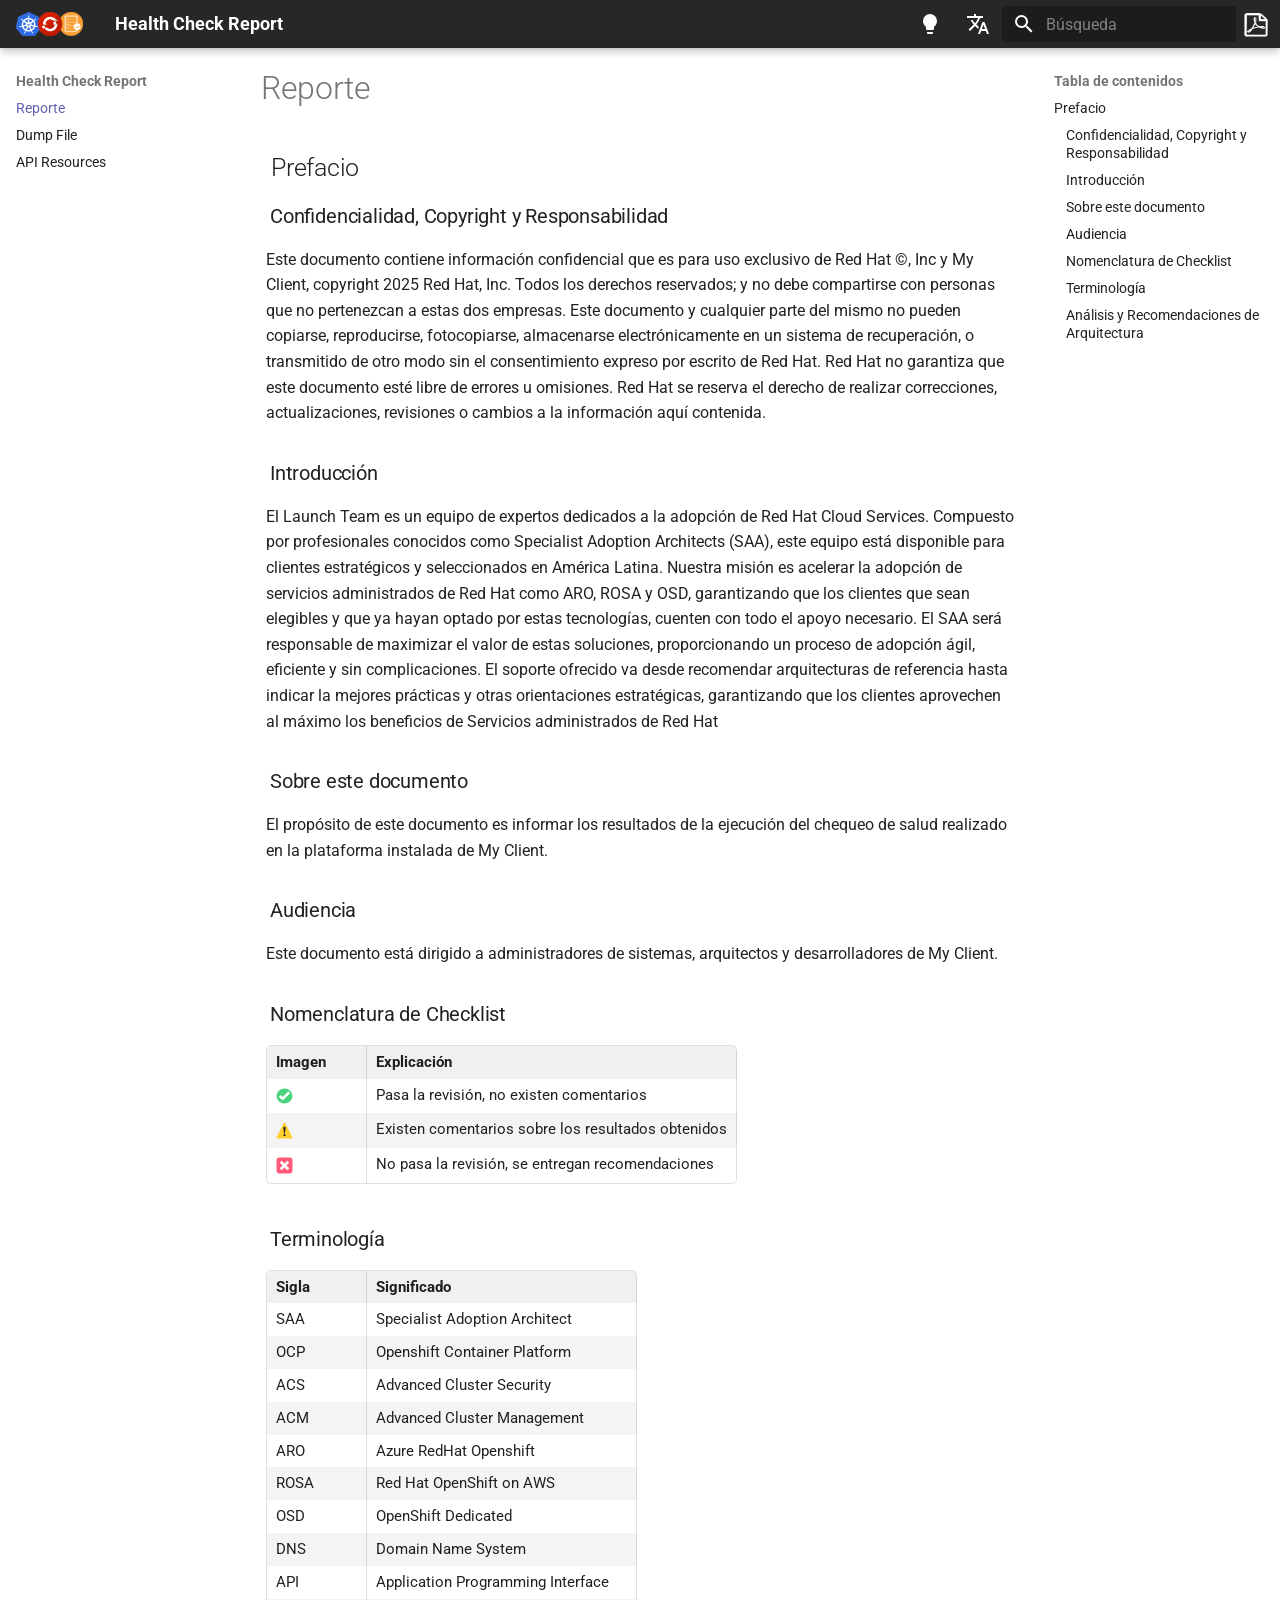
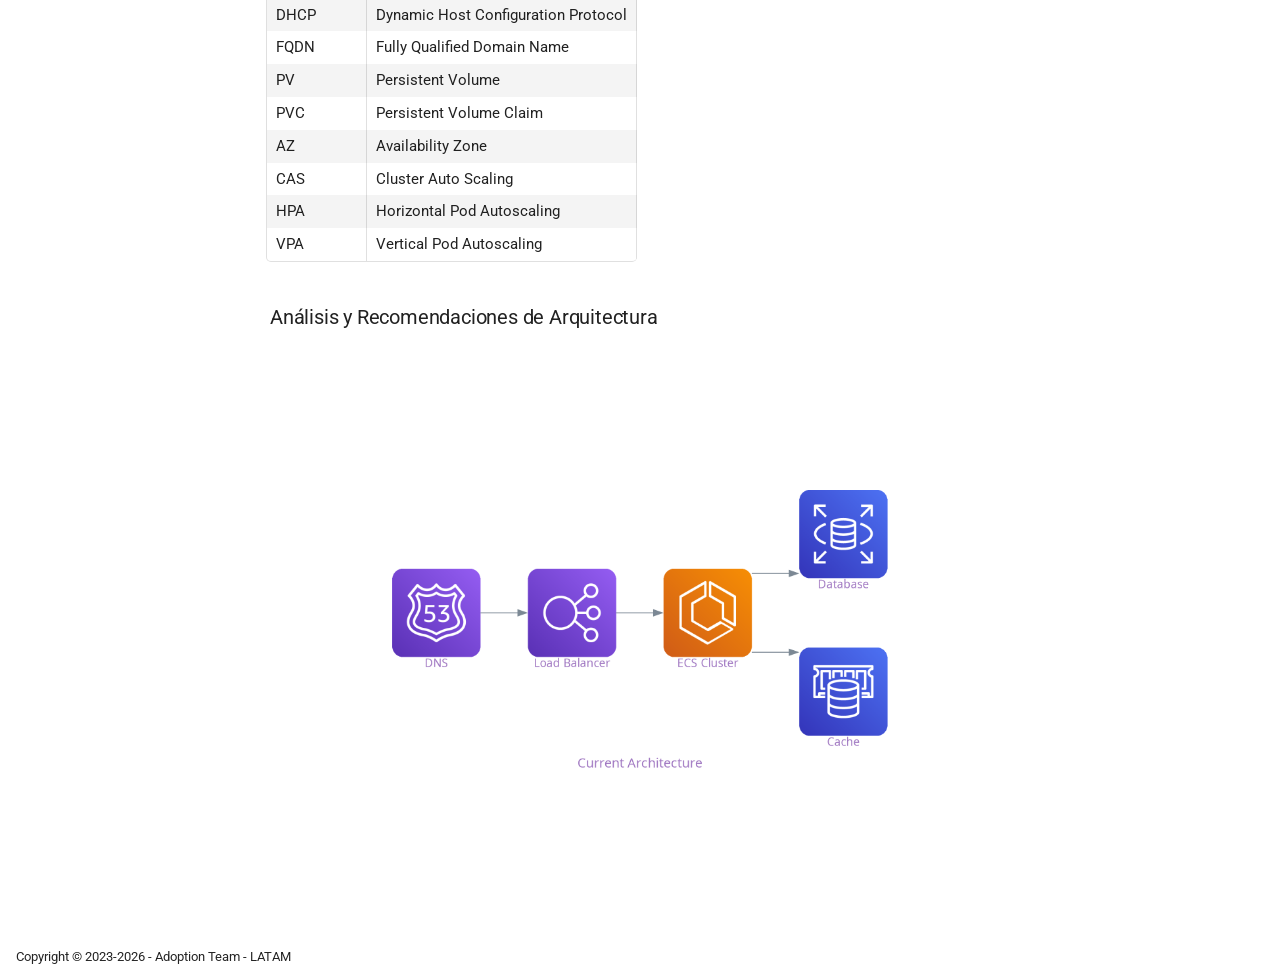
<file: mkdocs/site/es/index.html>
<!doctype html><html lang=es class=no-js> <head><meta charset=utf-8><meta name=viewport content="width=device-width,initial-scale=1"><link rel=next href=apiresources.html><link rel=icon href=../img/favicon.ico><meta name=generator content="mkdocs-1.6.1, mkdocs-material-9.6.22"><title>Reporte - Health Check Report</title><link rel=stylesheet href=../assets/stylesheets/main.84d31ad4.min.css><link rel=stylesheet href=../assets/stylesheets/palette.06af60db.min.css><style>:root{--md-admonition-icon--note:url('data:image/svg+xml;charset=utf-8,%3Csvg%20xmlns%3D%22http%3A//www.w3.org/2000/svg%22%20viewBox%3D%220%200%20448%20512%22%3E%3C%21--%21%20Font%20Awesome%20Free%207.1.0%20by%20%40fontawesome%20-%20https%3A//fontawesome.com%20License%20-%20https%3A//fontawesome.com/license/free%20%28Icons%3A%20CC%20BY%204.0%2C%20Fonts%3A%20SIL%20OFL%201.1%2C%20Code%3A%20MIT%20License%29%20Copyright%202025%20Fonticons%2C%20Inc.--%3E%3Cpath%20d%3D%22M64%20480c-35.3%200-64-28.7-64-64V96c0-35.3%2028.7-64%2064-64h320c35.3%200%2064%2028.7%2064%2064v213.5c0%2017-6.7%2033.3-18.7%2045.3L322.7%20461.3c-12%2012-28.3%2018.7-45.3%2018.7zm325.5-176H296c-13.3%200-24%2010.7-24%2024v93.5z%22/%3E%3C/svg%3E');--md-admonition-icon--abstract:url('data:image/svg+xml;charset=utf-8,%3Csvg%20xmlns%3D%22http%3A//www.w3.org/2000/svg%22%20viewBox%3D%220%200%20448%20512%22%3E%3C%21--%21%20Font%20Awesome%20Free%207.1.0%20by%20%40fontawesome%20-%20https%3A//fontawesome.com%20License%20-%20https%3A//fontawesome.com/license/free%20%28Icons%3A%20CC%20BY%204.0%2C%20Fonts%3A%20SIL%20OFL%201.1%2C%20Code%3A%20MIT%20License%29%20Copyright%202025%20Fonticons%2C%20Inc.--%3E%3Cpath%20d%3D%22M384%20512H96c-53%200-96-43-96-96V96C0%2043%2043%200%2096%200h304c26.5%200%2048%2021.5%2048%2048v288c0%2020.9-13.4%2038.7-32%2045.3V448c17.7%200%2032%2014.3%2032%2032s-14.3%2032-32%2032zM96%20384c-17.7%200-32%2014.3-32%2032s14.3%2032%2032%2032h256v-64zm32-232c0%2013.3%2010.7%2024%2024%2024h176c13.3%200%2024-10.7%2024-24s-10.7-24-24-24H152c-13.3%200-24%2010.7-24%2024m24%2072c-13.3%200-24%2010.7-24%2024s10.7%2024%2024%2024h176c13.3%200%2024-10.7%2024-24s-10.7-24-24-24z%22/%3E%3C/svg%3E');--md-admonition-icon--info:url('data:image/svg+xml;charset=utf-8,%3Csvg%20xmlns%3D%22http%3A//www.w3.org/2000/svg%22%20viewBox%3D%220%200%20512%20512%22%3E%3C%21--%21%20Font%20Awesome%20Free%207.1.0%20by%20%40fontawesome%20-%20https%3A//fontawesome.com%20License%20-%20https%3A//fontawesome.com/license/free%20%28Icons%3A%20CC%20BY%204.0%2C%20Fonts%3A%20SIL%20OFL%201.1%2C%20Code%3A%20MIT%20License%29%20Copyright%202025%20Fonticons%2C%20Inc.--%3E%3Cpath%20d%3D%22M256%20512a256%20256%200%201%200%200-512%20256%20256%200%201%200%200%20512m-32-352a32%2032%200%201%201%2064%200%2032%2032%200%201%201-64%200m-8%2064h48c13.3%200%2024%2010.7%2024%2024v88h8c13.3%200%2024%2010.7%2024%2024s-10.7%2024-24%2024h-80c-13.3%200-24-10.7-24-24s10.7-24%2024-24h24v-64h-24c-13.3%200-24-10.7-24-24s10.7-24%2024-24%22/%3E%3C/svg%3E');--md-admonition-icon--tip:url('data:image/svg+xml;charset=utf-8,%3Csvg%20xmlns%3D%22http%3A//www.w3.org/2000/svg%22%20viewBox%3D%220%200%20512%20512%22%3E%3C%21--%21%20Font%20Awesome%20Free%207.1.0%20by%20%40fontawesome%20-%20https%3A//fontawesome.com%20License%20-%20https%3A//fontawesome.com/license/free%20%28Icons%3A%20CC%20BY%204.0%2C%20Fonts%3A%20SIL%20OFL%201.1%2C%20Code%3A%20MIT%20License%29%20Copyright%202025%20Fonticons%2C%20Inc.--%3E%3Cpath%20d%3D%22M461.2%2018.9C472.7%2024%20480%2035.4%20480%2048v416c0%2012.6-7.3%2024-18.8%2029.1s-24.8%203.2-34.3-5.1l-46.6-40.7c-43.6-38.1-98.7-60.3-156.4-63V480c0%2017.7-14.3%2032-32%2032h-32c-17.7%200-32-14.3-32-32v-96C57.3%20384%200%20326.7%200%20256s57.3-128%20128-128h84.5c61.8-.2%20121.4-22.7%20167.9-63.3L427%2024c9.4-8.3%2022.9-10.2%2034.3-5.1zM224%20320v.2c70.3%202.7%20137.8%2028.5%20192%2073.4V118.3c-54.2%2044.9-121.7%2070.7-192%2073.4z%22/%3E%3C/svg%3E');--md-admonition-icon--success:url('data:image/svg+xml;charset=utf-8,%3Csvg%20xmlns%3D%22http%3A//www.w3.org/2000/svg%22%20viewBox%3D%220%200%20448%20512%22%3E%3C%21--%21%20Font%20Awesome%20Free%207.1.0%20by%20%40fontawesome%20-%20https%3A//fontawesome.com%20License%20-%20https%3A//fontawesome.com/license/free%20%28Icons%3A%20CC%20BY%204.0%2C%20Fonts%3A%20SIL%20OFL%201.1%2C%20Code%3A%20MIT%20License%29%20Copyright%202025%20Fonticons%2C%20Inc.--%3E%3Cpath%20d%3D%22M434.8%2070.1c14.3%2010.4%2017.5%2030.4%207.1%2044.7l-256%20352c-5.5%207.6-14%2012.3-23.4%2013.1s-18.5-2.7-25.1-9.3l-128-128c-12.5-12.5-12.5-32.8%200-45.3s32.8-12.5%2045.3%200l101.5%20101.5%20234-321.7c10.4-14.3%2030.4-17.5%2044.7-7.1z%22/%3E%3C/svg%3E');--md-admonition-icon--question:url('data:image/svg+xml;charset=utf-8,%3Csvg%20xmlns%3D%22http%3A//www.w3.org/2000/svg%22%20viewBox%3D%220%200%20512%20512%22%3E%3C%21--%21%20Font%20Awesome%20Free%207.1.0%20by%20%40fontawesome%20-%20https%3A//fontawesome.com%20License%20-%20https%3A//fontawesome.com/license/free%20%28Icons%3A%20CC%20BY%204.0%2C%20Fonts%3A%20SIL%20OFL%201.1%2C%20Code%3A%20MIT%20License%29%20Copyright%202025%20Fonticons%2C%20Inc.--%3E%3Cpath%20d%3D%22M256%20512a256%20256%200%201%200%200-512%20256%20256%200%201%200%200%20512m0-336c-17.7%200-32%2014.3-32%2032%200%2013.3-10.7%2024-24%2024s-24-10.7-24-24c0-44.2%2035.8-80%2080-80s80%2035.8%2080%2080c0%2047.2-36%2067.2-56%2074.5v3.8c0%2013.3-10.7%2024-24%2024s-24-10.7-24-24v-8.1c0-20.5%2014.8-35.2%2030.1-40.2%206.4-2.1%2013.2-5.5%2018.2-10.3%204.3-4.2%207.7-10%207.7-19.6%200-17.7-14.3-32-32-32zm-32%20192a32%2032%200%201%201%2064%200%2032%2032%200%201%201-64%200%22/%3E%3C/svg%3E');--md-admonition-icon--warning:url('data:image/svg+xml;charset=utf-8,%3Csvg%20xmlns%3D%22http%3A//www.w3.org/2000/svg%22%20viewBox%3D%220%200%20512%20512%22%3E%3C%21--%21%20Font%20Awesome%20Free%207.1.0%20by%20%40fontawesome%20-%20https%3A//fontawesome.com%20License%20-%20https%3A//fontawesome.com/license/free%20%28Icons%3A%20CC%20BY%204.0%2C%20Fonts%3A%20SIL%20OFL%201.1%2C%20Code%3A%20MIT%20License%29%20Copyright%202025%20Fonticons%2C%20Inc.--%3E%3Cpath%20d%3D%22M256%200c14.7%200%2028.2%208.1%2035.2%2021l216%20400c6.7%2012.4%206.4%2027.4-.8%2039.5S486.1%20480%20472%20480H40c-14.1%200-27.2-7.4-34.4-19.5s-7.5-27.1-.8-39.5l216-400c7-12.9%2020.5-21%2035.2-21m0%20352a32%2032%200%201%200%200%2064%2032%2032%200%201%200%200-64m0-192c-18.2%200-32.7%2015.5-31.4%2033.7l7.4%20104c.9%2012.5%2011.4%2022.3%2023.9%2022.3%2012.6%200%2023-9.7%2023.9-22.3l7.4-104c1.3-18.2-13.1-33.7-31.4-33.7z%22/%3E%3C/svg%3E');--md-admonition-icon--failure:url('data:image/svg+xml;charset=utf-8,%3Csvg%20xmlns%3D%22http%3A//www.w3.org/2000/svg%22%20viewBox%3D%220%200%20576%20512%22%3E%3C%21--%21%20Font%20Awesome%20Free%207.1.0%20by%20%40fontawesome%20-%20https%3A//fontawesome.com%20License%20-%20https%3A//fontawesome.com/license/free%20%28Icons%3A%20CC%20BY%204.0%2C%20Fonts%3A%20SIL%20OFL%201.1%2C%20Code%3A%20MIT%20License%29%20Copyright%202025%20Fonticons%2C%20Inc.--%3E%3Cpath%20d%3D%22M480-16c6.9%200%2013%204.4%2015.2%2010.9l13.5%2040.4%2040.4%2013.5C555.6%2051%20560%2057.1%20560%2064s-4.4%2013-10.9%2015.2l-40.4%2013.5-13.5%2040.4c-2.2%206.5-8.3%2010.9-15.2%2010.9s-13-4.4-15.2-10.9l-13.5-40.4-40.4-13.5C404.4%2077%20400%2070.9%20400%2064s4.4-13%2010.9-15.2l40.4-13.5%2013.5-40.4C467-11.6%20473.1-16%20480-16M321.4%2097.4c12.5-12.5%2032.8-12.5%2045.3%200l80%2080c12.5%2012.5%2012.5%2032.8%200%2045.3l-10.9%2010.9c7.9%2022%2012.2%2045.7%2012.2%2070.5%200%20114.9-93.1%20208-208%20208S32%20418.9%2032%20304%20125.1%2096%20240%2096c24.7%200%2048.5%204.3%2070.5%2012.3zM144%20304c0-53%2043-96%2096-96%2013.3%200%2024-10.7%2024-24s-10.7-24-24-24c-79.5%200-144%2064.5-144%20144%200%2013.3%2010.7%2024%2024%2024s24-10.7%2024-24%22/%3E%3C/svg%3E');--md-admonition-icon--danger:url('data:image/svg+xml;charset=utf-8,%3Csvg%20xmlns%3D%22http%3A//www.w3.org/2000/svg%22%20viewBox%3D%220%200%20512%20512%22%3E%3C%21--%21%20Font%20Awesome%20Free%207.1.0%20by%20%40fontawesome%20-%20https%3A//fontawesome.com%20License%20-%20https%3A//fontawesome.com/license/free%20%28Icons%3A%20CC%20BY%204.0%2C%20Fonts%3A%20SIL%20OFL%201.1%2C%20Code%3A%20MIT%20License%29%20Copyright%202025%20Fonticons%2C%20Inc.--%3E%3Cpath%20d%3D%22M416%20427.4c58.5-44%2096-111.6%2096-187.4C512%20107.5%20397.4%200%20256%200S0%20107.5%200%20240c0%2075.8%2037.5%20143.4%2096%20187.4V464c0%2026.5%2021.5%2048%2048%2048h32v-40c0-13.3%2010.7-24%2024-24s24%2010.7%2024%2024v40h64v-40c0-13.3%2010.7-24%2024-24s24%2010.7%2024%2024v40h32c26.5%200%2048-21.5%2048-48zM96%20256a64%2064%200%201%201%20128%200%2064%2064%200%201%201-128%200m256-64a64%2064%200%201%201%200%20128%2064%2064%200%201%201%200-128%22/%3E%3C/svg%3E');--md-admonition-icon--bug:url('data:image/svg+xml;charset=utf-8,%3Csvg%20xmlns%3D%22http%3A//www.w3.org/2000/svg%22%20viewBox%3D%220%200%20640%20512%22%3E%3C%21--%21%20Font%20Awesome%20Free%207.1.0%20by%20%40fontawesome%20-%20https%3A//fontawesome.com%20License%20-%20https%3A//fontawesome.com/license/free%20%28Icons%3A%20CC%20BY%204.0%2C%20Fonts%3A%20SIL%20OFL%201.1%2C%20Code%3A%20MIT%20License%29%20Copyright%202025%20Fonticons%2C%20Inc.--%3E%3Cpath%20d%3D%22M352%200c0-17.7-14.3-32-32-32s-32%2014.3-32%2032v64h-96c-53%200-96%2043-96%2096v224c0%2053%2043%2096%2096%2096h256c53%200%2096-43%2096-96V160c0-53-43-96-96-96h-96zM160%20368c0-13.3%2010.7-24%2024-24h32c13.3%200%2024%2010.7%2024%2024s-10.7%2024-24%2024h-32c-13.3%200-24-10.7-24-24m120%200c0-13.3%2010.7-24%2024-24h32c13.3%200%2024%2010.7%2024%2024s-10.7%2024-24%2024h-32c-13.3%200-24-10.7-24-24m120%200c0-13.3%2010.7-24%2024-24h32c13.3%200%2024%2010.7%2024%2024s-10.7%2024-24%2024h-32c-13.3%200-24-10.7-24-24M224%20176a48%2048%200%201%201%200%2096%2048%2048%200%201%201%200-96m144%2048a48%2048%200%201%201%2096%200%2048%2048%200%201%201-96%200m-304%200c0-17.7-14.3-32-32-32S0%20206.3%200%20224v96c0%2017.7%2014.3%2032%2032%2032s32-14.3%2032-32zm544-32c-17.7%200-32%2014.3-32%2032v96c0%2017.7%2014.3%2032%2032%2032s32-14.3%2032-32v-96c0-17.7-14.3-32-32-32%22/%3E%3C/svg%3E');--md-admonition-icon--example:url('data:image/svg+xml;charset=utf-8,%3Csvg%20xmlns%3D%22http%3A//www.w3.org/2000/svg%22%20viewBox%3D%220%200%20448%20512%22%3E%3C%21--%21%20Font%20Awesome%20Free%207.1.0%20by%20%40fontawesome%20-%20https%3A//fontawesome.com%20License%20-%20https%3A//fontawesome.com/license/free%20%28Icons%3A%20CC%20BY%204.0%2C%20Fonts%3A%20SIL%20OFL%201.1%2C%20Code%3A%20MIT%20License%29%20Copyright%202025%20Fonticons%2C%20Inc.--%3E%3Cpath%20d%3D%22M288%200H128c-17.7%200-32%2014.3-32%2032s14.3%2032%2032%2032v151.5L7.5%20426.3C2.6%20435%200%20444.7%200%20454.7%200%20486.4%2025.6%20512%2057.3%20512h333.4c31.6%200%2057.3-25.6%2057.3-57.3%200-10-2.6-19.8-7.5-28.4L320%20215.5V64c17.7%200%2032-14.3%2032-32S337.7%200%20320%200zm-96%20215.5V64h64v151.5c0%2011.1%202.9%2022.1%208.4%2031.8L306%20320H142l41.6-72.7c5.5-9.7%208.4-20.6%208.4-31.8%22/%3E%3C/svg%3E');--md-admonition-icon--quote:url('data:image/svg+xml;charset=utf-8,%3Csvg%20xmlns%3D%22http%3A//www.w3.org/2000/svg%22%20viewBox%3D%220%200%20448%20512%22%3E%3C%21--%21%20Font%20Awesome%20Free%207.1.0%20by%20%40fontawesome%20-%20https%3A//fontawesome.com%20License%20-%20https%3A//fontawesome.com/license/free%20%28Icons%3A%20CC%20BY%204.0%2C%20Fonts%3A%20SIL%20OFL%201.1%2C%20Code%3A%20MIT%20License%29%20Copyright%202025%20Fonticons%2C%20Inc.--%3E%3Cpath%20d%3D%22M0%20216C0%20149.7%2053.7%2096%20120%2096h8c17.7%200%2032%2014.3%2032%2032s-14.3%2032-32%2032h-8c-30.9%200-56%2025.1-56%2056v8h64c35.3%200%2064%2028.7%2064%2064v64c0%2035.3-28.7%2064-64%2064H64c-35.3%200-64-28.7-64-64zm256%200c0-66.3%2053.7-120%20120-120h8c17.7%200%2032%2014.3%2032%2032s-14.3%2032-32%2032h-8c-30.9%200-56%2025.1-56%2056v8h64c35.3%200%2064%2028.7%2064%2064v64c0%2035.3-28.7%2064-64%2064h-64c-35.3%200-64-28.7-64-64z%22/%3E%3C/svg%3E');}</style><script src="../assets/external/unpkg.com/iframe-worker/shim.js"></script><link rel="stylesheet" href="../assets/external/fonts.googleapis.com/css.49ea35f2.css"><style>:root{--md-text-font:"Roboto";--md-code-font:"Roboto Mono"}</style><link rel=stylesheet href=../css/extra.css><script>__md_scope=new URL("..",location),__md_hash=e=>[...e].reduce(((e,_)=>(e<<5)-e+_.charCodeAt(0)),0),__md_get=(e,_=localStorage,t=__md_scope)=>JSON.parse(_.getItem(t.pathname+"."+e)),__md_set=(e,_,t=localStorage,a=__md_scope)=>{try{t.setItem(a.pathname+"."+e,JSON.stringify(_))}catch(e){}}</script></head> <body dir=ltr data-md-color-scheme=default data-md-color-primary=red data-md-color-accent=red> <input class=md-toggle data-md-toggle=drawer type=checkbox id=__drawer autocomplete=off> <input class=md-toggle data-md-toggle=search type=checkbox id=__search autocomplete=off> <label class=md-overlay for=__drawer></label> <div data-md-component=skip> <a href=#prefacio class=md-skip> Saltar a contenido </a> </div> <div data-md-component=announce> </div> <header class="md-header md-header--shadow" data-md-component=header> <nav class="md-header__inner md-grid" aria-label=Cabecera> <a href=index.html title="Health Check Report" class="md-header__button md-logo" aria-label="Health Check Report" data-md-component=logo> <img src=../img/hcreport.png alt=logo> </a> <label class="md-header__button md-icon" for=__drawer> <svg xmlns=http://www.w3.org/2000/svg viewbox="0 0 24 24"><path d="M3 6h18v2H3zm0 5h18v2H3zm0 5h18v2H3z"/></svg> </label> <div class=md-header__title data-md-component=header-title> <div class=md-header__ellipsis> <div class=md-header__topic> <span class=md-ellipsis> Health Check Report </span> </div> <div class=md-header__topic data-md-component=header-topic> <span class=md-ellipsis> Reporte </span> </div> </div> </div> <form class=md-header__option data-md-component=palette> <input class=md-option data-md-color-media data-md-color-scheme=default data-md-color-primary=red data-md-color-accent=red aria-label="Switch to dark mode" type=radio name=__palette id=__palette_0> <label class="md-header__button md-icon" title="Switch to dark mode" for=__palette_1 hidden> <svg xmlns=http://www.w3.org/2000/svg viewbox="0 0 24 24"><path d="M12 2a7 7 0 0 0-7 7c0 2.38 1.19 4.47 3 5.74V17a1 1 0 0 0 1 1h6a1 1 0 0 0 1-1v-2.26c1.81-1.27 3-3.36 3-5.74a7 7 0 0 0-7-7M9 21a1 1 0 0 0 1 1h4a1 1 0 0 0 1-1v-1H9z"/></svg> </label> <input class=md-option data-md-color-media data-md-color-scheme=slate data-md-color-primary=hcr_black data-md-color-accent=red aria-label="Switch to light mode" type=radio name=__palette id=__palette_1> <label class="md-header__button md-icon" title="Switch to light mode" for=__palette_0 hidden> <svg xmlns=http://www.w3.org/2000/svg viewbox="0 0 24 24"><path d="M12 2a7 7 0 0 1 7 7c0 2.38-1.19 4.47-3 5.74V17a1 1 0 0 1-1 1H9a1 1 0 0 1-1-1v-2.26C6.19 13.47 5 11.38 5 9a7 7 0 0 1 7-7M9 21v-1h6v1a1 1 0 0 1-1 1h-4a1 1 0 0 1-1-1m3-17a5 5 0 0 0-5 5c0 2.05 1.23 3.81 3 4.58V16h4v-2.42c1.77-.77 3-2.53 3-4.58a5 5 0 0 0-5-5"/></svg> </label> </form> <script>var palette=__md_get("__palette");if(palette&&palette.color){if("(prefers-color-scheme)"===palette.color.media){var media=matchMedia("(prefers-color-scheme: light)"),input=document.querySelector(media.matches?"[data-md-color-media='(prefers-color-scheme: light)']":"[data-md-color-media='(prefers-color-scheme: dark)']");palette.color.media=input.getAttribute("data-md-color-media"),palette.color.scheme=input.getAttribute("data-md-color-scheme"),palette.color.primary=input.getAttribute("data-md-color-primary"),palette.color.accent=input.getAttribute("data-md-color-accent")}for(var[key,value]of Object.entries(palette.color))document.body.setAttribute("data-md-color-"+key,value)}</script> <div class=md-header__option> <div class=md-select> <button class="md-header__button md-icon" aria-label="Seleccionar idioma"> <svg xmlns=http://www.w3.org/2000/svg viewbox="0 0 24 24"><path d="m12.87 15.07-2.54-2.51.03-.03A17.5 17.5 0 0 0 14.07 6H17V4h-7V2H8v2H1v2h11.17C11.5 7.92 10.44 9.75 9 11.35 8.07 10.32 7.3 9.19 6.69 8h-2c.73 1.63 1.73 3.17 2.98 4.56l-5.09 5.02L4 19l5-5 3.11 3.11zM18.5 10h-2L12 22h2l1.12-3h4.75L21 22h2zm-2.62 7 1.62-4.33L19.12 17z"/></svg> </button> <div class=md-select__inner> <ul class=md-select__list> <li class=md-select__item> <a href=../index.html hreflang=en class=md-select__link> English </a> </li> <li class=md-select__item> <a href=../pt/index.html hreflang=pt class=md-select__link> Português </a> </li> <li class=md-select__item> <a href=index.html hreflang=es class=md-select__link> Español </a> </li> </ul> </div> </div> </div> <label class="md-header__button md-icon" for=__search> <svg xmlns=http://www.w3.org/2000/svg viewbox="0 0 24 24"><path d="M9.5 3A6.5 6.5 0 0 1 16 9.5c0 1.61-.59 3.09-1.56 4.23l.27.27h.79l5 5-1.5 1.5-5-5v-.79l-.27-.27A6.52 6.52 0 0 1 9.5 16 6.5 6.5 0 0 1 3 9.5 6.5 6.5 0 0 1 9.5 3m0 2C7 5 5 7 5 9.5S7 14 9.5 14 14 12 14 9.5 12 5 9.5 5"/></svg> </label> <div class=md-search data-md-component=search role=dialog> <label class=md-search__overlay for=__search></label> <div class=md-search__inner role=search> <form class=md-search__form name=search> <input type=text class=md-search__input name=query aria-label=Búsqueda placeholder=Búsqueda autocapitalize=off autocorrect=off autocomplete=off spellcheck=false data-md-component=search-query required> <label class="md-search__icon md-icon" for=__search> <svg xmlns=http://www.w3.org/2000/svg viewbox="0 0 24 24"><path d="M9.5 3A6.5 6.5 0 0 1 16 9.5c0 1.61-.59 3.09-1.56 4.23l.27.27h.79l5 5-1.5 1.5-5-5v-.79l-.27-.27A6.52 6.52 0 0 1 9.5 16 6.5 6.5 0 0 1 3 9.5 6.5 6.5 0 0 1 9.5 3m0 2C7 5 5 7 5 9.5S7 14 9.5 14 14 12 14 9.5 12 5 9.5 5"/></svg> <svg xmlns=http://www.w3.org/2000/svg viewbox="0 0 24 24"><path d="M20 11v2H8l5.5 5.5-1.42 1.42L4.16 12l7.92-7.92L13.5 5.5 8 11z"/></svg> </label> <nav class=md-search__options aria-label=Buscar> <button type=reset class="md-search__icon md-icon" title=Limpiar aria-label=Limpiar tabindex=-1> <svg xmlns=http://www.w3.org/2000/svg viewbox="0 0 24 24"><path d="M19 6.41 17.59 5 12 10.59 6.41 5 5 6.41 10.59 12 5 17.59 6.41 19 12 13.41 17.59 19 19 17.59 13.41 12z"/></svg> </button> </nav> <div class=md-search__suggest data-md-component=search-suggest></div> </form> <div class=md-search__output> <div class=md-search__scrollwrap tabindex=0 data-md-scrollfix> <div class=md-search-result data-md-component=search-result> <div class=md-search-result__meta> Inicializando búsqueda </div> <ol class=md-search-result__list role=presentation></ol> </div> </div> </div> </div> </div> <a href=../es/site.pdf><img style="margin: 3px 5px 0px 5px;" src=../img/pdf.png width=30 height=30></a> </nav> </header> <div class=md-container data-md-component=container> <main class=md-main data-md-component=main> <div class="md-main__inner md-grid"> <div class="md-sidebar md-sidebar--primary" data-md-component=sidebar data-md-type=navigation> <div class=md-sidebar__scrollwrap> <div class=md-sidebar__inner> <nav class="md-nav md-nav--primary" aria-label=Navegación data-md-level=0> <label class=md-nav__title for=__drawer> <a href=index.html title="Health Check Report" class="md-nav__button md-logo" aria-label="Health Check Report" data-md-component=logo> <img src=../img/hcreport.png alt=logo> </a> Health Check Report </label> <ul class=md-nav__list data-md-scrollfix> <li class="md-nav__item md-nav__item--active"> <input class="md-nav__toggle md-toggle" type=checkbox id=__toc> <label class="md-nav__link md-nav__link--active" for=__toc> <span class=md-ellipsis> Reporte </span> <span class="md-nav__icon md-icon"></span> </label> <a href=index.html class="md-nav__link md-nav__link--active"> <span class=md-ellipsis> Reporte </span> </a> <nav class="md-nav md-nav--secondary" aria-label="Tabla de contenidos"> <label class=md-nav__title for=__toc> <span class="md-nav__icon md-icon"></span> Tabla de contenidos </label> <ul class=md-nav__list data-md-component=toc data-md-scrollfix> <li class=md-nav__item> <a href=#prefacio class=md-nav__link> <span class=md-ellipsis> Prefacio </span> </a> <nav class=md-nav aria-label=Prefacio> <ul class=md-nav__list> <li class=md-nav__item> <a href=#confidencialidad-copyright-y-responsabilidad class=md-nav__link> <span class=md-ellipsis> Confidencialidad, Copyright y Responsabilidad </span> </a> </li> <li class=md-nav__item> <a href=#introduccion class=md-nav__link> <span class=md-ellipsis> Introducción </span> </a> </li> <li class=md-nav__item> <a href=#sobre-este-documento class=md-nav__link> <span class=md-ellipsis> Sobre este documento </span> </a> </li> <li class=md-nav__item> <a href=#audiencia class=md-nav__link> <span class=md-ellipsis> Audiencia </span> </a> </li> <li class=md-nav__item> <a href=#nomenclatura-de-checklist class=md-nav__link> <span class=md-ellipsis> Nomenclatura de Checklist </span> </a> </li> <li class=md-nav__item> <a href=#terminologia class=md-nav__link> <span class=md-ellipsis> Terminología </span> </a> </li> <li class=md-nav__item> <a href=#analisis-y-recomendaciones-de-arquitectura class=md-nav__link> <span class=md-ellipsis> Análisis y Recomendaciones de Arquitectura </span> </a> </li> </ul> </nav> </li> </ul> </nav> </li> <li class=md-nav__item> <a href=../hcreport.json.gz class=md-nav__link> <span class=md-ellipsis> Dump File </span> </a> </li> <li class=md-nav__item> <a href=apiresources.html class=md-nav__link> <span class=md-ellipsis> API Resources </span> </a> </li> </ul> </nav> </div> </div> </div> <div class="md-sidebar md-sidebar--secondary" data-md-component=sidebar data-md-type=toc> <div class=md-sidebar__scrollwrap> <div class=md-sidebar__inner> <nav class="md-nav md-nav--secondary" aria-label="Tabla de contenidos"> <label class=md-nav__title for=__toc> <span class="md-nav__icon md-icon"></span> Tabla de contenidos </label> <ul class=md-nav__list data-md-component=toc data-md-scrollfix> <li class=md-nav__item> <a href=#prefacio class=md-nav__link> <span class=md-ellipsis> Prefacio </span> </a> <nav class=md-nav aria-label=Prefacio> <ul class=md-nav__list> <li class=md-nav__item> <a href=#confidencialidad-copyright-y-responsabilidad class=md-nav__link> <span class=md-ellipsis> Confidencialidad, Copyright y Responsabilidad </span> </a> </li> <li class=md-nav__item> <a href=#introduccion class=md-nav__link> <span class=md-ellipsis> Introducción </span> </a> </li> <li class=md-nav__item> <a href=#sobre-este-documento class=md-nav__link> <span class=md-ellipsis> Sobre este documento </span> </a> </li> <li class=md-nav__item> <a href=#audiencia class=md-nav__link> <span class=md-ellipsis> Audiencia </span> </a> </li> <li class=md-nav__item> <a href=#nomenclatura-de-checklist class=md-nav__link> <span class=md-ellipsis> Nomenclatura de Checklist </span> </a> </li> <li class=md-nav__item> <a href=#terminologia class=md-nav__link> <span class=md-ellipsis> Terminología </span> </a> </li> <li class=md-nav__item> <a href=#analisis-y-recomendaciones-de-arquitectura class=md-nav__link> <span class=md-ellipsis> Análisis y Recomendaciones de Arquitectura </span> </a> </li> </ul> </nav> </li> </ul> </nav> </div> </div> </div> <div class=md-content data-md-component=content> <article class="md-content__inner md-typeset"> <h1>Reporte</h1> <h2 id=prefacio>Prefacio<a class=headerlink href=#prefacio title="Permanent link">&para;</a></h2> <h3 id=confidencialidad-copyright-y-responsabilidad>Confidencialidad, Copyright y Responsabilidad<a class=headerlink href=#confidencialidad-copyright-y-responsabilidad title="Permanent link">&para;</a></h3> <p>Este documento contiene información confidencial que es para uso exclusivo de Red Hat ©, Inc y My Client, copyright 2025 Red Hat, Inc. Todos los derechos reservados; y no debe compartirse con personas que no pertenezcan a estas dos empresas. Este documento y cualquier parte del mismo no pueden copiarse, reproducirse, fotocopiarse, almacenarse electrónicamente en un sistema de recuperación, o transmitido de otro modo sin el consentimiento expreso por escrito de Red Hat. Red Hat no garantiza que este documento esté libre de errores u omisiones. Red Hat se reserva el derecho de realizar correcciones, actualizaciones, revisiones o cambios a la información aquí contenida.</p> <h3 id=introduccion>Introducción<a class=headerlink href=#introduccion title="Permanent link">&para;</a></h3> <p>El Launch Team es un equipo de expertos dedicados a la adopción de Red Hat Cloud Services. Compuesto por profesionales conocidos como Specialist Adoption Architects (SAA), este equipo está disponible para clientes estratégicos y seleccionados en América Latina. Nuestra misión es acelerar la adopción de servicios administrados de Red Hat como ARO, ROSA y OSD, garantizando que los clientes que sean elegibles y que ya hayan optado por estas tecnologías, cuenten con todo el apoyo necesario. El SAA será responsable de maximizar el valor de estas soluciones, proporcionando un proceso de adopción ágil, eficiente y sin complicaciones. El soporte ofrecido va desde recomendar arquitecturas de referencia hasta indicar la mejores prácticas y otras orientaciones estratégicas, garantizando que los clientes aprovechen al máximo los beneficios de Servicios administrados de Red Hat</p> <h3 id=sobre-este-documento>Sobre este documento<a class=headerlink href=#sobre-este-documento title="Permanent link">&para;</a></h3> <p>El propósito de este documento es informar los resultados de la ejecución del chequeo de salud realizado en la plataforma instalada de My Client.</p> <h3 id=audiencia>Audiencia<a class=headerlink href=#audiencia title="Permanent link">&para;</a></h3> <p>Este documento está dirigido a administradores de sistemas, arquitectos y desarrolladores de My Client.</p> <h3 id=nomenclatura-de-checklist>Nomenclatura de Checklist<a class=headerlink href=#nomenclatura-de-checklist title="Permanent link">&para;</a></h3> <table> <thead> <tr> <th>Imagen</th> <th>Explicación</th> </tr> </thead> <tbody> <tr> <td><img alt="✅" class="emojione" src="../assets/external/cdnjs.cloudflare.com/ajax/libs/emojione/2.2.7/assets/svg/2705.svg" title=":white_check_mark:"></td> <td>Pasa la revisión, no existen comentarios</td> </tr> <tr> <td><img alt="⚠️" class="emojione" src="../assets/external/cdnjs.cloudflare.com/ajax/libs/emojione/2.2.7/assets/svg/26a0.svg" title=":warning:"></td> <td>Existen comentarios sobre los resultados obtenidos</td> </tr> <tr> <td><img alt="❎" class="emojione color_red" src="../assets/external/cdnjs.cloudflare.com/ajax/libs/emojione/2.2.7/assets/svg/274e.svg" title=":negative_squared_cross_mark:"></td> <td>No pasa la revisión, se entregan recomendaciones</td> </tr> </tbody> </table> <h3 id=terminologia>Terminología<a class=headerlink href=#terminologia title="Permanent link">&para;</a></h3> <table> <thead> <tr> <th>Sigla</th> <th>Significado</th> </tr> </thead> <tbody> <tr> <td>SAA</td> <td>Specialist Adoption Architect</td> </tr> <tr> <td>OCP</td> <td>Openshift Container Platform</td> </tr> <tr> <td>ACS</td> <td>Advanced Cluster Security</td> </tr> <tr> <td>ACM</td> <td>Advanced Cluster Management</td> </tr> <tr> <td>ARO</td> <td>Azure RedHat Openshift</td> </tr> <tr> <td>ROSA</td> <td>Red Hat OpenShift on AWS</td> </tr> <tr> <td>OSD</td> <td>OpenShift Dedicated</td> </tr> <tr> <td>DNS</td> <td>Domain Name System</td> </tr> <tr> <td>API</td> <td>Application Programming Interface</td> </tr> <tr> <td>DHCP</td> <td>Dynamic Host Configuration Protocol</td> </tr> <tr> <td>FQDN</td> <td>Fully Qualified Domain Name</td> </tr> <tr> <td>PV</td> <td>Persistent Volume</td> </tr> <tr> <td>PVC</td> <td>Persistent Volume Claim</td> </tr> <tr> <td>AZ</td> <td>Availability Zone</td> </tr> <tr> <td>CAS</td> <td>Cluster Auto Scaling</td> </tr> <tr> <td>HPA</td> <td>Horizontal Pod Autoscaling</td> </tr> <tr> <td>VPA</td> <td>Vertical Pod Autoscaling</td> </tr> </tbody> </table> <h3 id=analisis-y-recomendaciones-de-arquitectura>Análisis y Recomendaciones de Arquitectura<a class=headerlink href=#analisis-y-recomendaciones-de-arquitectura title="Permanent link">&para;</a></h3> <p><img alt="current architecture" src=img/architecture.png></p> </article> </div> <script>var target=document.getElementById(location.hash.slice(1));target&&target.name&&(target.checked=target.name.startsWith("__tabbed_"))</script> </div> </main> <footer class=md-footer> <div class="md-footer-meta md-typeset" id=hcr_footer> <div class="md-footer-meta__inner md-grid"> <div class=md-copyright> <div class=md-copyright__highlight> Copyright &copy; 2023-2026 - Adoption Team - LATAM </div> </div> </div> </div> </footer> </div> <div class=md-dialog data-md-component=dialog> <div class="md-dialog__inner md-typeset"></div> </div> <script id=__config type=application/json>{"base": "..", "features": ["content.code.copy", "search.suggest", "navigation.path", "navigation.indexes"], "search": "../assets/javascripts/workers/search.973d3a69.min.js", "tags": null, "translations": {"clipboard.copied": "Copiado al portapapeles", "clipboard.copy": "Copiar al portapapeles", "search.result.more.one": "1 m\u00e1s en esta p\u00e1gina", "search.result.more.other": "# m\u00e1s en esta p\u00e1gina", "search.result.none": "No se encontraron documentos", "search.result.one": "1 documento encontrado", "search.result.other": "# documentos encontrados", "search.result.placeholder": "Teclee para comenzar b\u00fasqueda", "search.result.term.missing": "Falta", "select.version": "Seleccionar versi\u00f3n"}, "version": null}</script> <script src=../assets/javascripts/bundle.f55a23d4.min.js></script> <script src="../assets/external/unpkg.com/mermaid@11/dist/mermaid.min.js"></script> </body> </html>
</file>
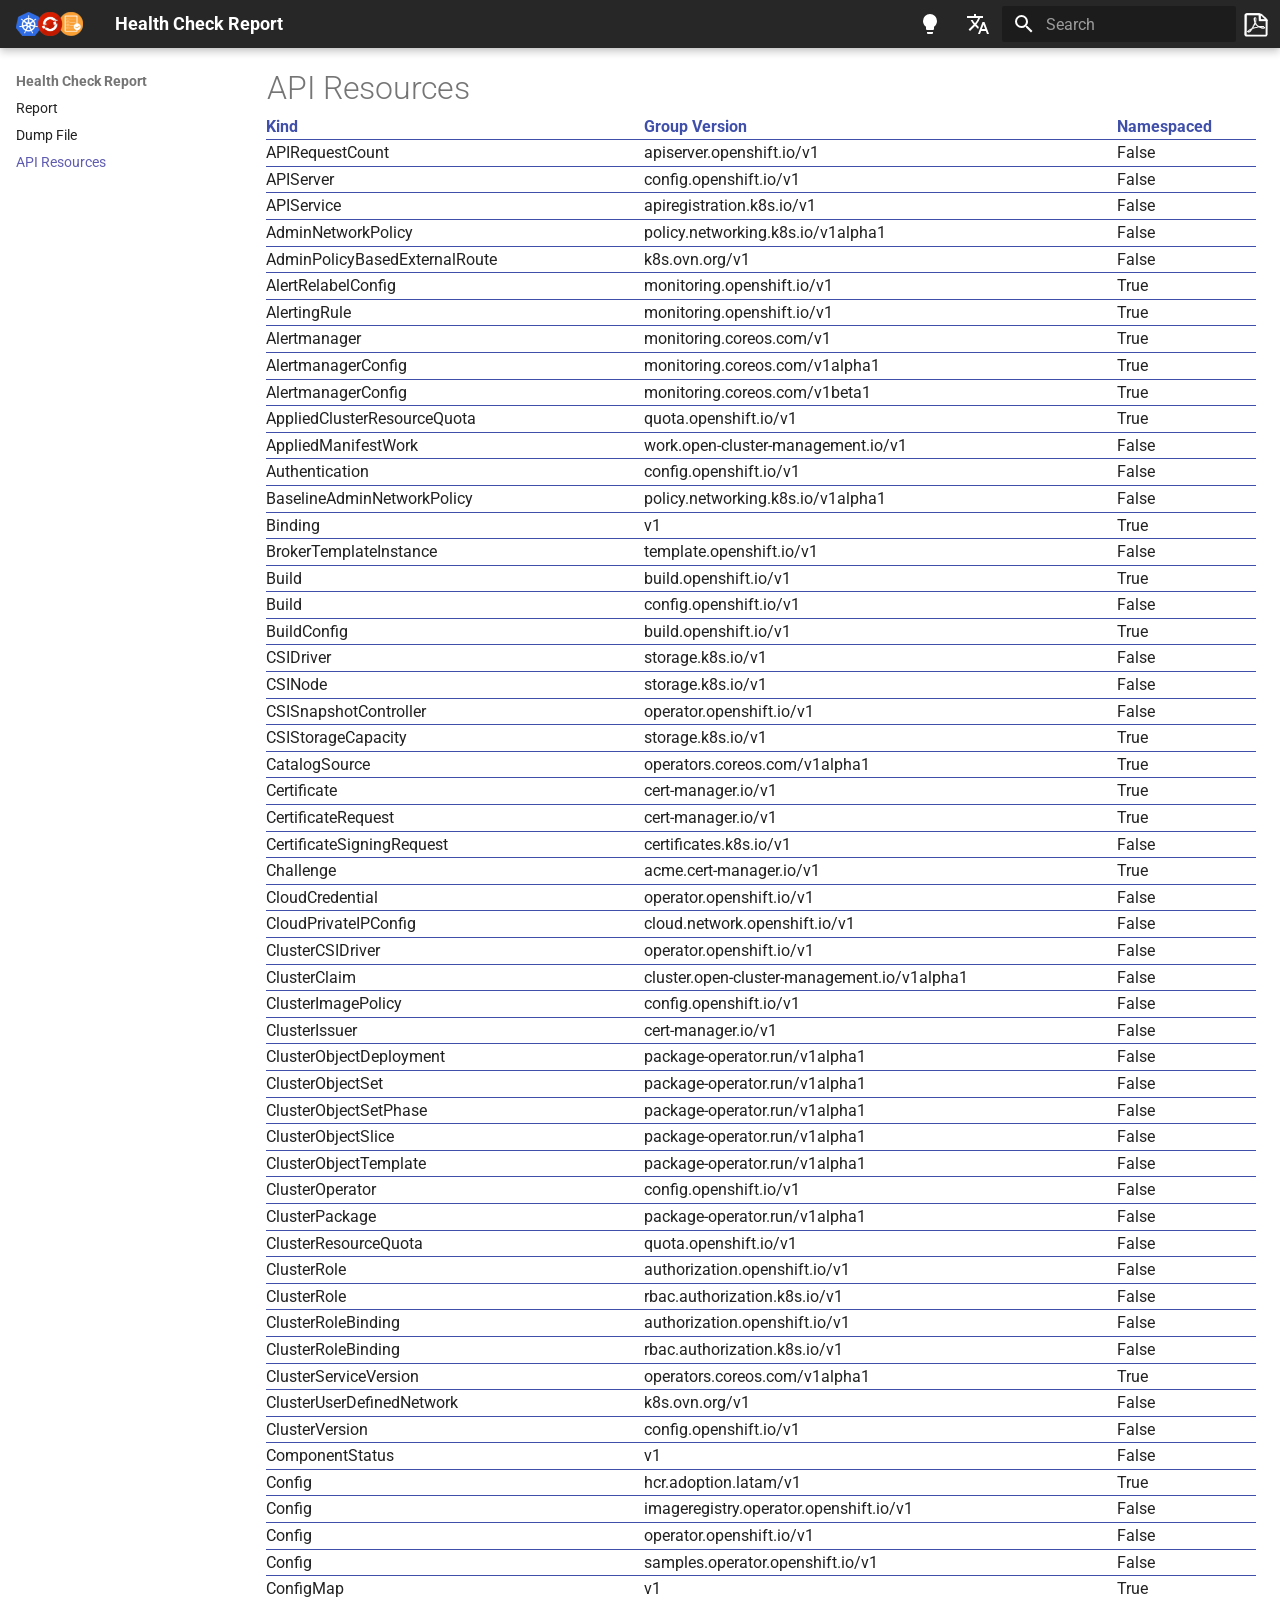
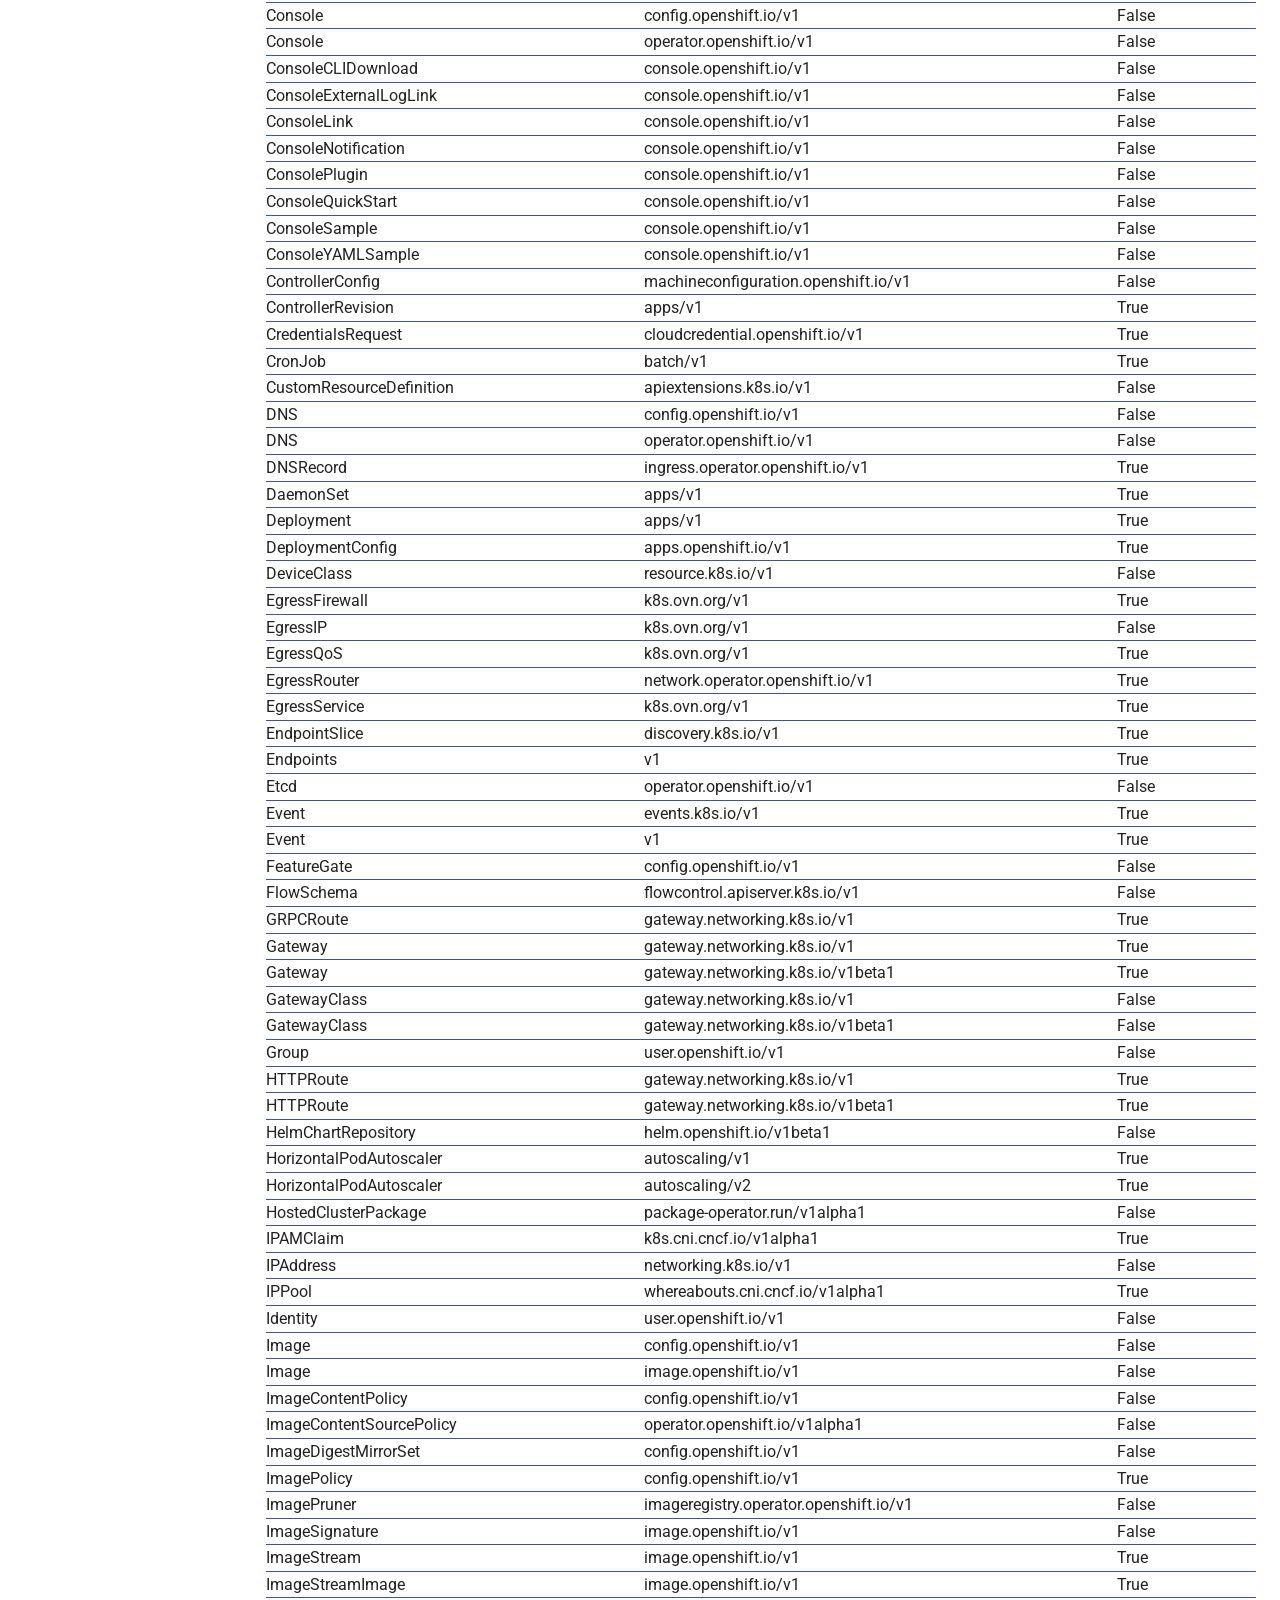
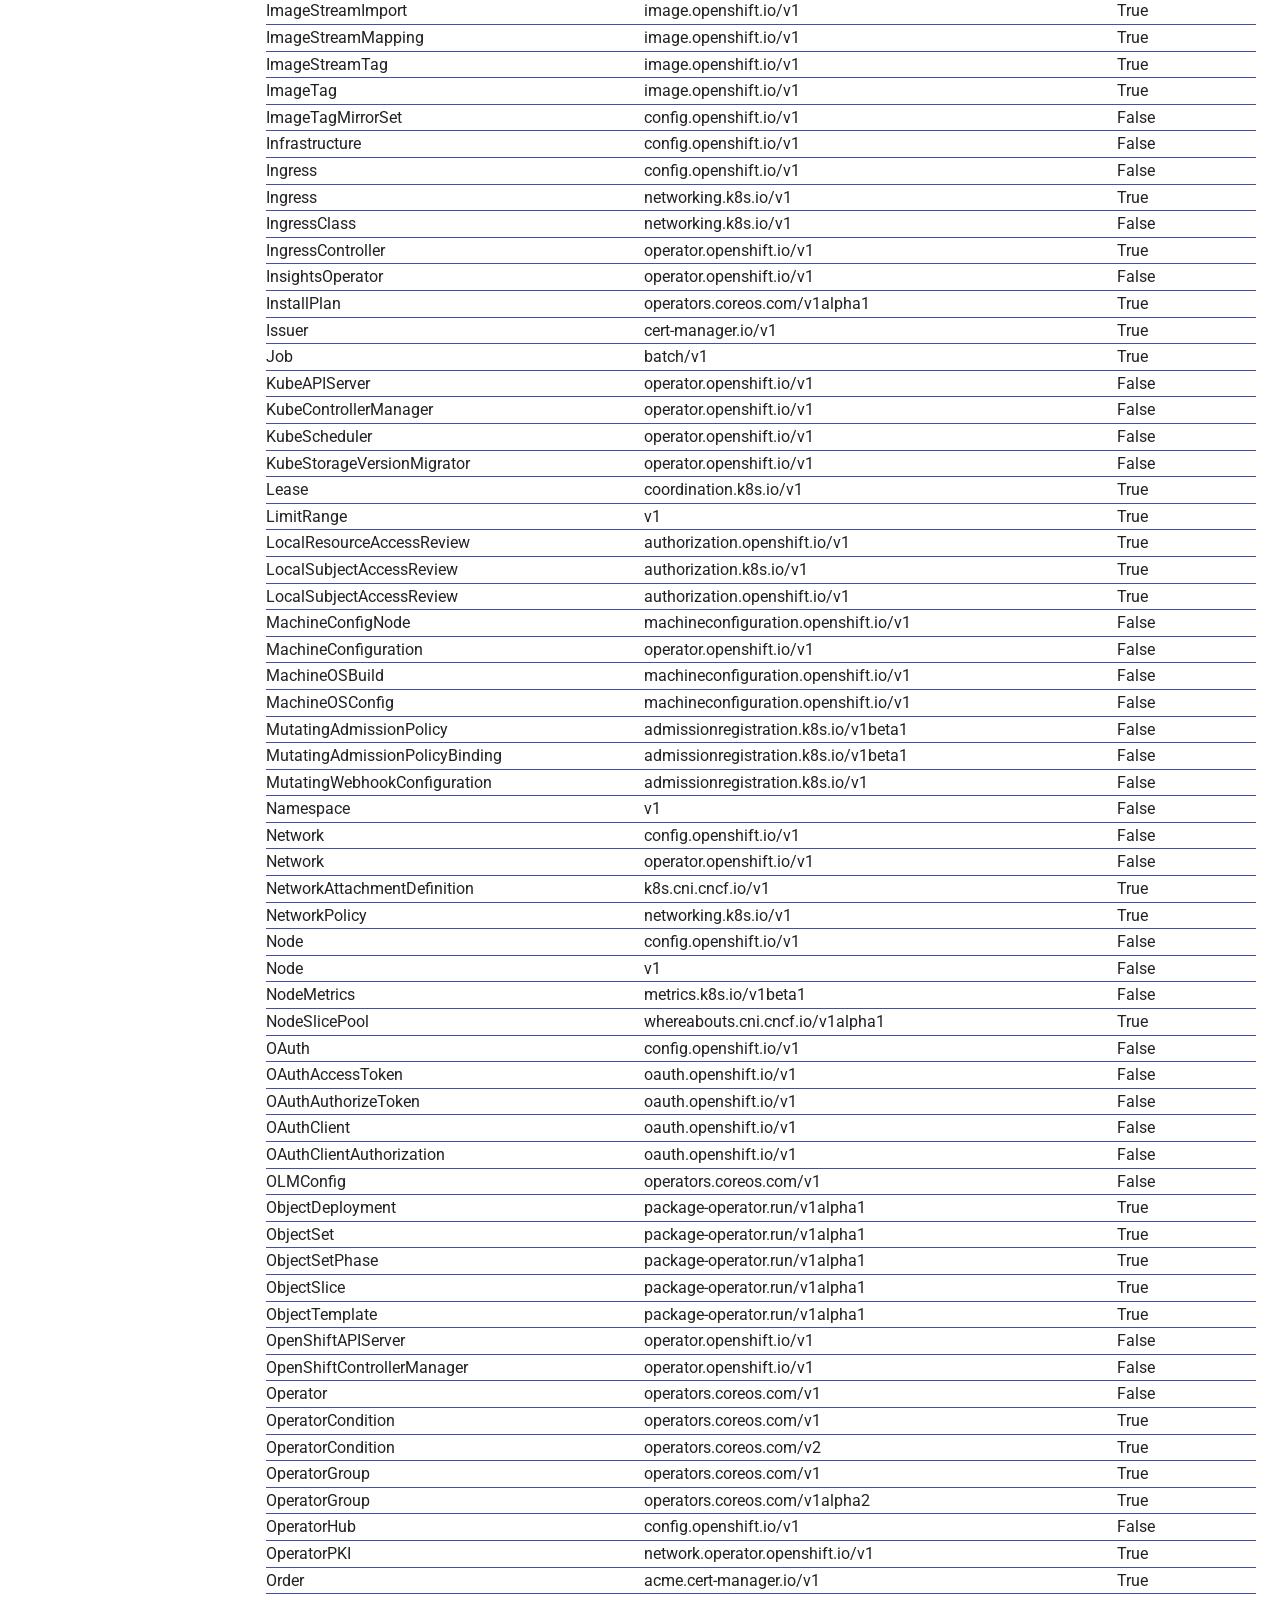
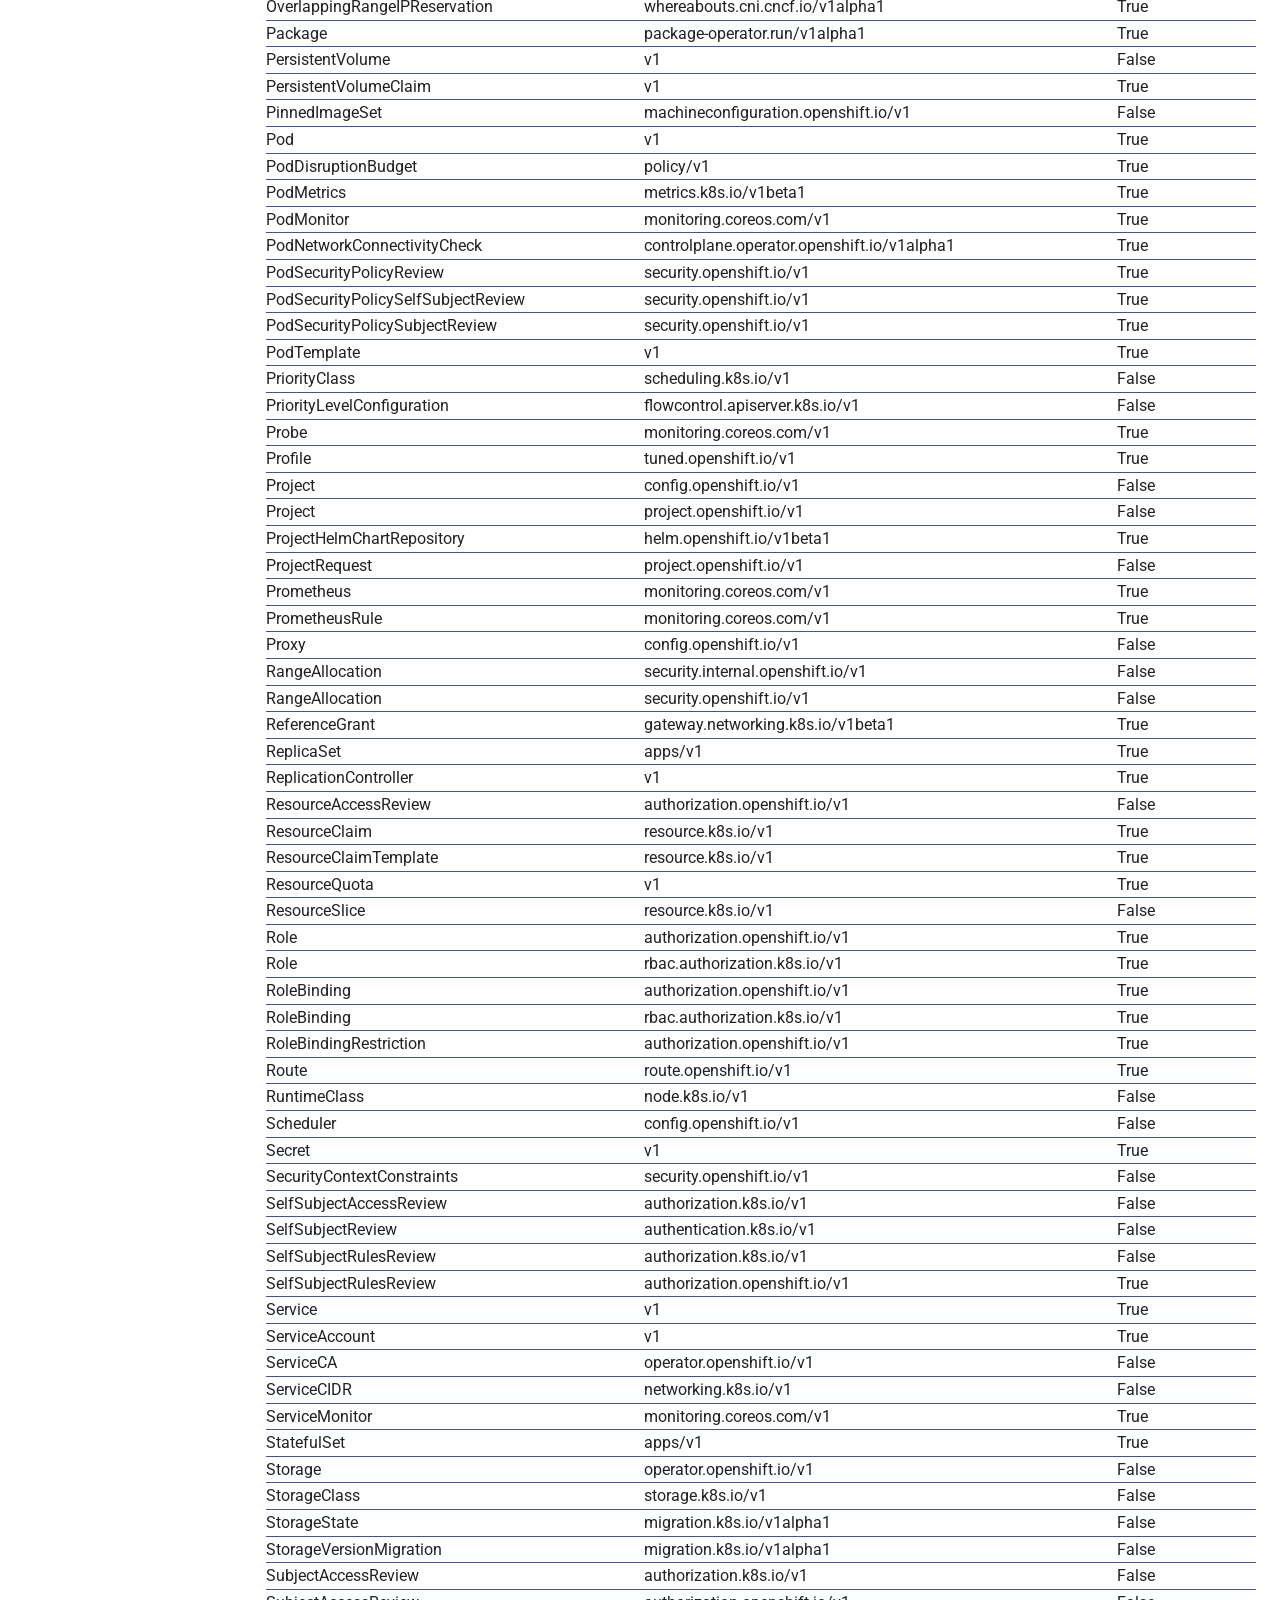
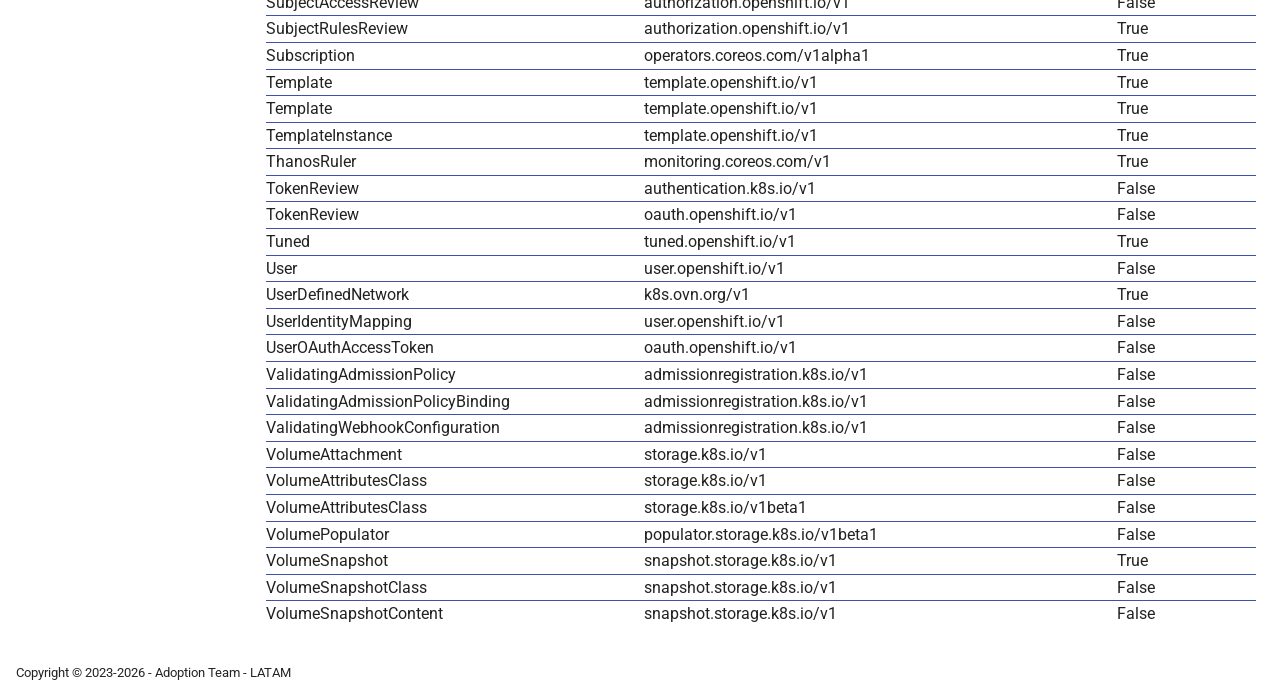
<file: mkdocs/site/apiresources.html>
<!doctype html><html lang=en class=no-js> <head><meta charset=utf-8><meta name=viewport content="width=device-width,initial-scale=1"><link rel=prev href=index.html><link rel=icon href=img/favicon.ico><meta name=generator content="mkdocs-1.6.1, mkdocs-material-9.6.22"><title>API Resources - Health Check Report</title><link rel=stylesheet href=assets/stylesheets/main.84d31ad4.min.css><link rel=stylesheet href=assets/stylesheets/palette.06af60db.min.css><style>:root{--md-admonition-icon--note:url('data:image/svg+xml;charset=utf-8,%3Csvg%20xmlns%3D%22http%3A//www.w3.org/2000/svg%22%20viewBox%3D%220%200%20448%20512%22%3E%3C%21--%21%20Font%20Awesome%20Free%207.1.0%20by%20%40fontawesome%20-%20https%3A//fontawesome.com%20License%20-%20https%3A//fontawesome.com/license/free%20%28Icons%3A%20CC%20BY%204.0%2C%20Fonts%3A%20SIL%20OFL%201.1%2C%20Code%3A%20MIT%20License%29%20Copyright%202025%20Fonticons%2C%20Inc.--%3E%3Cpath%20d%3D%22M64%20480c-35.3%200-64-28.7-64-64V96c0-35.3%2028.7-64%2064-64h320c35.3%200%2064%2028.7%2064%2064v213.5c0%2017-6.7%2033.3-18.7%2045.3L322.7%20461.3c-12%2012-28.3%2018.7-45.3%2018.7zm325.5-176H296c-13.3%200-24%2010.7-24%2024v93.5z%22/%3E%3C/svg%3E');--md-admonition-icon--abstract:url('data:image/svg+xml;charset=utf-8,%3Csvg%20xmlns%3D%22http%3A//www.w3.org/2000/svg%22%20viewBox%3D%220%200%20448%20512%22%3E%3C%21--%21%20Font%20Awesome%20Free%207.1.0%20by%20%40fontawesome%20-%20https%3A//fontawesome.com%20License%20-%20https%3A//fontawesome.com/license/free%20%28Icons%3A%20CC%20BY%204.0%2C%20Fonts%3A%20SIL%20OFL%201.1%2C%20Code%3A%20MIT%20License%29%20Copyright%202025%20Fonticons%2C%20Inc.--%3E%3Cpath%20d%3D%22M384%20512H96c-53%200-96-43-96-96V96C0%2043%2043%200%2096%200h304c26.5%200%2048%2021.5%2048%2048v288c0%2020.9-13.4%2038.7-32%2045.3V448c17.7%200%2032%2014.3%2032%2032s-14.3%2032-32%2032zM96%20384c-17.7%200-32%2014.3-32%2032s14.3%2032%2032%2032h256v-64zm32-232c0%2013.3%2010.7%2024%2024%2024h176c13.3%200%2024-10.7%2024-24s-10.7-24-24-24H152c-13.3%200-24%2010.7-24%2024m24%2072c-13.3%200-24%2010.7-24%2024s10.7%2024%2024%2024h176c13.3%200%2024-10.7%2024-24s-10.7-24-24-24z%22/%3E%3C/svg%3E');--md-admonition-icon--info:url('data:image/svg+xml;charset=utf-8,%3Csvg%20xmlns%3D%22http%3A//www.w3.org/2000/svg%22%20viewBox%3D%220%200%20512%20512%22%3E%3C%21--%21%20Font%20Awesome%20Free%207.1.0%20by%20%40fontawesome%20-%20https%3A//fontawesome.com%20License%20-%20https%3A//fontawesome.com/license/free%20%28Icons%3A%20CC%20BY%204.0%2C%20Fonts%3A%20SIL%20OFL%201.1%2C%20Code%3A%20MIT%20License%29%20Copyright%202025%20Fonticons%2C%20Inc.--%3E%3Cpath%20d%3D%22M256%20512a256%20256%200%201%200%200-512%20256%20256%200%201%200%200%20512m-32-352a32%2032%200%201%201%2064%200%2032%2032%200%201%201-64%200m-8%2064h48c13.3%200%2024%2010.7%2024%2024v88h8c13.3%200%2024%2010.7%2024%2024s-10.7%2024-24%2024h-80c-13.3%200-24-10.7-24-24s10.7-24%2024-24h24v-64h-24c-13.3%200-24-10.7-24-24s10.7-24%2024-24%22/%3E%3C/svg%3E');--md-admonition-icon--tip:url('data:image/svg+xml;charset=utf-8,%3Csvg%20xmlns%3D%22http%3A//www.w3.org/2000/svg%22%20viewBox%3D%220%200%20512%20512%22%3E%3C%21--%21%20Font%20Awesome%20Free%207.1.0%20by%20%40fontawesome%20-%20https%3A//fontawesome.com%20License%20-%20https%3A//fontawesome.com/license/free%20%28Icons%3A%20CC%20BY%204.0%2C%20Fonts%3A%20SIL%20OFL%201.1%2C%20Code%3A%20MIT%20License%29%20Copyright%202025%20Fonticons%2C%20Inc.--%3E%3Cpath%20d%3D%22M461.2%2018.9C472.7%2024%20480%2035.4%20480%2048v416c0%2012.6-7.3%2024-18.8%2029.1s-24.8%203.2-34.3-5.1l-46.6-40.7c-43.6-38.1-98.7-60.3-156.4-63V480c0%2017.7-14.3%2032-32%2032h-32c-17.7%200-32-14.3-32-32v-96C57.3%20384%200%20326.7%200%20256s57.3-128%20128-128h84.5c61.8-.2%20121.4-22.7%20167.9-63.3L427%2024c9.4-8.3%2022.9-10.2%2034.3-5.1zM224%20320v.2c70.3%202.7%20137.8%2028.5%20192%2073.4V118.3c-54.2%2044.9-121.7%2070.7-192%2073.4z%22/%3E%3C/svg%3E');--md-admonition-icon--success:url('data:image/svg+xml;charset=utf-8,%3Csvg%20xmlns%3D%22http%3A//www.w3.org/2000/svg%22%20viewBox%3D%220%200%20448%20512%22%3E%3C%21--%21%20Font%20Awesome%20Free%207.1.0%20by%20%40fontawesome%20-%20https%3A//fontawesome.com%20License%20-%20https%3A//fontawesome.com/license/free%20%28Icons%3A%20CC%20BY%204.0%2C%20Fonts%3A%20SIL%20OFL%201.1%2C%20Code%3A%20MIT%20License%29%20Copyright%202025%20Fonticons%2C%20Inc.--%3E%3Cpath%20d%3D%22M434.8%2070.1c14.3%2010.4%2017.5%2030.4%207.1%2044.7l-256%20352c-5.5%207.6-14%2012.3-23.4%2013.1s-18.5-2.7-25.1-9.3l-128-128c-12.5-12.5-12.5-32.8%200-45.3s32.8-12.5%2045.3%200l101.5%20101.5%20234-321.7c10.4-14.3%2030.4-17.5%2044.7-7.1z%22/%3E%3C/svg%3E');--md-admonition-icon--question:url('data:image/svg+xml;charset=utf-8,%3Csvg%20xmlns%3D%22http%3A//www.w3.org/2000/svg%22%20viewBox%3D%220%200%20512%20512%22%3E%3C%21--%21%20Font%20Awesome%20Free%207.1.0%20by%20%40fontawesome%20-%20https%3A//fontawesome.com%20License%20-%20https%3A//fontawesome.com/license/free%20%28Icons%3A%20CC%20BY%204.0%2C%20Fonts%3A%20SIL%20OFL%201.1%2C%20Code%3A%20MIT%20License%29%20Copyright%202025%20Fonticons%2C%20Inc.--%3E%3Cpath%20d%3D%22M256%20512a256%20256%200%201%200%200-512%20256%20256%200%201%200%200%20512m0-336c-17.7%200-32%2014.3-32%2032%200%2013.3-10.7%2024-24%2024s-24-10.7-24-24c0-44.2%2035.8-80%2080-80s80%2035.8%2080%2080c0%2047.2-36%2067.2-56%2074.5v3.8c0%2013.3-10.7%2024-24%2024s-24-10.7-24-24v-8.1c0-20.5%2014.8-35.2%2030.1-40.2%206.4-2.1%2013.2-5.5%2018.2-10.3%204.3-4.2%207.7-10%207.7-19.6%200-17.7-14.3-32-32-32zm-32%20192a32%2032%200%201%201%2064%200%2032%2032%200%201%201-64%200%22/%3E%3C/svg%3E');--md-admonition-icon--warning:url('data:image/svg+xml;charset=utf-8,%3Csvg%20xmlns%3D%22http%3A//www.w3.org/2000/svg%22%20viewBox%3D%220%200%20512%20512%22%3E%3C%21--%21%20Font%20Awesome%20Free%207.1.0%20by%20%40fontawesome%20-%20https%3A//fontawesome.com%20License%20-%20https%3A//fontawesome.com/license/free%20%28Icons%3A%20CC%20BY%204.0%2C%20Fonts%3A%20SIL%20OFL%201.1%2C%20Code%3A%20MIT%20License%29%20Copyright%202025%20Fonticons%2C%20Inc.--%3E%3Cpath%20d%3D%22M256%200c14.7%200%2028.2%208.1%2035.2%2021l216%20400c6.7%2012.4%206.4%2027.4-.8%2039.5S486.1%20480%20472%20480H40c-14.1%200-27.2-7.4-34.4-19.5s-7.5-27.1-.8-39.5l216-400c7-12.9%2020.5-21%2035.2-21m0%20352a32%2032%200%201%200%200%2064%2032%2032%200%201%200%200-64m0-192c-18.2%200-32.7%2015.5-31.4%2033.7l7.4%20104c.9%2012.5%2011.4%2022.3%2023.9%2022.3%2012.6%200%2023-9.7%2023.9-22.3l7.4-104c1.3-18.2-13.1-33.7-31.4-33.7z%22/%3E%3C/svg%3E');--md-admonition-icon--failure:url('data:image/svg+xml;charset=utf-8,%3Csvg%20xmlns%3D%22http%3A//www.w3.org/2000/svg%22%20viewBox%3D%220%200%20576%20512%22%3E%3C%21--%21%20Font%20Awesome%20Free%207.1.0%20by%20%40fontawesome%20-%20https%3A//fontawesome.com%20License%20-%20https%3A//fontawesome.com/license/free%20%28Icons%3A%20CC%20BY%204.0%2C%20Fonts%3A%20SIL%20OFL%201.1%2C%20Code%3A%20MIT%20License%29%20Copyright%202025%20Fonticons%2C%20Inc.--%3E%3Cpath%20d%3D%22M480-16c6.9%200%2013%204.4%2015.2%2010.9l13.5%2040.4%2040.4%2013.5C555.6%2051%20560%2057.1%20560%2064s-4.4%2013-10.9%2015.2l-40.4%2013.5-13.5%2040.4c-2.2%206.5-8.3%2010.9-15.2%2010.9s-13-4.4-15.2-10.9l-13.5-40.4-40.4-13.5C404.4%2077%20400%2070.9%20400%2064s4.4-13%2010.9-15.2l40.4-13.5%2013.5-40.4C467-11.6%20473.1-16%20480-16M321.4%2097.4c12.5-12.5%2032.8-12.5%2045.3%200l80%2080c12.5%2012.5%2012.5%2032.8%200%2045.3l-10.9%2010.9c7.9%2022%2012.2%2045.7%2012.2%2070.5%200%20114.9-93.1%20208-208%20208S32%20418.9%2032%20304%20125.1%2096%20240%2096c24.7%200%2048.5%204.3%2070.5%2012.3zM144%20304c0-53%2043-96%2096-96%2013.3%200%2024-10.7%2024-24s-10.7-24-24-24c-79.5%200-144%2064.5-144%20144%200%2013.3%2010.7%2024%2024%2024s24-10.7%2024-24%22/%3E%3C/svg%3E');--md-admonition-icon--danger:url('data:image/svg+xml;charset=utf-8,%3Csvg%20xmlns%3D%22http%3A//www.w3.org/2000/svg%22%20viewBox%3D%220%200%20512%20512%22%3E%3C%21--%21%20Font%20Awesome%20Free%207.1.0%20by%20%40fontawesome%20-%20https%3A//fontawesome.com%20License%20-%20https%3A//fontawesome.com/license/free%20%28Icons%3A%20CC%20BY%204.0%2C%20Fonts%3A%20SIL%20OFL%201.1%2C%20Code%3A%20MIT%20License%29%20Copyright%202025%20Fonticons%2C%20Inc.--%3E%3Cpath%20d%3D%22M416%20427.4c58.5-44%2096-111.6%2096-187.4C512%20107.5%20397.4%200%20256%200S0%20107.5%200%20240c0%2075.8%2037.5%20143.4%2096%20187.4V464c0%2026.5%2021.5%2048%2048%2048h32v-40c0-13.3%2010.7-24%2024-24s24%2010.7%2024%2024v40h64v-40c0-13.3%2010.7-24%2024-24s24%2010.7%2024%2024v40h32c26.5%200%2048-21.5%2048-48zM96%20256a64%2064%200%201%201%20128%200%2064%2064%200%201%201-128%200m256-64a64%2064%200%201%201%200%20128%2064%2064%200%201%201%200-128%22/%3E%3C/svg%3E');--md-admonition-icon--bug:url('data:image/svg+xml;charset=utf-8,%3Csvg%20xmlns%3D%22http%3A//www.w3.org/2000/svg%22%20viewBox%3D%220%200%20640%20512%22%3E%3C%21--%21%20Font%20Awesome%20Free%207.1.0%20by%20%40fontawesome%20-%20https%3A//fontawesome.com%20License%20-%20https%3A//fontawesome.com/license/free%20%28Icons%3A%20CC%20BY%204.0%2C%20Fonts%3A%20SIL%20OFL%201.1%2C%20Code%3A%20MIT%20License%29%20Copyright%202025%20Fonticons%2C%20Inc.--%3E%3Cpath%20d%3D%22M352%200c0-17.7-14.3-32-32-32s-32%2014.3-32%2032v64h-96c-53%200-96%2043-96%2096v224c0%2053%2043%2096%2096%2096h256c53%200%2096-43%2096-96V160c0-53-43-96-96-96h-96zM160%20368c0-13.3%2010.7-24%2024-24h32c13.3%200%2024%2010.7%2024%2024s-10.7%2024-24%2024h-32c-13.3%200-24-10.7-24-24m120%200c0-13.3%2010.7-24%2024-24h32c13.3%200%2024%2010.7%2024%2024s-10.7%2024-24%2024h-32c-13.3%200-24-10.7-24-24m120%200c0-13.3%2010.7-24%2024-24h32c13.3%200%2024%2010.7%2024%2024s-10.7%2024-24%2024h-32c-13.3%200-24-10.7-24-24M224%20176a48%2048%200%201%201%200%2096%2048%2048%200%201%201%200-96m144%2048a48%2048%200%201%201%2096%200%2048%2048%200%201%201-96%200m-304%200c0-17.7-14.3-32-32-32S0%20206.3%200%20224v96c0%2017.7%2014.3%2032%2032%2032s32-14.3%2032-32zm544-32c-17.7%200-32%2014.3-32%2032v96c0%2017.7%2014.3%2032%2032%2032s32-14.3%2032-32v-96c0-17.7-14.3-32-32-32%22/%3E%3C/svg%3E');--md-admonition-icon--example:url('data:image/svg+xml;charset=utf-8,%3Csvg%20xmlns%3D%22http%3A//www.w3.org/2000/svg%22%20viewBox%3D%220%200%20448%20512%22%3E%3C%21--%21%20Font%20Awesome%20Free%207.1.0%20by%20%40fontawesome%20-%20https%3A//fontawesome.com%20License%20-%20https%3A//fontawesome.com/license/free%20%28Icons%3A%20CC%20BY%204.0%2C%20Fonts%3A%20SIL%20OFL%201.1%2C%20Code%3A%20MIT%20License%29%20Copyright%202025%20Fonticons%2C%20Inc.--%3E%3Cpath%20d%3D%22M288%200H128c-17.7%200-32%2014.3-32%2032s14.3%2032%2032%2032v151.5L7.5%20426.3C2.6%20435%200%20444.7%200%20454.7%200%20486.4%2025.6%20512%2057.3%20512h333.4c31.6%200%2057.3-25.6%2057.3-57.3%200-10-2.6-19.8-7.5-28.4L320%20215.5V64c17.7%200%2032-14.3%2032-32S337.7%200%20320%200zm-96%20215.5V64h64v151.5c0%2011.1%202.9%2022.1%208.4%2031.8L306%20320H142l41.6-72.7c5.5-9.7%208.4-20.6%208.4-31.8%22/%3E%3C/svg%3E');--md-admonition-icon--quote:url('data:image/svg+xml;charset=utf-8,%3Csvg%20xmlns%3D%22http%3A//www.w3.org/2000/svg%22%20viewBox%3D%220%200%20448%20512%22%3E%3C%21--%21%20Font%20Awesome%20Free%207.1.0%20by%20%40fontawesome%20-%20https%3A//fontawesome.com%20License%20-%20https%3A//fontawesome.com/license/free%20%28Icons%3A%20CC%20BY%204.0%2C%20Fonts%3A%20SIL%20OFL%201.1%2C%20Code%3A%20MIT%20License%29%20Copyright%202025%20Fonticons%2C%20Inc.--%3E%3Cpath%20d%3D%22M0%20216C0%20149.7%2053.7%2096%20120%2096h8c17.7%200%2032%2014.3%2032%2032s-14.3%2032-32%2032h-8c-30.9%200-56%2025.1-56%2056v8h64c35.3%200%2064%2028.7%2064%2064v64c0%2035.3-28.7%2064-64%2064H64c-35.3%200-64-28.7-64-64zm256%200c0-66.3%2053.7-120%20120-120h8c17.7%200%2032%2014.3%2032%2032s-14.3%2032-32%2032h-8c-30.9%200-56%2025.1-56%2056v8h64c35.3%200%2064%2028.7%2064%2064v64c0%2035.3-28.7%2064-64%2064h-64c-35.3%200-64-28.7-64-64z%22/%3E%3C/svg%3E');}</style><script src="assets/external/unpkg.com/iframe-worker/shim.js"></script><link rel="stylesheet" href="assets/external/fonts.googleapis.com/css.49ea35f2.css"><style>:root{--md-text-font:"Roboto";--md-code-font:"Roboto Mono"}</style><link rel=stylesheet href=css/extra.css><script>__md_scope=new URL(".",location),__md_hash=e=>[...e].reduce(((e,_)=>(e<<5)-e+_.charCodeAt(0)),0),__md_get=(e,_=localStorage,t=__md_scope)=>JSON.parse(_.getItem(t.pathname+"."+e)),__md_set=(e,_,t=localStorage,a=__md_scope)=>{try{t.setItem(a.pathname+"."+e,JSON.stringify(_))}catch(e){}}</script></head> <body dir=ltr data-md-color-scheme=default data-md-color-primary=red data-md-color-accent=red> <input class=md-toggle data-md-toggle=drawer type=checkbox id=__drawer autocomplete=off> <input class=md-toggle data-md-toggle=search type=checkbox id=__search autocomplete=off> <label class=md-overlay for=__drawer></label> <div data-md-component=skip> <a href=#api-resources class=md-skip> Skip to content </a> </div> <div data-md-component=announce> </div> <header class="md-header md-header--shadow" data-md-component=header> <nav class="md-header__inner md-grid" aria-label=Header> <a href=index.html title="Health Check Report" class="md-header__button md-logo" aria-label="Health Check Report" data-md-component=logo> <img src=img/hcreport.png alt=logo> </a> <label class="md-header__button md-icon" for=__drawer> <svg xmlns=http://www.w3.org/2000/svg viewbox="0 0 24 24"><path d="M3 6h18v2H3zm0 5h18v2H3zm0 5h18v2H3z"/></svg> </label> <div class=md-header__title data-md-component=header-title> <div class=md-header__ellipsis> <div class=md-header__topic> <span class=md-ellipsis> Health Check Report </span> </div> <div class=md-header__topic data-md-component=header-topic> <span class=md-ellipsis> API Resources </span> </div> </div> </div> <form class=md-header__option data-md-component=palette> <input class=md-option data-md-color-media data-md-color-scheme=default data-md-color-primary=red data-md-color-accent=red aria-label="Switch to dark mode" type=radio name=__palette id=__palette_0> <label class="md-header__button md-icon" title="Switch to dark mode" for=__palette_1 hidden> <svg xmlns=http://www.w3.org/2000/svg viewbox="0 0 24 24"><path d="M12 2a7 7 0 0 0-7 7c0 2.38 1.19 4.47 3 5.74V17a1 1 0 0 0 1 1h6a1 1 0 0 0 1-1v-2.26c1.81-1.27 3-3.36 3-5.74a7 7 0 0 0-7-7M9 21a1 1 0 0 0 1 1h4a1 1 0 0 0 1-1v-1H9z"/></svg> </label> <input class=md-option data-md-color-media data-md-color-scheme=slate data-md-color-primary=hcr_black data-md-color-accent=red aria-label="Switch to light mode" type=radio name=__palette id=__palette_1> <label class="md-header__button md-icon" title="Switch to light mode" for=__palette_0 hidden> <svg xmlns=http://www.w3.org/2000/svg viewbox="0 0 24 24"><path d="M12 2a7 7 0 0 1 7 7c0 2.38-1.19 4.47-3 5.74V17a1 1 0 0 1-1 1H9a1 1 0 0 1-1-1v-2.26C6.19 13.47 5 11.38 5 9a7 7 0 0 1 7-7M9 21v-1h6v1a1 1 0 0 1-1 1h-4a1 1 0 0 1-1-1m3-17a5 5 0 0 0-5 5c0 2.05 1.23 3.81 3 4.58V16h4v-2.42c1.77-.77 3-2.53 3-4.58a5 5 0 0 0-5-5"/></svg> </label> </form> <script>var palette=__md_get("__palette");if(palette&&palette.color){if("(prefers-color-scheme)"===palette.color.media){var media=matchMedia("(prefers-color-scheme: light)"),input=document.querySelector(media.matches?"[data-md-color-media='(prefers-color-scheme: light)']":"[data-md-color-media='(prefers-color-scheme: dark)']");palette.color.media=input.getAttribute("data-md-color-media"),palette.color.scheme=input.getAttribute("data-md-color-scheme"),palette.color.primary=input.getAttribute("data-md-color-primary"),palette.color.accent=input.getAttribute("data-md-color-accent")}for(var[key,value]of Object.entries(palette.color))document.body.setAttribute("data-md-color-"+key,value)}</script> <div class=md-header__option> <div class=md-select> <button class="md-header__button md-icon" aria-label="Select language"> <svg xmlns=http://www.w3.org/2000/svg viewbox="0 0 24 24"><path d="m12.87 15.07-2.54-2.51.03-.03A17.5 17.5 0 0 0 14.07 6H17V4h-7V2H8v2H1v2h11.17C11.5 7.92 10.44 9.75 9 11.35 8.07 10.32 7.3 9.19 6.69 8h-2c.73 1.63 1.73 3.17 2.98 4.56l-5.09 5.02L4 19l5-5 3.11 3.11zM18.5 10h-2L12 22h2l1.12-3h4.75L21 22h2zm-2.62 7 1.62-4.33L19.12 17z"/></svg> </button> <div class=md-select__inner> <ul class=md-select__list> <li class=md-select__item> <a href=apiresources.html hreflang=en class=md-select__link> English </a> </li> <li class=md-select__item> <a href=pt/apiresources.html hreflang=pt class=md-select__link> Português </a> </li> <li class=md-select__item> <a href=es/apiresources.html hreflang=es class=md-select__link> Español </a> </li> </ul> </div> </div> </div> <label class="md-header__button md-icon" for=__search> <svg xmlns=http://www.w3.org/2000/svg viewbox="0 0 24 24"><path d="M9.5 3A6.5 6.5 0 0 1 16 9.5c0 1.61-.59 3.09-1.56 4.23l.27.27h.79l5 5-1.5 1.5-5-5v-.79l-.27-.27A6.52 6.52 0 0 1 9.5 16 6.5 6.5 0 0 1 3 9.5 6.5 6.5 0 0 1 9.5 3m0 2C7 5 5 7 5 9.5S7 14 9.5 14 14 12 14 9.5 12 5 9.5 5"/></svg> </label> <div class=md-search data-md-component=search role=dialog> <label class=md-search__overlay for=__search></label> <div class=md-search__inner role=search> <form class=md-search__form name=search> <input type=text class=md-search__input name=query aria-label=Search placeholder=Search autocapitalize=off autocorrect=off autocomplete=off spellcheck=false data-md-component=search-query required> <label class="md-search__icon md-icon" for=__search> <svg xmlns=http://www.w3.org/2000/svg viewbox="0 0 24 24"><path d="M9.5 3A6.5 6.5 0 0 1 16 9.5c0 1.61-.59 3.09-1.56 4.23l.27.27h.79l5 5-1.5 1.5-5-5v-.79l-.27-.27A6.52 6.52 0 0 1 9.5 16 6.5 6.5 0 0 1 3 9.5 6.5 6.5 0 0 1 9.5 3m0 2C7 5 5 7 5 9.5S7 14 9.5 14 14 12 14 9.5 12 5 9.5 5"/></svg> <svg xmlns=http://www.w3.org/2000/svg viewbox="0 0 24 24"><path d="M20 11v2H8l5.5 5.5-1.42 1.42L4.16 12l7.92-7.92L13.5 5.5 8 11z"/></svg> </label> <nav class=md-search__options aria-label=Search> <button type=reset class="md-search__icon md-icon" title=Clear aria-label=Clear tabindex=-1> <svg xmlns=http://www.w3.org/2000/svg viewbox="0 0 24 24"><path d="M19 6.41 17.59 5 12 10.59 6.41 5 5 6.41 10.59 12 5 17.59 6.41 19 12 13.41 17.59 19 19 17.59 13.41 12z"/></svg> </button> </nav> <div class=md-search__suggest data-md-component=search-suggest></div> </form> <div class=md-search__output> <div class=md-search__scrollwrap tabindex=0 data-md-scrollfix> <div class=md-search-result data-md-component=search-result> <div class=md-search-result__meta> Initializing search </div> <ol class=md-search-result__list role=presentation></ol> </div> </div> </div> </div> </div> <a href=./site.pdf><img style="margin: 3px 5px 0px 5px;" src=./img/pdf.png width=30 height=30></a> </nav> </header> <div class=md-container data-md-component=container> <main class=md-main data-md-component=main> <div class="md-main__inner md-grid"> <div class="md-sidebar md-sidebar--primary" data-md-component=sidebar data-md-type=navigation> <div class=md-sidebar__scrollwrap> <div class=md-sidebar__inner> <nav class="md-nav md-nav--primary" aria-label=Navigation data-md-level=0> <label class=md-nav__title for=__drawer> <a href=index.html title="Health Check Report" class="md-nav__button md-logo" aria-label="Health Check Report" data-md-component=logo> <img src=img/hcreport.png alt=logo> </a> Health Check Report </label> <ul class=md-nav__list data-md-scrollfix> <li class=md-nav__item> <a href=index.html class=md-nav__link> <span class=md-ellipsis> Report </span> </a> </li> <li class=md-nav__item> <a href=hcreport.json.gz class=md-nav__link> <span class=md-ellipsis> Dump File </span> </a> </li> <li class="md-nav__item md-nav__item--active"> <input class="md-nav__toggle md-toggle" type=checkbox id=__toc> <a href=apiresources.html class="md-nav__link md-nav__link--active"> <span class=md-ellipsis> API Resources </span> </a> </li> </ul> </nav> </div> </div> </div> <div class="md-sidebar md-sidebar--secondary" data-md-component=sidebar data-md-type=toc> <div class=md-sidebar__scrollwrap> <div class=md-sidebar__inner> <nav class="md-nav md-nav--secondary" aria-label="Table of contents"> </nav> </div> </div> </div> <div class=md-content data-md-component=content> <article class="md-content__inner md-typeset"> <h1 id=api-resources>API Resources<a class=headerlink href=#api-resources title="Permanent link">&para;</a></h1> <div style="display: table; border-collapse: collapse; width: 100%"> <div style="display: table-row"> <div style="display: table-cell; font-weight: bold; color: #4050AA">Kind</div> <div style="display: table-cell; font-weight: bold; color: #4050AA">Group Version</div> <div style="display: table-cell; font-weight: bold; color: #4050AA">Namespaced</div> </div> <div style="display: table-row"> <div style="display: table-cell; border-top: 1px solid #4050AA">APIRequestCount</div> <div style="display: table-cell; border-top: 1px solid #4050AA">apiserver.openshift.io/v1</div> <div style="display: table-cell; border-top: 1px solid #4050AA">False</div> </div> <div style="display: table-row"> <div style="display: table-cell; border-top: 1px solid #4050AA">APIServer</div> <div style="display: table-cell; border-top: 1px solid #4050AA">config.openshift.io/v1</div> <div style="display: table-cell; border-top: 1px solid #4050AA">False</div> </div> <div style="display: table-row"> <div style="display: table-cell; border-top: 1px solid #4050AA">APIService</div> <div style="display: table-cell; border-top: 1px solid #4050AA">apiregistration.k8s.io/v1</div> <div style="display: table-cell; border-top: 1px solid #4050AA">False</div> </div> <div style="display: table-row"> <div style="display: table-cell; border-top: 1px solid #4050AA">AdminNetworkPolicy</div> <div style="display: table-cell; border-top: 1px solid #4050AA">policy.networking.k8s.io/v1alpha1</div> <div style="display: table-cell; border-top: 1px solid #4050AA">False</div> </div> <div style="display: table-row"> <div style="display: table-cell; border-top: 1px solid #4050AA">AdminPolicyBasedExternalRoute</div> <div style="display: table-cell; border-top: 1px solid #4050AA">k8s.ovn.org/v1</div> <div style="display: table-cell; border-top: 1px solid #4050AA">False</div> </div> <div style="display: table-row"> <div style="display: table-cell; border-top: 1px solid #4050AA">AlertRelabelConfig</div> <div style="display: table-cell; border-top: 1px solid #4050AA">monitoring.openshift.io/v1</div> <div style="display: table-cell; border-top: 1px solid #4050AA">True</div> </div> <div style="display: table-row"> <div style="display: table-cell; border-top: 1px solid #4050AA">AlertingRule</div> <div style="display: table-cell; border-top: 1px solid #4050AA">monitoring.openshift.io/v1</div> <div style="display: table-cell; border-top: 1px solid #4050AA">True</div> </div> <div style="display: table-row"> <div style="display: table-cell; border-top: 1px solid #4050AA">Alertmanager</div> <div style="display: table-cell; border-top: 1px solid #4050AA">monitoring.coreos.com/v1</div> <div style="display: table-cell; border-top: 1px solid #4050AA">True</div> </div> <div style="display: table-row"> <div style="display: table-cell; border-top: 1px solid #4050AA">AlertmanagerConfig</div> <div style="display: table-cell; border-top: 1px solid #4050AA">monitoring.coreos.com/v1alpha1</div> <div style="display: table-cell; border-top: 1px solid #4050AA">True</div> </div> <div style="display: table-row"> <div style="display: table-cell; border-top: 1px solid #4050AA">AlertmanagerConfig</div> <div style="display: table-cell; border-top: 1px solid #4050AA">monitoring.coreos.com/v1beta1</div> <div style="display: table-cell; border-top: 1px solid #4050AA">True</div> </div> <div style="display: table-row"> <div style="display: table-cell; border-top: 1px solid #4050AA">AppliedClusterResourceQuota</div> <div style="display: table-cell; border-top: 1px solid #4050AA">quota.openshift.io/v1</div> <div style="display: table-cell; border-top: 1px solid #4050AA">True</div> </div> <div style="display: table-row"> <div style="display: table-cell; border-top: 1px solid #4050AA">AppliedManifestWork</div> <div style="display: table-cell; border-top: 1px solid #4050AA">work.open-cluster-management.io/v1</div> <div style="display: table-cell; border-top: 1px solid #4050AA">False</div> </div> <div style="display: table-row"> <div style="display: table-cell; border-top: 1px solid #4050AA">Authentication</div> <div style="display: table-cell; border-top: 1px solid #4050AA">config.openshift.io/v1</div> <div style="display: table-cell; border-top: 1px solid #4050AA">False</div> </div> <div style="display: table-row"> <div style="display: table-cell; border-top: 1px solid #4050AA">BaselineAdminNetworkPolicy</div> <div style="display: table-cell; border-top: 1px solid #4050AA">policy.networking.k8s.io/v1alpha1</div> <div style="display: table-cell; border-top: 1px solid #4050AA">False</div> </div> <div style="display: table-row"> <div style="display: table-cell; border-top: 1px solid #4050AA">Binding</div> <div style="display: table-cell; border-top: 1px solid #4050AA">v1</div> <div style="display: table-cell; border-top: 1px solid #4050AA">True</div> </div> <div style="display: table-row"> <div style="display: table-cell; border-top: 1px solid #4050AA">BrokerTemplateInstance</div> <div style="display: table-cell; border-top: 1px solid #4050AA">template.openshift.io/v1</div> <div style="display: table-cell; border-top: 1px solid #4050AA">False</div> </div> <div style="display: table-row"> <div style="display: table-cell; border-top: 1px solid #4050AA">Build</div> <div style="display: table-cell; border-top: 1px solid #4050AA">build.openshift.io/v1</div> <div style="display: table-cell; border-top: 1px solid #4050AA">True</div> </div> <div style="display: table-row"> <div style="display: table-cell; border-top: 1px solid #4050AA">Build</div> <div style="display: table-cell; border-top: 1px solid #4050AA">config.openshift.io/v1</div> <div style="display: table-cell; border-top: 1px solid #4050AA">False</div> </div> <div style="display: table-row"> <div style="display: table-cell; border-top: 1px solid #4050AA">BuildConfig</div> <div style="display: table-cell; border-top: 1px solid #4050AA">build.openshift.io/v1</div> <div style="display: table-cell; border-top: 1px solid #4050AA">True</div> </div> <div style="display: table-row"> <div style="display: table-cell; border-top: 1px solid #4050AA">CSIDriver</div> <div style="display: table-cell; border-top: 1px solid #4050AA">storage.k8s.io/v1</div> <div style="display: table-cell; border-top: 1px solid #4050AA">False</div> </div> <div style="display: table-row"> <div style="display: table-cell; border-top: 1px solid #4050AA">CSINode</div> <div style="display: table-cell; border-top: 1px solid #4050AA">storage.k8s.io/v1</div> <div style="display: table-cell; border-top: 1px solid #4050AA">False</div> </div> <div style="display: table-row"> <div style="display: table-cell; border-top: 1px solid #4050AA">CSISnapshotController</div> <div style="display: table-cell; border-top: 1px solid #4050AA">operator.openshift.io/v1</div> <div style="display: table-cell; border-top: 1px solid #4050AA">False</div> </div> <div style="display: table-row"> <div style="display: table-cell; border-top: 1px solid #4050AA">CSIStorageCapacity</div> <div style="display: table-cell; border-top: 1px solid #4050AA">storage.k8s.io/v1</div> <div style="display: table-cell; border-top: 1px solid #4050AA">True</div> </div> <div style="display: table-row"> <div style="display: table-cell; border-top: 1px solid #4050AA">CatalogSource</div> <div style="display: table-cell; border-top: 1px solid #4050AA">operators.coreos.com/v1alpha1</div> <div style="display: table-cell; border-top: 1px solid #4050AA">True</div> </div> <div style="display: table-row"> <div style="display: table-cell; border-top: 1px solid #4050AA">Certificate</div> <div style="display: table-cell; border-top: 1px solid #4050AA">cert-manager.io/v1</div> <div style="display: table-cell; border-top: 1px solid #4050AA">True</div> </div> <div style="display: table-row"> <div style="display: table-cell; border-top: 1px solid #4050AA">CertificateRequest</div> <div style="display: table-cell; border-top: 1px solid #4050AA">cert-manager.io/v1</div> <div style="display: table-cell; border-top: 1px solid #4050AA">True</div> </div> <div style="display: table-row"> <div style="display: table-cell; border-top: 1px solid #4050AA">CertificateSigningRequest</div> <div style="display: table-cell; border-top: 1px solid #4050AA">certificates.k8s.io/v1</div> <div style="display: table-cell; border-top: 1px solid #4050AA">False</div> </div> <div style="display: table-row"> <div style="display: table-cell; border-top: 1px solid #4050AA">Challenge</div> <div style="display: table-cell; border-top: 1px solid #4050AA">acme.cert-manager.io/v1</div> <div style="display: table-cell; border-top: 1px solid #4050AA">True</div> </div> <div style="display: table-row"> <div style="display: table-cell; border-top: 1px solid #4050AA">CloudCredential</div> <div style="display: table-cell; border-top: 1px solid #4050AA">operator.openshift.io/v1</div> <div style="display: table-cell; border-top: 1px solid #4050AA">False</div> </div> <div style="display: table-row"> <div style="display: table-cell; border-top: 1px solid #4050AA">CloudPrivateIPConfig</div> <div style="display: table-cell; border-top: 1px solid #4050AA">cloud.network.openshift.io/v1</div> <div style="display: table-cell; border-top: 1px solid #4050AA">False</div> </div> <div style="display: table-row"> <div style="display: table-cell; border-top: 1px solid #4050AA">ClusterCSIDriver</div> <div style="display: table-cell; border-top: 1px solid #4050AA">operator.openshift.io/v1</div> <div style="display: table-cell; border-top: 1px solid #4050AA">False</div> </div> <div style="display: table-row"> <div style="display: table-cell; border-top: 1px solid #4050AA">ClusterClaim</div> <div style="display: table-cell; border-top: 1px solid #4050AA">cluster.open-cluster-management.io/v1alpha1</div> <div style="display: table-cell; border-top: 1px solid #4050AA">False</div> </div> <div style="display: table-row"> <div style="display: table-cell; border-top: 1px solid #4050AA">ClusterImagePolicy</div> <div style="display: table-cell; border-top: 1px solid #4050AA">config.openshift.io/v1</div> <div style="display: table-cell; border-top: 1px solid #4050AA">False</div> </div> <div style="display: table-row"> <div style="display: table-cell; border-top: 1px solid #4050AA">ClusterIssuer</div> <div style="display: table-cell; border-top: 1px solid #4050AA">cert-manager.io/v1</div> <div style="display: table-cell; border-top: 1px solid #4050AA">False</div> </div> <div style="display: table-row"> <div style="display: table-cell; border-top: 1px solid #4050AA">ClusterObjectDeployment</div> <div style="display: table-cell; border-top: 1px solid #4050AA">package-operator.run/v1alpha1</div> <div style="display: table-cell; border-top: 1px solid #4050AA">False</div> </div> <div style="display: table-row"> <div style="display: table-cell; border-top: 1px solid #4050AA">ClusterObjectSet</div> <div style="display: table-cell; border-top: 1px solid #4050AA">package-operator.run/v1alpha1</div> <div style="display: table-cell; border-top: 1px solid #4050AA">False</div> </div> <div style="display: table-row"> <div style="display: table-cell; border-top: 1px solid #4050AA">ClusterObjectSetPhase</div> <div style="display: table-cell; border-top: 1px solid #4050AA">package-operator.run/v1alpha1</div> <div style="display: table-cell; border-top: 1px solid #4050AA">False</div> </div> <div style="display: table-row"> <div style="display: table-cell; border-top: 1px solid #4050AA">ClusterObjectSlice</div> <div style="display: table-cell; border-top: 1px solid #4050AA">package-operator.run/v1alpha1</div> <div style="display: table-cell; border-top: 1px solid #4050AA">False</div> </div> <div style="display: table-row"> <div style="display: table-cell; border-top: 1px solid #4050AA">ClusterObjectTemplate</div> <div style="display: table-cell; border-top: 1px solid #4050AA">package-operator.run/v1alpha1</div> <div style="display: table-cell; border-top: 1px solid #4050AA">False</div> </div> <div style="display: table-row"> <div style="display: table-cell; border-top: 1px solid #4050AA">ClusterOperator</div> <div style="display: table-cell; border-top: 1px solid #4050AA">config.openshift.io/v1</div> <div style="display: table-cell; border-top: 1px solid #4050AA">False</div> </div> <div style="display: table-row"> <div style="display: table-cell; border-top: 1px solid #4050AA">ClusterPackage</div> <div style="display: table-cell; border-top: 1px solid #4050AA">package-operator.run/v1alpha1</div> <div style="display: table-cell; border-top: 1px solid #4050AA">False</div> </div> <div style="display: table-row"> <div style="display: table-cell; border-top: 1px solid #4050AA">ClusterResourceQuota</div> <div style="display: table-cell; border-top: 1px solid #4050AA">quota.openshift.io/v1</div> <div style="display: table-cell; border-top: 1px solid #4050AA">False</div> </div> <div style="display: table-row"> <div style="display: table-cell; border-top: 1px solid #4050AA">ClusterRole</div> <div style="display: table-cell; border-top: 1px solid #4050AA">authorization.openshift.io/v1</div> <div style="display: table-cell; border-top: 1px solid #4050AA">False</div> </div> <div style="display: table-row"> <div style="display: table-cell; border-top: 1px solid #4050AA">ClusterRole</div> <div style="display: table-cell; border-top: 1px solid #4050AA">rbac.authorization.k8s.io/v1</div> <div style="display: table-cell; border-top: 1px solid #4050AA">False</div> </div> <div style="display: table-row"> <div style="display: table-cell; border-top: 1px solid #4050AA">ClusterRoleBinding</div> <div style="display: table-cell; border-top: 1px solid #4050AA">authorization.openshift.io/v1</div> <div style="display: table-cell; border-top: 1px solid #4050AA">False</div> </div> <div style="display: table-row"> <div style="display: table-cell; border-top: 1px solid #4050AA">ClusterRoleBinding</div> <div style="display: table-cell; border-top: 1px solid #4050AA">rbac.authorization.k8s.io/v1</div> <div style="display: table-cell; border-top: 1px solid #4050AA">False</div> </div> <div style="display: table-row"> <div style="display: table-cell; border-top: 1px solid #4050AA">ClusterServiceVersion</div> <div style="display: table-cell; border-top: 1px solid #4050AA">operators.coreos.com/v1alpha1</div> <div style="display: table-cell; border-top: 1px solid #4050AA">True</div> </div> <div style="display: table-row"> <div style="display: table-cell; border-top: 1px solid #4050AA">ClusterUserDefinedNetwork</div> <div style="display: table-cell; border-top: 1px solid #4050AA">k8s.ovn.org/v1</div> <div style="display: table-cell; border-top: 1px solid #4050AA">False</div> </div> <div style="display: table-row"> <div style="display: table-cell; border-top: 1px solid #4050AA">ClusterVersion</div> <div style="display: table-cell; border-top: 1px solid #4050AA">config.openshift.io/v1</div> <div style="display: table-cell; border-top: 1px solid #4050AA">False</div> </div> <div style="display: table-row"> <div style="display: table-cell; border-top: 1px solid #4050AA">ComponentStatus</div> <div style="display: table-cell; border-top: 1px solid #4050AA">v1</div> <div style="display: table-cell; border-top: 1px solid #4050AA">False</div> </div> <div style="display: table-row"> <div style="display: table-cell; border-top: 1px solid #4050AA">Config</div> <div style="display: table-cell; border-top: 1px solid #4050AA">hcr.adoption.latam/v1</div> <div style="display: table-cell; border-top: 1px solid #4050AA">True</div> </div> <div style="display: table-row"> <div style="display: table-cell; border-top: 1px solid #4050AA">Config</div> <div style="display: table-cell; border-top: 1px solid #4050AA">imageregistry.operator.openshift.io/v1</div> <div style="display: table-cell; border-top: 1px solid #4050AA">False</div> </div> <div style="display: table-row"> <div style="display: table-cell; border-top: 1px solid #4050AA">Config</div> <div style="display: table-cell; border-top: 1px solid #4050AA">operator.openshift.io/v1</div> <div style="display: table-cell; border-top: 1px solid #4050AA">False</div> </div> <div style="display: table-row"> <div style="display: table-cell; border-top: 1px solid #4050AA">Config</div> <div style="display: table-cell; border-top: 1px solid #4050AA">samples.operator.openshift.io/v1</div> <div style="display: table-cell; border-top: 1px solid #4050AA">False</div> </div> <div style="display: table-row"> <div style="display: table-cell; border-top: 1px solid #4050AA">ConfigMap</div> <div style="display: table-cell; border-top: 1px solid #4050AA">v1</div> <div style="display: table-cell; border-top: 1px solid #4050AA">True</div> </div> <div style="display: table-row"> <div style="display: table-cell; border-top: 1px solid #4050AA">Console</div> <div style="display: table-cell; border-top: 1px solid #4050AA">config.openshift.io/v1</div> <div style="display: table-cell; border-top: 1px solid #4050AA">False</div> </div> <div style="display: table-row"> <div style="display: table-cell; border-top: 1px solid #4050AA">Console</div> <div style="display: table-cell; border-top: 1px solid #4050AA">operator.openshift.io/v1</div> <div style="display: table-cell; border-top: 1px solid #4050AA">False</div> </div> <div style="display: table-row"> <div style="display: table-cell; border-top: 1px solid #4050AA">ConsoleCLIDownload</div> <div style="display: table-cell; border-top: 1px solid #4050AA">console.openshift.io/v1</div> <div style="display: table-cell; border-top: 1px solid #4050AA">False</div> </div> <div style="display: table-row"> <div style="display: table-cell; border-top: 1px solid #4050AA">ConsoleExternalLogLink</div> <div style="display: table-cell; border-top: 1px solid #4050AA">console.openshift.io/v1</div> <div style="display: table-cell; border-top: 1px solid #4050AA">False</div> </div> <div style="display: table-row"> <div style="display: table-cell; border-top: 1px solid #4050AA">ConsoleLink</div> <div style="display: table-cell; border-top: 1px solid #4050AA">console.openshift.io/v1</div> <div style="display: table-cell; border-top: 1px solid #4050AA">False</div> </div> <div style="display: table-row"> <div style="display: table-cell; border-top: 1px solid #4050AA">ConsoleNotification</div> <div style="display: table-cell; border-top: 1px solid #4050AA">console.openshift.io/v1</div> <div style="display: table-cell; border-top: 1px solid #4050AA">False</div> </div> <div style="display: table-row"> <div style="display: table-cell; border-top: 1px solid #4050AA">ConsolePlugin</div> <div style="display: table-cell; border-top: 1px solid #4050AA">console.openshift.io/v1</div> <div style="display: table-cell; border-top: 1px solid #4050AA">False</div> </div> <div style="display: table-row"> <div style="display: table-cell; border-top: 1px solid #4050AA">ConsoleQuickStart</div> <div style="display: table-cell; border-top: 1px solid #4050AA">console.openshift.io/v1</div> <div style="display: table-cell; border-top: 1px solid #4050AA">False</div> </div> <div style="display: table-row"> <div style="display: table-cell; border-top: 1px solid #4050AA">ConsoleSample</div> <div style="display: table-cell; border-top: 1px solid #4050AA">console.openshift.io/v1</div> <div style="display: table-cell; border-top: 1px solid #4050AA">False</div> </div> <div style="display: table-row"> <div style="display: table-cell; border-top: 1px solid #4050AA">ConsoleYAMLSample</div> <div style="display: table-cell; border-top: 1px solid #4050AA">console.openshift.io/v1</div> <div style="display: table-cell; border-top: 1px solid #4050AA">False</div> </div> <div style="display: table-row"> <div style="display: table-cell; border-top: 1px solid #4050AA">ControllerConfig</div> <div style="display: table-cell; border-top: 1px solid #4050AA">machineconfiguration.openshift.io/v1</div> <div style="display: table-cell; border-top: 1px solid #4050AA">False</div> </div> <div style="display: table-row"> <div style="display: table-cell; border-top: 1px solid #4050AA">ControllerRevision</div> <div style="display: table-cell; border-top: 1px solid #4050AA">apps/v1</div> <div style="display: table-cell; border-top: 1px solid #4050AA">True</div> </div> <div style="display: table-row"> <div style="display: table-cell; border-top: 1px solid #4050AA">CredentialsRequest</div> <div style="display: table-cell; border-top: 1px solid #4050AA">cloudcredential.openshift.io/v1</div> <div style="display: table-cell; border-top: 1px solid #4050AA">True</div> </div> <div style="display: table-row"> <div style="display: table-cell; border-top: 1px solid #4050AA">CronJob</div> <div style="display: table-cell; border-top: 1px solid #4050AA">batch/v1</div> <div style="display: table-cell; border-top: 1px solid #4050AA">True</div> </div> <div style="display: table-row"> <div style="display: table-cell; border-top: 1px solid #4050AA">CustomResourceDefinition</div> <div style="display: table-cell; border-top: 1px solid #4050AA">apiextensions.k8s.io/v1</div> <div style="display: table-cell; border-top: 1px solid #4050AA">False</div> </div> <div style="display: table-row"> <div style="display: table-cell; border-top: 1px solid #4050AA">DNS</div> <div style="display: table-cell; border-top: 1px solid #4050AA">config.openshift.io/v1</div> <div style="display: table-cell; border-top: 1px solid #4050AA">False</div> </div> <div style="display: table-row"> <div style="display: table-cell; border-top: 1px solid #4050AA">DNS</div> <div style="display: table-cell; border-top: 1px solid #4050AA">operator.openshift.io/v1</div> <div style="display: table-cell; border-top: 1px solid #4050AA">False</div> </div> <div style="display: table-row"> <div style="display: table-cell; border-top: 1px solid #4050AA">DNSRecord</div> <div style="display: table-cell; border-top: 1px solid #4050AA">ingress.operator.openshift.io/v1</div> <div style="display: table-cell; border-top: 1px solid #4050AA">True</div> </div> <div style="display: table-row"> <div style="display: table-cell; border-top: 1px solid #4050AA">DaemonSet</div> <div style="display: table-cell; border-top: 1px solid #4050AA">apps/v1</div> <div style="display: table-cell; border-top: 1px solid #4050AA">True</div> </div> <div style="display: table-row"> <div style="display: table-cell; border-top: 1px solid #4050AA">Deployment</div> <div style="display: table-cell; border-top: 1px solid #4050AA">apps/v1</div> <div style="display: table-cell; border-top: 1px solid #4050AA">True</div> </div> <div style="display: table-row"> <div style="display: table-cell; border-top: 1px solid #4050AA">DeploymentConfig</div> <div style="display: table-cell; border-top: 1px solid #4050AA">apps.openshift.io/v1</div> <div style="display: table-cell; border-top: 1px solid #4050AA">True</div> </div> <div style="display: table-row"> <div style="display: table-cell; border-top: 1px solid #4050AA">DeviceClass</div> <div style="display: table-cell; border-top: 1px solid #4050AA">resource.k8s.io/v1</div> <div style="display: table-cell; border-top: 1px solid #4050AA">False</div> </div> <div style="display: table-row"> <div style="display: table-cell; border-top: 1px solid #4050AA">EgressFirewall</div> <div style="display: table-cell; border-top: 1px solid #4050AA">k8s.ovn.org/v1</div> <div style="display: table-cell; border-top: 1px solid #4050AA">True</div> </div> <div style="display: table-row"> <div style="display: table-cell; border-top: 1px solid #4050AA">EgressIP</div> <div style="display: table-cell; border-top: 1px solid #4050AA">k8s.ovn.org/v1</div> <div style="display: table-cell; border-top: 1px solid #4050AA">False</div> </div> <div style="display: table-row"> <div style="display: table-cell; border-top: 1px solid #4050AA">EgressQoS</div> <div style="display: table-cell; border-top: 1px solid #4050AA">k8s.ovn.org/v1</div> <div style="display: table-cell; border-top: 1px solid #4050AA">True</div> </div> <div style="display: table-row"> <div style="display: table-cell; border-top: 1px solid #4050AA">EgressRouter</div> <div style="display: table-cell; border-top: 1px solid #4050AA">network.operator.openshift.io/v1</div> <div style="display: table-cell; border-top: 1px solid #4050AA">True</div> </div> <div style="display: table-row"> <div style="display: table-cell; border-top: 1px solid #4050AA">EgressService</div> <div style="display: table-cell; border-top: 1px solid #4050AA">k8s.ovn.org/v1</div> <div style="display: table-cell; border-top: 1px solid #4050AA">True</div> </div> <div style="display: table-row"> <div style="display: table-cell; border-top: 1px solid #4050AA">EndpointSlice</div> <div style="display: table-cell; border-top: 1px solid #4050AA">discovery.k8s.io/v1</div> <div style="display: table-cell; border-top: 1px solid #4050AA">True</div> </div> <div style="display: table-row"> <div style="display: table-cell; border-top: 1px solid #4050AA">Endpoints</div> <div style="display: table-cell; border-top: 1px solid #4050AA">v1</div> <div style="display: table-cell; border-top: 1px solid #4050AA">True</div> </div> <div style="display: table-row"> <div style="display: table-cell; border-top: 1px solid #4050AA">Etcd</div> <div style="display: table-cell; border-top: 1px solid #4050AA">operator.openshift.io/v1</div> <div style="display: table-cell; border-top: 1px solid #4050AA">False</div> </div> <div style="display: table-row"> <div style="display: table-cell; border-top: 1px solid #4050AA">Event</div> <div style="display: table-cell; border-top: 1px solid #4050AA">events.k8s.io/v1</div> <div style="display: table-cell; border-top: 1px solid #4050AA">True</div> </div> <div style="display: table-row"> <div style="display: table-cell; border-top: 1px solid #4050AA">Event</div> <div style="display: table-cell; border-top: 1px solid #4050AA">v1</div> <div style="display: table-cell; border-top: 1px solid #4050AA">True</div> </div> <div style="display: table-row"> <div style="display: table-cell; border-top: 1px solid #4050AA">FeatureGate</div> <div style="display: table-cell; border-top: 1px solid #4050AA">config.openshift.io/v1</div> <div style="display: table-cell; border-top: 1px solid #4050AA">False</div> </div> <div style="display: table-row"> <div style="display: table-cell; border-top: 1px solid #4050AA">FlowSchema</div> <div style="display: table-cell; border-top: 1px solid #4050AA">flowcontrol.apiserver.k8s.io/v1</div> <div style="display: table-cell; border-top: 1px solid #4050AA">False</div> </div> <div style="display: table-row"> <div style="display: table-cell; border-top: 1px solid #4050AA">GRPCRoute</div> <div style="display: table-cell; border-top: 1px solid #4050AA">gateway.networking.k8s.io/v1</div> <div style="display: table-cell; border-top: 1px solid #4050AA">True</div> </div> <div style="display: table-row"> <div style="display: table-cell; border-top: 1px solid #4050AA">Gateway</div> <div style="display: table-cell; border-top: 1px solid #4050AA">gateway.networking.k8s.io/v1</div> <div style="display: table-cell; border-top: 1px solid #4050AA">True</div> </div> <div style="display: table-row"> <div style="display: table-cell; border-top: 1px solid #4050AA">Gateway</div> <div style="display: table-cell; border-top: 1px solid #4050AA">gateway.networking.k8s.io/v1beta1</div> <div style="display: table-cell; border-top: 1px solid #4050AA">True</div> </div> <div style="display: table-row"> <div style="display: table-cell; border-top: 1px solid #4050AA">GatewayClass</div> <div style="display: table-cell; border-top: 1px solid #4050AA">gateway.networking.k8s.io/v1</div> <div style="display: table-cell; border-top: 1px solid #4050AA">False</div> </div> <div style="display: table-row"> <div style="display: table-cell; border-top: 1px solid #4050AA">GatewayClass</div> <div style="display: table-cell; border-top: 1px solid #4050AA">gateway.networking.k8s.io/v1beta1</div> <div style="display: table-cell; border-top: 1px solid #4050AA">False</div> </div> <div style="display: table-row"> <div style="display: table-cell; border-top: 1px solid #4050AA">Group</div> <div style="display: table-cell; border-top: 1px solid #4050AA">user.openshift.io/v1</div> <div style="display: table-cell; border-top: 1px solid #4050AA">False</div> </div> <div style="display: table-row"> <div style="display: table-cell; border-top: 1px solid #4050AA">HTTPRoute</div> <div style="display: table-cell; border-top: 1px solid #4050AA">gateway.networking.k8s.io/v1</div> <div style="display: table-cell; border-top: 1px solid #4050AA">True</div> </div> <div style="display: table-row"> <div style="display: table-cell; border-top: 1px solid #4050AA">HTTPRoute</div> <div style="display: table-cell; border-top: 1px solid #4050AA">gateway.networking.k8s.io/v1beta1</div> <div style="display: table-cell; border-top: 1px solid #4050AA">True</div> </div> <div style="display: table-row"> <div style="display: table-cell; border-top: 1px solid #4050AA">HelmChartRepository</div> <div style="display: table-cell; border-top: 1px solid #4050AA">helm.openshift.io/v1beta1</div> <div style="display: table-cell; border-top: 1px solid #4050AA">False</div> </div> <div style="display: table-row"> <div style="display: table-cell; border-top: 1px solid #4050AA">HorizontalPodAutoscaler</div> <div style="display: table-cell; border-top: 1px solid #4050AA">autoscaling/v1</div> <div style="display: table-cell; border-top: 1px solid #4050AA">True</div> </div> <div style="display: table-row"> <div style="display: table-cell; border-top: 1px solid #4050AA">HorizontalPodAutoscaler</div> <div style="display: table-cell; border-top: 1px solid #4050AA">autoscaling/v2</div> <div style="display: table-cell; border-top: 1px solid #4050AA">True</div> </div> <div style="display: table-row"> <div style="display: table-cell; border-top: 1px solid #4050AA">HostedClusterPackage</div> <div style="display: table-cell; border-top: 1px solid #4050AA">package-operator.run/v1alpha1</div> <div style="display: table-cell; border-top: 1px solid #4050AA">False</div> </div> <div style="display: table-row"> <div style="display: table-cell; border-top: 1px solid #4050AA">IPAMClaim</div> <div style="display: table-cell; border-top: 1px solid #4050AA">k8s.cni.cncf.io/v1alpha1</div> <div style="display: table-cell; border-top: 1px solid #4050AA">True</div> </div> <div style="display: table-row"> <div style="display: table-cell; border-top: 1px solid #4050AA">IPAddress</div> <div style="display: table-cell; border-top: 1px solid #4050AA">networking.k8s.io/v1</div> <div style="display: table-cell; border-top: 1px solid #4050AA">False</div> </div> <div style="display: table-row"> <div style="display: table-cell; border-top: 1px solid #4050AA">IPPool</div> <div style="display: table-cell; border-top: 1px solid #4050AA">whereabouts.cni.cncf.io/v1alpha1</div> <div style="display: table-cell; border-top: 1px solid #4050AA">True</div> </div> <div style="display: table-row"> <div style="display: table-cell; border-top: 1px solid #4050AA">Identity</div> <div style="display: table-cell; border-top: 1px solid #4050AA">user.openshift.io/v1</div> <div style="display: table-cell; border-top: 1px solid #4050AA">False</div> </div> <div style="display: table-row"> <div style="display: table-cell; border-top: 1px solid #4050AA">Image</div> <div style="display: table-cell; border-top: 1px solid #4050AA">config.openshift.io/v1</div> <div style="display: table-cell; border-top: 1px solid #4050AA">False</div> </div> <div style="display: table-row"> <div style="display: table-cell; border-top: 1px solid #4050AA">Image</div> <div style="display: table-cell; border-top: 1px solid #4050AA">image.openshift.io/v1</div> <div style="display: table-cell; border-top: 1px solid #4050AA">False</div> </div> <div style="display: table-row"> <div style="display: table-cell; border-top: 1px solid #4050AA">ImageContentPolicy</div> <div style="display: table-cell; border-top: 1px solid #4050AA">config.openshift.io/v1</div> <div style="display: table-cell; border-top: 1px solid #4050AA">False</div> </div> <div style="display: table-row"> <div style="display: table-cell; border-top: 1px solid #4050AA">ImageContentSourcePolicy</div> <div style="display: table-cell; border-top: 1px solid #4050AA">operator.openshift.io/v1alpha1</div> <div style="display: table-cell; border-top: 1px solid #4050AA">False</div> </div> <div style="display: table-row"> <div style="display: table-cell; border-top: 1px solid #4050AA">ImageDigestMirrorSet</div> <div style="display: table-cell; border-top: 1px solid #4050AA">config.openshift.io/v1</div> <div style="display: table-cell; border-top: 1px solid #4050AA">False</div> </div> <div style="display: table-row"> <div style="display: table-cell; border-top: 1px solid #4050AA">ImagePolicy</div> <div style="display: table-cell; border-top: 1px solid #4050AA">config.openshift.io/v1</div> <div style="display: table-cell; border-top: 1px solid #4050AA">True</div> </div> <div style="display: table-row"> <div style="display: table-cell; border-top: 1px solid #4050AA">ImagePruner</div> <div style="display: table-cell; border-top: 1px solid #4050AA">imageregistry.operator.openshift.io/v1</div> <div style="display: table-cell; border-top: 1px solid #4050AA">False</div> </div> <div style="display: table-row"> <div style="display: table-cell; border-top: 1px solid #4050AA">ImageSignature</div> <div style="display: table-cell; border-top: 1px solid #4050AA">image.openshift.io/v1</div> <div style="display: table-cell; border-top: 1px solid #4050AA">False</div> </div> <div style="display: table-row"> <div style="display: table-cell; border-top: 1px solid #4050AA">ImageStream</div> <div style="display: table-cell; border-top: 1px solid #4050AA">image.openshift.io/v1</div> <div style="display: table-cell; border-top: 1px solid #4050AA">True</div> </div> <div style="display: table-row"> <div style="display: table-cell; border-top: 1px solid #4050AA">ImageStreamImage</div> <div style="display: table-cell; border-top: 1px solid #4050AA">image.openshift.io/v1</div> <div style="display: table-cell; border-top: 1px solid #4050AA">True</div> </div> <div style="display: table-row"> <div style="display: table-cell; border-top: 1px solid #4050AA">ImageStreamImport</div> <div style="display: table-cell; border-top: 1px solid #4050AA">image.openshift.io/v1</div> <div style="display: table-cell; border-top: 1px solid #4050AA">True</div> </div> <div style="display: table-row"> <div style="display: table-cell; border-top: 1px solid #4050AA">ImageStreamMapping</div> <div style="display: table-cell; border-top: 1px solid #4050AA">image.openshift.io/v1</div> <div style="display: table-cell; border-top: 1px solid #4050AA">True</div> </div> <div style="display: table-row"> <div style="display: table-cell; border-top: 1px solid #4050AA">ImageStreamTag</div> <div style="display: table-cell; border-top: 1px solid #4050AA">image.openshift.io/v1</div> <div style="display: table-cell; border-top: 1px solid #4050AA">True</div> </div> <div style="display: table-row"> <div style="display: table-cell; border-top: 1px solid #4050AA">ImageTag</div> <div style="display: table-cell; border-top: 1px solid #4050AA">image.openshift.io/v1</div> <div style="display: table-cell; border-top: 1px solid #4050AA">True</div> </div> <div style="display: table-row"> <div style="display: table-cell; border-top: 1px solid #4050AA">ImageTagMirrorSet</div> <div style="display: table-cell; border-top: 1px solid #4050AA">config.openshift.io/v1</div> <div style="display: table-cell; border-top: 1px solid #4050AA">False</div> </div> <div style="display: table-row"> <div style="display: table-cell; border-top: 1px solid #4050AA">Infrastructure</div> <div style="display: table-cell; border-top: 1px solid #4050AA">config.openshift.io/v1</div> <div style="display: table-cell; border-top: 1px solid #4050AA">False</div> </div> <div style="display: table-row"> <div style="display: table-cell; border-top: 1px solid #4050AA">Ingress</div> <div style="display: table-cell; border-top: 1px solid #4050AA">config.openshift.io/v1</div> <div style="display: table-cell; border-top: 1px solid #4050AA">False</div> </div> <div style="display: table-row"> <div style="display: table-cell; border-top: 1px solid #4050AA">Ingress</div> <div style="display: table-cell; border-top: 1px solid #4050AA">networking.k8s.io/v1</div> <div style="display: table-cell; border-top: 1px solid #4050AA">True</div> </div> <div style="display: table-row"> <div style="display: table-cell; border-top: 1px solid #4050AA">IngressClass</div> <div style="display: table-cell; border-top: 1px solid #4050AA">networking.k8s.io/v1</div> <div style="display: table-cell; border-top: 1px solid #4050AA">False</div> </div> <div style="display: table-row"> <div style="display: table-cell; border-top: 1px solid #4050AA">IngressController</div> <div style="display: table-cell; border-top: 1px solid #4050AA">operator.openshift.io/v1</div> <div style="display: table-cell; border-top: 1px solid #4050AA">True</div> </div> <div style="display: table-row"> <div style="display: table-cell; border-top: 1px solid #4050AA">InsightsOperator</div> <div style="display: table-cell; border-top: 1px solid #4050AA">operator.openshift.io/v1</div> <div style="display: table-cell; border-top: 1px solid #4050AA">False</div> </div> <div style="display: table-row"> <div style="display: table-cell; border-top: 1px solid #4050AA">InstallPlan</div> <div style="display: table-cell; border-top: 1px solid #4050AA">operators.coreos.com/v1alpha1</div> <div style="display: table-cell; border-top: 1px solid #4050AA">True</div> </div> <div style="display: table-row"> <div style="display: table-cell; border-top: 1px solid #4050AA">Issuer</div> <div style="display: table-cell; border-top: 1px solid #4050AA">cert-manager.io/v1</div> <div style="display: table-cell; border-top: 1px solid #4050AA">True</div> </div> <div style="display: table-row"> <div style="display: table-cell; border-top: 1px solid #4050AA">Job</div> <div style="display: table-cell; border-top: 1px solid #4050AA">batch/v1</div> <div style="display: table-cell; border-top: 1px solid #4050AA">True</div> </div> <div style="display: table-row"> <div style="display: table-cell; border-top: 1px solid #4050AA">KubeAPIServer</div> <div style="display: table-cell; border-top: 1px solid #4050AA">operator.openshift.io/v1</div> <div style="display: table-cell; border-top: 1px solid #4050AA">False</div> </div> <div style="display: table-row"> <div style="display: table-cell; border-top: 1px solid #4050AA">KubeControllerManager</div> <div style="display: table-cell; border-top: 1px solid #4050AA">operator.openshift.io/v1</div> <div style="display: table-cell; border-top: 1px solid #4050AA">False</div> </div> <div style="display: table-row"> <div style="display: table-cell; border-top: 1px solid #4050AA">KubeScheduler</div> <div style="display: table-cell; border-top: 1px solid #4050AA">operator.openshift.io/v1</div> <div style="display: table-cell; border-top: 1px solid #4050AA">False</div> </div> <div style="display: table-row"> <div style="display: table-cell; border-top: 1px solid #4050AA">KubeStorageVersionMigrator</div> <div style="display: table-cell; border-top: 1px solid #4050AA">operator.openshift.io/v1</div> <div style="display: table-cell; border-top: 1px solid #4050AA">False</div> </div> <div style="display: table-row"> <div style="display: table-cell; border-top: 1px solid #4050AA">Lease</div> <div style="display: table-cell; border-top: 1px solid #4050AA">coordination.k8s.io/v1</div> <div style="display: table-cell; border-top: 1px solid #4050AA">True</div> </div> <div style="display: table-row"> <div style="display: table-cell; border-top: 1px solid #4050AA">LimitRange</div> <div style="display: table-cell; border-top: 1px solid #4050AA">v1</div> <div style="display: table-cell; border-top: 1px solid #4050AA">True</div> </div> <div style="display: table-row"> <div style="display: table-cell; border-top: 1px solid #4050AA">LocalResourceAccessReview</div> <div style="display: table-cell; border-top: 1px solid #4050AA">authorization.openshift.io/v1</div> <div style="display: table-cell; border-top: 1px solid #4050AA">True</div> </div> <div style="display: table-row"> <div style="display: table-cell; border-top: 1px solid #4050AA">LocalSubjectAccessReview</div> <div style="display: table-cell; border-top: 1px solid #4050AA">authorization.k8s.io/v1</div> <div style="display: table-cell; border-top: 1px solid #4050AA">True</div> </div> <div style="display: table-row"> <div style="display: table-cell; border-top: 1px solid #4050AA">LocalSubjectAccessReview</div> <div style="display: table-cell; border-top: 1px solid #4050AA">authorization.openshift.io/v1</div> <div style="display: table-cell; border-top: 1px solid #4050AA">True</div> </div> <div style="display: table-row"> <div style="display: table-cell; border-top: 1px solid #4050AA">MachineConfigNode</div> <div style="display: table-cell; border-top: 1px solid #4050AA">machineconfiguration.openshift.io/v1</div> <div style="display: table-cell; border-top: 1px solid #4050AA">False</div> </div> <div style="display: table-row"> <div style="display: table-cell; border-top: 1px solid #4050AA">MachineConfiguration</div> <div style="display: table-cell; border-top: 1px solid #4050AA">operator.openshift.io/v1</div> <div style="display: table-cell; border-top: 1px solid #4050AA">False</div> </div> <div style="display: table-row"> <div style="display: table-cell; border-top: 1px solid #4050AA">MachineOSBuild</div> <div style="display: table-cell; border-top: 1px solid #4050AA">machineconfiguration.openshift.io/v1</div> <div style="display: table-cell; border-top: 1px solid #4050AA">False</div> </div> <div style="display: table-row"> <div style="display: table-cell; border-top: 1px solid #4050AA">MachineOSConfig</div> <div style="display: table-cell; border-top: 1px solid #4050AA">machineconfiguration.openshift.io/v1</div> <div style="display: table-cell; border-top: 1px solid #4050AA">False</div> </div> <div style="display: table-row"> <div style="display: table-cell; border-top: 1px solid #4050AA">MutatingAdmissionPolicy</div> <div style="display: table-cell; border-top: 1px solid #4050AA">admissionregistration.k8s.io/v1beta1</div> <div style="display: table-cell; border-top: 1px solid #4050AA">False</div> </div> <div style="display: table-row"> <div style="display: table-cell; border-top: 1px solid #4050AA">MutatingAdmissionPolicyBinding</div> <div style="display: table-cell; border-top: 1px solid #4050AA">admissionregistration.k8s.io/v1beta1</div> <div style="display: table-cell; border-top: 1px solid #4050AA">False</div> </div> <div style="display: table-row"> <div style="display: table-cell; border-top: 1px solid #4050AA">MutatingWebhookConfiguration</div> <div style="display: table-cell; border-top: 1px solid #4050AA">admissionregistration.k8s.io/v1</div> <div style="display: table-cell; border-top: 1px solid #4050AA">False</div> </div> <div style="display: table-row"> <div style="display: table-cell; border-top: 1px solid #4050AA">Namespace</div> <div style="display: table-cell; border-top: 1px solid #4050AA">v1</div> <div style="display: table-cell; border-top: 1px solid #4050AA">False</div> </div> <div style="display: table-row"> <div style="display: table-cell; border-top: 1px solid #4050AA">Network</div> <div style="display: table-cell; border-top: 1px solid #4050AA">config.openshift.io/v1</div> <div style="display: table-cell; border-top: 1px solid #4050AA">False</div> </div> <div style="display: table-row"> <div style="display: table-cell; border-top: 1px solid #4050AA">Network</div> <div style="display: table-cell; border-top: 1px solid #4050AA">operator.openshift.io/v1</div> <div style="display: table-cell; border-top: 1px solid #4050AA">False</div> </div> <div style="display: table-row"> <div style="display: table-cell; border-top: 1px solid #4050AA">NetworkAttachmentDefinition</div> <div style="display: table-cell; border-top: 1px solid #4050AA">k8s.cni.cncf.io/v1</div> <div style="display: table-cell; border-top: 1px solid #4050AA">True</div> </div> <div style="display: table-row"> <div style="display: table-cell; border-top: 1px solid #4050AA">NetworkPolicy</div> <div style="display: table-cell; border-top: 1px solid #4050AA">networking.k8s.io/v1</div> <div style="display: table-cell; border-top: 1px solid #4050AA">True</div> </div> <div style="display: table-row"> <div style="display: table-cell; border-top: 1px solid #4050AA">Node</div> <div style="display: table-cell; border-top: 1px solid #4050AA">config.openshift.io/v1</div> <div style="display: table-cell; border-top: 1px solid #4050AA">False</div> </div> <div style="display: table-row"> <div style="display: table-cell; border-top: 1px solid #4050AA">Node</div> <div style="display: table-cell; border-top: 1px solid #4050AA">v1</div> <div style="display: table-cell; border-top: 1px solid #4050AA">False</div> </div> <div style="display: table-row"> <div style="display: table-cell; border-top: 1px solid #4050AA">NodeMetrics</div> <div style="display: table-cell; border-top: 1px solid #4050AA">metrics.k8s.io/v1beta1</div> <div style="display: table-cell; border-top: 1px solid #4050AA">False</div> </div> <div style="display: table-row"> <div style="display: table-cell; border-top: 1px solid #4050AA">NodeSlicePool</div> <div style="display: table-cell; border-top: 1px solid #4050AA">whereabouts.cni.cncf.io/v1alpha1</div> <div style="display: table-cell; border-top: 1px solid #4050AA">True</div> </div> <div style="display: table-row"> <div style="display: table-cell; border-top: 1px solid #4050AA">OAuth</div> <div style="display: table-cell; border-top: 1px solid #4050AA">config.openshift.io/v1</div> <div style="display: table-cell; border-top: 1px solid #4050AA">False</div> </div> <div style="display: table-row"> <div style="display: table-cell; border-top: 1px solid #4050AA">OAuthAccessToken</div> <div style="display: table-cell; border-top: 1px solid #4050AA">oauth.openshift.io/v1</div> <div style="display: table-cell; border-top: 1px solid #4050AA">False</div> </div> <div style="display: table-row"> <div style="display: table-cell; border-top: 1px solid #4050AA">OAuthAuthorizeToken</div> <div style="display: table-cell; border-top: 1px solid #4050AA">oauth.openshift.io/v1</div> <div style="display: table-cell; border-top: 1px solid #4050AA">False</div> </div> <div style="display: table-row"> <div style="display: table-cell; border-top: 1px solid #4050AA">OAuthClient</div> <div style="display: table-cell; border-top: 1px solid #4050AA">oauth.openshift.io/v1</div> <div style="display: table-cell; border-top: 1px solid #4050AA">False</div> </div> <div style="display: table-row"> <div style="display: table-cell; border-top: 1px solid #4050AA">OAuthClientAuthorization</div> <div style="display: table-cell; border-top: 1px solid #4050AA">oauth.openshift.io/v1</div> <div style="display: table-cell; border-top: 1px solid #4050AA">False</div> </div> <div style="display: table-row"> <div style="display: table-cell; border-top: 1px solid #4050AA">OLMConfig</div> <div style="display: table-cell; border-top: 1px solid #4050AA">operators.coreos.com/v1</div> <div style="display: table-cell; border-top: 1px solid #4050AA">False</div> </div> <div style="display: table-row"> <div style="display: table-cell; border-top: 1px solid #4050AA">ObjectDeployment</div> <div style="display: table-cell; border-top: 1px solid #4050AA">package-operator.run/v1alpha1</div> <div style="display: table-cell; border-top: 1px solid #4050AA">True</div> </div> <div style="display: table-row"> <div style="display: table-cell; border-top: 1px solid #4050AA">ObjectSet</div> <div style="display: table-cell; border-top: 1px solid #4050AA">package-operator.run/v1alpha1</div> <div style="display: table-cell; border-top: 1px solid #4050AA">True</div> </div> <div style="display: table-row"> <div style="display: table-cell; border-top: 1px solid #4050AA">ObjectSetPhase</div> <div style="display: table-cell; border-top: 1px solid #4050AA">package-operator.run/v1alpha1</div> <div style="display: table-cell; border-top: 1px solid #4050AA">True</div> </div> <div style="display: table-row"> <div style="display: table-cell; border-top: 1px solid #4050AA">ObjectSlice</div> <div style="display: table-cell; border-top: 1px solid #4050AA">package-operator.run/v1alpha1</div> <div style="display: table-cell; border-top: 1px solid #4050AA">True</div> </div> <div style="display: table-row"> <div style="display: table-cell; border-top: 1px solid #4050AA">ObjectTemplate</div> <div style="display: table-cell; border-top: 1px solid #4050AA">package-operator.run/v1alpha1</div> <div style="display: table-cell; border-top: 1px solid #4050AA">True</div> </div> <div style="display: table-row"> <div style="display: table-cell; border-top: 1px solid #4050AA">OpenShiftAPIServer</div> <div style="display: table-cell; border-top: 1px solid #4050AA">operator.openshift.io/v1</div> <div style="display: table-cell; border-top: 1px solid #4050AA">False</div> </div> <div style="display: table-row"> <div style="display: table-cell; border-top: 1px solid #4050AA">OpenShiftControllerManager</div> <div style="display: table-cell; border-top: 1px solid #4050AA">operator.openshift.io/v1</div> <div style="display: table-cell; border-top: 1px solid #4050AA">False</div> </div> <div style="display: table-row"> <div style="display: table-cell; border-top: 1px solid #4050AA">Operator</div> <div style="display: table-cell; border-top: 1px solid #4050AA">operators.coreos.com/v1</div> <div style="display: table-cell; border-top: 1px solid #4050AA">False</div> </div> <div style="display: table-row"> <div style="display: table-cell; border-top: 1px solid #4050AA">OperatorCondition</div> <div style="display: table-cell; border-top: 1px solid #4050AA">operators.coreos.com/v1</div> <div style="display: table-cell; border-top: 1px solid #4050AA">True</div> </div> <div style="display: table-row"> <div style="display: table-cell; border-top: 1px solid #4050AA">OperatorCondition</div> <div style="display: table-cell; border-top: 1px solid #4050AA">operators.coreos.com/v2</div> <div style="display: table-cell; border-top: 1px solid #4050AA">True</div> </div> <div style="display: table-row"> <div style="display: table-cell; border-top: 1px solid #4050AA">OperatorGroup</div> <div style="display: table-cell; border-top: 1px solid #4050AA">operators.coreos.com/v1</div> <div style="display: table-cell; border-top: 1px solid #4050AA">True</div> </div> <div style="display: table-row"> <div style="display: table-cell; border-top: 1px solid #4050AA">OperatorGroup</div> <div style="display: table-cell; border-top: 1px solid #4050AA">operators.coreos.com/v1alpha2</div> <div style="display: table-cell; border-top: 1px solid #4050AA">True</div> </div> <div style="display: table-row"> <div style="display: table-cell; border-top: 1px solid #4050AA">OperatorHub</div> <div style="display: table-cell; border-top: 1px solid #4050AA">config.openshift.io/v1</div> <div style="display: table-cell; border-top: 1px solid #4050AA">False</div> </div> <div style="display: table-row"> <div style="display: table-cell; border-top: 1px solid #4050AA">OperatorPKI</div> <div style="display: table-cell; border-top: 1px solid #4050AA">network.operator.openshift.io/v1</div> <div style="display: table-cell; border-top: 1px solid #4050AA">True</div> </div> <div style="display: table-row"> <div style="display: table-cell; border-top: 1px solid #4050AA">Order</div> <div style="display: table-cell; border-top: 1px solid #4050AA">acme.cert-manager.io/v1</div> <div style="display: table-cell; border-top: 1px solid #4050AA">True</div> </div> <div style="display: table-row"> <div style="display: table-cell; border-top: 1px solid #4050AA">OverlappingRangeIPReservation</div> <div style="display: table-cell; border-top: 1px solid #4050AA">whereabouts.cni.cncf.io/v1alpha1</div> <div style="display: table-cell; border-top: 1px solid #4050AA">True</div> </div> <div style="display: table-row"> <div style="display: table-cell; border-top: 1px solid #4050AA">Package</div> <div style="display: table-cell; border-top: 1px solid #4050AA">package-operator.run/v1alpha1</div> <div style="display: table-cell; border-top: 1px solid #4050AA">True</div> </div> <div style="display: table-row"> <div style="display: table-cell; border-top: 1px solid #4050AA">PersistentVolume</div> <div style="display: table-cell; border-top: 1px solid #4050AA">v1</div> <div style="display: table-cell; border-top: 1px solid #4050AA">False</div> </div> <div style="display: table-row"> <div style="display: table-cell; border-top: 1px solid #4050AA">PersistentVolumeClaim</div> <div style="display: table-cell; border-top: 1px solid #4050AA">v1</div> <div style="display: table-cell; border-top: 1px solid #4050AA">True</div> </div> <div style="display: table-row"> <div style="display: table-cell; border-top: 1px solid #4050AA">PinnedImageSet</div> <div style="display: table-cell; border-top: 1px solid #4050AA">machineconfiguration.openshift.io/v1</div> <div style="display: table-cell; border-top: 1px solid #4050AA">False</div> </div> <div style="display: table-row"> <div style="display: table-cell; border-top: 1px solid #4050AA">Pod</div> <div style="display: table-cell; border-top: 1px solid #4050AA">v1</div> <div style="display: table-cell; border-top: 1px solid #4050AA">True</div> </div> <div style="display: table-row"> <div style="display: table-cell; border-top: 1px solid #4050AA">PodDisruptionBudget</div> <div style="display: table-cell; border-top: 1px solid #4050AA">policy/v1</div> <div style="display: table-cell; border-top: 1px solid #4050AA">True</div> </div> <div style="display: table-row"> <div style="display: table-cell; border-top: 1px solid #4050AA">PodMetrics</div> <div style="display: table-cell; border-top: 1px solid #4050AA">metrics.k8s.io/v1beta1</div> <div style="display: table-cell; border-top: 1px solid #4050AA">True</div> </div> <div style="display: table-row"> <div style="display: table-cell; border-top: 1px solid #4050AA">PodMonitor</div> <div style="display: table-cell; border-top: 1px solid #4050AA">monitoring.coreos.com/v1</div> <div style="display: table-cell; border-top: 1px solid #4050AA">True</div> </div> <div style="display: table-row"> <div style="display: table-cell; border-top: 1px solid #4050AA">PodNetworkConnectivityCheck</div> <div style="display: table-cell; border-top: 1px solid #4050AA">controlplane.operator.openshift.io/v1alpha1</div> <div style="display: table-cell; border-top: 1px solid #4050AA">True</div> </div> <div style="display: table-row"> <div style="display: table-cell; border-top: 1px solid #4050AA">PodSecurityPolicyReview</div> <div style="display: table-cell; border-top: 1px solid #4050AA">security.openshift.io/v1</div> <div style="display: table-cell; border-top: 1px solid #4050AA">True</div> </div> <div style="display: table-row"> <div style="display: table-cell; border-top: 1px solid #4050AA">PodSecurityPolicySelfSubjectReview</div> <div style="display: table-cell; border-top: 1px solid #4050AA">security.openshift.io/v1</div> <div style="display: table-cell; border-top: 1px solid #4050AA">True</div> </div> <div style="display: table-row"> <div style="display: table-cell; border-top: 1px solid #4050AA">PodSecurityPolicySubjectReview</div> <div style="display: table-cell; border-top: 1px solid #4050AA">security.openshift.io/v1</div> <div style="display: table-cell; border-top: 1px solid #4050AA">True</div> </div> <div style="display: table-row"> <div style="display: table-cell; border-top: 1px solid #4050AA">PodTemplate</div> <div style="display: table-cell; border-top: 1px solid #4050AA">v1</div> <div style="display: table-cell; border-top: 1px solid #4050AA">True</div> </div> <div style="display: table-row"> <div style="display: table-cell; border-top: 1px solid #4050AA">PriorityClass</div> <div style="display: table-cell; border-top: 1px solid #4050AA">scheduling.k8s.io/v1</div> <div style="display: table-cell; border-top: 1px solid #4050AA">False</div> </div> <div style="display: table-row"> <div style="display: table-cell; border-top: 1px solid #4050AA">PriorityLevelConfiguration</div> <div style="display: table-cell; border-top: 1px solid #4050AA">flowcontrol.apiserver.k8s.io/v1</div> <div style="display: table-cell; border-top: 1px solid #4050AA">False</div> </div> <div style="display: table-row"> <div style="display: table-cell; border-top: 1px solid #4050AA">Probe</div> <div style="display: table-cell; border-top: 1px solid #4050AA">monitoring.coreos.com/v1</div> <div style="display: table-cell; border-top: 1px solid #4050AA">True</div> </div> <div style="display: table-row"> <div style="display: table-cell; border-top: 1px solid #4050AA">Profile</div> <div style="display: table-cell; border-top: 1px solid #4050AA">tuned.openshift.io/v1</div> <div style="display: table-cell; border-top: 1px solid #4050AA">True</div> </div> <div style="display: table-row"> <div style="display: table-cell; border-top: 1px solid #4050AA">Project</div> <div style="display: table-cell; border-top: 1px solid #4050AA">config.openshift.io/v1</div> <div style="display: table-cell; border-top: 1px solid #4050AA">False</div> </div> <div style="display: table-row"> <div style="display: table-cell; border-top: 1px solid #4050AA">Project</div> <div style="display: table-cell; border-top: 1px solid #4050AA">project.openshift.io/v1</div> <div style="display: table-cell; border-top: 1px solid #4050AA">False</div> </div> <div style="display: table-row"> <div style="display: table-cell; border-top: 1px solid #4050AA">ProjectHelmChartRepository</div> <div style="display: table-cell; border-top: 1px solid #4050AA">helm.openshift.io/v1beta1</div> <div style="display: table-cell; border-top: 1px solid #4050AA">True</div> </div> <div style="display: table-row"> <div style="display: table-cell; border-top: 1px solid #4050AA">ProjectRequest</div> <div style="display: table-cell; border-top: 1px solid #4050AA">project.openshift.io/v1</div> <div style="display: table-cell; border-top: 1px solid #4050AA">False</div> </div> <div style="display: table-row"> <div style="display: table-cell; border-top: 1px solid #4050AA">Prometheus</div> <div style="display: table-cell; border-top: 1px solid #4050AA">monitoring.coreos.com/v1</div> <div style="display: table-cell; border-top: 1px solid #4050AA">True</div> </div> <div style="display: table-row"> <div style="display: table-cell; border-top: 1px solid #4050AA">PrometheusRule</div> <div style="display: table-cell; border-top: 1px solid #4050AA">monitoring.coreos.com/v1</div> <div style="display: table-cell; border-top: 1px solid #4050AA">True</div> </div> <div style="display: table-row"> <div style="display: table-cell; border-top: 1px solid #4050AA">Proxy</div> <div style="display: table-cell; border-top: 1px solid #4050AA">config.openshift.io/v1</div> <div style="display: table-cell; border-top: 1px solid #4050AA">False</div> </div> <div style="display: table-row"> <div style="display: table-cell; border-top: 1px solid #4050AA">RangeAllocation</div> <div style="display: table-cell; border-top: 1px solid #4050AA">security.internal.openshift.io/v1</div> <div style="display: table-cell; border-top: 1px solid #4050AA">False</div> </div> <div style="display: table-row"> <div style="display: table-cell; border-top: 1px solid #4050AA">RangeAllocation</div> <div style="display: table-cell; border-top: 1px solid #4050AA">security.openshift.io/v1</div> <div style="display: table-cell; border-top: 1px solid #4050AA">False</div> </div> <div style="display: table-row"> <div style="display: table-cell; border-top: 1px solid #4050AA">ReferenceGrant</div> <div style="display: table-cell; border-top: 1px solid #4050AA">gateway.networking.k8s.io/v1beta1</div> <div style="display: table-cell; border-top: 1px solid #4050AA">True</div> </div> <div style="display: table-row"> <div style="display: table-cell; border-top: 1px solid #4050AA">ReplicaSet</div> <div style="display: table-cell; border-top: 1px solid #4050AA">apps/v1</div> <div style="display: table-cell; border-top: 1px solid #4050AA">True</div> </div> <div style="display: table-row"> <div style="display: table-cell; border-top: 1px solid #4050AA">ReplicationController</div> <div style="display: table-cell; border-top: 1px solid #4050AA">v1</div> <div style="display: table-cell; border-top: 1px solid #4050AA">True</div> </div> <div style="display: table-row"> <div style="display: table-cell; border-top: 1px solid #4050AA">ResourceAccessReview</div> <div style="display: table-cell; border-top: 1px solid #4050AA">authorization.openshift.io/v1</div> <div style="display: table-cell; border-top: 1px solid #4050AA">False</div> </div> <div style="display: table-row"> <div style="display: table-cell; border-top: 1px solid #4050AA">ResourceClaim</div> <div style="display: table-cell; border-top: 1px solid #4050AA">resource.k8s.io/v1</div> <div style="display: table-cell; border-top: 1px solid #4050AA">True</div> </div> <div style="display: table-row"> <div style="display: table-cell; border-top: 1px solid #4050AA">ResourceClaimTemplate</div> <div style="display: table-cell; border-top: 1px solid #4050AA">resource.k8s.io/v1</div> <div style="display: table-cell; border-top: 1px solid #4050AA">True</div> </div> <div style="display: table-row"> <div style="display: table-cell; border-top: 1px solid #4050AA">ResourceQuota</div> <div style="display: table-cell; border-top: 1px solid #4050AA">v1</div> <div style="display: table-cell; border-top: 1px solid #4050AA">True</div> </div> <div style="display: table-row"> <div style="display: table-cell; border-top: 1px solid #4050AA">ResourceSlice</div> <div style="display: table-cell; border-top: 1px solid #4050AA">resource.k8s.io/v1</div> <div style="display: table-cell; border-top: 1px solid #4050AA">False</div> </div> <div style="display: table-row"> <div style="display: table-cell; border-top: 1px solid #4050AA">Role</div> <div style="display: table-cell; border-top: 1px solid #4050AA">authorization.openshift.io/v1</div> <div style="display: table-cell; border-top: 1px solid #4050AA">True</div> </div> <div style="display: table-row"> <div style="display: table-cell; border-top: 1px solid #4050AA">Role</div> <div style="display: table-cell; border-top: 1px solid #4050AA">rbac.authorization.k8s.io/v1</div> <div style="display: table-cell; border-top: 1px solid #4050AA">True</div> </div> <div style="display: table-row"> <div style="display: table-cell; border-top: 1px solid #4050AA">RoleBinding</div> <div style="display: table-cell; border-top: 1px solid #4050AA">authorization.openshift.io/v1</div> <div style="display: table-cell; border-top: 1px solid #4050AA">True</div> </div> <div style="display: table-row"> <div style="display: table-cell; border-top: 1px solid #4050AA">RoleBinding</div> <div style="display: table-cell; border-top: 1px solid #4050AA">rbac.authorization.k8s.io/v1</div> <div style="display: table-cell; border-top: 1px solid #4050AA">True</div> </div> <div style="display: table-row"> <div style="display: table-cell; border-top: 1px solid #4050AA">RoleBindingRestriction</div> <div style="display: table-cell; border-top: 1px solid #4050AA">authorization.openshift.io/v1</div> <div style="display: table-cell; border-top: 1px solid #4050AA">True</div> </div> <div style="display: table-row"> <div style="display: table-cell; border-top: 1px solid #4050AA">Route</div> <div style="display: table-cell; border-top: 1px solid #4050AA">route.openshift.io/v1</div> <div style="display: table-cell; border-top: 1px solid #4050AA">True</div> </div> <div style="display: table-row"> <div style="display: table-cell; border-top: 1px solid #4050AA">RuntimeClass</div> <div style="display: table-cell; border-top: 1px solid #4050AA">node.k8s.io/v1</div> <div style="display: table-cell; border-top: 1px solid #4050AA">False</div> </div> <div style="display: table-row"> <div style="display: table-cell; border-top: 1px solid #4050AA">Scheduler</div> <div style="display: table-cell; border-top: 1px solid #4050AA">config.openshift.io/v1</div> <div style="display: table-cell; border-top: 1px solid #4050AA">False</div> </div> <div style="display: table-row"> <div style="display: table-cell; border-top: 1px solid #4050AA">Secret</div> <div style="display: table-cell; border-top: 1px solid #4050AA">v1</div> <div style="display: table-cell; border-top: 1px solid #4050AA">True</div> </div> <div style="display: table-row"> <div style="display: table-cell; border-top: 1px solid #4050AA">SecurityContextConstraints</div> <div style="display: table-cell; border-top: 1px solid #4050AA">security.openshift.io/v1</div> <div style="display: table-cell; border-top: 1px solid #4050AA">False</div> </div> <div style="display: table-row"> <div style="display: table-cell; border-top: 1px solid #4050AA">SelfSubjectAccessReview</div> <div style="display: table-cell; border-top: 1px solid #4050AA">authorization.k8s.io/v1</div> <div style="display: table-cell; border-top: 1px solid #4050AA">False</div> </div> <div style="display: table-row"> <div style="display: table-cell; border-top: 1px solid #4050AA">SelfSubjectReview</div> <div style="display: table-cell; border-top: 1px solid #4050AA">authentication.k8s.io/v1</div> <div style="display: table-cell; border-top: 1px solid #4050AA">False</div> </div> <div style="display: table-row"> <div style="display: table-cell; border-top: 1px solid #4050AA">SelfSubjectRulesReview</div> <div style="display: table-cell; border-top: 1px solid #4050AA">authorization.k8s.io/v1</div> <div style="display: table-cell; border-top: 1px solid #4050AA">False</div> </div> <div style="display: table-row"> <div style="display: table-cell; border-top: 1px solid #4050AA">SelfSubjectRulesReview</div> <div style="display: table-cell; border-top: 1px solid #4050AA">authorization.openshift.io/v1</div> <div style="display: table-cell; border-top: 1px solid #4050AA">True</div> </div> <div style="display: table-row"> <div style="display: table-cell; border-top: 1px solid #4050AA">Service</div> <div style="display: table-cell; border-top: 1px solid #4050AA">v1</div> <div style="display: table-cell; border-top: 1px solid #4050AA">True</div> </div> <div style="display: table-row"> <div style="display: table-cell; border-top: 1px solid #4050AA">ServiceAccount</div> <div style="display: table-cell; border-top: 1px solid #4050AA">v1</div> <div style="display: table-cell; border-top: 1px solid #4050AA">True</div> </div> <div style="display: table-row"> <div style="display: table-cell; border-top: 1px solid #4050AA">ServiceCA</div> <div style="display: table-cell; border-top: 1px solid #4050AA">operator.openshift.io/v1</div> <div style="display: table-cell; border-top: 1px solid #4050AA">False</div> </div> <div style="display: table-row"> <div style="display: table-cell; border-top: 1px solid #4050AA">ServiceCIDR</div> <div style="display: table-cell; border-top: 1px solid #4050AA">networking.k8s.io/v1</div> <div style="display: table-cell; border-top: 1px solid #4050AA">False</div> </div> <div style="display: table-row"> <div style="display: table-cell; border-top: 1px solid #4050AA">ServiceMonitor</div> <div style="display: table-cell; border-top: 1px solid #4050AA">monitoring.coreos.com/v1</div> <div style="display: table-cell; border-top: 1px solid #4050AA">True</div> </div> <div style="display: table-row"> <div style="display: table-cell; border-top: 1px solid #4050AA">StatefulSet</div> <div style="display: table-cell; border-top: 1px solid #4050AA">apps/v1</div> <div style="display: table-cell; border-top: 1px solid #4050AA">True</div> </div> <div style="display: table-row"> <div style="display: table-cell; border-top: 1px solid #4050AA">Storage</div> <div style="display: table-cell; border-top: 1px solid #4050AA">operator.openshift.io/v1</div> <div style="display: table-cell; border-top: 1px solid #4050AA">False</div> </div> <div style="display: table-row"> <div style="display: table-cell; border-top: 1px solid #4050AA">StorageClass</div> <div style="display: table-cell; border-top: 1px solid #4050AA">storage.k8s.io/v1</div> <div style="display: table-cell; border-top: 1px solid #4050AA">False</div> </div> <div style="display: table-row"> <div style="display: table-cell; border-top: 1px solid #4050AA">StorageState</div> <div style="display: table-cell; border-top: 1px solid #4050AA">migration.k8s.io/v1alpha1</div> <div style="display: table-cell; border-top: 1px solid #4050AA">False</div> </div> <div style="display: table-row"> <div style="display: table-cell; border-top: 1px solid #4050AA">StorageVersionMigration</div> <div style="display: table-cell; border-top: 1px solid #4050AA">migration.k8s.io/v1alpha1</div> <div style="display: table-cell; border-top: 1px solid #4050AA">False</div> </div> <div style="display: table-row"> <div style="display: table-cell; border-top: 1px solid #4050AA">SubjectAccessReview</div> <div style="display: table-cell; border-top: 1px solid #4050AA">authorization.k8s.io/v1</div> <div style="display: table-cell; border-top: 1px solid #4050AA">False</div> </div> <div style="display: table-row"> <div style="display: table-cell; border-top: 1px solid #4050AA">SubjectAccessReview</div> <div style="display: table-cell; border-top: 1px solid #4050AA">authorization.openshift.io/v1</div> <div style="display: table-cell; border-top: 1px solid #4050AA">False</div> </div> <div style="display: table-row"> <div style="display: table-cell; border-top: 1px solid #4050AA">SubjectRulesReview</div> <div style="display: table-cell; border-top: 1px solid #4050AA">authorization.openshift.io/v1</div> <div style="display: table-cell; border-top: 1px solid #4050AA">True</div> </div> <div style="display: table-row"> <div style="display: table-cell; border-top: 1px solid #4050AA">Subscription</div> <div style="display: table-cell; border-top: 1px solid #4050AA">operators.coreos.com/v1alpha1</div> <div style="display: table-cell; border-top: 1px solid #4050AA">True</div> </div> <div style="display: table-row"> <div style="display: table-cell; border-top: 1px solid #4050AA">Template</div> <div style="display: table-cell; border-top: 1px solid #4050AA">template.openshift.io/v1</div> <div style="display: table-cell; border-top: 1px solid #4050AA">True</div> </div> <div style="display: table-row"> <div style="display: table-cell; border-top: 1px solid #4050AA">Template</div> <div style="display: table-cell; border-top: 1px solid #4050AA">template.openshift.io/v1</div> <div style="display: table-cell; border-top: 1px solid #4050AA">True</div> </div> <div style="display: table-row"> <div style="display: table-cell; border-top: 1px solid #4050AA">TemplateInstance</div> <div style="display: table-cell; border-top: 1px solid #4050AA">template.openshift.io/v1</div> <div style="display: table-cell; border-top: 1px solid #4050AA">True</div> </div> <div style="display: table-row"> <div style="display: table-cell; border-top: 1px solid #4050AA">ThanosRuler</div> <div style="display: table-cell; border-top: 1px solid #4050AA">monitoring.coreos.com/v1</div> <div style="display: table-cell; border-top: 1px solid #4050AA">True</div> </div> <div style="display: table-row"> <div style="display: table-cell; border-top: 1px solid #4050AA">TokenReview</div> <div style="display: table-cell; border-top: 1px solid #4050AA">authentication.k8s.io/v1</div> <div style="display: table-cell; border-top: 1px solid #4050AA">False</div> </div> <div style="display: table-row"> <div style="display: table-cell; border-top: 1px solid #4050AA">TokenReview</div> <div style="display: table-cell; border-top: 1px solid #4050AA">oauth.openshift.io/v1</div> <div style="display: table-cell; border-top: 1px solid #4050AA">False</div> </div> <div style="display: table-row"> <div style="display: table-cell; border-top: 1px solid #4050AA">Tuned</div> <div style="display: table-cell; border-top: 1px solid #4050AA">tuned.openshift.io/v1</div> <div style="display: table-cell; border-top: 1px solid #4050AA">True</div> </div> <div style="display: table-row"> <div style="display: table-cell; border-top: 1px solid #4050AA">User</div> <div style="display: table-cell; border-top: 1px solid #4050AA">user.openshift.io/v1</div> <div style="display: table-cell; border-top: 1px solid #4050AA">False</div> </div> <div style="display: table-row"> <div style="display: table-cell; border-top: 1px solid #4050AA">UserDefinedNetwork</div> <div style="display: table-cell; border-top: 1px solid #4050AA">k8s.ovn.org/v1</div> <div style="display: table-cell; border-top: 1px solid #4050AA">True</div> </div> <div style="display: table-row"> <div style="display: table-cell; border-top: 1px solid #4050AA">UserIdentityMapping</div> <div style="display: table-cell; border-top: 1px solid #4050AA">user.openshift.io/v1</div> <div style="display: table-cell; border-top: 1px solid #4050AA">False</div> </div> <div style="display: table-row"> <div style="display: table-cell; border-top: 1px solid #4050AA">UserOAuthAccessToken</div> <div style="display: table-cell; border-top: 1px solid #4050AA">oauth.openshift.io/v1</div> <div style="display: table-cell; border-top: 1px solid #4050AA">False</div> </div> <div style="display: table-row"> <div style="display: table-cell; border-top: 1px solid #4050AA">ValidatingAdmissionPolicy</div> <div style="display: table-cell; border-top: 1px solid #4050AA">admissionregistration.k8s.io/v1</div> <div style="display: table-cell; border-top: 1px solid #4050AA">False</div> </div> <div style="display: table-row"> <div style="display: table-cell; border-top: 1px solid #4050AA">ValidatingAdmissionPolicyBinding</div> <div style="display: table-cell; border-top: 1px solid #4050AA">admissionregistration.k8s.io/v1</div> <div style="display: table-cell; border-top: 1px solid #4050AA">False</div> </div> <div style="display: table-row"> <div style="display: table-cell; border-top: 1px solid #4050AA">ValidatingWebhookConfiguration</div> <div style="display: table-cell; border-top: 1px solid #4050AA">admissionregistration.k8s.io/v1</div> <div style="display: table-cell; border-top: 1px solid #4050AA">False</div> </div> <div style="display: table-row"> <div style="display: table-cell; border-top: 1px solid #4050AA">VolumeAttachment</div> <div style="display: table-cell; border-top: 1px solid #4050AA">storage.k8s.io/v1</div> <div style="display: table-cell; border-top: 1px solid #4050AA">False</div> </div> <div style="display: table-row"> <div style="display: table-cell; border-top: 1px solid #4050AA">VolumeAttributesClass</div> <div style="display: table-cell; border-top: 1px solid #4050AA">storage.k8s.io/v1</div> <div style="display: table-cell; border-top: 1px solid #4050AA">False</div> </div> <div style="display: table-row"> <div style="display: table-cell; border-top: 1px solid #4050AA">VolumeAttributesClass</div> <div style="display: table-cell; border-top: 1px solid #4050AA">storage.k8s.io/v1beta1</div> <div style="display: table-cell; border-top: 1px solid #4050AA">False</div> </div> <div style="display: table-row"> <div style="display: table-cell; border-top: 1px solid #4050AA">VolumePopulator</div> <div style="display: table-cell; border-top: 1px solid #4050AA">populator.storage.k8s.io/v1beta1</div> <div style="display: table-cell; border-top: 1px solid #4050AA">False</div> </div> <div style="display: table-row"> <div style="display: table-cell; border-top: 1px solid #4050AA">VolumeSnapshot</div> <div style="display: table-cell; border-top: 1px solid #4050AA">snapshot.storage.k8s.io/v1</div> <div style="display: table-cell; border-top: 1px solid #4050AA">True</div> </div> <div style="display: table-row"> <div style="display: table-cell; border-top: 1px solid #4050AA">VolumeSnapshotClass</div> <div style="display: table-cell; border-top: 1px solid #4050AA">snapshot.storage.k8s.io/v1</div> <div style="display: table-cell; border-top: 1px solid #4050AA">False</div> </div> <div style="display: table-row"> <div style="display: table-cell; border-top: 1px solid #4050AA">VolumeSnapshotContent</div> <div style="display: table-cell; border-top: 1px solid #4050AA">snapshot.storage.k8s.io/v1</div> <div style="display: table-cell; border-top: 1px solid #4050AA">False</div> </div> </div> <script>document.getElementsByClassName('md-sidebar--secondary')[0].style.display = 'none';</script> </article> </div> <script>var target=document.getElementById(location.hash.slice(1));target&&target.name&&(target.checked=target.name.startsWith("__tabbed_"))</script> </div> </main> <footer class=md-footer> <div class="md-footer-meta md-typeset" id=hcr_footer> <div class="md-footer-meta__inner md-grid"> <div class=md-copyright> <div class=md-copyright__highlight> Copyright &copy; 2023-2026 - Adoption Team - LATAM </div> </div> </div> </div> </footer> </div> <div class=md-dialog data-md-component=dialog> <div class="md-dialog__inner md-typeset"></div> </div> <script id=__config type=application/json>{"base": ".", "features": ["content.code.copy", "search.suggest", "navigation.path", "navigation.indexes"], "search": "assets/javascripts/workers/search.973d3a69.min.js", "tags": null, "translations": {"clipboard.copied": "Copied to clipboard", "clipboard.copy": "Copy to clipboard", "search.result.more.one": "1 more on this page", "search.result.more.other": "# more on this page", "search.result.none": "No matching documents", "search.result.one": "1 matching document", "search.result.other": "# matching documents", "search.result.placeholder": "Type to start searching", "search.result.term.missing": "Missing", "select.version": "Select version"}, "version": null}</script> <script src=assets/javascripts/bundle.f55a23d4.min.js></script> <script src="assets/external/unpkg.com/mermaid@11/dist/mermaid.min.js"></script> </body> </html>
</file>
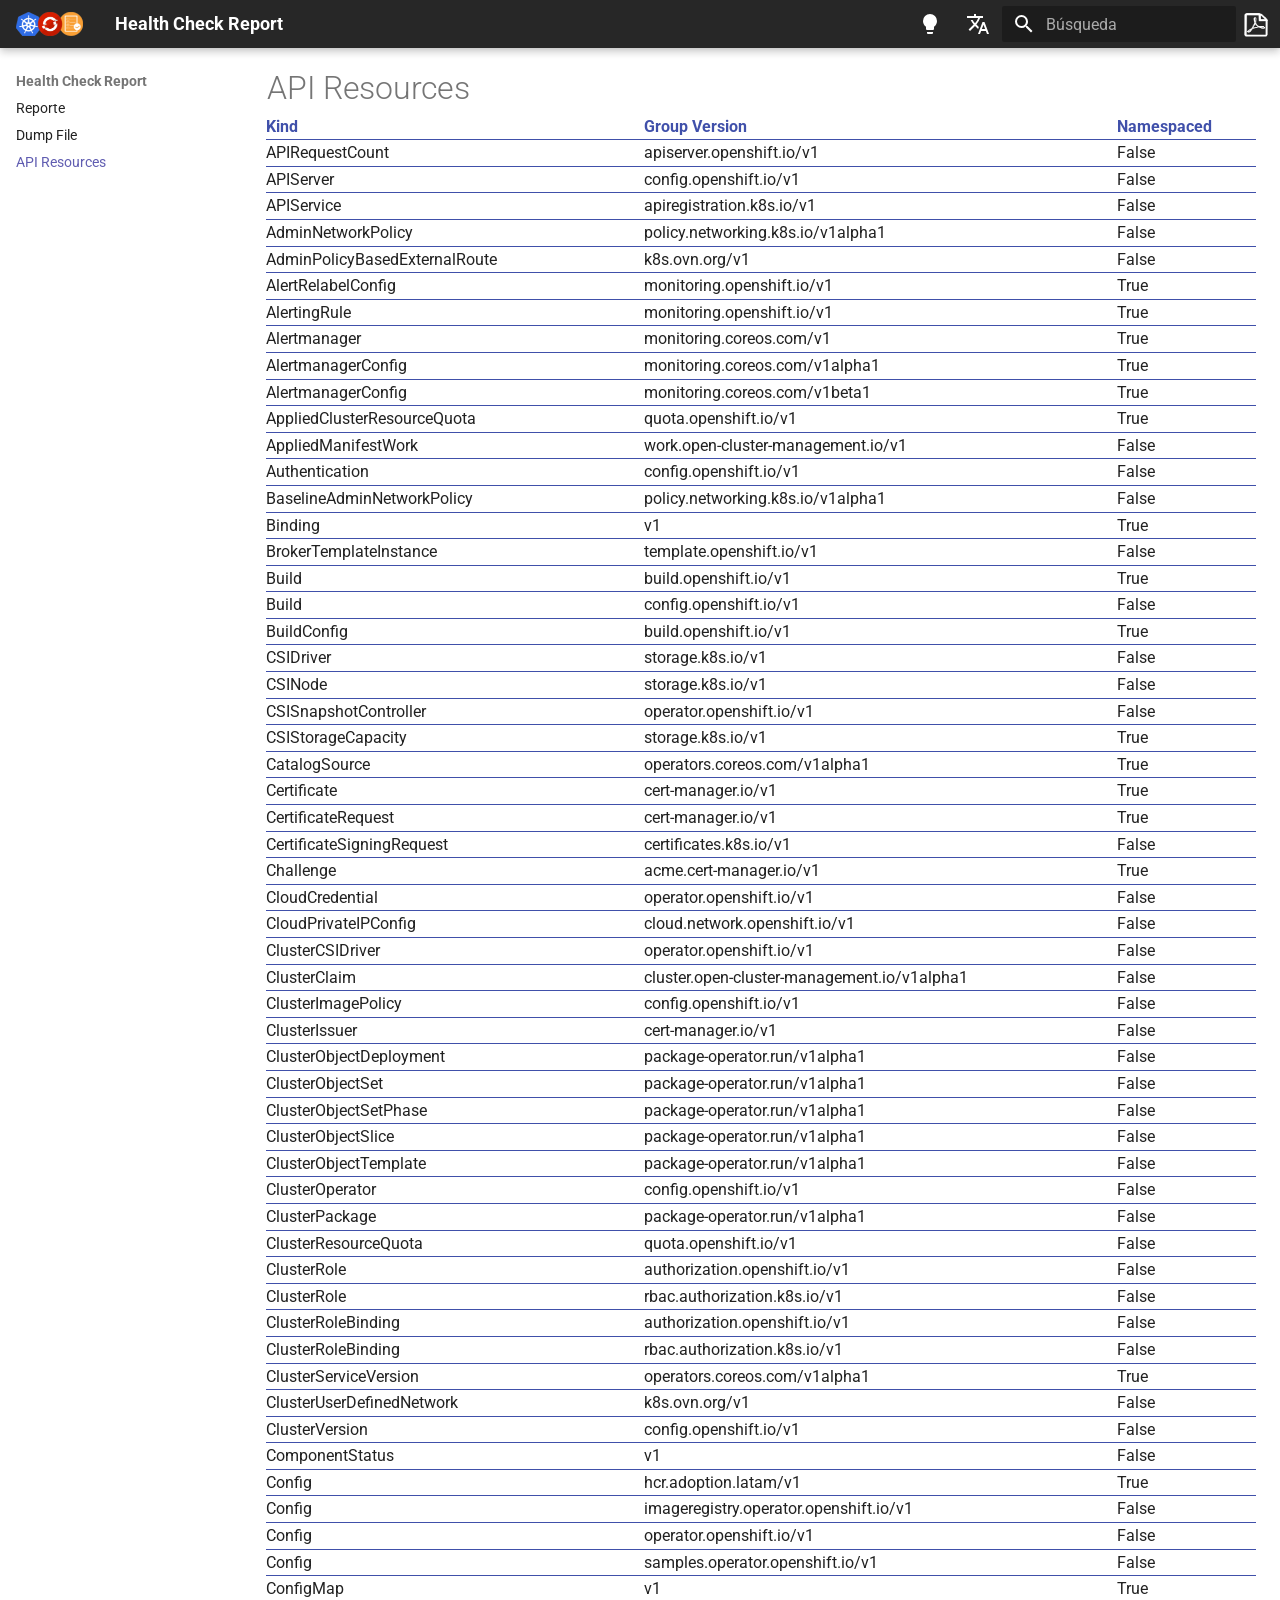
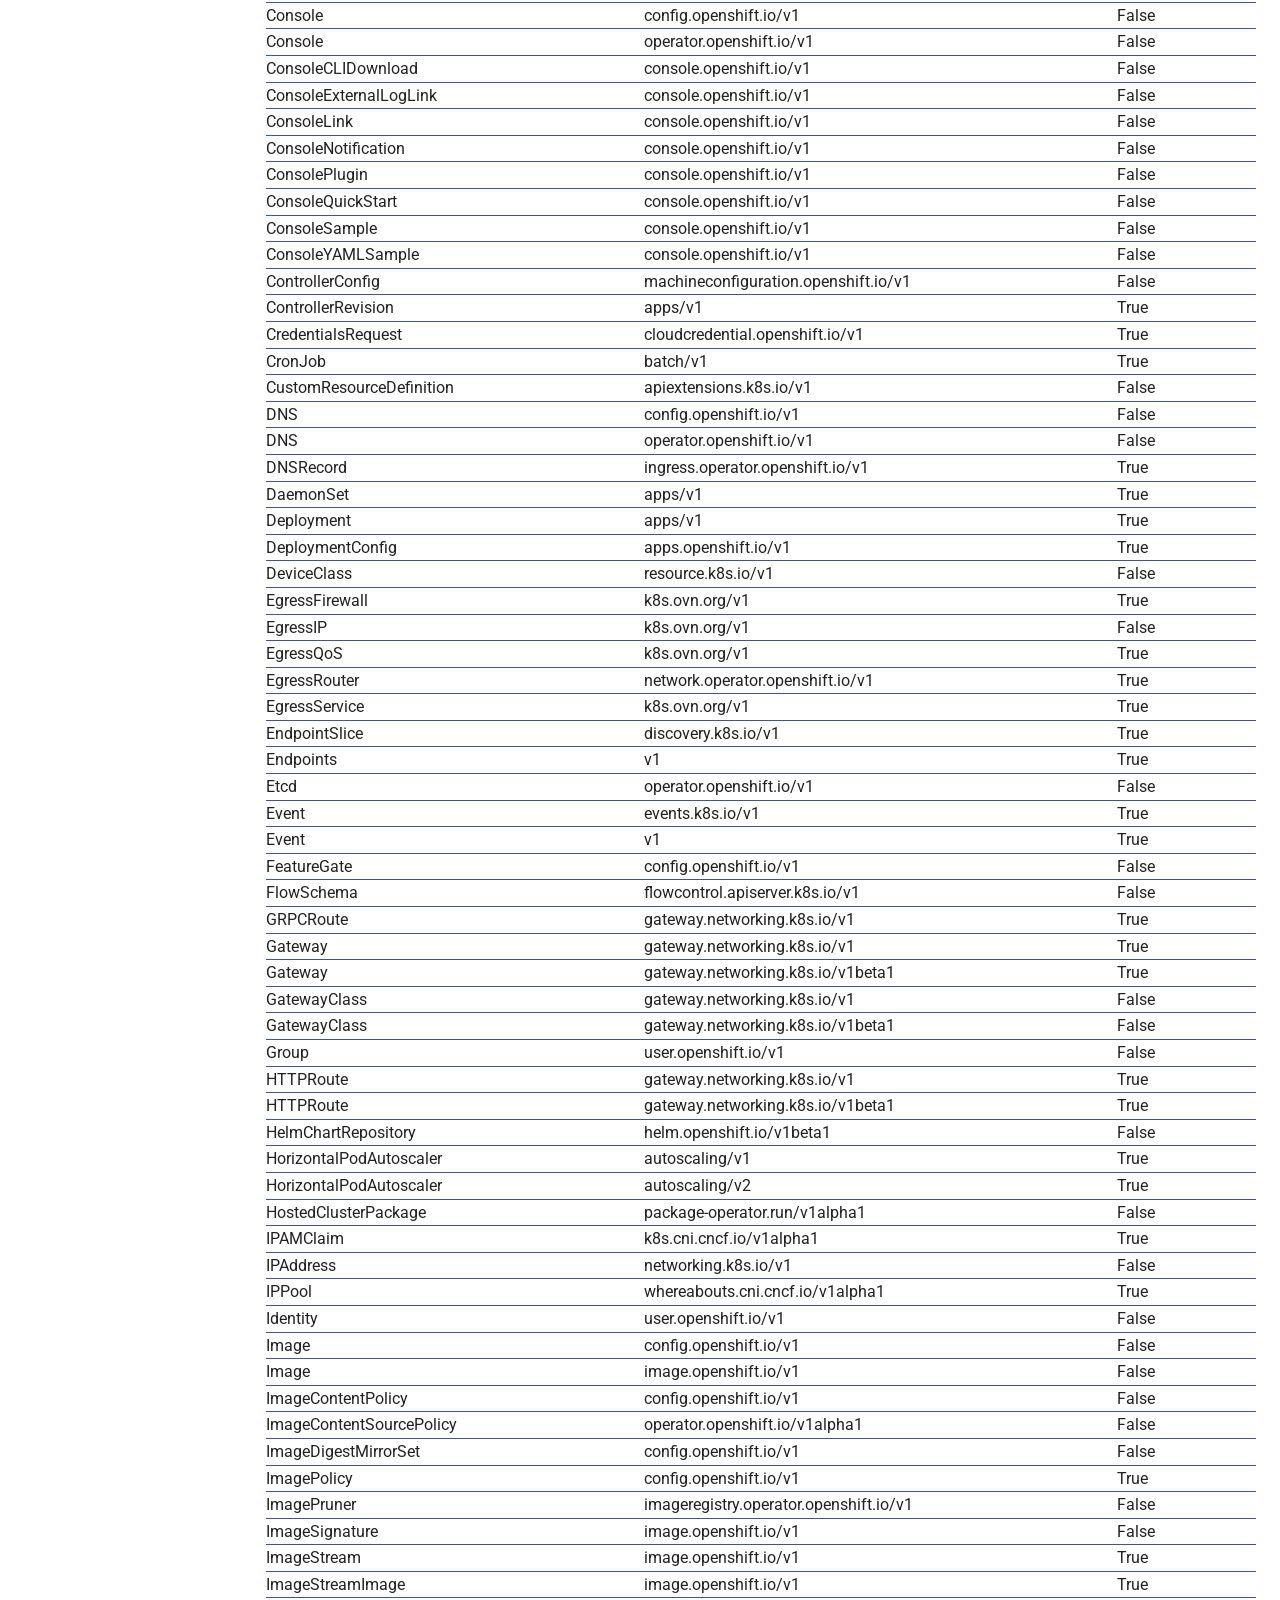
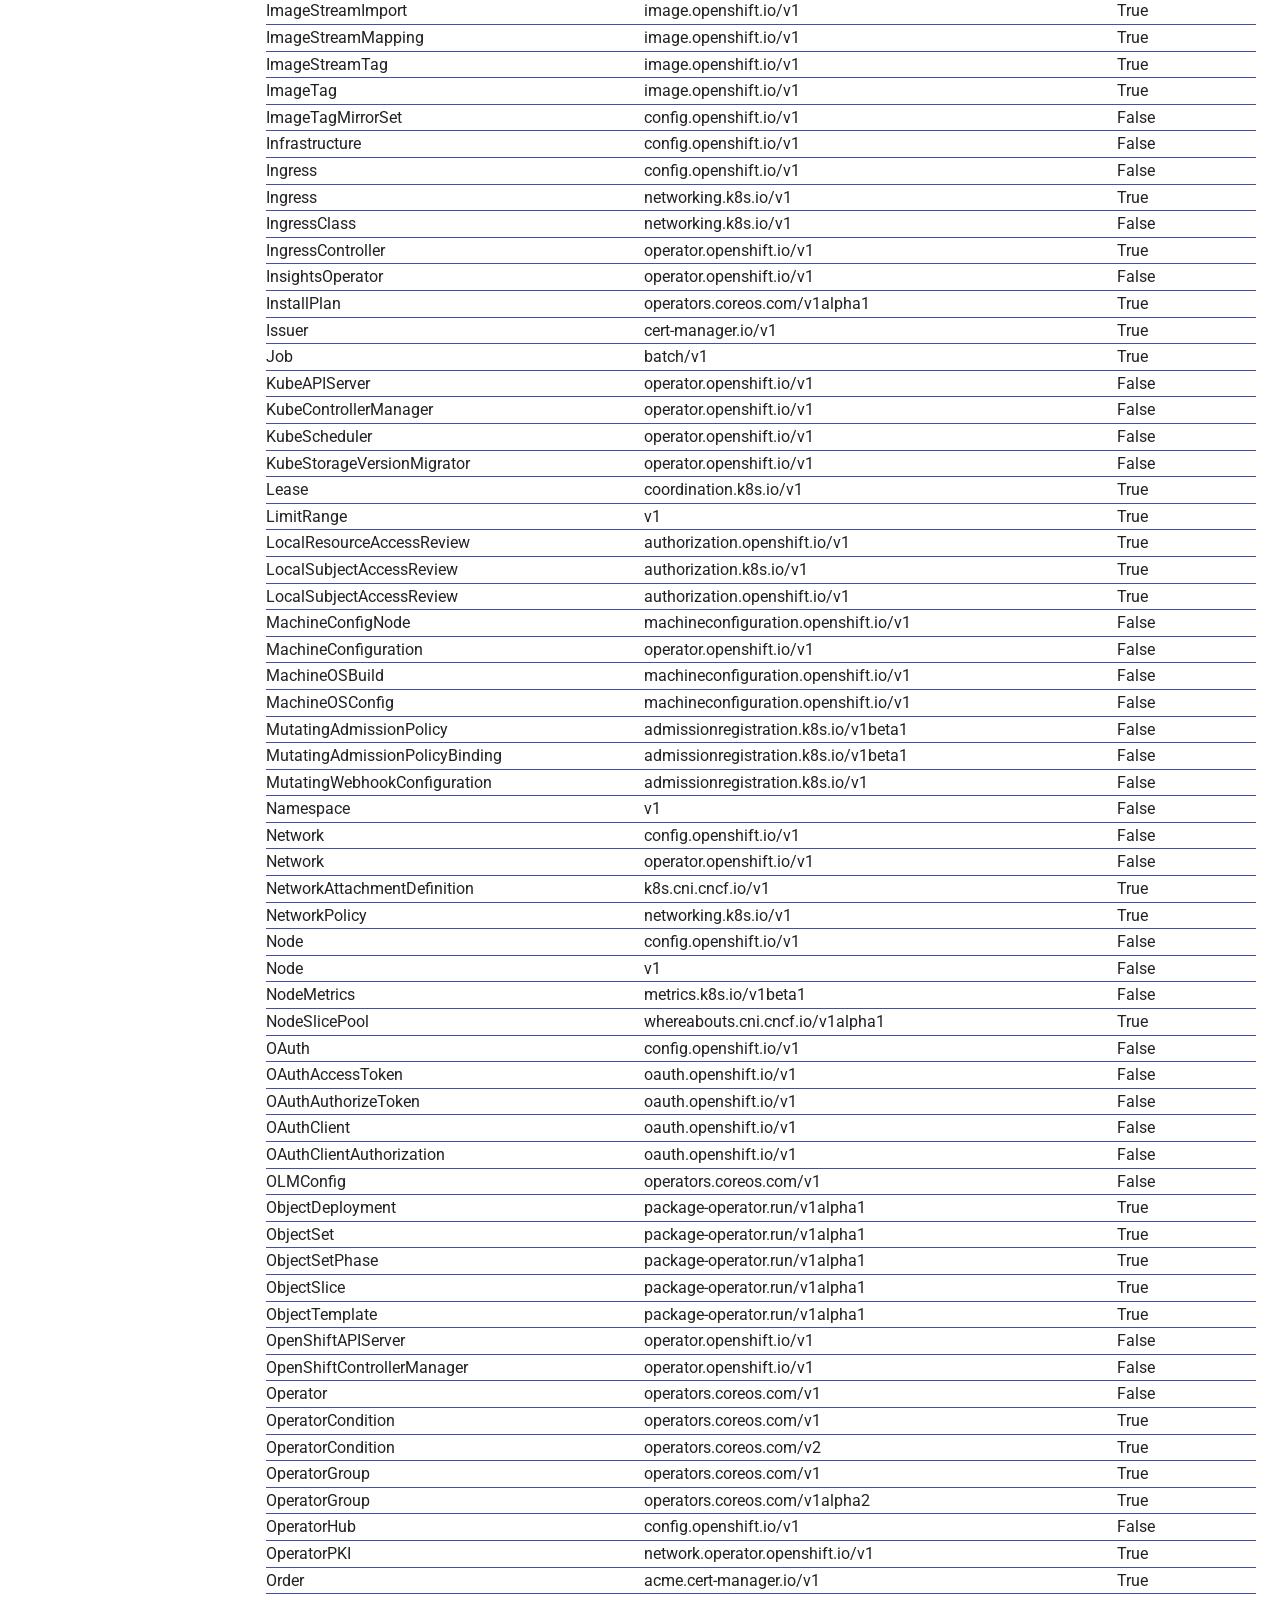
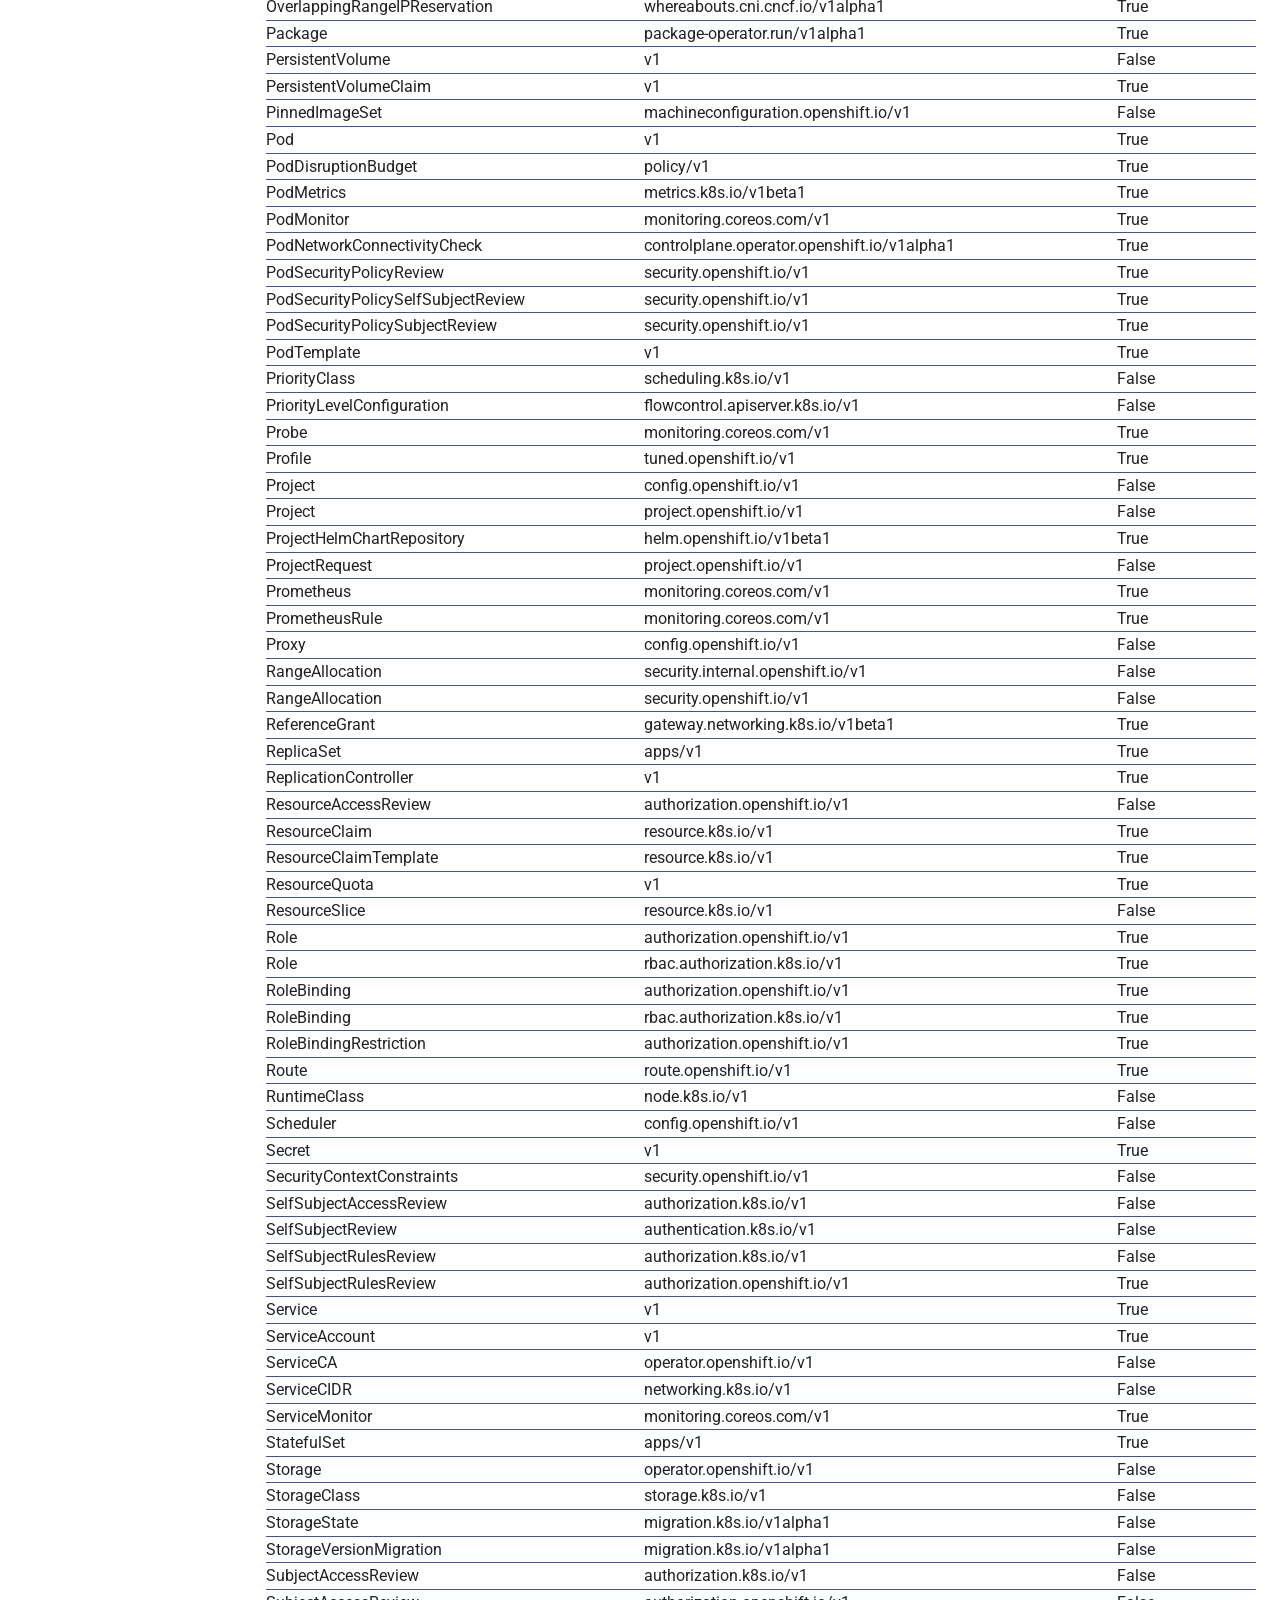
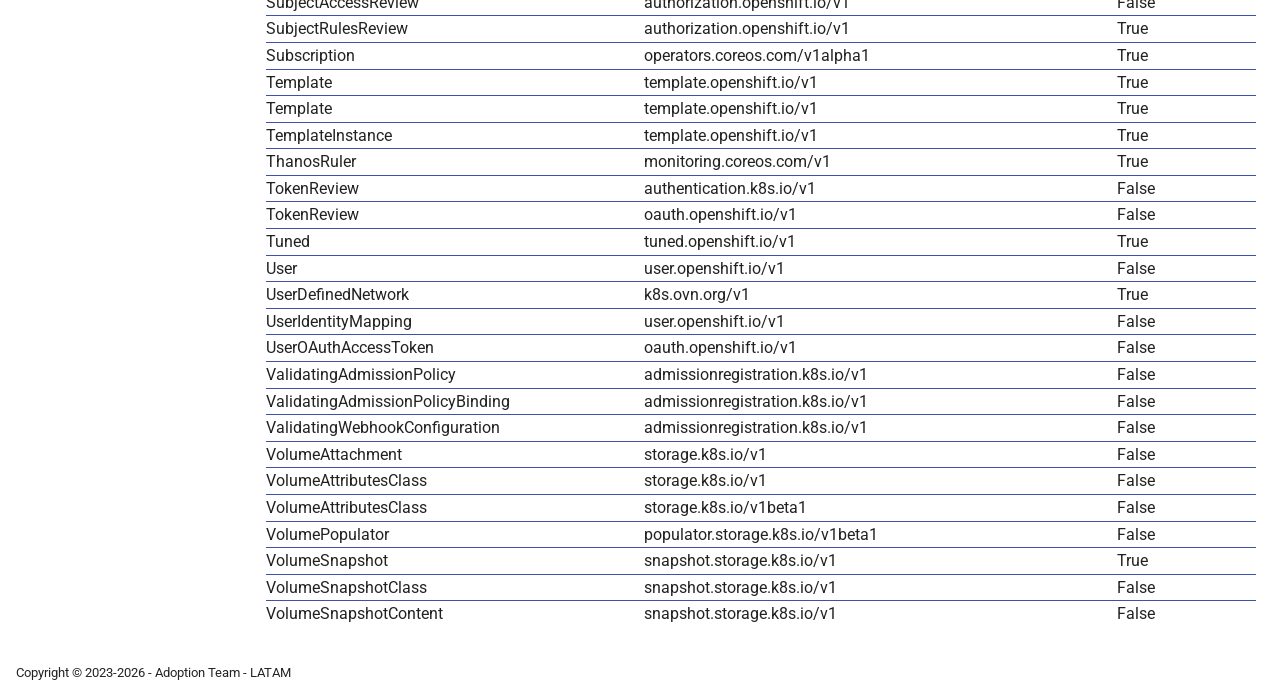
<file: mkdocs/site/es/apiresources.html>
<!doctype html><html lang=es class=no-js> <head><meta charset=utf-8><meta name=viewport content="width=device-width,initial-scale=1"><link rel=prev href=index.html><link rel=icon href=../img/favicon.ico><meta name=generator content="mkdocs-1.6.1, mkdocs-material-9.6.22"><title>API Resources - Health Check Report</title><link rel=stylesheet href=../assets/stylesheets/main.84d31ad4.min.css><link rel=stylesheet href=../assets/stylesheets/palette.06af60db.min.css><style>:root{--md-admonition-icon--note:url('data:image/svg+xml;charset=utf-8,%3Csvg%20xmlns%3D%22http%3A//www.w3.org/2000/svg%22%20viewBox%3D%220%200%20448%20512%22%3E%3C%21--%21%20Font%20Awesome%20Free%207.1.0%20by%20%40fontawesome%20-%20https%3A//fontawesome.com%20License%20-%20https%3A//fontawesome.com/license/free%20%28Icons%3A%20CC%20BY%204.0%2C%20Fonts%3A%20SIL%20OFL%201.1%2C%20Code%3A%20MIT%20License%29%20Copyright%202025%20Fonticons%2C%20Inc.--%3E%3Cpath%20d%3D%22M64%20480c-35.3%200-64-28.7-64-64V96c0-35.3%2028.7-64%2064-64h320c35.3%200%2064%2028.7%2064%2064v213.5c0%2017-6.7%2033.3-18.7%2045.3L322.7%20461.3c-12%2012-28.3%2018.7-45.3%2018.7zm325.5-176H296c-13.3%200-24%2010.7-24%2024v93.5z%22/%3E%3C/svg%3E');--md-admonition-icon--abstract:url('data:image/svg+xml;charset=utf-8,%3Csvg%20xmlns%3D%22http%3A//www.w3.org/2000/svg%22%20viewBox%3D%220%200%20448%20512%22%3E%3C%21--%21%20Font%20Awesome%20Free%207.1.0%20by%20%40fontawesome%20-%20https%3A//fontawesome.com%20License%20-%20https%3A//fontawesome.com/license/free%20%28Icons%3A%20CC%20BY%204.0%2C%20Fonts%3A%20SIL%20OFL%201.1%2C%20Code%3A%20MIT%20License%29%20Copyright%202025%20Fonticons%2C%20Inc.--%3E%3Cpath%20d%3D%22M384%20512H96c-53%200-96-43-96-96V96C0%2043%2043%200%2096%200h304c26.5%200%2048%2021.5%2048%2048v288c0%2020.9-13.4%2038.7-32%2045.3V448c17.7%200%2032%2014.3%2032%2032s-14.3%2032-32%2032zM96%20384c-17.7%200-32%2014.3-32%2032s14.3%2032%2032%2032h256v-64zm32-232c0%2013.3%2010.7%2024%2024%2024h176c13.3%200%2024-10.7%2024-24s-10.7-24-24-24H152c-13.3%200-24%2010.7-24%2024m24%2072c-13.3%200-24%2010.7-24%2024s10.7%2024%2024%2024h176c13.3%200%2024-10.7%2024-24s-10.7-24-24-24z%22/%3E%3C/svg%3E');--md-admonition-icon--info:url('data:image/svg+xml;charset=utf-8,%3Csvg%20xmlns%3D%22http%3A//www.w3.org/2000/svg%22%20viewBox%3D%220%200%20512%20512%22%3E%3C%21--%21%20Font%20Awesome%20Free%207.1.0%20by%20%40fontawesome%20-%20https%3A//fontawesome.com%20License%20-%20https%3A//fontawesome.com/license/free%20%28Icons%3A%20CC%20BY%204.0%2C%20Fonts%3A%20SIL%20OFL%201.1%2C%20Code%3A%20MIT%20License%29%20Copyright%202025%20Fonticons%2C%20Inc.--%3E%3Cpath%20d%3D%22M256%20512a256%20256%200%201%200%200-512%20256%20256%200%201%200%200%20512m-32-352a32%2032%200%201%201%2064%200%2032%2032%200%201%201-64%200m-8%2064h48c13.3%200%2024%2010.7%2024%2024v88h8c13.3%200%2024%2010.7%2024%2024s-10.7%2024-24%2024h-80c-13.3%200-24-10.7-24-24s10.7-24%2024-24h24v-64h-24c-13.3%200-24-10.7-24-24s10.7-24%2024-24%22/%3E%3C/svg%3E');--md-admonition-icon--tip:url('data:image/svg+xml;charset=utf-8,%3Csvg%20xmlns%3D%22http%3A//www.w3.org/2000/svg%22%20viewBox%3D%220%200%20512%20512%22%3E%3C%21--%21%20Font%20Awesome%20Free%207.1.0%20by%20%40fontawesome%20-%20https%3A//fontawesome.com%20License%20-%20https%3A//fontawesome.com/license/free%20%28Icons%3A%20CC%20BY%204.0%2C%20Fonts%3A%20SIL%20OFL%201.1%2C%20Code%3A%20MIT%20License%29%20Copyright%202025%20Fonticons%2C%20Inc.--%3E%3Cpath%20d%3D%22M461.2%2018.9C472.7%2024%20480%2035.4%20480%2048v416c0%2012.6-7.3%2024-18.8%2029.1s-24.8%203.2-34.3-5.1l-46.6-40.7c-43.6-38.1-98.7-60.3-156.4-63V480c0%2017.7-14.3%2032-32%2032h-32c-17.7%200-32-14.3-32-32v-96C57.3%20384%200%20326.7%200%20256s57.3-128%20128-128h84.5c61.8-.2%20121.4-22.7%20167.9-63.3L427%2024c9.4-8.3%2022.9-10.2%2034.3-5.1zM224%20320v.2c70.3%202.7%20137.8%2028.5%20192%2073.4V118.3c-54.2%2044.9-121.7%2070.7-192%2073.4z%22/%3E%3C/svg%3E');--md-admonition-icon--success:url('data:image/svg+xml;charset=utf-8,%3Csvg%20xmlns%3D%22http%3A//www.w3.org/2000/svg%22%20viewBox%3D%220%200%20448%20512%22%3E%3C%21--%21%20Font%20Awesome%20Free%207.1.0%20by%20%40fontawesome%20-%20https%3A//fontawesome.com%20License%20-%20https%3A//fontawesome.com/license/free%20%28Icons%3A%20CC%20BY%204.0%2C%20Fonts%3A%20SIL%20OFL%201.1%2C%20Code%3A%20MIT%20License%29%20Copyright%202025%20Fonticons%2C%20Inc.--%3E%3Cpath%20d%3D%22M434.8%2070.1c14.3%2010.4%2017.5%2030.4%207.1%2044.7l-256%20352c-5.5%207.6-14%2012.3-23.4%2013.1s-18.5-2.7-25.1-9.3l-128-128c-12.5-12.5-12.5-32.8%200-45.3s32.8-12.5%2045.3%200l101.5%20101.5%20234-321.7c10.4-14.3%2030.4-17.5%2044.7-7.1z%22/%3E%3C/svg%3E');--md-admonition-icon--question:url('data:image/svg+xml;charset=utf-8,%3Csvg%20xmlns%3D%22http%3A//www.w3.org/2000/svg%22%20viewBox%3D%220%200%20512%20512%22%3E%3C%21--%21%20Font%20Awesome%20Free%207.1.0%20by%20%40fontawesome%20-%20https%3A//fontawesome.com%20License%20-%20https%3A//fontawesome.com/license/free%20%28Icons%3A%20CC%20BY%204.0%2C%20Fonts%3A%20SIL%20OFL%201.1%2C%20Code%3A%20MIT%20License%29%20Copyright%202025%20Fonticons%2C%20Inc.--%3E%3Cpath%20d%3D%22M256%20512a256%20256%200%201%200%200-512%20256%20256%200%201%200%200%20512m0-336c-17.7%200-32%2014.3-32%2032%200%2013.3-10.7%2024-24%2024s-24-10.7-24-24c0-44.2%2035.8-80%2080-80s80%2035.8%2080%2080c0%2047.2-36%2067.2-56%2074.5v3.8c0%2013.3-10.7%2024-24%2024s-24-10.7-24-24v-8.1c0-20.5%2014.8-35.2%2030.1-40.2%206.4-2.1%2013.2-5.5%2018.2-10.3%204.3-4.2%207.7-10%207.7-19.6%200-17.7-14.3-32-32-32zm-32%20192a32%2032%200%201%201%2064%200%2032%2032%200%201%201-64%200%22/%3E%3C/svg%3E');--md-admonition-icon--warning:url('data:image/svg+xml;charset=utf-8,%3Csvg%20xmlns%3D%22http%3A//www.w3.org/2000/svg%22%20viewBox%3D%220%200%20512%20512%22%3E%3C%21--%21%20Font%20Awesome%20Free%207.1.0%20by%20%40fontawesome%20-%20https%3A//fontawesome.com%20License%20-%20https%3A//fontawesome.com/license/free%20%28Icons%3A%20CC%20BY%204.0%2C%20Fonts%3A%20SIL%20OFL%201.1%2C%20Code%3A%20MIT%20License%29%20Copyright%202025%20Fonticons%2C%20Inc.--%3E%3Cpath%20d%3D%22M256%200c14.7%200%2028.2%208.1%2035.2%2021l216%20400c6.7%2012.4%206.4%2027.4-.8%2039.5S486.1%20480%20472%20480H40c-14.1%200-27.2-7.4-34.4-19.5s-7.5-27.1-.8-39.5l216-400c7-12.9%2020.5-21%2035.2-21m0%20352a32%2032%200%201%200%200%2064%2032%2032%200%201%200%200-64m0-192c-18.2%200-32.7%2015.5-31.4%2033.7l7.4%20104c.9%2012.5%2011.4%2022.3%2023.9%2022.3%2012.6%200%2023-9.7%2023.9-22.3l7.4-104c1.3-18.2-13.1-33.7-31.4-33.7z%22/%3E%3C/svg%3E');--md-admonition-icon--failure:url('data:image/svg+xml;charset=utf-8,%3Csvg%20xmlns%3D%22http%3A//www.w3.org/2000/svg%22%20viewBox%3D%220%200%20576%20512%22%3E%3C%21--%21%20Font%20Awesome%20Free%207.1.0%20by%20%40fontawesome%20-%20https%3A//fontawesome.com%20License%20-%20https%3A//fontawesome.com/license/free%20%28Icons%3A%20CC%20BY%204.0%2C%20Fonts%3A%20SIL%20OFL%201.1%2C%20Code%3A%20MIT%20License%29%20Copyright%202025%20Fonticons%2C%20Inc.--%3E%3Cpath%20d%3D%22M480-16c6.9%200%2013%204.4%2015.2%2010.9l13.5%2040.4%2040.4%2013.5C555.6%2051%20560%2057.1%20560%2064s-4.4%2013-10.9%2015.2l-40.4%2013.5-13.5%2040.4c-2.2%206.5-8.3%2010.9-15.2%2010.9s-13-4.4-15.2-10.9l-13.5-40.4-40.4-13.5C404.4%2077%20400%2070.9%20400%2064s4.4-13%2010.9-15.2l40.4-13.5%2013.5-40.4C467-11.6%20473.1-16%20480-16M321.4%2097.4c12.5-12.5%2032.8-12.5%2045.3%200l80%2080c12.5%2012.5%2012.5%2032.8%200%2045.3l-10.9%2010.9c7.9%2022%2012.2%2045.7%2012.2%2070.5%200%20114.9-93.1%20208-208%20208S32%20418.9%2032%20304%20125.1%2096%20240%2096c24.7%200%2048.5%204.3%2070.5%2012.3zM144%20304c0-53%2043-96%2096-96%2013.3%200%2024-10.7%2024-24s-10.7-24-24-24c-79.5%200-144%2064.5-144%20144%200%2013.3%2010.7%2024%2024%2024s24-10.7%2024-24%22/%3E%3C/svg%3E');--md-admonition-icon--danger:url('data:image/svg+xml;charset=utf-8,%3Csvg%20xmlns%3D%22http%3A//www.w3.org/2000/svg%22%20viewBox%3D%220%200%20512%20512%22%3E%3C%21--%21%20Font%20Awesome%20Free%207.1.0%20by%20%40fontawesome%20-%20https%3A//fontawesome.com%20License%20-%20https%3A//fontawesome.com/license/free%20%28Icons%3A%20CC%20BY%204.0%2C%20Fonts%3A%20SIL%20OFL%201.1%2C%20Code%3A%20MIT%20License%29%20Copyright%202025%20Fonticons%2C%20Inc.--%3E%3Cpath%20d%3D%22M416%20427.4c58.5-44%2096-111.6%2096-187.4C512%20107.5%20397.4%200%20256%200S0%20107.5%200%20240c0%2075.8%2037.5%20143.4%2096%20187.4V464c0%2026.5%2021.5%2048%2048%2048h32v-40c0-13.3%2010.7-24%2024-24s24%2010.7%2024%2024v40h64v-40c0-13.3%2010.7-24%2024-24s24%2010.7%2024%2024v40h32c26.5%200%2048-21.5%2048-48zM96%20256a64%2064%200%201%201%20128%200%2064%2064%200%201%201-128%200m256-64a64%2064%200%201%201%200%20128%2064%2064%200%201%201%200-128%22/%3E%3C/svg%3E');--md-admonition-icon--bug:url('data:image/svg+xml;charset=utf-8,%3Csvg%20xmlns%3D%22http%3A//www.w3.org/2000/svg%22%20viewBox%3D%220%200%20640%20512%22%3E%3C%21--%21%20Font%20Awesome%20Free%207.1.0%20by%20%40fontawesome%20-%20https%3A//fontawesome.com%20License%20-%20https%3A//fontawesome.com/license/free%20%28Icons%3A%20CC%20BY%204.0%2C%20Fonts%3A%20SIL%20OFL%201.1%2C%20Code%3A%20MIT%20License%29%20Copyright%202025%20Fonticons%2C%20Inc.--%3E%3Cpath%20d%3D%22M352%200c0-17.7-14.3-32-32-32s-32%2014.3-32%2032v64h-96c-53%200-96%2043-96%2096v224c0%2053%2043%2096%2096%2096h256c53%200%2096-43%2096-96V160c0-53-43-96-96-96h-96zM160%20368c0-13.3%2010.7-24%2024-24h32c13.3%200%2024%2010.7%2024%2024s-10.7%2024-24%2024h-32c-13.3%200-24-10.7-24-24m120%200c0-13.3%2010.7-24%2024-24h32c13.3%200%2024%2010.7%2024%2024s-10.7%2024-24%2024h-32c-13.3%200-24-10.7-24-24m120%200c0-13.3%2010.7-24%2024-24h32c13.3%200%2024%2010.7%2024%2024s-10.7%2024-24%2024h-32c-13.3%200-24-10.7-24-24M224%20176a48%2048%200%201%201%200%2096%2048%2048%200%201%201%200-96m144%2048a48%2048%200%201%201%2096%200%2048%2048%200%201%201-96%200m-304%200c0-17.7-14.3-32-32-32S0%20206.3%200%20224v96c0%2017.7%2014.3%2032%2032%2032s32-14.3%2032-32zm544-32c-17.7%200-32%2014.3-32%2032v96c0%2017.7%2014.3%2032%2032%2032s32-14.3%2032-32v-96c0-17.7-14.3-32-32-32%22/%3E%3C/svg%3E');--md-admonition-icon--example:url('data:image/svg+xml;charset=utf-8,%3Csvg%20xmlns%3D%22http%3A//www.w3.org/2000/svg%22%20viewBox%3D%220%200%20448%20512%22%3E%3C%21--%21%20Font%20Awesome%20Free%207.1.0%20by%20%40fontawesome%20-%20https%3A//fontawesome.com%20License%20-%20https%3A//fontawesome.com/license/free%20%28Icons%3A%20CC%20BY%204.0%2C%20Fonts%3A%20SIL%20OFL%201.1%2C%20Code%3A%20MIT%20License%29%20Copyright%202025%20Fonticons%2C%20Inc.--%3E%3Cpath%20d%3D%22M288%200H128c-17.7%200-32%2014.3-32%2032s14.3%2032%2032%2032v151.5L7.5%20426.3C2.6%20435%200%20444.7%200%20454.7%200%20486.4%2025.6%20512%2057.3%20512h333.4c31.6%200%2057.3-25.6%2057.3-57.3%200-10-2.6-19.8-7.5-28.4L320%20215.5V64c17.7%200%2032-14.3%2032-32S337.7%200%20320%200zm-96%20215.5V64h64v151.5c0%2011.1%202.9%2022.1%208.4%2031.8L306%20320H142l41.6-72.7c5.5-9.7%208.4-20.6%208.4-31.8%22/%3E%3C/svg%3E');--md-admonition-icon--quote:url('data:image/svg+xml;charset=utf-8,%3Csvg%20xmlns%3D%22http%3A//www.w3.org/2000/svg%22%20viewBox%3D%220%200%20448%20512%22%3E%3C%21--%21%20Font%20Awesome%20Free%207.1.0%20by%20%40fontawesome%20-%20https%3A//fontawesome.com%20License%20-%20https%3A//fontawesome.com/license/free%20%28Icons%3A%20CC%20BY%204.0%2C%20Fonts%3A%20SIL%20OFL%201.1%2C%20Code%3A%20MIT%20License%29%20Copyright%202025%20Fonticons%2C%20Inc.--%3E%3Cpath%20d%3D%22M0%20216C0%20149.7%2053.7%2096%20120%2096h8c17.7%200%2032%2014.3%2032%2032s-14.3%2032-32%2032h-8c-30.9%200-56%2025.1-56%2056v8h64c35.3%200%2064%2028.7%2064%2064v64c0%2035.3-28.7%2064-64%2064H64c-35.3%200-64-28.7-64-64zm256%200c0-66.3%2053.7-120%20120-120h8c17.7%200%2032%2014.3%2032%2032s-14.3%2032-32%2032h-8c-30.9%200-56%2025.1-56%2056v8h64c35.3%200%2064%2028.7%2064%2064v64c0%2035.3-28.7%2064-64%2064h-64c-35.3%200-64-28.7-64-64z%22/%3E%3C/svg%3E');}</style><script src="../assets/external/unpkg.com/iframe-worker/shim.js"></script><link rel="stylesheet" href="../assets/external/fonts.googleapis.com/css.49ea35f2.css"><style>:root{--md-text-font:"Roboto";--md-code-font:"Roboto Mono"}</style><link rel=stylesheet href=../css/extra.css><script>__md_scope=new URL("..",location),__md_hash=e=>[...e].reduce(((e,_)=>(e<<5)-e+_.charCodeAt(0)),0),__md_get=(e,_=localStorage,t=__md_scope)=>JSON.parse(_.getItem(t.pathname+"."+e)),__md_set=(e,_,t=localStorage,a=__md_scope)=>{try{t.setItem(a.pathname+"."+e,JSON.stringify(_))}catch(e){}}</script></head> <body dir=ltr data-md-color-scheme=default data-md-color-primary=red data-md-color-accent=red> <input class=md-toggle data-md-toggle=drawer type=checkbox id=__drawer autocomplete=off> <input class=md-toggle data-md-toggle=search type=checkbox id=__search autocomplete=off> <label class=md-overlay for=__drawer></label> <div data-md-component=skip> <a href=#api-resources class=md-skip> Saltar a contenido </a> </div> <div data-md-component=announce> </div> <header class="md-header md-header--shadow" data-md-component=header> <nav class="md-header__inner md-grid" aria-label=Cabecera> <a href=index.html title="Health Check Report" class="md-header__button md-logo" aria-label="Health Check Report" data-md-component=logo> <img src=../img/hcreport.png alt=logo> </a> <label class="md-header__button md-icon" for=__drawer> <svg xmlns=http://www.w3.org/2000/svg viewbox="0 0 24 24"><path d="M3 6h18v2H3zm0 5h18v2H3zm0 5h18v2H3z"/></svg> </label> <div class=md-header__title data-md-component=header-title> <div class=md-header__ellipsis> <div class=md-header__topic> <span class=md-ellipsis> Health Check Report </span> </div> <div class=md-header__topic data-md-component=header-topic> <span class=md-ellipsis> API Resources </span> </div> </div> </div> <form class=md-header__option data-md-component=palette> <input class=md-option data-md-color-media data-md-color-scheme=default data-md-color-primary=red data-md-color-accent=red aria-label="Switch to dark mode" type=radio name=__palette id=__palette_0> <label class="md-header__button md-icon" title="Switch to dark mode" for=__palette_1 hidden> <svg xmlns=http://www.w3.org/2000/svg viewbox="0 0 24 24"><path d="M12 2a7 7 0 0 0-7 7c0 2.38 1.19 4.47 3 5.74V17a1 1 0 0 0 1 1h6a1 1 0 0 0 1-1v-2.26c1.81-1.27 3-3.36 3-5.74a7 7 0 0 0-7-7M9 21a1 1 0 0 0 1 1h4a1 1 0 0 0 1-1v-1H9z"/></svg> </label> <input class=md-option data-md-color-media data-md-color-scheme=slate data-md-color-primary=hcr_black data-md-color-accent=red aria-label="Switch to light mode" type=radio name=__palette id=__palette_1> <label class="md-header__button md-icon" title="Switch to light mode" for=__palette_0 hidden> <svg xmlns=http://www.w3.org/2000/svg viewbox="0 0 24 24"><path d="M12 2a7 7 0 0 1 7 7c0 2.38-1.19 4.47-3 5.74V17a1 1 0 0 1-1 1H9a1 1 0 0 1-1-1v-2.26C6.19 13.47 5 11.38 5 9a7 7 0 0 1 7-7M9 21v-1h6v1a1 1 0 0 1-1 1h-4a1 1 0 0 1-1-1m3-17a5 5 0 0 0-5 5c0 2.05 1.23 3.81 3 4.58V16h4v-2.42c1.77-.77 3-2.53 3-4.58a5 5 0 0 0-5-5"/></svg> </label> </form> <script>var palette=__md_get("__palette");if(palette&&palette.color){if("(prefers-color-scheme)"===palette.color.media){var media=matchMedia("(prefers-color-scheme: light)"),input=document.querySelector(media.matches?"[data-md-color-media='(prefers-color-scheme: light)']":"[data-md-color-media='(prefers-color-scheme: dark)']");palette.color.media=input.getAttribute("data-md-color-media"),palette.color.scheme=input.getAttribute("data-md-color-scheme"),palette.color.primary=input.getAttribute("data-md-color-primary"),palette.color.accent=input.getAttribute("data-md-color-accent")}for(var[key,value]of Object.entries(palette.color))document.body.setAttribute("data-md-color-"+key,value)}</script> <div class=md-header__option> <div class=md-select> <button class="md-header__button md-icon" aria-label="Seleccionar idioma"> <svg xmlns=http://www.w3.org/2000/svg viewbox="0 0 24 24"><path d="m12.87 15.07-2.54-2.51.03-.03A17.5 17.5 0 0 0 14.07 6H17V4h-7V2H8v2H1v2h11.17C11.5 7.92 10.44 9.75 9 11.35 8.07 10.32 7.3 9.19 6.69 8h-2c.73 1.63 1.73 3.17 2.98 4.56l-5.09 5.02L4 19l5-5 3.11 3.11zM18.5 10h-2L12 22h2l1.12-3h4.75L21 22h2zm-2.62 7 1.62-4.33L19.12 17z"/></svg> </button> <div class=md-select__inner> <ul class=md-select__list> <li class=md-select__item> <a href=../apiresources.html hreflang=en class=md-select__link> English </a> </li> <li class=md-select__item> <a href=../pt/apiresources.html hreflang=pt class=md-select__link> Português </a> </li> <li class=md-select__item> <a href=apiresources.html hreflang=es class=md-select__link> Español </a> </li> </ul> </div> </div> </div> <label class="md-header__button md-icon" for=__search> <svg xmlns=http://www.w3.org/2000/svg viewbox="0 0 24 24"><path d="M9.5 3A6.5 6.5 0 0 1 16 9.5c0 1.61-.59 3.09-1.56 4.23l.27.27h.79l5 5-1.5 1.5-5-5v-.79l-.27-.27A6.52 6.52 0 0 1 9.5 16 6.5 6.5 0 0 1 3 9.5 6.5 6.5 0 0 1 9.5 3m0 2C7 5 5 7 5 9.5S7 14 9.5 14 14 12 14 9.5 12 5 9.5 5"/></svg> </label> <div class=md-search data-md-component=search role=dialog> <label class=md-search__overlay for=__search></label> <div class=md-search__inner role=search> <form class=md-search__form name=search> <input type=text class=md-search__input name=query aria-label=Búsqueda placeholder=Búsqueda autocapitalize=off autocorrect=off autocomplete=off spellcheck=false data-md-component=search-query required> <label class="md-search__icon md-icon" for=__search> <svg xmlns=http://www.w3.org/2000/svg viewbox="0 0 24 24"><path d="M9.5 3A6.5 6.5 0 0 1 16 9.5c0 1.61-.59 3.09-1.56 4.23l.27.27h.79l5 5-1.5 1.5-5-5v-.79l-.27-.27A6.52 6.52 0 0 1 9.5 16 6.5 6.5 0 0 1 3 9.5 6.5 6.5 0 0 1 9.5 3m0 2C7 5 5 7 5 9.5S7 14 9.5 14 14 12 14 9.5 12 5 9.5 5"/></svg> <svg xmlns=http://www.w3.org/2000/svg viewbox="0 0 24 24"><path d="M20 11v2H8l5.5 5.5-1.42 1.42L4.16 12l7.92-7.92L13.5 5.5 8 11z"/></svg> </label> <nav class=md-search__options aria-label=Buscar> <button type=reset class="md-search__icon md-icon" title=Limpiar aria-label=Limpiar tabindex=-1> <svg xmlns=http://www.w3.org/2000/svg viewbox="0 0 24 24"><path d="M19 6.41 17.59 5 12 10.59 6.41 5 5 6.41 10.59 12 5 17.59 6.41 19 12 13.41 17.59 19 19 17.59 13.41 12z"/></svg> </button> </nav> <div class=md-search__suggest data-md-component=search-suggest></div> </form> <div class=md-search__output> <div class=md-search__scrollwrap tabindex=0 data-md-scrollfix> <div class=md-search-result data-md-component=search-result> <div class=md-search-result__meta> Inicializando búsqueda </div> <ol class=md-search-result__list role=presentation></ol> </div> </div> </div> </div> </div> <a href=../es/site.pdf><img style="margin: 3px 5px 0px 5px;" src=../img/pdf.png width=30 height=30></a> </nav> </header> <div class=md-container data-md-component=container> <main class=md-main data-md-component=main> <div class="md-main__inner md-grid"> <div class="md-sidebar md-sidebar--primary" data-md-component=sidebar data-md-type=navigation> <div class=md-sidebar__scrollwrap> <div class=md-sidebar__inner> <nav class="md-nav md-nav--primary" aria-label=Navegación data-md-level=0> <label class=md-nav__title for=__drawer> <a href=index.html title="Health Check Report" class="md-nav__button md-logo" aria-label="Health Check Report" data-md-component=logo> <img src=../img/hcreport.png alt=logo> </a> Health Check Report </label> <ul class=md-nav__list data-md-scrollfix> <li class=md-nav__item> <a href=index.html class=md-nav__link> <span class=md-ellipsis> Reporte </span> </a> </li> <li class=md-nav__item> <a href=../hcreport.json.gz class=md-nav__link> <span class=md-ellipsis> Dump File </span> </a> </li> <li class="md-nav__item md-nav__item--active"> <input class="md-nav__toggle md-toggle" type=checkbox id=__toc> <a href=apiresources.html class="md-nav__link md-nav__link--active"> <span class=md-ellipsis> API Resources </span> </a> </li> </ul> </nav> </div> </div> </div> <div class="md-sidebar md-sidebar--secondary" data-md-component=sidebar data-md-type=toc> <div class=md-sidebar__scrollwrap> <div class=md-sidebar__inner> <nav class="md-nav md-nav--secondary" aria-label="Tabla de contenidos"> </nav> </div> </div> </div> <div class=md-content data-md-component=content> <article class="md-content__inner md-typeset"> <h1 id=api-resources>API Resources<a class=headerlink href=#api-resources title="Permanent link">&para;</a></h1> <div style="display: table; border-collapse: collapse; width: 100%"> <div style="display: table-row"> <div style="display: table-cell; font-weight: bold; color: #4050AA">Kind</div> <div style="display: table-cell; font-weight: bold; color: #4050AA">Group Version</div> <div style="display: table-cell; font-weight: bold; color: #4050AA">Namespaced</div> </div> <div style="display: table-row"> <div style="display: table-cell; border-top: 1px solid #4050AA">APIRequestCount</div> <div style="display: table-cell; border-top: 1px solid #4050AA">apiserver.openshift.io/v1</div> <div style="display: table-cell; border-top: 1px solid #4050AA">False</div> </div> <div style="display: table-row"> <div style="display: table-cell; border-top: 1px solid #4050AA">APIServer</div> <div style="display: table-cell; border-top: 1px solid #4050AA">config.openshift.io/v1</div> <div style="display: table-cell; border-top: 1px solid #4050AA">False</div> </div> <div style="display: table-row"> <div style="display: table-cell; border-top: 1px solid #4050AA">APIService</div> <div style="display: table-cell; border-top: 1px solid #4050AA">apiregistration.k8s.io/v1</div> <div style="display: table-cell; border-top: 1px solid #4050AA">False</div> </div> <div style="display: table-row"> <div style="display: table-cell; border-top: 1px solid #4050AA">AdminNetworkPolicy</div> <div style="display: table-cell; border-top: 1px solid #4050AA">policy.networking.k8s.io/v1alpha1</div> <div style="display: table-cell; border-top: 1px solid #4050AA">False</div> </div> <div style="display: table-row"> <div style="display: table-cell; border-top: 1px solid #4050AA">AdminPolicyBasedExternalRoute</div> <div style="display: table-cell; border-top: 1px solid #4050AA">k8s.ovn.org/v1</div> <div style="display: table-cell; border-top: 1px solid #4050AA">False</div> </div> <div style="display: table-row"> <div style="display: table-cell; border-top: 1px solid #4050AA">AlertRelabelConfig</div> <div style="display: table-cell; border-top: 1px solid #4050AA">monitoring.openshift.io/v1</div> <div style="display: table-cell; border-top: 1px solid #4050AA">True</div> </div> <div style="display: table-row"> <div style="display: table-cell; border-top: 1px solid #4050AA">AlertingRule</div> <div style="display: table-cell; border-top: 1px solid #4050AA">monitoring.openshift.io/v1</div> <div style="display: table-cell; border-top: 1px solid #4050AA">True</div> </div> <div style="display: table-row"> <div style="display: table-cell; border-top: 1px solid #4050AA">Alertmanager</div> <div style="display: table-cell; border-top: 1px solid #4050AA">monitoring.coreos.com/v1</div> <div style="display: table-cell; border-top: 1px solid #4050AA">True</div> </div> <div style="display: table-row"> <div style="display: table-cell; border-top: 1px solid #4050AA">AlertmanagerConfig</div> <div style="display: table-cell; border-top: 1px solid #4050AA">monitoring.coreos.com/v1alpha1</div> <div style="display: table-cell; border-top: 1px solid #4050AA">True</div> </div> <div style="display: table-row"> <div style="display: table-cell; border-top: 1px solid #4050AA">AlertmanagerConfig</div> <div style="display: table-cell; border-top: 1px solid #4050AA">monitoring.coreos.com/v1beta1</div> <div style="display: table-cell; border-top: 1px solid #4050AA">True</div> </div> <div style="display: table-row"> <div style="display: table-cell; border-top: 1px solid #4050AA">AppliedClusterResourceQuota</div> <div style="display: table-cell; border-top: 1px solid #4050AA">quota.openshift.io/v1</div> <div style="display: table-cell; border-top: 1px solid #4050AA">True</div> </div> <div style="display: table-row"> <div style="display: table-cell; border-top: 1px solid #4050AA">AppliedManifestWork</div> <div style="display: table-cell; border-top: 1px solid #4050AA">work.open-cluster-management.io/v1</div> <div style="display: table-cell; border-top: 1px solid #4050AA">False</div> </div> <div style="display: table-row"> <div style="display: table-cell; border-top: 1px solid #4050AA">Authentication</div> <div style="display: table-cell; border-top: 1px solid #4050AA">config.openshift.io/v1</div> <div style="display: table-cell; border-top: 1px solid #4050AA">False</div> </div> <div style="display: table-row"> <div style="display: table-cell; border-top: 1px solid #4050AA">BaselineAdminNetworkPolicy</div> <div style="display: table-cell; border-top: 1px solid #4050AA">policy.networking.k8s.io/v1alpha1</div> <div style="display: table-cell; border-top: 1px solid #4050AA">False</div> </div> <div style="display: table-row"> <div style="display: table-cell; border-top: 1px solid #4050AA">Binding</div> <div style="display: table-cell; border-top: 1px solid #4050AA">v1</div> <div style="display: table-cell; border-top: 1px solid #4050AA">True</div> </div> <div style="display: table-row"> <div style="display: table-cell; border-top: 1px solid #4050AA">BrokerTemplateInstance</div> <div style="display: table-cell; border-top: 1px solid #4050AA">template.openshift.io/v1</div> <div style="display: table-cell; border-top: 1px solid #4050AA">False</div> </div> <div style="display: table-row"> <div style="display: table-cell; border-top: 1px solid #4050AA">Build</div> <div style="display: table-cell; border-top: 1px solid #4050AA">build.openshift.io/v1</div> <div style="display: table-cell; border-top: 1px solid #4050AA">True</div> </div> <div style="display: table-row"> <div style="display: table-cell; border-top: 1px solid #4050AA">Build</div> <div style="display: table-cell; border-top: 1px solid #4050AA">config.openshift.io/v1</div> <div style="display: table-cell; border-top: 1px solid #4050AA">False</div> </div> <div style="display: table-row"> <div style="display: table-cell; border-top: 1px solid #4050AA">BuildConfig</div> <div style="display: table-cell; border-top: 1px solid #4050AA">build.openshift.io/v1</div> <div style="display: table-cell; border-top: 1px solid #4050AA">True</div> </div> <div style="display: table-row"> <div style="display: table-cell; border-top: 1px solid #4050AA">CSIDriver</div> <div style="display: table-cell; border-top: 1px solid #4050AA">storage.k8s.io/v1</div> <div style="display: table-cell; border-top: 1px solid #4050AA">False</div> </div> <div style="display: table-row"> <div style="display: table-cell; border-top: 1px solid #4050AA">CSINode</div> <div style="display: table-cell; border-top: 1px solid #4050AA">storage.k8s.io/v1</div> <div style="display: table-cell; border-top: 1px solid #4050AA">False</div> </div> <div style="display: table-row"> <div style="display: table-cell; border-top: 1px solid #4050AA">CSISnapshotController</div> <div style="display: table-cell; border-top: 1px solid #4050AA">operator.openshift.io/v1</div> <div style="display: table-cell; border-top: 1px solid #4050AA">False</div> </div> <div style="display: table-row"> <div style="display: table-cell; border-top: 1px solid #4050AA">CSIStorageCapacity</div> <div style="display: table-cell; border-top: 1px solid #4050AA">storage.k8s.io/v1</div> <div style="display: table-cell; border-top: 1px solid #4050AA">True</div> </div> <div style="display: table-row"> <div style="display: table-cell; border-top: 1px solid #4050AA">CatalogSource</div> <div style="display: table-cell; border-top: 1px solid #4050AA">operators.coreos.com/v1alpha1</div> <div style="display: table-cell; border-top: 1px solid #4050AA">True</div> </div> <div style="display: table-row"> <div style="display: table-cell; border-top: 1px solid #4050AA">Certificate</div> <div style="display: table-cell; border-top: 1px solid #4050AA">cert-manager.io/v1</div> <div style="display: table-cell; border-top: 1px solid #4050AA">True</div> </div> <div style="display: table-row"> <div style="display: table-cell; border-top: 1px solid #4050AA">CertificateRequest</div> <div style="display: table-cell; border-top: 1px solid #4050AA">cert-manager.io/v1</div> <div style="display: table-cell; border-top: 1px solid #4050AA">True</div> </div> <div style="display: table-row"> <div style="display: table-cell; border-top: 1px solid #4050AA">CertificateSigningRequest</div> <div style="display: table-cell; border-top: 1px solid #4050AA">certificates.k8s.io/v1</div> <div style="display: table-cell; border-top: 1px solid #4050AA">False</div> </div> <div style="display: table-row"> <div style="display: table-cell; border-top: 1px solid #4050AA">Challenge</div> <div style="display: table-cell; border-top: 1px solid #4050AA">acme.cert-manager.io/v1</div> <div style="display: table-cell; border-top: 1px solid #4050AA">True</div> </div> <div style="display: table-row"> <div style="display: table-cell; border-top: 1px solid #4050AA">CloudCredential</div> <div style="display: table-cell; border-top: 1px solid #4050AA">operator.openshift.io/v1</div> <div style="display: table-cell; border-top: 1px solid #4050AA">False</div> </div> <div style="display: table-row"> <div style="display: table-cell; border-top: 1px solid #4050AA">CloudPrivateIPConfig</div> <div style="display: table-cell; border-top: 1px solid #4050AA">cloud.network.openshift.io/v1</div> <div style="display: table-cell; border-top: 1px solid #4050AA">False</div> </div> <div style="display: table-row"> <div style="display: table-cell; border-top: 1px solid #4050AA">ClusterCSIDriver</div> <div style="display: table-cell; border-top: 1px solid #4050AA">operator.openshift.io/v1</div> <div style="display: table-cell; border-top: 1px solid #4050AA">False</div> </div> <div style="display: table-row"> <div style="display: table-cell; border-top: 1px solid #4050AA">ClusterClaim</div> <div style="display: table-cell; border-top: 1px solid #4050AA">cluster.open-cluster-management.io/v1alpha1</div> <div style="display: table-cell; border-top: 1px solid #4050AA">False</div> </div> <div style="display: table-row"> <div style="display: table-cell; border-top: 1px solid #4050AA">ClusterImagePolicy</div> <div style="display: table-cell; border-top: 1px solid #4050AA">config.openshift.io/v1</div> <div style="display: table-cell; border-top: 1px solid #4050AA">False</div> </div> <div style="display: table-row"> <div style="display: table-cell; border-top: 1px solid #4050AA">ClusterIssuer</div> <div style="display: table-cell; border-top: 1px solid #4050AA">cert-manager.io/v1</div> <div style="display: table-cell; border-top: 1px solid #4050AA">False</div> </div> <div style="display: table-row"> <div style="display: table-cell; border-top: 1px solid #4050AA">ClusterObjectDeployment</div> <div style="display: table-cell; border-top: 1px solid #4050AA">package-operator.run/v1alpha1</div> <div style="display: table-cell; border-top: 1px solid #4050AA">False</div> </div> <div style="display: table-row"> <div style="display: table-cell; border-top: 1px solid #4050AA">ClusterObjectSet</div> <div style="display: table-cell; border-top: 1px solid #4050AA">package-operator.run/v1alpha1</div> <div style="display: table-cell; border-top: 1px solid #4050AA">False</div> </div> <div style="display: table-row"> <div style="display: table-cell; border-top: 1px solid #4050AA">ClusterObjectSetPhase</div> <div style="display: table-cell; border-top: 1px solid #4050AA">package-operator.run/v1alpha1</div> <div style="display: table-cell; border-top: 1px solid #4050AA">False</div> </div> <div style="display: table-row"> <div style="display: table-cell; border-top: 1px solid #4050AA">ClusterObjectSlice</div> <div style="display: table-cell; border-top: 1px solid #4050AA">package-operator.run/v1alpha1</div> <div style="display: table-cell; border-top: 1px solid #4050AA">False</div> </div> <div style="display: table-row"> <div style="display: table-cell; border-top: 1px solid #4050AA">ClusterObjectTemplate</div> <div style="display: table-cell; border-top: 1px solid #4050AA">package-operator.run/v1alpha1</div> <div style="display: table-cell; border-top: 1px solid #4050AA">False</div> </div> <div style="display: table-row"> <div style="display: table-cell; border-top: 1px solid #4050AA">ClusterOperator</div> <div style="display: table-cell; border-top: 1px solid #4050AA">config.openshift.io/v1</div> <div style="display: table-cell; border-top: 1px solid #4050AA">False</div> </div> <div style="display: table-row"> <div style="display: table-cell; border-top: 1px solid #4050AA">ClusterPackage</div> <div style="display: table-cell; border-top: 1px solid #4050AA">package-operator.run/v1alpha1</div> <div style="display: table-cell; border-top: 1px solid #4050AA">False</div> </div> <div style="display: table-row"> <div style="display: table-cell; border-top: 1px solid #4050AA">ClusterResourceQuota</div> <div style="display: table-cell; border-top: 1px solid #4050AA">quota.openshift.io/v1</div> <div style="display: table-cell; border-top: 1px solid #4050AA">False</div> </div> <div style="display: table-row"> <div style="display: table-cell; border-top: 1px solid #4050AA">ClusterRole</div> <div style="display: table-cell; border-top: 1px solid #4050AA">authorization.openshift.io/v1</div> <div style="display: table-cell; border-top: 1px solid #4050AA">False</div> </div> <div style="display: table-row"> <div style="display: table-cell; border-top: 1px solid #4050AA">ClusterRole</div> <div style="display: table-cell; border-top: 1px solid #4050AA">rbac.authorization.k8s.io/v1</div> <div style="display: table-cell; border-top: 1px solid #4050AA">False</div> </div> <div style="display: table-row"> <div style="display: table-cell; border-top: 1px solid #4050AA">ClusterRoleBinding</div> <div style="display: table-cell; border-top: 1px solid #4050AA">authorization.openshift.io/v1</div> <div style="display: table-cell; border-top: 1px solid #4050AA">False</div> </div> <div style="display: table-row"> <div style="display: table-cell; border-top: 1px solid #4050AA">ClusterRoleBinding</div> <div style="display: table-cell; border-top: 1px solid #4050AA">rbac.authorization.k8s.io/v1</div> <div style="display: table-cell; border-top: 1px solid #4050AA">False</div> </div> <div style="display: table-row"> <div style="display: table-cell; border-top: 1px solid #4050AA">ClusterServiceVersion</div> <div style="display: table-cell; border-top: 1px solid #4050AA">operators.coreos.com/v1alpha1</div> <div style="display: table-cell; border-top: 1px solid #4050AA">True</div> </div> <div style="display: table-row"> <div style="display: table-cell; border-top: 1px solid #4050AA">ClusterUserDefinedNetwork</div> <div style="display: table-cell; border-top: 1px solid #4050AA">k8s.ovn.org/v1</div> <div style="display: table-cell; border-top: 1px solid #4050AA">False</div> </div> <div style="display: table-row"> <div style="display: table-cell; border-top: 1px solid #4050AA">ClusterVersion</div> <div style="display: table-cell; border-top: 1px solid #4050AA">config.openshift.io/v1</div> <div style="display: table-cell; border-top: 1px solid #4050AA">False</div> </div> <div style="display: table-row"> <div style="display: table-cell; border-top: 1px solid #4050AA">ComponentStatus</div> <div style="display: table-cell; border-top: 1px solid #4050AA">v1</div> <div style="display: table-cell; border-top: 1px solid #4050AA">False</div> </div> <div style="display: table-row"> <div style="display: table-cell; border-top: 1px solid #4050AA">Config</div> <div style="display: table-cell; border-top: 1px solid #4050AA">hcr.adoption.latam/v1</div> <div style="display: table-cell; border-top: 1px solid #4050AA">True</div> </div> <div style="display: table-row"> <div style="display: table-cell; border-top: 1px solid #4050AA">Config</div> <div style="display: table-cell; border-top: 1px solid #4050AA">imageregistry.operator.openshift.io/v1</div> <div style="display: table-cell; border-top: 1px solid #4050AA">False</div> </div> <div style="display: table-row"> <div style="display: table-cell; border-top: 1px solid #4050AA">Config</div> <div style="display: table-cell; border-top: 1px solid #4050AA">operator.openshift.io/v1</div> <div style="display: table-cell; border-top: 1px solid #4050AA">False</div> </div> <div style="display: table-row"> <div style="display: table-cell; border-top: 1px solid #4050AA">Config</div> <div style="display: table-cell; border-top: 1px solid #4050AA">samples.operator.openshift.io/v1</div> <div style="display: table-cell; border-top: 1px solid #4050AA">False</div> </div> <div style="display: table-row"> <div style="display: table-cell; border-top: 1px solid #4050AA">ConfigMap</div> <div style="display: table-cell; border-top: 1px solid #4050AA">v1</div> <div style="display: table-cell; border-top: 1px solid #4050AA">True</div> </div> <div style="display: table-row"> <div style="display: table-cell; border-top: 1px solid #4050AA">Console</div> <div style="display: table-cell; border-top: 1px solid #4050AA">config.openshift.io/v1</div> <div style="display: table-cell; border-top: 1px solid #4050AA">False</div> </div> <div style="display: table-row"> <div style="display: table-cell; border-top: 1px solid #4050AA">Console</div> <div style="display: table-cell; border-top: 1px solid #4050AA">operator.openshift.io/v1</div> <div style="display: table-cell; border-top: 1px solid #4050AA">False</div> </div> <div style="display: table-row"> <div style="display: table-cell; border-top: 1px solid #4050AA">ConsoleCLIDownload</div> <div style="display: table-cell; border-top: 1px solid #4050AA">console.openshift.io/v1</div> <div style="display: table-cell; border-top: 1px solid #4050AA">False</div> </div> <div style="display: table-row"> <div style="display: table-cell; border-top: 1px solid #4050AA">ConsoleExternalLogLink</div> <div style="display: table-cell; border-top: 1px solid #4050AA">console.openshift.io/v1</div> <div style="display: table-cell; border-top: 1px solid #4050AA">False</div> </div> <div style="display: table-row"> <div style="display: table-cell; border-top: 1px solid #4050AA">ConsoleLink</div> <div style="display: table-cell; border-top: 1px solid #4050AA">console.openshift.io/v1</div> <div style="display: table-cell; border-top: 1px solid #4050AA">False</div> </div> <div style="display: table-row"> <div style="display: table-cell; border-top: 1px solid #4050AA">ConsoleNotification</div> <div style="display: table-cell; border-top: 1px solid #4050AA">console.openshift.io/v1</div> <div style="display: table-cell; border-top: 1px solid #4050AA">False</div> </div> <div style="display: table-row"> <div style="display: table-cell; border-top: 1px solid #4050AA">ConsolePlugin</div> <div style="display: table-cell; border-top: 1px solid #4050AA">console.openshift.io/v1</div> <div style="display: table-cell; border-top: 1px solid #4050AA">False</div> </div> <div style="display: table-row"> <div style="display: table-cell; border-top: 1px solid #4050AA">ConsoleQuickStart</div> <div style="display: table-cell; border-top: 1px solid #4050AA">console.openshift.io/v1</div> <div style="display: table-cell; border-top: 1px solid #4050AA">False</div> </div> <div style="display: table-row"> <div style="display: table-cell; border-top: 1px solid #4050AA">ConsoleSample</div> <div style="display: table-cell; border-top: 1px solid #4050AA">console.openshift.io/v1</div> <div style="display: table-cell; border-top: 1px solid #4050AA">False</div> </div> <div style="display: table-row"> <div style="display: table-cell; border-top: 1px solid #4050AA">ConsoleYAMLSample</div> <div style="display: table-cell; border-top: 1px solid #4050AA">console.openshift.io/v1</div> <div style="display: table-cell; border-top: 1px solid #4050AA">False</div> </div> <div style="display: table-row"> <div style="display: table-cell; border-top: 1px solid #4050AA">ControllerConfig</div> <div style="display: table-cell; border-top: 1px solid #4050AA">machineconfiguration.openshift.io/v1</div> <div style="display: table-cell; border-top: 1px solid #4050AA">False</div> </div> <div style="display: table-row"> <div style="display: table-cell; border-top: 1px solid #4050AA">ControllerRevision</div> <div style="display: table-cell; border-top: 1px solid #4050AA">apps/v1</div> <div style="display: table-cell; border-top: 1px solid #4050AA">True</div> </div> <div style="display: table-row"> <div style="display: table-cell; border-top: 1px solid #4050AA">CredentialsRequest</div> <div style="display: table-cell; border-top: 1px solid #4050AA">cloudcredential.openshift.io/v1</div> <div style="display: table-cell; border-top: 1px solid #4050AA">True</div> </div> <div style="display: table-row"> <div style="display: table-cell; border-top: 1px solid #4050AA">CronJob</div> <div style="display: table-cell; border-top: 1px solid #4050AA">batch/v1</div> <div style="display: table-cell; border-top: 1px solid #4050AA">True</div> </div> <div style="display: table-row"> <div style="display: table-cell; border-top: 1px solid #4050AA">CustomResourceDefinition</div> <div style="display: table-cell; border-top: 1px solid #4050AA">apiextensions.k8s.io/v1</div> <div style="display: table-cell; border-top: 1px solid #4050AA">False</div> </div> <div style="display: table-row"> <div style="display: table-cell; border-top: 1px solid #4050AA">DNS</div> <div style="display: table-cell; border-top: 1px solid #4050AA">config.openshift.io/v1</div> <div style="display: table-cell; border-top: 1px solid #4050AA">False</div> </div> <div style="display: table-row"> <div style="display: table-cell; border-top: 1px solid #4050AA">DNS</div> <div style="display: table-cell; border-top: 1px solid #4050AA">operator.openshift.io/v1</div> <div style="display: table-cell; border-top: 1px solid #4050AA">False</div> </div> <div style="display: table-row"> <div style="display: table-cell; border-top: 1px solid #4050AA">DNSRecord</div> <div style="display: table-cell; border-top: 1px solid #4050AA">ingress.operator.openshift.io/v1</div> <div style="display: table-cell; border-top: 1px solid #4050AA">True</div> </div> <div style="display: table-row"> <div style="display: table-cell; border-top: 1px solid #4050AA">DaemonSet</div> <div style="display: table-cell; border-top: 1px solid #4050AA">apps/v1</div> <div style="display: table-cell; border-top: 1px solid #4050AA">True</div> </div> <div style="display: table-row"> <div style="display: table-cell; border-top: 1px solid #4050AA">Deployment</div> <div style="display: table-cell; border-top: 1px solid #4050AA">apps/v1</div> <div style="display: table-cell; border-top: 1px solid #4050AA">True</div> </div> <div style="display: table-row"> <div style="display: table-cell; border-top: 1px solid #4050AA">DeploymentConfig</div> <div style="display: table-cell; border-top: 1px solid #4050AA">apps.openshift.io/v1</div> <div style="display: table-cell; border-top: 1px solid #4050AA">True</div> </div> <div style="display: table-row"> <div style="display: table-cell; border-top: 1px solid #4050AA">DeviceClass</div> <div style="display: table-cell; border-top: 1px solid #4050AA">resource.k8s.io/v1</div> <div style="display: table-cell; border-top: 1px solid #4050AA">False</div> </div> <div style="display: table-row"> <div style="display: table-cell; border-top: 1px solid #4050AA">EgressFirewall</div> <div style="display: table-cell; border-top: 1px solid #4050AA">k8s.ovn.org/v1</div> <div style="display: table-cell; border-top: 1px solid #4050AA">True</div> </div> <div style="display: table-row"> <div style="display: table-cell; border-top: 1px solid #4050AA">EgressIP</div> <div style="display: table-cell; border-top: 1px solid #4050AA">k8s.ovn.org/v1</div> <div style="display: table-cell; border-top: 1px solid #4050AA">False</div> </div> <div style="display: table-row"> <div style="display: table-cell; border-top: 1px solid #4050AA">EgressQoS</div> <div style="display: table-cell; border-top: 1px solid #4050AA">k8s.ovn.org/v1</div> <div style="display: table-cell; border-top: 1px solid #4050AA">True</div> </div> <div style="display: table-row"> <div style="display: table-cell; border-top: 1px solid #4050AA">EgressRouter</div> <div style="display: table-cell; border-top: 1px solid #4050AA">network.operator.openshift.io/v1</div> <div style="display: table-cell; border-top: 1px solid #4050AA">True</div> </div> <div style="display: table-row"> <div style="display: table-cell; border-top: 1px solid #4050AA">EgressService</div> <div style="display: table-cell; border-top: 1px solid #4050AA">k8s.ovn.org/v1</div> <div style="display: table-cell; border-top: 1px solid #4050AA">True</div> </div> <div style="display: table-row"> <div style="display: table-cell; border-top: 1px solid #4050AA">EndpointSlice</div> <div style="display: table-cell; border-top: 1px solid #4050AA">discovery.k8s.io/v1</div> <div style="display: table-cell; border-top: 1px solid #4050AA">True</div> </div> <div style="display: table-row"> <div style="display: table-cell; border-top: 1px solid #4050AA">Endpoints</div> <div style="display: table-cell; border-top: 1px solid #4050AA">v1</div> <div style="display: table-cell; border-top: 1px solid #4050AA">True</div> </div> <div style="display: table-row"> <div style="display: table-cell; border-top: 1px solid #4050AA">Etcd</div> <div style="display: table-cell; border-top: 1px solid #4050AA">operator.openshift.io/v1</div> <div style="display: table-cell; border-top: 1px solid #4050AA">False</div> </div> <div style="display: table-row"> <div style="display: table-cell; border-top: 1px solid #4050AA">Event</div> <div style="display: table-cell; border-top: 1px solid #4050AA">events.k8s.io/v1</div> <div style="display: table-cell; border-top: 1px solid #4050AA">True</div> </div> <div style="display: table-row"> <div style="display: table-cell; border-top: 1px solid #4050AA">Event</div> <div style="display: table-cell; border-top: 1px solid #4050AA">v1</div> <div style="display: table-cell; border-top: 1px solid #4050AA">True</div> </div> <div style="display: table-row"> <div style="display: table-cell; border-top: 1px solid #4050AA">FeatureGate</div> <div style="display: table-cell; border-top: 1px solid #4050AA">config.openshift.io/v1</div> <div style="display: table-cell; border-top: 1px solid #4050AA">False</div> </div> <div style="display: table-row"> <div style="display: table-cell; border-top: 1px solid #4050AA">FlowSchema</div> <div style="display: table-cell; border-top: 1px solid #4050AA">flowcontrol.apiserver.k8s.io/v1</div> <div style="display: table-cell; border-top: 1px solid #4050AA">False</div> </div> <div style="display: table-row"> <div style="display: table-cell; border-top: 1px solid #4050AA">GRPCRoute</div> <div style="display: table-cell; border-top: 1px solid #4050AA">gateway.networking.k8s.io/v1</div> <div style="display: table-cell; border-top: 1px solid #4050AA">True</div> </div> <div style="display: table-row"> <div style="display: table-cell; border-top: 1px solid #4050AA">Gateway</div> <div style="display: table-cell; border-top: 1px solid #4050AA">gateway.networking.k8s.io/v1</div> <div style="display: table-cell; border-top: 1px solid #4050AA">True</div> </div> <div style="display: table-row"> <div style="display: table-cell; border-top: 1px solid #4050AA">Gateway</div> <div style="display: table-cell; border-top: 1px solid #4050AA">gateway.networking.k8s.io/v1beta1</div> <div style="display: table-cell; border-top: 1px solid #4050AA">True</div> </div> <div style="display: table-row"> <div style="display: table-cell; border-top: 1px solid #4050AA">GatewayClass</div> <div style="display: table-cell; border-top: 1px solid #4050AA">gateway.networking.k8s.io/v1</div> <div style="display: table-cell; border-top: 1px solid #4050AA">False</div> </div> <div style="display: table-row"> <div style="display: table-cell; border-top: 1px solid #4050AA">GatewayClass</div> <div style="display: table-cell; border-top: 1px solid #4050AA">gateway.networking.k8s.io/v1beta1</div> <div style="display: table-cell; border-top: 1px solid #4050AA">False</div> </div> <div style="display: table-row"> <div style="display: table-cell; border-top: 1px solid #4050AA">Group</div> <div style="display: table-cell; border-top: 1px solid #4050AA">user.openshift.io/v1</div> <div style="display: table-cell; border-top: 1px solid #4050AA">False</div> </div> <div style="display: table-row"> <div style="display: table-cell; border-top: 1px solid #4050AA">HTTPRoute</div> <div style="display: table-cell; border-top: 1px solid #4050AA">gateway.networking.k8s.io/v1</div> <div style="display: table-cell; border-top: 1px solid #4050AA">True</div> </div> <div style="display: table-row"> <div style="display: table-cell; border-top: 1px solid #4050AA">HTTPRoute</div> <div style="display: table-cell; border-top: 1px solid #4050AA">gateway.networking.k8s.io/v1beta1</div> <div style="display: table-cell; border-top: 1px solid #4050AA">True</div> </div> <div style="display: table-row"> <div style="display: table-cell; border-top: 1px solid #4050AA">HelmChartRepository</div> <div style="display: table-cell; border-top: 1px solid #4050AA">helm.openshift.io/v1beta1</div> <div style="display: table-cell; border-top: 1px solid #4050AA">False</div> </div> <div style="display: table-row"> <div style="display: table-cell; border-top: 1px solid #4050AA">HorizontalPodAutoscaler</div> <div style="display: table-cell; border-top: 1px solid #4050AA">autoscaling/v1</div> <div style="display: table-cell; border-top: 1px solid #4050AA">True</div> </div> <div style="display: table-row"> <div style="display: table-cell; border-top: 1px solid #4050AA">HorizontalPodAutoscaler</div> <div style="display: table-cell; border-top: 1px solid #4050AA">autoscaling/v2</div> <div style="display: table-cell; border-top: 1px solid #4050AA">True</div> </div> <div style="display: table-row"> <div style="display: table-cell; border-top: 1px solid #4050AA">HostedClusterPackage</div> <div style="display: table-cell; border-top: 1px solid #4050AA">package-operator.run/v1alpha1</div> <div style="display: table-cell; border-top: 1px solid #4050AA">False</div> </div> <div style="display: table-row"> <div style="display: table-cell; border-top: 1px solid #4050AA">IPAMClaim</div> <div style="display: table-cell; border-top: 1px solid #4050AA">k8s.cni.cncf.io/v1alpha1</div> <div style="display: table-cell; border-top: 1px solid #4050AA">True</div> </div> <div style="display: table-row"> <div style="display: table-cell; border-top: 1px solid #4050AA">IPAddress</div> <div style="display: table-cell; border-top: 1px solid #4050AA">networking.k8s.io/v1</div> <div style="display: table-cell; border-top: 1px solid #4050AA">False</div> </div> <div style="display: table-row"> <div style="display: table-cell; border-top: 1px solid #4050AA">IPPool</div> <div style="display: table-cell; border-top: 1px solid #4050AA">whereabouts.cni.cncf.io/v1alpha1</div> <div style="display: table-cell; border-top: 1px solid #4050AA">True</div> </div> <div style="display: table-row"> <div style="display: table-cell; border-top: 1px solid #4050AA">Identity</div> <div style="display: table-cell; border-top: 1px solid #4050AA">user.openshift.io/v1</div> <div style="display: table-cell; border-top: 1px solid #4050AA">False</div> </div> <div style="display: table-row"> <div style="display: table-cell; border-top: 1px solid #4050AA">Image</div> <div style="display: table-cell; border-top: 1px solid #4050AA">config.openshift.io/v1</div> <div style="display: table-cell; border-top: 1px solid #4050AA">False</div> </div> <div style="display: table-row"> <div style="display: table-cell; border-top: 1px solid #4050AA">Image</div> <div style="display: table-cell; border-top: 1px solid #4050AA">image.openshift.io/v1</div> <div style="display: table-cell; border-top: 1px solid #4050AA">False</div> </div> <div style="display: table-row"> <div style="display: table-cell; border-top: 1px solid #4050AA">ImageContentPolicy</div> <div style="display: table-cell; border-top: 1px solid #4050AA">config.openshift.io/v1</div> <div style="display: table-cell; border-top: 1px solid #4050AA">False</div> </div> <div style="display: table-row"> <div style="display: table-cell; border-top: 1px solid #4050AA">ImageContentSourcePolicy</div> <div style="display: table-cell; border-top: 1px solid #4050AA">operator.openshift.io/v1alpha1</div> <div style="display: table-cell; border-top: 1px solid #4050AA">False</div> </div> <div style="display: table-row"> <div style="display: table-cell; border-top: 1px solid #4050AA">ImageDigestMirrorSet</div> <div style="display: table-cell; border-top: 1px solid #4050AA">config.openshift.io/v1</div> <div style="display: table-cell; border-top: 1px solid #4050AA">False</div> </div> <div style="display: table-row"> <div style="display: table-cell; border-top: 1px solid #4050AA">ImagePolicy</div> <div style="display: table-cell; border-top: 1px solid #4050AA">config.openshift.io/v1</div> <div style="display: table-cell; border-top: 1px solid #4050AA">True</div> </div> <div style="display: table-row"> <div style="display: table-cell; border-top: 1px solid #4050AA">ImagePruner</div> <div style="display: table-cell; border-top: 1px solid #4050AA">imageregistry.operator.openshift.io/v1</div> <div style="display: table-cell; border-top: 1px solid #4050AA">False</div> </div> <div style="display: table-row"> <div style="display: table-cell; border-top: 1px solid #4050AA">ImageSignature</div> <div style="display: table-cell; border-top: 1px solid #4050AA">image.openshift.io/v1</div> <div style="display: table-cell; border-top: 1px solid #4050AA">False</div> </div> <div style="display: table-row"> <div style="display: table-cell; border-top: 1px solid #4050AA">ImageStream</div> <div style="display: table-cell; border-top: 1px solid #4050AA">image.openshift.io/v1</div> <div style="display: table-cell; border-top: 1px solid #4050AA">True</div> </div> <div style="display: table-row"> <div style="display: table-cell; border-top: 1px solid #4050AA">ImageStreamImage</div> <div style="display: table-cell; border-top: 1px solid #4050AA">image.openshift.io/v1</div> <div style="display: table-cell; border-top: 1px solid #4050AA">True</div> </div> <div style="display: table-row"> <div style="display: table-cell; border-top: 1px solid #4050AA">ImageStreamImport</div> <div style="display: table-cell; border-top: 1px solid #4050AA">image.openshift.io/v1</div> <div style="display: table-cell; border-top: 1px solid #4050AA">True</div> </div> <div style="display: table-row"> <div style="display: table-cell; border-top: 1px solid #4050AA">ImageStreamMapping</div> <div style="display: table-cell; border-top: 1px solid #4050AA">image.openshift.io/v1</div> <div style="display: table-cell; border-top: 1px solid #4050AA">True</div> </div> <div style="display: table-row"> <div style="display: table-cell; border-top: 1px solid #4050AA">ImageStreamTag</div> <div style="display: table-cell; border-top: 1px solid #4050AA">image.openshift.io/v1</div> <div style="display: table-cell; border-top: 1px solid #4050AA">True</div> </div> <div style="display: table-row"> <div style="display: table-cell; border-top: 1px solid #4050AA">ImageTag</div> <div style="display: table-cell; border-top: 1px solid #4050AA">image.openshift.io/v1</div> <div style="display: table-cell; border-top: 1px solid #4050AA">True</div> </div> <div style="display: table-row"> <div style="display: table-cell; border-top: 1px solid #4050AA">ImageTagMirrorSet</div> <div style="display: table-cell; border-top: 1px solid #4050AA">config.openshift.io/v1</div> <div style="display: table-cell; border-top: 1px solid #4050AA">False</div> </div> <div style="display: table-row"> <div style="display: table-cell; border-top: 1px solid #4050AA">Infrastructure</div> <div style="display: table-cell; border-top: 1px solid #4050AA">config.openshift.io/v1</div> <div style="display: table-cell; border-top: 1px solid #4050AA">False</div> </div> <div style="display: table-row"> <div style="display: table-cell; border-top: 1px solid #4050AA">Ingress</div> <div style="display: table-cell; border-top: 1px solid #4050AA">config.openshift.io/v1</div> <div style="display: table-cell; border-top: 1px solid #4050AA">False</div> </div> <div style="display: table-row"> <div style="display: table-cell; border-top: 1px solid #4050AA">Ingress</div> <div style="display: table-cell; border-top: 1px solid #4050AA">networking.k8s.io/v1</div> <div style="display: table-cell; border-top: 1px solid #4050AA">True</div> </div> <div style="display: table-row"> <div style="display: table-cell; border-top: 1px solid #4050AA">IngressClass</div> <div style="display: table-cell; border-top: 1px solid #4050AA">networking.k8s.io/v1</div> <div style="display: table-cell; border-top: 1px solid #4050AA">False</div> </div> <div style="display: table-row"> <div style="display: table-cell; border-top: 1px solid #4050AA">IngressController</div> <div style="display: table-cell; border-top: 1px solid #4050AA">operator.openshift.io/v1</div> <div style="display: table-cell; border-top: 1px solid #4050AA">True</div> </div> <div style="display: table-row"> <div style="display: table-cell; border-top: 1px solid #4050AA">InsightsOperator</div> <div style="display: table-cell; border-top: 1px solid #4050AA">operator.openshift.io/v1</div> <div style="display: table-cell; border-top: 1px solid #4050AA">False</div> </div> <div style="display: table-row"> <div style="display: table-cell; border-top: 1px solid #4050AA">InstallPlan</div> <div style="display: table-cell; border-top: 1px solid #4050AA">operators.coreos.com/v1alpha1</div> <div style="display: table-cell; border-top: 1px solid #4050AA">True</div> </div> <div style="display: table-row"> <div style="display: table-cell; border-top: 1px solid #4050AA">Issuer</div> <div style="display: table-cell; border-top: 1px solid #4050AA">cert-manager.io/v1</div> <div style="display: table-cell; border-top: 1px solid #4050AA">True</div> </div> <div style="display: table-row"> <div style="display: table-cell; border-top: 1px solid #4050AA">Job</div> <div style="display: table-cell; border-top: 1px solid #4050AA">batch/v1</div> <div style="display: table-cell; border-top: 1px solid #4050AA">True</div> </div> <div style="display: table-row"> <div style="display: table-cell; border-top: 1px solid #4050AA">KubeAPIServer</div> <div style="display: table-cell; border-top: 1px solid #4050AA">operator.openshift.io/v1</div> <div style="display: table-cell; border-top: 1px solid #4050AA">False</div> </div> <div style="display: table-row"> <div style="display: table-cell; border-top: 1px solid #4050AA">KubeControllerManager</div> <div style="display: table-cell; border-top: 1px solid #4050AA">operator.openshift.io/v1</div> <div style="display: table-cell; border-top: 1px solid #4050AA">False</div> </div> <div style="display: table-row"> <div style="display: table-cell; border-top: 1px solid #4050AA">KubeScheduler</div> <div style="display: table-cell; border-top: 1px solid #4050AA">operator.openshift.io/v1</div> <div style="display: table-cell; border-top: 1px solid #4050AA">False</div> </div> <div style="display: table-row"> <div style="display: table-cell; border-top: 1px solid #4050AA">KubeStorageVersionMigrator</div> <div style="display: table-cell; border-top: 1px solid #4050AA">operator.openshift.io/v1</div> <div style="display: table-cell; border-top: 1px solid #4050AA">False</div> </div> <div style="display: table-row"> <div style="display: table-cell; border-top: 1px solid #4050AA">Lease</div> <div style="display: table-cell; border-top: 1px solid #4050AA">coordination.k8s.io/v1</div> <div style="display: table-cell; border-top: 1px solid #4050AA">True</div> </div> <div style="display: table-row"> <div style="display: table-cell; border-top: 1px solid #4050AA">LimitRange</div> <div style="display: table-cell; border-top: 1px solid #4050AA">v1</div> <div style="display: table-cell; border-top: 1px solid #4050AA">True</div> </div> <div style="display: table-row"> <div style="display: table-cell; border-top: 1px solid #4050AA">LocalResourceAccessReview</div> <div style="display: table-cell; border-top: 1px solid #4050AA">authorization.openshift.io/v1</div> <div style="display: table-cell; border-top: 1px solid #4050AA">True</div> </div> <div style="display: table-row"> <div style="display: table-cell; border-top: 1px solid #4050AA">LocalSubjectAccessReview</div> <div style="display: table-cell; border-top: 1px solid #4050AA">authorization.k8s.io/v1</div> <div style="display: table-cell; border-top: 1px solid #4050AA">True</div> </div> <div style="display: table-row"> <div style="display: table-cell; border-top: 1px solid #4050AA">LocalSubjectAccessReview</div> <div style="display: table-cell; border-top: 1px solid #4050AA">authorization.openshift.io/v1</div> <div style="display: table-cell; border-top: 1px solid #4050AA">True</div> </div> <div style="display: table-row"> <div style="display: table-cell; border-top: 1px solid #4050AA">MachineConfigNode</div> <div style="display: table-cell; border-top: 1px solid #4050AA">machineconfiguration.openshift.io/v1</div> <div style="display: table-cell; border-top: 1px solid #4050AA">False</div> </div> <div style="display: table-row"> <div style="display: table-cell; border-top: 1px solid #4050AA">MachineConfiguration</div> <div style="display: table-cell; border-top: 1px solid #4050AA">operator.openshift.io/v1</div> <div style="display: table-cell; border-top: 1px solid #4050AA">False</div> </div> <div style="display: table-row"> <div style="display: table-cell; border-top: 1px solid #4050AA">MachineOSBuild</div> <div style="display: table-cell; border-top: 1px solid #4050AA">machineconfiguration.openshift.io/v1</div> <div style="display: table-cell; border-top: 1px solid #4050AA">False</div> </div> <div style="display: table-row"> <div style="display: table-cell; border-top: 1px solid #4050AA">MachineOSConfig</div> <div style="display: table-cell; border-top: 1px solid #4050AA">machineconfiguration.openshift.io/v1</div> <div style="display: table-cell; border-top: 1px solid #4050AA">False</div> </div> <div style="display: table-row"> <div style="display: table-cell; border-top: 1px solid #4050AA">MutatingAdmissionPolicy</div> <div style="display: table-cell; border-top: 1px solid #4050AA">admissionregistration.k8s.io/v1beta1</div> <div style="display: table-cell; border-top: 1px solid #4050AA">False</div> </div> <div style="display: table-row"> <div style="display: table-cell; border-top: 1px solid #4050AA">MutatingAdmissionPolicyBinding</div> <div style="display: table-cell; border-top: 1px solid #4050AA">admissionregistration.k8s.io/v1beta1</div> <div style="display: table-cell; border-top: 1px solid #4050AA">False</div> </div> <div style="display: table-row"> <div style="display: table-cell; border-top: 1px solid #4050AA">MutatingWebhookConfiguration</div> <div style="display: table-cell; border-top: 1px solid #4050AA">admissionregistration.k8s.io/v1</div> <div style="display: table-cell; border-top: 1px solid #4050AA">False</div> </div> <div style="display: table-row"> <div style="display: table-cell; border-top: 1px solid #4050AA">Namespace</div> <div style="display: table-cell; border-top: 1px solid #4050AA">v1</div> <div style="display: table-cell; border-top: 1px solid #4050AA">False</div> </div> <div style="display: table-row"> <div style="display: table-cell; border-top: 1px solid #4050AA">Network</div> <div style="display: table-cell; border-top: 1px solid #4050AA">config.openshift.io/v1</div> <div style="display: table-cell; border-top: 1px solid #4050AA">False</div> </div> <div style="display: table-row"> <div style="display: table-cell; border-top: 1px solid #4050AA">Network</div> <div style="display: table-cell; border-top: 1px solid #4050AA">operator.openshift.io/v1</div> <div style="display: table-cell; border-top: 1px solid #4050AA">False</div> </div> <div style="display: table-row"> <div style="display: table-cell; border-top: 1px solid #4050AA">NetworkAttachmentDefinition</div> <div style="display: table-cell; border-top: 1px solid #4050AA">k8s.cni.cncf.io/v1</div> <div style="display: table-cell; border-top: 1px solid #4050AA">True</div> </div> <div style="display: table-row"> <div style="display: table-cell; border-top: 1px solid #4050AA">NetworkPolicy</div> <div style="display: table-cell; border-top: 1px solid #4050AA">networking.k8s.io/v1</div> <div style="display: table-cell; border-top: 1px solid #4050AA">True</div> </div> <div style="display: table-row"> <div style="display: table-cell; border-top: 1px solid #4050AA">Node</div> <div style="display: table-cell; border-top: 1px solid #4050AA">config.openshift.io/v1</div> <div style="display: table-cell; border-top: 1px solid #4050AA">False</div> </div> <div style="display: table-row"> <div style="display: table-cell; border-top: 1px solid #4050AA">Node</div> <div style="display: table-cell; border-top: 1px solid #4050AA">v1</div> <div style="display: table-cell; border-top: 1px solid #4050AA">False</div> </div> <div style="display: table-row"> <div style="display: table-cell; border-top: 1px solid #4050AA">NodeMetrics</div> <div style="display: table-cell; border-top: 1px solid #4050AA">metrics.k8s.io/v1beta1</div> <div style="display: table-cell; border-top: 1px solid #4050AA">False</div> </div> <div style="display: table-row"> <div style="display: table-cell; border-top: 1px solid #4050AA">NodeSlicePool</div> <div style="display: table-cell; border-top: 1px solid #4050AA">whereabouts.cni.cncf.io/v1alpha1</div> <div style="display: table-cell; border-top: 1px solid #4050AA">True</div> </div> <div style="display: table-row"> <div style="display: table-cell; border-top: 1px solid #4050AA">OAuth</div> <div style="display: table-cell; border-top: 1px solid #4050AA">config.openshift.io/v1</div> <div style="display: table-cell; border-top: 1px solid #4050AA">False</div> </div> <div style="display: table-row"> <div style="display: table-cell; border-top: 1px solid #4050AA">OAuthAccessToken</div> <div style="display: table-cell; border-top: 1px solid #4050AA">oauth.openshift.io/v1</div> <div style="display: table-cell; border-top: 1px solid #4050AA">False</div> </div> <div style="display: table-row"> <div style="display: table-cell; border-top: 1px solid #4050AA">OAuthAuthorizeToken</div> <div style="display: table-cell; border-top: 1px solid #4050AA">oauth.openshift.io/v1</div> <div style="display: table-cell; border-top: 1px solid #4050AA">False</div> </div> <div style="display: table-row"> <div style="display: table-cell; border-top: 1px solid #4050AA">OAuthClient</div> <div style="display: table-cell; border-top: 1px solid #4050AA">oauth.openshift.io/v1</div> <div style="display: table-cell; border-top: 1px solid #4050AA">False</div> </div> <div style="display: table-row"> <div style="display: table-cell; border-top: 1px solid #4050AA">OAuthClientAuthorization</div> <div style="display: table-cell; border-top: 1px solid #4050AA">oauth.openshift.io/v1</div> <div style="display: table-cell; border-top: 1px solid #4050AA">False</div> </div> <div style="display: table-row"> <div style="display: table-cell; border-top: 1px solid #4050AA">OLMConfig</div> <div style="display: table-cell; border-top: 1px solid #4050AA">operators.coreos.com/v1</div> <div style="display: table-cell; border-top: 1px solid #4050AA">False</div> </div> <div style="display: table-row"> <div style="display: table-cell; border-top: 1px solid #4050AA">ObjectDeployment</div> <div style="display: table-cell; border-top: 1px solid #4050AA">package-operator.run/v1alpha1</div> <div style="display: table-cell; border-top: 1px solid #4050AA">True</div> </div> <div style="display: table-row"> <div style="display: table-cell; border-top: 1px solid #4050AA">ObjectSet</div> <div style="display: table-cell; border-top: 1px solid #4050AA">package-operator.run/v1alpha1</div> <div style="display: table-cell; border-top: 1px solid #4050AA">True</div> </div> <div style="display: table-row"> <div style="display: table-cell; border-top: 1px solid #4050AA">ObjectSetPhase</div> <div style="display: table-cell; border-top: 1px solid #4050AA">package-operator.run/v1alpha1</div> <div style="display: table-cell; border-top: 1px solid #4050AA">True</div> </div> <div style="display: table-row"> <div style="display: table-cell; border-top: 1px solid #4050AA">ObjectSlice</div> <div style="display: table-cell; border-top: 1px solid #4050AA">package-operator.run/v1alpha1</div> <div style="display: table-cell; border-top: 1px solid #4050AA">True</div> </div> <div style="display: table-row"> <div style="display: table-cell; border-top: 1px solid #4050AA">ObjectTemplate</div> <div style="display: table-cell; border-top: 1px solid #4050AA">package-operator.run/v1alpha1</div> <div style="display: table-cell; border-top: 1px solid #4050AA">True</div> </div> <div style="display: table-row"> <div style="display: table-cell; border-top: 1px solid #4050AA">OpenShiftAPIServer</div> <div style="display: table-cell; border-top: 1px solid #4050AA">operator.openshift.io/v1</div> <div style="display: table-cell; border-top: 1px solid #4050AA">False</div> </div> <div style="display: table-row"> <div style="display: table-cell; border-top: 1px solid #4050AA">OpenShiftControllerManager</div> <div style="display: table-cell; border-top: 1px solid #4050AA">operator.openshift.io/v1</div> <div style="display: table-cell; border-top: 1px solid #4050AA">False</div> </div> <div style="display: table-row"> <div style="display: table-cell; border-top: 1px solid #4050AA">Operator</div> <div style="display: table-cell; border-top: 1px solid #4050AA">operators.coreos.com/v1</div> <div style="display: table-cell; border-top: 1px solid #4050AA">False</div> </div> <div style="display: table-row"> <div style="display: table-cell; border-top: 1px solid #4050AA">OperatorCondition</div> <div style="display: table-cell; border-top: 1px solid #4050AA">operators.coreos.com/v1</div> <div style="display: table-cell; border-top: 1px solid #4050AA">True</div> </div> <div style="display: table-row"> <div style="display: table-cell; border-top: 1px solid #4050AA">OperatorCondition</div> <div style="display: table-cell; border-top: 1px solid #4050AA">operators.coreos.com/v2</div> <div style="display: table-cell; border-top: 1px solid #4050AA">True</div> </div> <div style="display: table-row"> <div style="display: table-cell; border-top: 1px solid #4050AA">OperatorGroup</div> <div style="display: table-cell; border-top: 1px solid #4050AA">operators.coreos.com/v1</div> <div style="display: table-cell; border-top: 1px solid #4050AA">True</div> </div> <div style="display: table-row"> <div style="display: table-cell; border-top: 1px solid #4050AA">OperatorGroup</div> <div style="display: table-cell; border-top: 1px solid #4050AA">operators.coreos.com/v1alpha2</div> <div style="display: table-cell; border-top: 1px solid #4050AA">True</div> </div> <div style="display: table-row"> <div style="display: table-cell; border-top: 1px solid #4050AA">OperatorHub</div> <div style="display: table-cell; border-top: 1px solid #4050AA">config.openshift.io/v1</div> <div style="display: table-cell; border-top: 1px solid #4050AA">False</div> </div> <div style="display: table-row"> <div style="display: table-cell; border-top: 1px solid #4050AA">OperatorPKI</div> <div style="display: table-cell; border-top: 1px solid #4050AA">network.operator.openshift.io/v1</div> <div style="display: table-cell; border-top: 1px solid #4050AA">True</div> </div> <div style="display: table-row"> <div style="display: table-cell; border-top: 1px solid #4050AA">Order</div> <div style="display: table-cell; border-top: 1px solid #4050AA">acme.cert-manager.io/v1</div> <div style="display: table-cell; border-top: 1px solid #4050AA">True</div> </div> <div style="display: table-row"> <div style="display: table-cell; border-top: 1px solid #4050AA">OverlappingRangeIPReservation</div> <div style="display: table-cell; border-top: 1px solid #4050AA">whereabouts.cni.cncf.io/v1alpha1</div> <div style="display: table-cell; border-top: 1px solid #4050AA">True</div> </div> <div style="display: table-row"> <div style="display: table-cell; border-top: 1px solid #4050AA">Package</div> <div style="display: table-cell; border-top: 1px solid #4050AA">package-operator.run/v1alpha1</div> <div style="display: table-cell; border-top: 1px solid #4050AA">True</div> </div> <div style="display: table-row"> <div style="display: table-cell; border-top: 1px solid #4050AA">PersistentVolume</div> <div style="display: table-cell; border-top: 1px solid #4050AA">v1</div> <div style="display: table-cell; border-top: 1px solid #4050AA">False</div> </div> <div style="display: table-row"> <div style="display: table-cell; border-top: 1px solid #4050AA">PersistentVolumeClaim</div> <div style="display: table-cell; border-top: 1px solid #4050AA">v1</div> <div style="display: table-cell; border-top: 1px solid #4050AA">True</div> </div> <div style="display: table-row"> <div style="display: table-cell; border-top: 1px solid #4050AA">PinnedImageSet</div> <div style="display: table-cell; border-top: 1px solid #4050AA">machineconfiguration.openshift.io/v1</div> <div style="display: table-cell; border-top: 1px solid #4050AA">False</div> </div> <div style="display: table-row"> <div style="display: table-cell; border-top: 1px solid #4050AA">Pod</div> <div style="display: table-cell; border-top: 1px solid #4050AA">v1</div> <div style="display: table-cell; border-top: 1px solid #4050AA">True</div> </div> <div style="display: table-row"> <div style="display: table-cell; border-top: 1px solid #4050AA">PodDisruptionBudget</div> <div style="display: table-cell; border-top: 1px solid #4050AA">policy/v1</div> <div style="display: table-cell; border-top: 1px solid #4050AA">True</div> </div> <div style="display: table-row"> <div style="display: table-cell; border-top: 1px solid #4050AA">PodMetrics</div> <div style="display: table-cell; border-top: 1px solid #4050AA">metrics.k8s.io/v1beta1</div> <div style="display: table-cell; border-top: 1px solid #4050AA">True</div> </div> <div style="display: table-row"> <div style="display: table-cell; border-top: 1px solid #4050AA">PodMonitor</div> <div style="display: table-cell; border-top: 1px solid #4050AA">monitoring.coreos.com/v1</div> <div style="display: table-cell; border-top: 1px solid #4050AA">True</div> </div> <div style="display: table-row"> <div style="display: table-cell; border-top: 1px solid #4050AA">PodNetworkConnectivityCheck</div> <div style="display: table-cell; border-top: 1px solid #4050AA">controlplane.operator.openshift.io/v1alpha1</div> <div style="display: table-cell; border-top: 1px solid #4050AA">True</div> </div> <div style="display: table-row"> <div style="display: table-cell; border-top: 1px solid #4050AA">PodSecurityPolicyReview</div> <div style="display: table-cell; border-top: 1px solid #4050AA">security.openshift.io/v1</div> <div style="display: table-cell; border-top: 1px solid #4050AA">True</div> </div> <div style="display: table-row"> <div style="display: table-cell; border-top: 1px solid #4050AA">PodSecurityPolicySelfSubjectReview</div> <div style="display: table-cell; border-top: 1px solid #4050AA">security.openshift.io/v1</div> <div style="display: table-cell; border-top: 1px solid #4050AA">True</div> </div> <div style="display: table-row"> <div style="display: table-cell; border-top: 1px solid #4050AA">PodSecurityPolicySubjectReview</div> <div style="display: table-cell; border-top: 1px solid #4050AA">security.openshift.io/v1</div> <div style="display: table-cell; border-top: 1px solid #4050AA">True</div> </div> <div style="display: table-row"> <div style="display: table-cell; border-top: 1px solid #4050AA">PodTemplate</div> <div style="display: table-cell; border-top: 1px solid #4050AA">v1</div> <div style="display: table-cell; border-top: 1px solid #4050AA">True</div> </div> <div style="display: table-row"> <div style="display: table-cell; border-top: 1px solid #4050AA">PriorityClass</div> <div style="display: table-cell; border-top: 1px solid #4050AA">scheduling.k8s.io/v1</div> <div style="display: table-cell; border-top: 1px solid #4050AA">False</div> </div> <div style="display: table-row"> <div style="display: table-cell; border-top: 1px solid #4050AA">PriorityLevelConfiguration</div> <div style="display: table-cell; border-top: 1px solid #4050AA">flowcontrol.apiserver.k8s.io/v1</div> <div style="display: table-cell; border-top: 1px solid #4050AA">False</div> </div> <div style="display: table-row"> <div style="display: table-cell; border-top: 1px solid #4050AA">Probe</div> <div style="display: table-cell; border-top: 1px solid #4050AA">monitoring.coreos.com/v1</div> <div style="display: table-cell; border-top: 1px solid #4050AA">True</div> </div> <div style="display: table-row"> <div style="display: table-cell; border-top: 1px solid #4050AA">Profile</div> <div style="display: table-cell; border-top: 1px solid #4050AA">tuned.openshift.io/v1</div> <div style="display: table-cell; border-top: 1px solid #4050AA">True</div> </div> <div style="display: table-row"> <div style="display: table-cell; border-top: 1px solid #4050AA">Project</div> <div style="display: table-cell; border-top: 1px solid #4050AA">config.openshift.io/v1</div> <div style="display: table-cell; border-top: 1px solid #4050AA">False</div> </div> <div style="display: table-row"> <div style="display: table-cell; border-top: 1px solid #4050AA">Project</div> <div style="display: table-cell; border-top: 1px solid #4050AA">project.openshift.io/v1</div> <div style="display: table-cell; border-top: 1px solid #4050AA">False</div> </div> <div style="display: table-row"> <div style="display: table-cell; border-top: 1px solid #4050AA">ProjectHelmChartRepository</div> <div style="display: table-cell; border-top: 1px solid #4050AA">helm.openshift.io/v1beta1</div> <div style="display: table-cell; border-top: 1px solid #4050AA">True</div> </div> <div style="display: table-row"> <div style="display: table-cell; border-top: 1px solid #4050AA">ProjectRequest</div> <div style="display: table-cell; border-top: 1px solid #4050AA">project.openshift.io/v1</div> <div style="display: table-cell; border-top: 1px solid #4050AA">False</div> </div> <div style="display: table-row"> <div style="display: table-cell; border-top: 1px solid #4050AA">Prometheus</div> <div style="display: table-cell; border-top: 1px solid #4050AA">monitoring.coreos.com/v1</div> <div style="display: table-cell; border-top: 1px solid #4050AA">True</div> </div> <div style="display: table-row"> <div style="display: table-cell; border-top: 1px solid #4050AA">PrometheusRule</div> <div style="display: table-cell; border-top: 1px solid #4050AA">monitoring.coreos.com/v1</div> <div style="display: table-cell; border-top: 1px solid #4050AA">True</div> </div> <div style="display: table-row"> <div style="display: table-cell; border-top: 1px solid #4050AA">Proxy</div> <div style="display: table-cell; border-top: 1px solid #4050AA">config.openshift.io/v1</div> <div style="display: table-cell; border-top: 1px solid #4050AA">False</div> </div> <div style="display: table-row"> <div style="display: table-cell; border-top: 1px solid #4050AA">RangeAllocation</div> <div style="display: table-cell; border-top: 1px solid #4050AA">security.internal.openshift.io/v1</div> <div style="display: table-cell; border-top: 1px solid #4050AA">False</div> </div> <div style="display: table-row"> <div style="display: table-cell; border-top: 1px solid #4050AA">RangeAllocation</div> <div style="display: table-cell; border-top: 1px solid #4050AA">security.openshift.io/v1</div> <div style="display: table-cell; border-top: 1px solid #4050AA">False</div> </div> <div style="display: table-row"> <div style="display: table-cell; border-top: 1px solid #4050AA">ReferenceGrant</div> <div style="display: table-cell; border-top: 1px solid #4050AA">gateway.networking.k8s.io/v1beta1</div> <div style="display: table-cell; border-top: 1px solid #4050AA">True</div> </div> <div style="display: table-row"> <div style="display: table-cell; border-top: 1px solid #4050AA">ReplicaSet</div> <div style="display: table-cell; border-top: 1px solid #4050AA">apps/v1</div> <div style="display: table-cell; border-top: 1px solid #4050AA">True</div> </div> <div style="display: table-row"> <div style="display: table-cell; border-top: 1px solid #4050AA">ReplicationController</div> <div style="display: table-cell; border-top: 1px solid #4050AA">v1</div> <div style="display: table-cell; border-top: 1px solid #4050AA">True</div> </div> <div style="display: table-row"> <div style="display: table-cell; border-top: 1px solid #4050AA">ResourceAccessReview</div> <div style="display: table-cell; border-top: 1px solid #4050AA">authorization.openshift.io/v1</div> <div style="display: table-cell; border-top: 1px solid #4050AA">False</div> </div> <div style="display: table-row"> <div style="display: table-cell; border-top: 1px solid #4050AA">ResourceClaim</div> <div style="display: table-cell; border-top: 1px solid #4050AA">resource.k8s.io/v1</div> <div style="display: table-cell; border-top: 1px solid #4050AA">True</div> </div> <div style="display: table-row"> <div style="display: table-cell; border-top: 1px solid #4050AA">ResourceClaimTemplate</div> <div style="display: table-cell; border-top: 1px solid #4050AA">resource.k8s.io/v1</div> <div style="display: table-cell; border-top: 1px solid #4050AA">True</div> </div> <div style="display: table-row"> <div style="display: table-cell; border-top: 1px solid #4050AA">ResourceQuota</div> <div style="display: table-cell; border-top: 1px solid #4050AA">v1</div> <div style="display: table-cell; border-top: 1px solid #4050AA">True</div> </div> <div style="display: table-row"> <div style="display: table-cell; border-top: 1px solid #4050AA">ResourceSlice</div> <div style="display: table-cell; border-top: 1px solid #4050AA">resource.k8s.io/v1</div> <div style="display: table-cell; border-top: 1px solid #4050AA">False</div> </div> <div style="display: table-row"> <div style="display: table-cell; border-top: 1px solid #4050AA">Role</div> <div style="display: table-cell; border-top: 1px solid #4050AA">authorization.openshift.io/v1</div> <div style="display: table-cell; border-top: 1px solid #4050AA">True</div> </div> <div style="display: table-row"> <div style="display: table-cell; border-top: 1px solid #4050AA">Role</div> <div style="display: table-cell; border-top: 1px solid #4050AA">rbac.authorization.k8s.io/v1</div> <div style="display: table-cell; border-top: 1px solid #4050AA">True</div> </div> <div style="display: table-row"> <div style="display: table-cell; border-top: 1px solid #4050AA">RoleBinding</div> <div style="display: table-cell; border-top: 1px solid #4050AA">authorization.openshift.io/v1</div> <div style="display: table-cell; border-top: 1px solid #4050AA">True</div> </div> <div style="display: table-row"> <div style="display: table-cell; border-top: 1px solid #4050AA">RoleBinding</div> <div style="display: table-cell; border-top: 1px solid #4050AA">rbac.authorization.k8s.io/v1</div> <div style="display: table-cell; border-top: 1px solid #4050AA">True</div> </div> <div style="display: table-row"> <div style="display: table-cell; border-top: 1px solid #4050AA">RoleBindingRestriction</div> <div style="display: table-cell; border-top: 1px solid #4050AA">authorization.openshift.io/v1</div> <div style="display: table-cell; border-top: 1px solid #4050AA">True</div> </div> <div style="display: table-row"> <div style="display: table-cell; border-top: 1px solid #4050AA">Route</div> <div style="display: table-cell; border-top: 1px solid #4050AA">route.openshift.io/v1</div> <div style="display: table-cell; border-top: 1px solid #4050AA">True</div> </div> <div style="display: table-row"> <div style="display: table-cell; border-top: 1px solid #4050AA">RuntimeClass</div> <div style="display: table-cell; border-top: 1px solid #4050AA">node.k8s.io/v1</div> <div style="display: table-cell; border-top: 1px solid #4050AA">False</div> </div> <div style="display: table-row"> <div style="display: table-cell; border-top: 1px solid #4050AA">Scheduler</div> <div style="display: table-cell; border-top: 1px solid #4050AA">config.openshift.io/v1</div> <div style="display: table-cell; border-top: 1px solid #4050AA">False</div> </div> <div style="display: table-row"> <div style="display: table-cell; border-top: 1px solid #4050AA">Secret</div> <div style="display: table-cell; border-top: 1px solid #4050AA">v1</div> <div style="display: table-cell; border-top: 1px solid #4050AA">True</div> </div> <div style="display: table-row"> <div style="display: table-cell; border-top: 1px solid #4050AA">SecurityContextConstraints</div> <div style="display: table-cell; border-top: 1px solid #4050AA">security.openshift.io/v1</div> <div style="display: table-cell; border-top: 1px solid #4050AA">False</div> </div> <div style="display: table-row"> <div style="display: table-cell; border-top: 1px solid #4050AA">SelfSubjectAccessReview</div> <div style="display: table-cell; border-top: 1px solid #4050AA">authorization.k8s.io/v1</div> <div style="display: table-cell; border-top: 1px solid #4050AA">False</div> </div> <div style="display: table-row"> <div style="display: table-cell; border-top: 1px solid #4050AA">SelfSubjectReview</div> <div style="display: table-cell; border-top: 1px solid #4050AA">authentication.k8s.io/v1</div> <div style="display: table-cell; border-top: 1px solid #4050AA">False</div> </div> <div style="display: table-row"> <div style="display: table-cell; border-top: 1px solid #4050AA">SelfSubjectRulesReview</div> <div style="display: table-cell; border-top: 1px solid #4050AA">authorization.k8s.io/v1</div> <div style="display: table-cell; border-top: 1px solid #4050AA">False</div> </div> <div style="display: table-row"> <div style="display: table-cell; border-top: 1px solid #4050AA">SelfSubjectRulesReview</div> <div style="display: table-cell; border-top: 1px solid #4050AA">authorization.openshift.io/v1</div> <div style="display: table-cell; border-top: 1px solid #4050AA">True</div> </div> <div style="display: table-row"> <div style="display: table-cell; border-top: 1px solid #4050AA">Service</div> <div style="display: table-cell; border-top: 1px solid #4050AA">v1</div> <div style="display: table-cell; border-top: 1px solid #4050AA">True</div> </div> <div style="display: table-row"> <div style="display: table-cell; border-top: 1px solid #4050AA">ServiceAccount</div> <div style="display: table-cell; border-top: 1px solid #4050AA">v1</div> <div style="display: table-cell; border-top: 1px solid #4050AA">True</div> </div> <div style="display: table-row"> <div style="display: table-cell; border-top: 1px solid #4050AA">ServiceCA</div> <div style="display: table-cell; border-top: 1px solid #4050AA">operator.openshift.io/v1</div> <div style="display: table-cell; border-top: 1px solid #4050AA">False</div> </div> <div style="display: table-row"> <div style="display: table-cell; border-top: 1px solid #4050AA">ServiceCIDR</div> <div style="display: table-cell; border-top: 1px solid #4050AA">networking.k8s.io/v1</div> <div style="display: table-cell; border-top: 1px solid #4050AA">False</div> </div> <div style="display: table-row"> <div style="display: table-cell; border-top: 1px solid #4050AA">ServiceMonitor</div> <div style="display: table-cell; border-top: 1px solid #4050AA">monitoring.coreos.com/v1</div> <div style="display: table-cell; border-top: 1px solid #4050AA">True</div> </div> <div style="display: table-row"> <div style="display: table-cell; border-top: 1px solid #4050AA">StatefulSet</div> <div style="display: table-cell; border-top: 1px solid #4050AA">apps/v1</div> <div style="display: table-cell; border-top: 1px solid #4050AA">True</div> </div> <div style="display: table-row"> <div style="display: table-cell; border-top: 1px solid #4050AA">Storage</div> <div style="display: table-cell; border-top: 1px solid #4050AA">operator.openshift.io/v1</div> <div style="display: table-cell; border-top: 1px solid #4050AA">False</div> </div> <div style="display: table-row"> <div style="display: table-cell; border-top: 1px solid #4050AA">StorageClass</div> <div style="display: table-cell; border-top: 1px solid #4050AA">storage.k8s.io/v1</div> <div style="display: table-cell; border-top: 1px solid #4050AA">False</div> </div> <div style="display: table-row"> <div style="display: table-cell; border-top: 1px solid #4050AA">StorageState</div> <div style="display: table-cell; border-top: 1px solid #4050AA">migration.k8s.io/v1alpha1</div> <div style="display: table-cell; border-top: 1px solid #4050AA">False</div> </div> <div style="display: table-row"> <div style="display: table-cell; border-top: 1px solid #4050AA">StorageVersionMigration</div> <div style="display: table-cell; border-top: 1px solid #4050AA">migration.k8s.io/v1alpha1</div> <div style="display: table-cell; border-top: 1px solid #4050AA">False</div> </div> <div style="display: table-row"> <div style="display: table-cell; border-top: 1px solid #4050AA">SubjectAccessReview</div> <div style="display: table-cell; border-top: 1px solid #4050AA">authorization.k8s.io/v1</div> <div style="display: table-cell; border-top: 1px solid #4050AA">False</div> </div> <div style="display: table-row"> <div style="display: table-cell; border-top: 1px solid #4050AA">SubjectAccessReview</div> <div style="display: table-cell; border-top: 1px solid #4050AA">authorization.openshift.io/v1</div> <div style="display: table-cell; border-top: 1px solid #4050AA">False</div> </div> <div style="display: table-row"> <div style="display: table-cell; border-top: 1px solid #4050AA">SubjectRulesReview</div> <div style="display: table-cell; border-top: 1px solid #4050AA">authorization.openshift.io/v1</div> <div style="display: table-cell; border-top: 1px solid #4050AA">True</div> </div> <div style="display: table-row"> <div style="display: table-cell; border-top: 1px solid #4050AA">Subscription</div> <div style="display: table-cell; border-top: 1px solid #4050AA">operators.coreos.com/v1alpha1</div> <div style="display: table-cell; border-top: 1px solid #4050AA">True</div> </div> <div style="display: table-row"> <div style="display: table-cell; border-top: 1px solid #4050AA">Template</div> <div style="display: table-cell; border-top: 1px solid #4050AA">template.openshift.io/v1</div> <div style="display: table-cell; border-top: 1px solid #4050AA">True</div> </div> <div style="display: table-row"> <div style="display: table-cell; border-top: 1px solid #4050AA">Template</div> <div style="display: table-cell; border-top: 1px solid #4050AA">template.openshift.io/v1</div> <div style="display: table-cell; border-top: 1px solid #4050AA">True</div> </div> <div style="display: table-row"> <div style="display: table-cell; border-top: 1px solid #4050AA">TemplateInstance</div> <div style="display: table-cell; border-top: 1px solid #4050AA">template.openshift.io/v1</div> <div style="display: table-cell; border-top: 1px solid #4050AA">True</div> </div> <div style="display: table-row"> <div style="display: table-cell; border-top: 1px solid #4050AA">ThanosRuler</div> <div style="display: table-cell; border-top: 1px solid #4050AA">monitoring.coreos.com/v1</div> <div style="display: table-cell; border-top: 1px solid #4050AA">True</div> </div> <div style="display: table-row"> <div style="display: table-cell; border-top: 1px solid #4050AA">TokenReview</div> <div style="display: table-cell; border-top: 1px solid #4050AA">authentication.k8s.io/v1</div> <div style="display: table-cell; border-top: 1px solid #4050AA">False</div> </div> <div style="display: table-row"> <div style="display: table-cell; border-top: 1px solid #4050AA">TokenReview</div> <div style="display: table-cell; border-top: 1px solid #4050AA">oauth.openshift.io/v1</div> <div style="display: table-cell; border-top: 1px solid #4050AA">False</div> </div> <div style="display: table-row"> <div style="display: table-cell; border-top: 1px solid #4050AA">Tuned</div> <div style="display: table-cell; border-top: 1px solid #4050AA">tuned.openshift.io/v1</div> <div style="display: table-cell; border-top: 1px solid #4050AA">True</div> </div> <div style="display: table-row"> <div style="display: table-cell; border-top: 1px solid #4050AA">User</div> <div style="display: table-cell; border-top: 1px solid #4050AA">user.openshift.io/v1</div> <div style="display: table-cell; border-top: 1px solid #4050AA">False</div> </div> <div style="display: table-row"> <div style="display: table-cell; border-top: 1px solid #4050AA">UserDefinedNetwork</div> <div style="display: table-cell; border-top: 1px solid #4050AA">k8s.ovn.org/v1</div> <div style="display: table-cell; border-top: 1px solid #4050AA">True</div> </div> <div style="display: table-row"> <div style="display: table-cell; border-top: 1px solid #4050AA">UserIdentityMapping</div> <div style="display: table-cell; border-top: 1px solid #4050AA">user.openshift.io/v1</div> <div style="display: table-cell; border-top: 1px solid #4050AA">False</div> </div> <div style="display: table-row"> <div style="display: table-cell; border-top: 1px solid #4050AA">UserOAuthAccessToken</div> <div style="display: table-cell; border-top: 1px solid #4050AA">oauth.openshift.io/v1</div> <div style="display: table-cell; border-top: 1px solid #4050AA">False</div> </div> <div style="display: table-row"> <div style="display: table-cell; border-top: 1px solid #4050AA">ValidatingAdmissionPolicy</div> <div style="display: table-cell; border-top: 1px solid #4050AA">admissionregistration.k8s.io/v1</div> <div style="display: table-cell; border-top: 1px solid #4050AA">False</div> </div> <div style="display: table-row"> <div style="display: table-cell; border-top: 1px solid #4050AA">ValidatingAdmissionPolicyBinding</div> <div style="display: table-cell; border-top: 1px solid #4050AA">admissionregistration.k8s.io/v1</div> <div style="display: table-cell; border-top: 1px solid #4050AA">False</div> </div> <div style="display: table-row"> <div style="display: table-cell; border-top: 1px solid #4050AA">ValidatingWebhookConfiguration</div> <div style="display: table-cell; border-top: 1px solid #4050AA">admissionregistration.k8s.io/v1</div> <div style="display: table-cell; border-top: 1px solid #4050AA">False</div> </div> <div style="display: table-row"> <div style="display: table-cell; border-top: 1px solid #4050AA">VolumeAttachment</div> <div style="display: table-cell; border-top: 1px solid #4050AA">storage.k8s.io/v1</div> <div style="display: table-cell; border-top: 1px solid #4050AA">False</div> </div> <div style="display: table-row"> <div style="display: table-cell; border-top: 1px solid #4050AA">VolumeAttributesClass</div> <div style="display: table-cell; border-top: 1px solid #4050AA">storage.k8s.io/v1</div> <div style="display: table-cell; border-top: 1px solid #4050AA">False</div> </div> <div style="display: table-row"> <div style="display: table-cell; border-top: 1px solid #4050AA">VolumeAttributesClass</div> <div style="display: table-cell; border-top: 1px solid #4050AA">storage.k8s.io/v1beta1</div> <div style="display: table-cell; border-top: 1px solid #4050AA">False</div> </div> <div style="display: table-row"> <div style="display: table-cell; border-top: 1px solid #4050AA">VolumePopulator</div> <div style="display: table-cell; border-top: 1px solid #4050AA">populator.storage.k8s.io/v1beta1</div> <div style="display: table-cell; border-top: 1px solid #4050AA">False</div> </div> <div style="display: table-row"> <div style="display: table-cell; border-top: 1px solid #4050AA">VolumeSnapshot</div> <div style="display: table-cell; border-top: 1px solid #4050AA">snapshot.storage.k8s.io/v1</div> <div style="display: table-cell; border-top: 1px solid #4050AA">True</div> </div> <div style="display: table-row"> <div style="display: table-cell; border-top: 1px solid #4050AA">VolumeSnapshotClass</div> <div style="display: table-cell; border-top: 1px solid #4050AA">snapshot.storage.k8s.io/v1</div> <div style="display: table-cell; border-top: 1px solid #4050AA">False</div> </div> <div style="display: table-row"> <div style="display: table-cell; border-top: 1px solid #4050AA">VolumeSnapshotContent</div> <div style="display: table-cell; border-top: 1px solid #4050AA">snapshot.storage.k8s.io/v1</div> <div style="display: table-cell; border-top: 1px solid #4050AA">False</div> </div> </div> <script>document.getElementsByClassName('md-sidebar--secondary')[0].style.display = 'none';</script> </article> </div> <script>var target=document.getElementById(location.hash.slice(1));target&&target.name&&(target.checked=target.name.startsWith("__tabbed_"))</script> </div> </main> <footer class=md-footer> <div class="md-footer-meta md-typeset" id=hcr_footer> <div class="md-footer-meta__inner md-grid"> <div class=md-copyright> <div class=md-copyright__highlight> Copyright &copy; 2023-2026 - Adoption Team - LATAM </div> </div> </div> </div> </footer> </div> <div class=md-dialog data-md-component=dialog> <div class="md-dialog__inner md-typeset"></div> </div> <script id=__config type=application/json>{"base": "..", "features": ["content.code.copy", "search.suggest", "navigation.path", "navigation.indexes"], "search": "../assets/javascripts/workers/search.973d3a69.min.js", "tags": null, "translations": {"clipboard.copied": "Copiado al portapapeles", "clipboard.copy": "Copiar al portapapeles", "search.result.more.one": "1 m\u00e1s en esta p\u00e1gina", "search.result.more.other": "# m\u00e1s en esta p\u00e1gina", "search.result.none": "No se encontraron documentos", "search.result.one": "1 documento encontrado", "search.result.other": "# documentos encontrados", "search.result.placeholder": "Teclee para comenzar b\u00fasqueda", "search.result.term.missing": "Falta", "select.version": "Seleccionar versi\u00f3n"}, "version": null}</script> <script src=../assets/javascripts/bundle.f55a23d4.min.js></script> <script src="../assets/external/unpkg.com/mermaid@11/dist/mermaid.min.js"></script> </body> </html>
</file>
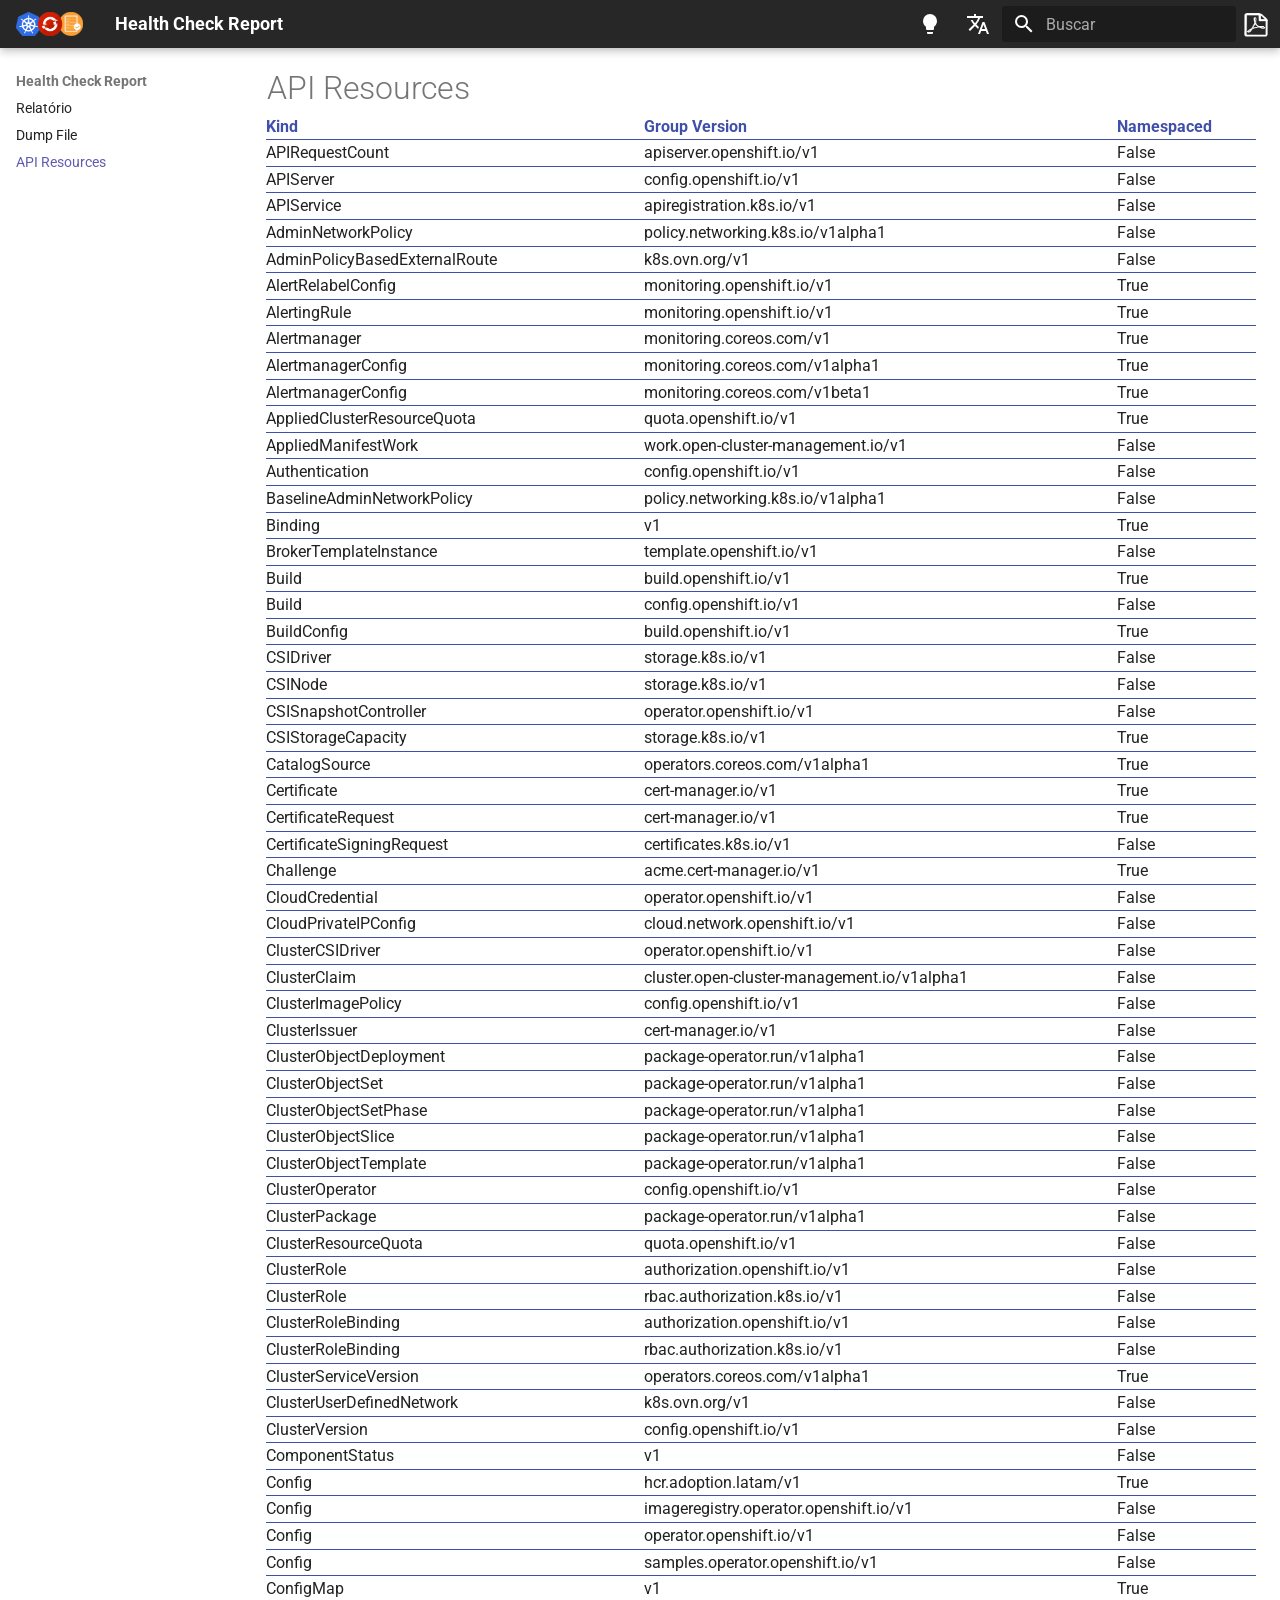
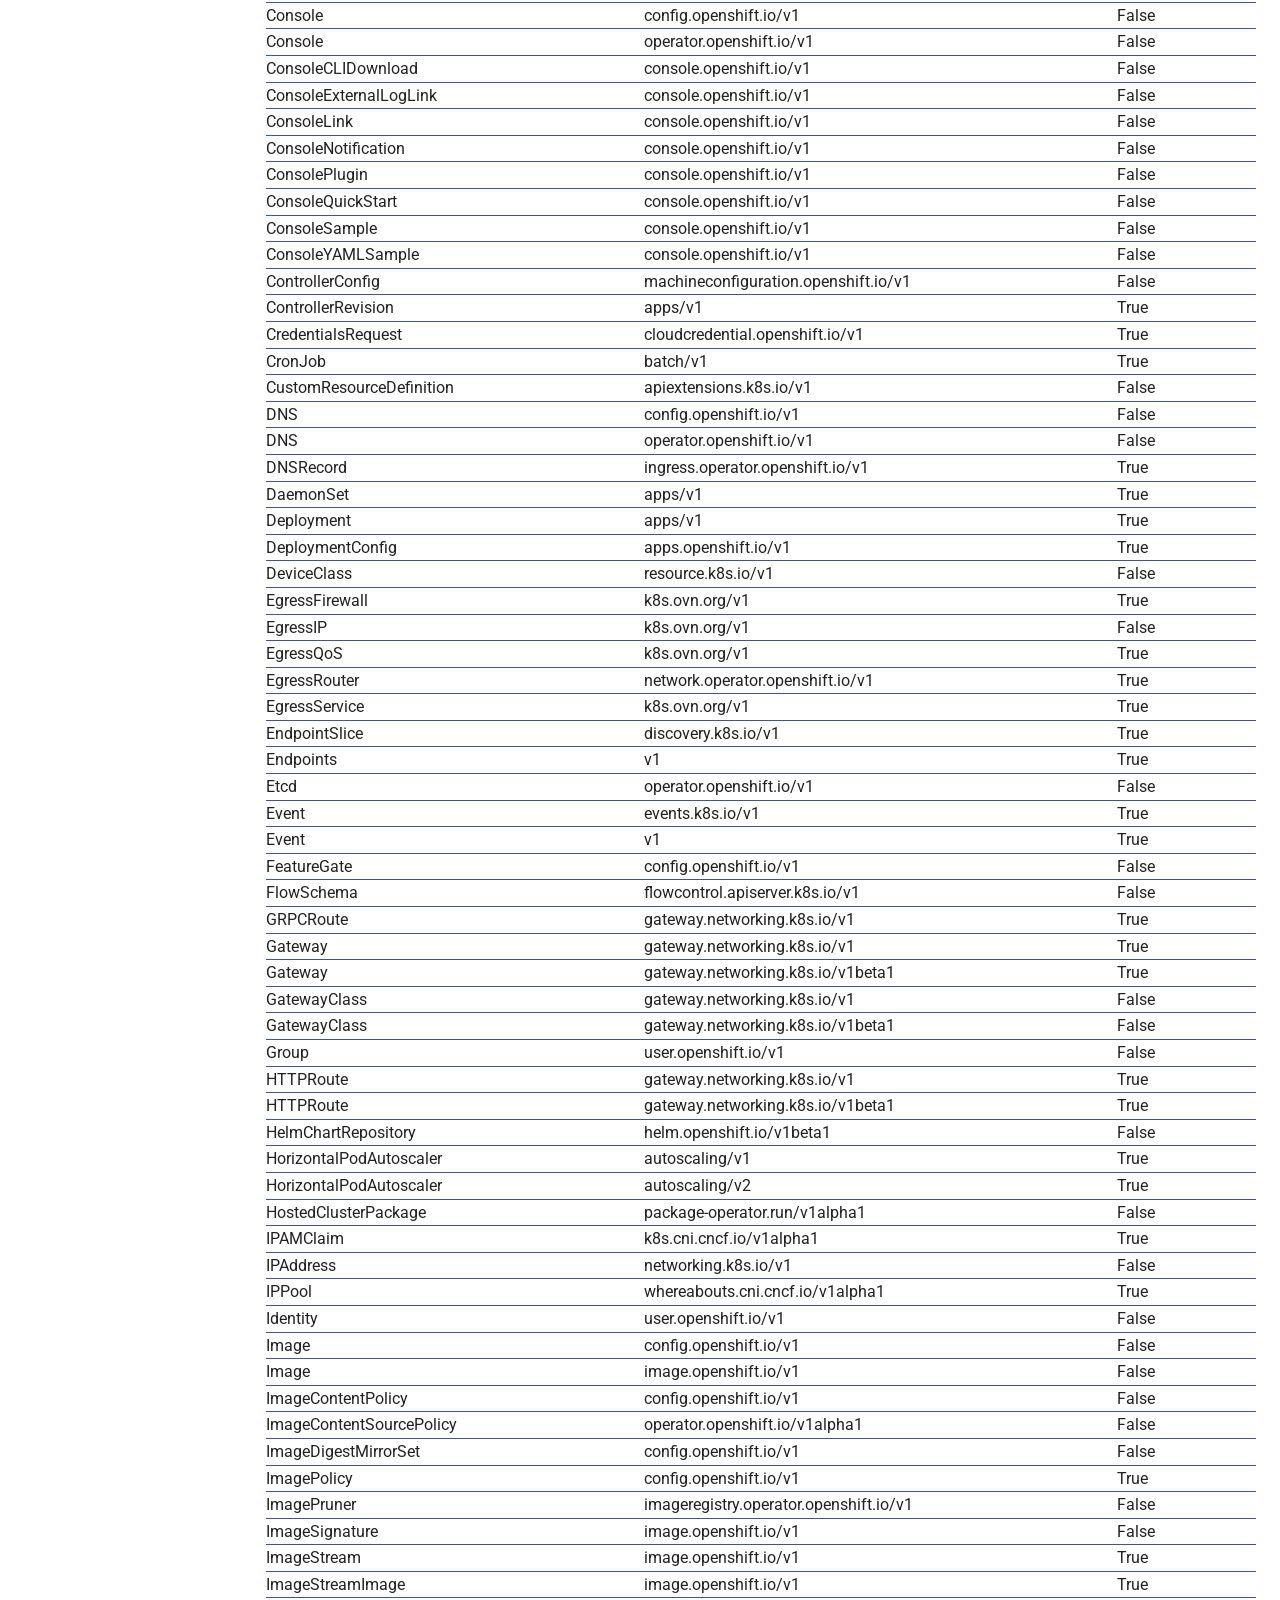
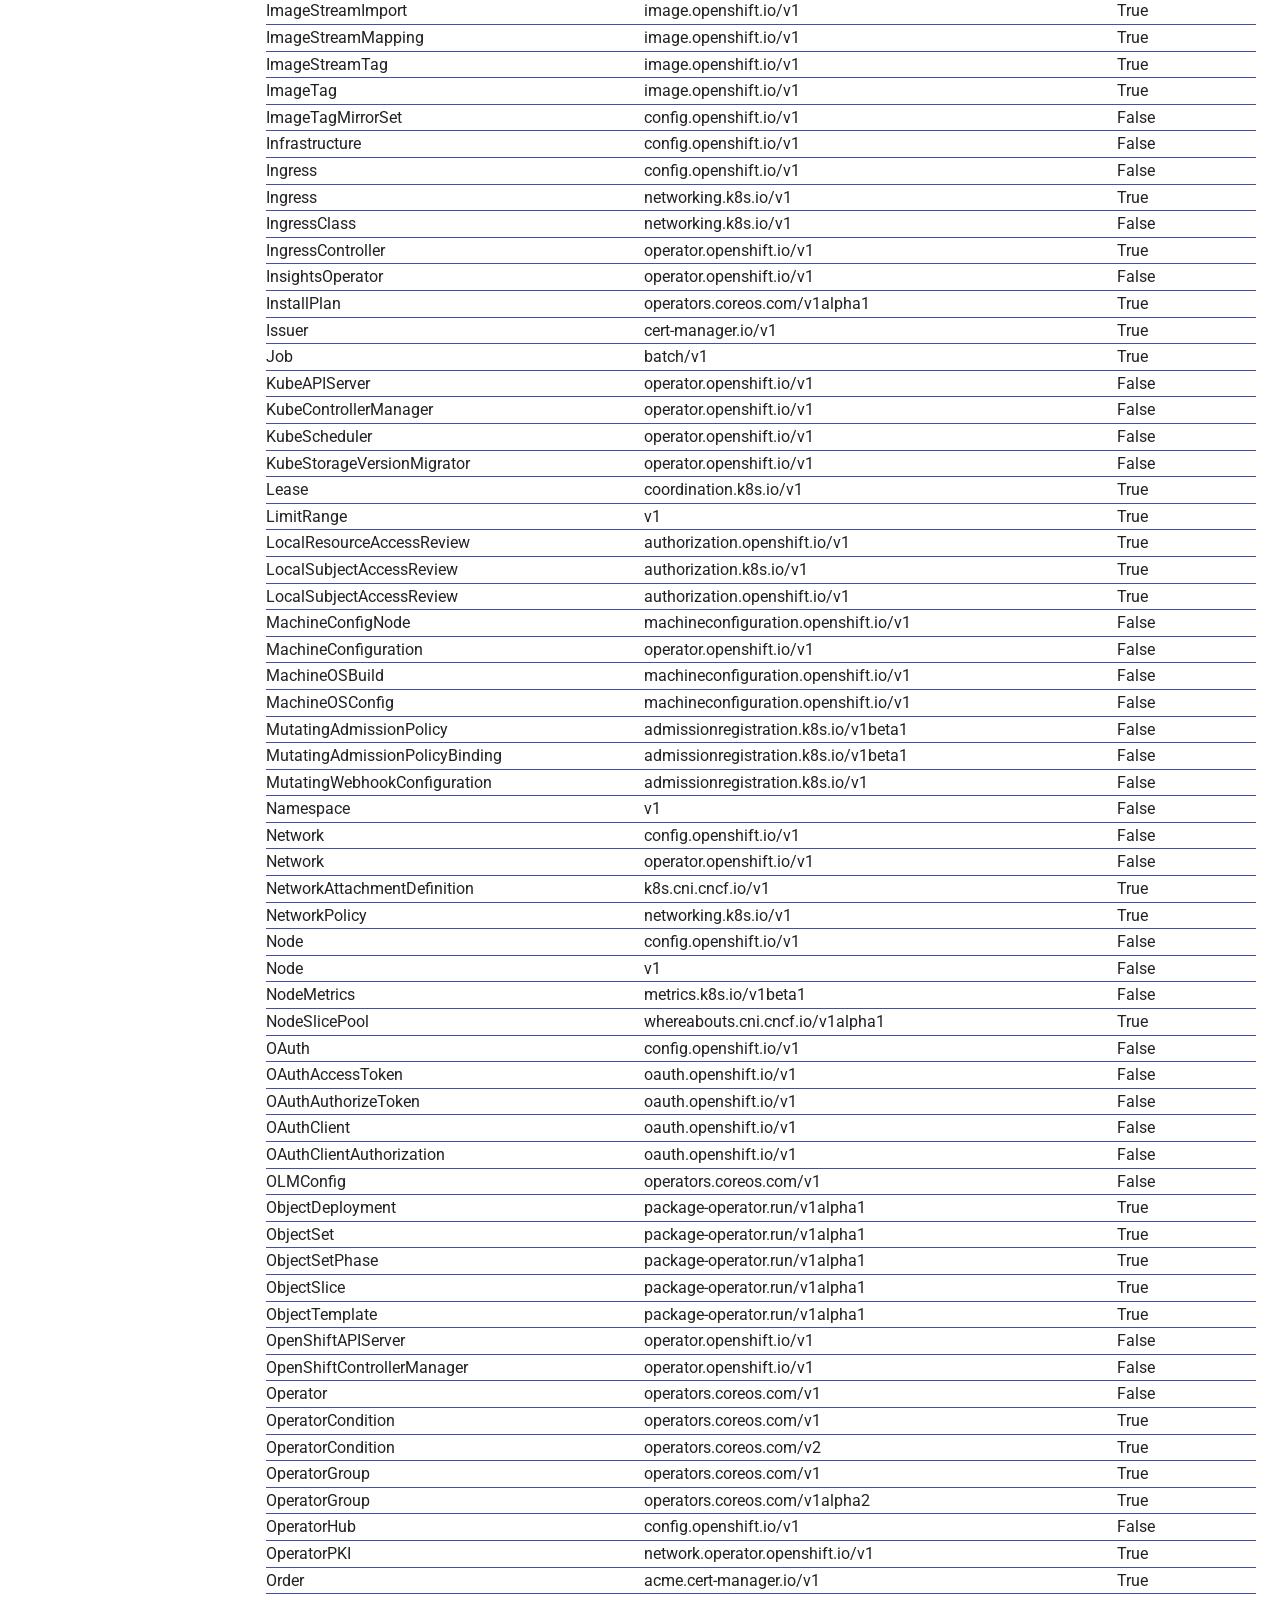
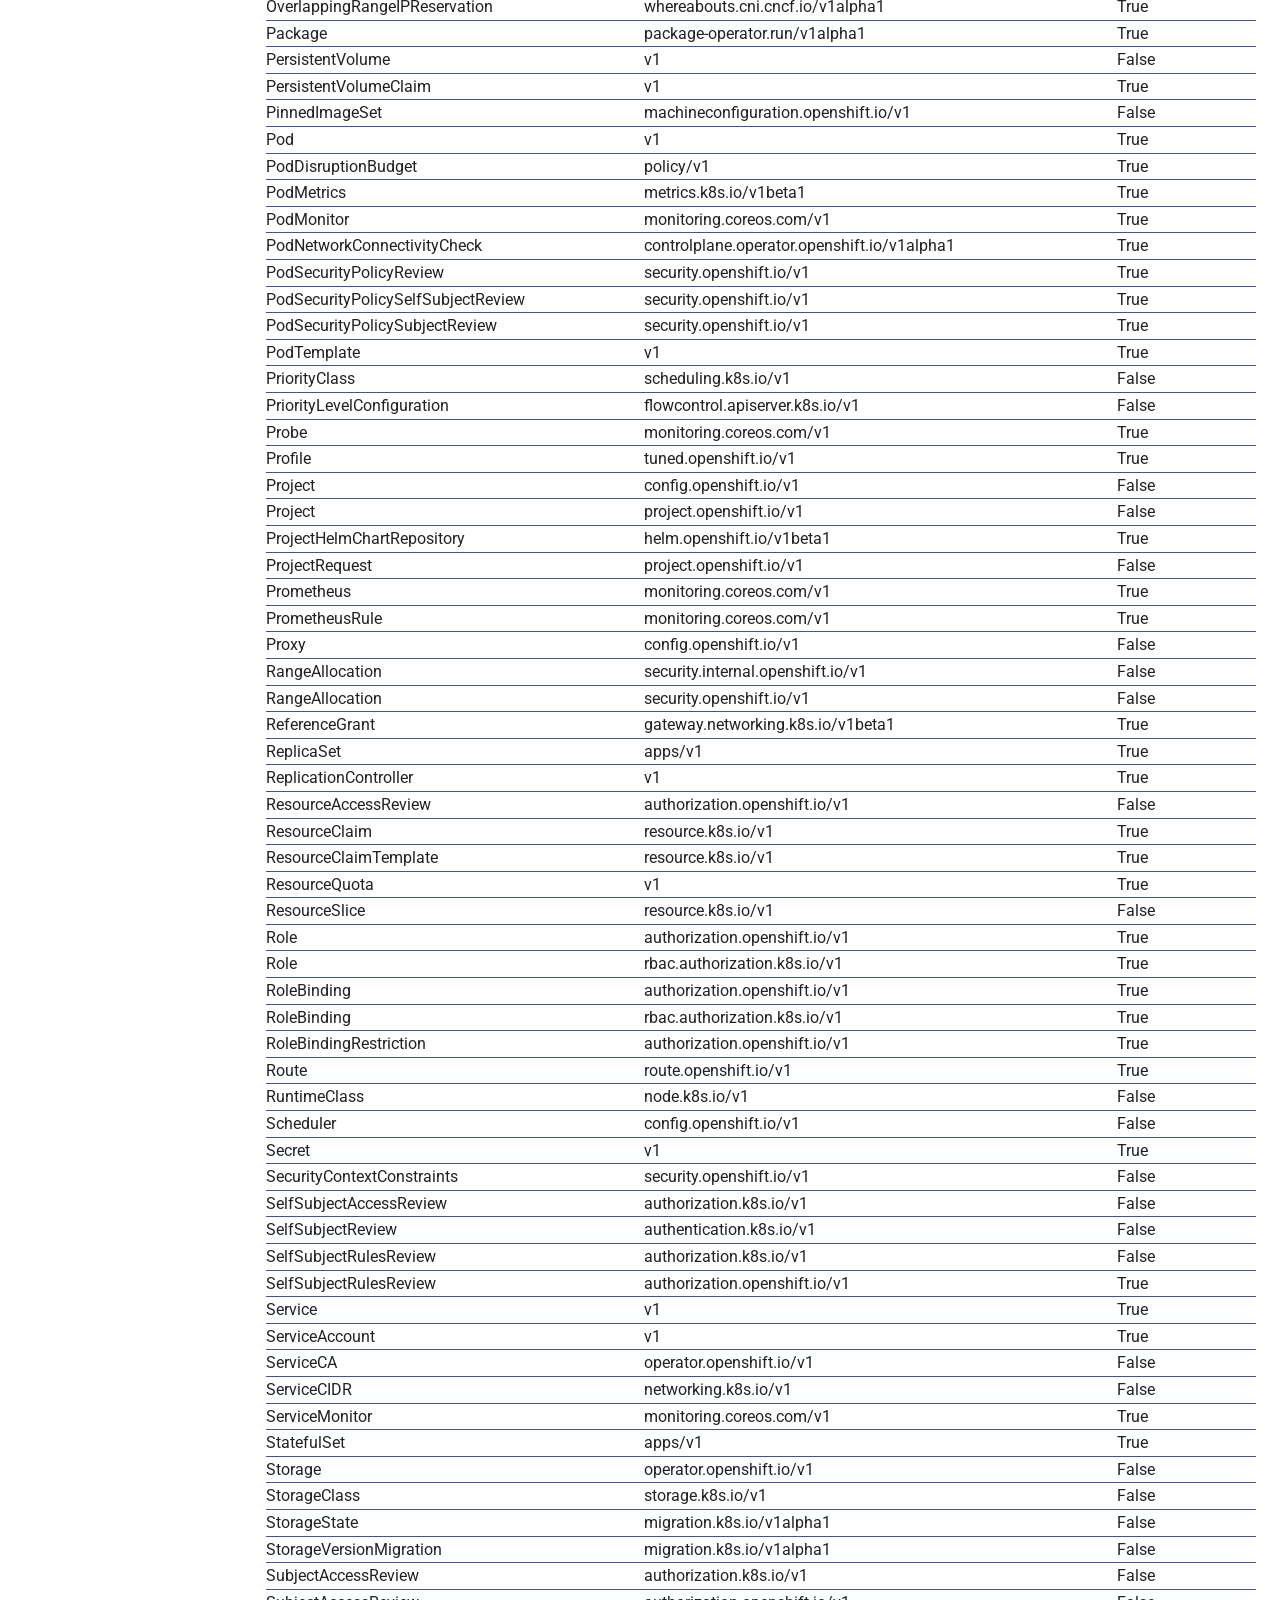
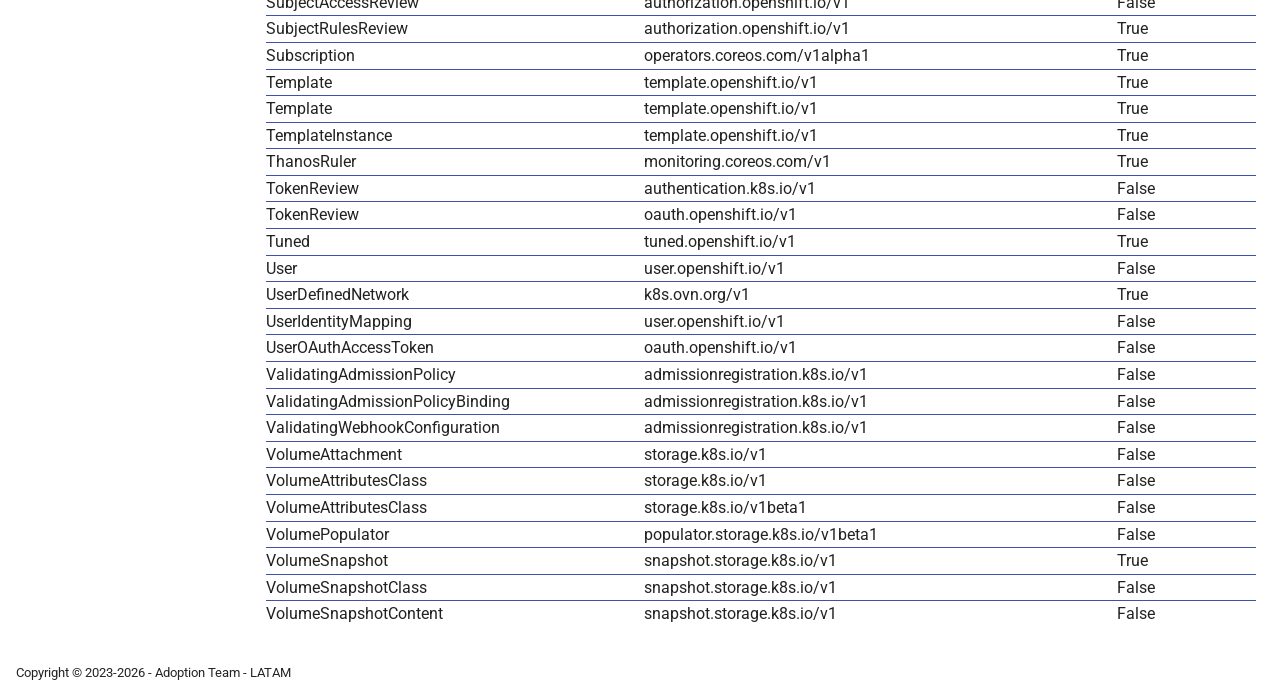
<file: mkdocs/site/pt/apiresources.html>
<!doctype html><html lang=pt class=no-js> <head><meta charset=utf-8><meta name=viewport content="width=device-width,initial-scale=1"><link rel=prev href=index.html><link rel=icon href=../img/favicon.ico><meta name=generator content="mkdocs-1.6.1, mkdocs-material-9.6.22"><title>API Resources - Health Check Report</title><link rel=stylesheet href=../assets/stylesheets/main.84d31ad4.min.css><link rel=stylesheet href=../assets/stylesheets/palette.06af60db.min.css><style>:root{--md-admonition-icon--note:url('data:image/svg+xml;charset=utf-8,%3Csvg%20xmlns%3D%22http%3A//www.w3.org/2000/svg%22%20viewBox%3D%220%200%20448%20512%22%3E%3C%21--%21%20Font%20Awesome%20Free%207.1.0%20by%20%40fontawesome%20-%20https%3A//fontawesome.com%20License%20-%20https%3A//fontawesome.com/license/free%20%28Icons%3A%20CC%20BY%204.0%2C%20Fonts%3A%20SIL%20OFL%201.1%2C%20Code%3A%20MIT%20License%29%20Copyright%202025%20Fonticons%2C%20Inc.--%3E%3Cpath%20d%3D%22M64%20480c-35.3%200-64-28.7-64-64V96c0-35.3%2028.7-64%2064-64h320c35.3%200%2064%2028.7%2064%2064v213.5c0%2017-6.7%2033.3-18.7%2045.3L322.7%20461.3c-12%2012-28.3%2018.7-45.3%2018.7zm325.5-176H296c-13.3%200-24%2010.7-24%2024v93.5z%22/%3E%3C/svg%3E');--md-admonition-icon--abstract:url('data:image/svg+xml;charset=utf-8,%3Csvg%20xmlns%3D%22http%3A//www.w3.org/2000/svg%22%20viewBox%3D%220%200%20448%20512%22%3E%3C%21--%21%20Font%20Awesome%20Free%207.1.0%20by%20%40fontawesome%20-%20https%3A//fontawesome.com%20License%20-%20https%3A//fontawesome.com/license/free%20%28Icons%3A%20CC%20BY%204.0%2C%20Fonts%3A%20SIL%20OFL%201.1%2C%20Code%3A%20MIT%20License%29%20Copyright%202025%20Fonticons%2C%20Inc.--%3E%3Cpath%20d%3D%22M384%20512H96c-53%200-96-43-96-96V96C0%2043%2043%200%2096%200h304c26.5%200%2048%2021.5%2048%2048v288c0%2020.9-13.4%2038.7-32%2045.3V448c17.7%200%2032%2014.3%2032%2032s-14.3%2032-32%2032zM96%20384c-17.7%200-32%2014.3-32%2032s14.3%2032%2032%2032h256v-64zm32-232c0%2013.3%2010.7%2024%2024%2024h176c13.3%200%2024-10.7%2024-24s-10.7-24-24-24H152c-13.3%200-24%2010.7-24%2024m24%2072c-13.3%200-24%2010.7-24%2024s10.7%2024%2024%2024h176c13.3%200%2024-10.7%2024-24s-10.7-24-24-24z%22/%3E%3C/svg%3E');--md-admonition-icon--info:url('data:image/svg+xml;charset=utf-8,%3Csvg%20xmlns%3D%22http%3A//www.w3.org/2000/svg%22%20viewBox%3D%220%200%20512%20512%22%3E%3C%21--%21%20Font%20Awesome%20Free%207.1.0%20by%20%40fontawesome%20-%20https%3A//fontawesome.com%20License%20-%20https%3A//fontawesome.com/license/free%20%28Icons%3A%20CC%20BY%204.0%2C%20Fonts%3A%20SIL%20OFL%201.1%2C%20Code%3A%20MIT%20License%29%20Copyright%202025%20Fonticons%2C%20Inc.--%3E%3Cpath%20d%3D%22M256%20512a256%20256%200%201%200%200-512%20256%20256%200%201%200%200%20512m-32-352a32%2032%200%201%201%2064%200%2032%2032%200%201%201-64%200m-8%2064h48c13.3%200%2024%2010.7%2024%2024v88h8c13.3%200%2024%2010.7%2024%2024s-10.7%2024-24%2024h-80c-13.3%200-24-10.7-24-24s10.7-24%2024-24h24v-64h-24c-13.3%200-24-10.7-24-24s10.7-24%2024-24%22/%3E%3C/svg%3E');--md-admonition-icon--tip:url('data:image/svg+xml;charset=utf-8,%3Csvg%20xmlns%3D%22http%3A//www.w3.org/2000/svg%22%20viewBox%3D%220%200%20512%20512%22%3E%3C%21--%21%20Font%20Awesome%20Free%207.1.0%20by%20%40fontawesome%20-%20https%3A//fontawesome.com%20License%20-%20https%3A//fontawesome.com/license/free%20%28Icons%3A%20CC%20BY%204.0%2C%20Fonts%3A%20SIL%20OFL%201.1%2C%20Code%3A%20MIT%20License%29%20Copyright%202025%20Fonticons%2C%20Inc.--%3E%3Cpath%20d%3D%22M461.2%2018.9C472.7%2024%20480%2035.4%20480%2048v416c0%2012.6-7.3%2024-18.8%2029.1s-24.8%203.2-34.3-5.1l-46.6-40.7c-43.6-38.1-98.7-60.3-156.4-63V480c0%2017.7-14.3%2032-32%2032h-32c-17.7%200-32-14.3-32-32v-96C57.3%20384%200%20326.7%200%20256s57.3-128%20128-128h84.5c61.8-.2%20121.4-22.7%20167.9-63.3L427%2024c9.4-8.3%2022.9-10.2%2034.3-5.1zM224%20320v.2c70.3%202.7%20137.8%2028.5%20192%2073.4V118.3c-54.2%2044.9-121.7%2070.7-192%2073.4z%22/%3E%3C/svg%3E');--md-admonition-icon--success:url('data:image/svg+xml;charset=utf-8,%3Csvg%20xmlns%3D%22http%3A//www.w3.org/2000/svg%22%20viewBox%3D%220%200%20448%20512%22%3E%3C%21--%21%20Font%20Awesome%20Free%207.1.0%20by%20%40fontawesome%20-%20https%3A//fontawesome.com%20License%20-%20https%3A//fontawesome.com/license/free%20%28Icons%3A%20CC%20BY%204.0%2C%20Fonts%3A%20SIL%20OFL%201.1%2C%20Code%3A%20MIT%20License%29%20Copyright%202025%20Fonticons%2C%20Inc.--%3E%3Cpath%20d%3D%22M434.8%2070.1c14.3%2010.4%2017.5%2030.4%207.1%2044.7l-256%20352c-5.5%207.6-14%2012.3-23.4%2013.1s-18.5-2.7-25.1-9.3l-128-128c-12.5-12.5-12.5-32.8%200-45.3s32.8-12.5%2045.3%200l101.5%20101.5%20234-321.7c10.4-14.3%2030.4-17.5%2044.7-7.1z%22/%3E%3C/svg%3E');--md-admonition-icon--question:url('data:image/svg+xml;charset=utf-8,%3Csvg%20xmlns%3D%22http%3A//www.w3.org/2000/svg%22%20viewBox%3D%220%200%20512%20512%22%3E%3C%21--%21%20Font%20Awesome%20Free%207.1.0%20by%20%40fontawesome%20-%20https%3A//fontawesome.com%20License%20-%20https%3A//fontawesome.com/license/free%20%28Icons%3A%20CC%20BY%204.0%2C%20Fonts%3A%20SIL%20OFL%201.1%2C%20Code%3A%20MIT%20License%29%20Copyright%202025%20Fonticons%2C%20Inc.--%3E%3Cpath%20d%3D%22M256%20512a256%20256%200%201%200%200-512%20256%20256%200%201%200%200%20512m0-336c-17.7%200-32%2014.3-32%2032%200%2013.3-10.7%2024-24%2024s-24-10.7-24-24c0-44.2%2035.8-80%2080-80s80%2035.8%2080%2080c0%2047.2-36%2067.2-56%2074.5v3.8c0%2013.3-10.7%2024-24%2024s-24-10.7-24-24v-8.1c0-20.5%2014.8-35.2%2030.1-40.2%206.4-2.1%2013.2-5.5%2018.2-10.3%204.3-4.2%207.7-10%207.7-19.6%200-17.7-14.3-32-32-32zm-32%20192a32%2032%200%201%201%2064%200%2032%2032%200%201%201-64%200%22/%3E%3C/svg%3E');--md-admonition-icon--warning:url('data:image/svg+xml;charset=utf-8,%3Csvg%20xmlns%3D%22http%3A//www.w3.org/2000/svg%22%20viewBox%3D%220%200%20512%20512%22%3E%3C%21--%21%20Font%20Awesome%20Free%207.1.0%20by%20%40fontawesome%20-%20https%3A//fontawesome.com%20License%20-%20https%3A//fontawesome.com/license/free%20%28Icons%3A%20CC%20BY%204.0%2C%20Fonts%3A%20SIL%20OFL%201.1%2C%20Code%3A%20MIT%20License%29%20Copyright%202025%20Fonticons%2C%20Inc.--%3E%3Cpath%20d%3D%22M256%200c14.7%200%2028.2%208.1%2035.2%2021l216%20400c6.7%2012.4%206.4%2027.4-.8%2039.5S486.1%20480%20472%20480H40c-14.1%200-27.2-7.4-34.4-19.5s-7.5-27.1-.8-39.5l216-400c7-12.9%2020.5-21%2035.2-21m0%20352a32%2032%200%201%200%200%2064%2032%2032%200%201%200%200-64m0-192c-18.2%200-32.7%2015.5-31.4%2033.7l7.4%20104c.9%2012.5%2011.4%2022.3%2023.9%2022.3%2012.6%200%2023-9.7%2023.9-22.3l7.4-104c1.3-18.2-13.1-33.7-31.4-33.7z%22/%3E%3C/svg%3E');--md-admonition-icon--failure:url('data:image/svg+xml;charset=utf-8,%3Csvg%20xmlns%3D%22http%3A//www.w3.org/2000/svg%22%20viewBox%3D%220%200%20576%20512%22%3E%3C%21--%21%20Font%20Awesome%20Free%207.1.0%20by%20%40fontawesome%20-%20https%3A//fontawesome.com%20License%20-%20https%3A//fontawesome.com/license/free%20%28Icons%3A%20CC%20BY%204.0%2C%20Fonts%3A%20SIL%20OFL%201.1%2C%20Code%3A%20MIT%20License%29%20Copyright%202025%20Fonticons%2C%20Inc.--%3E%3Cpath%20d%3D%22M480-16c6.9%200%2013%204.4%2015.2%2010.9l13.5%2040.4%2040.4%2013.5C555.6%2051%20560%2057.1%20560%2064s-4.4%2013-10.9%2015.2l-40.4%2013.5-13.5%2040.4c-2.2%206.5-8.3%2010.9-15.2%2010.9s-13-4.4-15.2-10.9l-13.5-40.4-40.4-13.5C404.4%2077%20400%2070.9%20400%2064s4.4-13%2010.9-15.2l40.4-13.5%2013.5-40.4C467-11.6%20473.1-16%20480-16M321.4%2097.4c12.5-12.5%2032.8-12.5%2045.3%200l80%2080c12.5%2012.5%2012.5%2032.8%200%2045.3l-10.9%2010.9c7.9%2022%2012.2%2045.7%2012.2%2070.5%200%20114.9-93.1%20208-208%20208S32%20418.9%2032%20304%20125.1%2096%20240%2096c24.7%200%2048.5%204.3%2070.5%2012.3zM144%20304c0-53%2043-96%2096-96%2013.3%200%2024-10.7%2024-24s-10.7-24-24-24c-79.5%200-144%2064.5-144%20144%200%2013.3%2010.7%2024%2024%2024s24-10.7%2024-24%22/%3E%3C/svg%3E');--md-admonition-icon--danger:url('data:image/svg+xml;charset=utf-8,%3Csvg%20xmlns%3D%22http%3A//www.w3.org/2000/svg%22%20viewBox%3D%220%200%20512%20512%22%3E%3C%21--%21%20Font%20Awesome%20Free%207.1.0%20by%20%40fontawesome%20-%20https%3A//fontawesome.com%20License%20-%20https%3A//fontawesome.com/license/free%20%28Icons%3A%20CC%20BY%204.0%2C%20Fonts%3A%20SIL%20OFL%201.1%2C%20Code%3A%20MIT%20License%29%20Copyright%202025%20Fonticons%2C%20Inc.--%3E%3Cpath%20d%3D%22M416%20427.4c58.5-44%2096-111.6%2096-187.4C512%20107.5%20397.4%200%20256%200S0%20107.5%200%20240c0%2075.8%2037.5%20143.4%2096%20187.4V464c0%2026.5%2021.5%2048%2048%2048h32v-40c0-13.3%2010.7-24%2024-24s24%2010.7%2024%2024v40h64v-40c0-13.3%2010.7-24%2024-24s24%2010.7%2024%2024v40h32c26.5%200%2048-21.5%2048-48zM96%20256a64%2064%200%201%201%20128%200%2064%2064%200%201%201-128%200m256-64a64%2064%200%201%201%200%20128%2064%2064%200%201%201%200-128%22/%3E%3C/svg%3E');--md-admonition-icon--bug:url('data:image/svg+xml;charset=utf-8,%3Csvg%20xmlns%3D%22http%3A//www.w3.org/2000/svg%22%20viewBox%3D%220%200%20640%20512%22%3E%3C%21--%21%20Font%20Awesome%20Free%207.1.0%20by%20%40fontawesome%20-%20https%3A//fontawesome.com%20License%20-%20https%3A//fontawesome.com/license/free%20%28Icons%3A%20CC%20BY%204.0%2C%20Fonts%3A%20SIL%20OFL%201.1%2C%20Code%3A%20MIT%20License%29%20Copyright%202025%20Fonticons%2C%20Inc.--%3E%3Cpath%20d%3D%22M352%200c0-17.7-14.3-32-32-32s-32%2014.3-32%2032v64h-96c-53%200-96%2043-96%2096v224c0%2053%2043%2096%2096%2096h256c53%200%2096-43%2096-96V160c0-53-43-96-96-96h-96zM160%20368c0-13.3%2010.7-24%2024-24h32c13.3%200%2024%2010.7%2024%2024s-10.7%2024-24%2024h-32c-13.3%200-24-10.7-24-24m120%200c0-13.3%2010.7-24%2024-24h32c13.3%200%2024%2010.7%2024%2024s-10.7%2024-24%2024h-32c-13.3%200-24-10.7-24-24m120%200c0-13.3%2010.7-24%2024-24h32c13.3%200%2024%2010.7%2024%2024s-10.7%2024-24%2024h-32c-13.3%200-24-10.7-24-24M224%20176a48%2048%200%201%201%200%2096%2048%2048%200%201%201%200-96m144%2048a48%2048%200%201%201%2096%200%2048%2048%200%201%201-96%200m-304%200c0-17.7-14.3-32-32-32S0%20206.3%200%20224v96c0%2017.7%2014.3%2032%2032%2032s32-14.3%2032-32zm544-32c-17.7%200-32%2014.3-32%2032v96c0%2017.7%2014.3%2032%2032%2032s32-14.3%2032-32v-96c0-17.7-14.3-32-32-32%22/%3E%3C/svg%3E');--md-admonition-icon--example:url('data:image/svg+xml;charset=utf-8,%3Csvg%20xmlns%3D%22http%3A//www.w3.org/2000/svg%22%20viewBox%3D%220%200%20448%20512%22%3E%3C%21--%21%20Font%20Awesome%20Free%207.1.0%20by%20%40fontawesome%20-%20https%3A//fontawesome.com%20License%20-%20https%3A//fontawesome.com/license/free%20%28Icons%3A%20CC%20BY%204.0%2C%20Fonts%3A%20SIL%20OFL%201.1%2C%20Code%3A%20MIT%20License%29%20Copyright%202025%20Fonticons%2C%20Inc.--%3E%3Cpath%20d%3D%22M288%200H128c-17.7%200-32%2014.3-32%2032s14.3%2032%2032%2032v151.5L7.5%20426.3C2.6%20435%200%20444.7%200%20454.7%200%20486.4%2025.6%20512%2057.3%20512h333.4c31.6%200%2057.3-25.6%2057.3-57.3%200-10-2.6-19.8-7.5-28.4L320%20215.5V64c17.7%200%2032-14.3%2032-32S337.7%200%20320%200zm-96%20215.5V64h64v151.5c0%2011.1%202.9%2022.1%208.4%2031.8L306%20320H142l41.6-72.7c5.5-9.7%208.4-20.6%208.4-31.8%22/%3E%3C/svg%3E');--md-admonition-icon--quote:url('data:image/svg+xml;charset=utf-8,%3Csvg%20xmlns%3D%22http%3A//www.w3.org/2000/svg%22%20viewBox%3D%220%200%20448%20512%22%3E%3C%21--%21%20Font%20Awesome%20Free%207.1.0%20by%20%40fontawesome%20-%20https%3A//fontawesome.com%20License%20-%20https%3A//fontawesome.com/license/free%20%28Icons%3A%20CC%20BY%204.0%2C%20Fonts%3A%20SIL%20OFL%201.1%2C%20Code%3A%20MIT%20License%29%20Copyright%202025%20Fonticons%2C%20Inc.--%3E%3Cpath%20d%3D%22M0%20216C0%20149.7%2053.7%2096%20120%2096h8c17.7%200%2032%2014.3%2032%2032s-14.3%2032-32%2032h-8c-30.9%200-56%2025.1-56%2056v8h64c35.3%200%2064%2028.7%2064%2064v64c0%2035.3-28.7%2064-64%2064H64c-35.3%200-64-28.7-64-64zm256%200c0-66.3%2053.7-120%20120-120h8c17.7%200%2032%2014.3%2032%2032s-14.3%2032-32%2032h-8c-30.9%200-56%2025.1-56%2056v8h64c35.3%200%2064%2028.7%2064%2064v64c0%2035.3-28.7%2064-64%2064h-64c-35.3%200-64-28.7-64-64z%22/%3E%3C/svg%3E');}</style><script src="../assets/external/unpkg.com/iframe-worker/shim.js"></script><link rel="stylesheet" href="../assets/external/fonts.googleapis.com/css.49ea35f2.css"><style>:root{--md-text-font:"Roboto";--md-code-font:"Roboto Mono"}</style><link rel=stylesheet href=../css/extra.css><script>__md_scope=new URL("..",location),__md_hash=e=>[...e].reduce(((e,_)=>(e<<5)-e+_.charCodeAt(0)),0),__md_get=(e,_=localStorage,t=__md_scope)=>JSON.parse(_.getItem(t.pathname+"."+e)),__md_set=(e,_,t=localStorage,a=__md_scope)=>{try{t.setItem(a.pathname+"."+e,JSON.stringify(_))}catch(e){}}</script></head> <body dir=ltr data-md-color-scheme=default data-md-color-primary=red data-md-color-accent=red> <input class=md-toggle data-md-toggle=drawer type=checkbox id=__drawer autocomplete=off> <input class=md-toggle data-md-toggle=search type=checkbox id=__search autocomplete=off> <label class=md-overlay for=__drawer></label> <div data-md-component=skip> <a href=#api-resources class=md-skip> Ir para o conteúdo </a> </div> <div data-md-component=announce> </div> <header class="md-header md-header--shadow" data-md-component=header> <nav class="md-header__inner md-grid" aria-label=Cabeçalho> <a href=index.html title="Health Check Report" class="md-header__button md-logo" aria-label="Health Check Report" data-md-component=logo> <img src=../img/hcreport.png alt=logo> </a> <label class="md-header__button md-icon" for=__drawer> <svg xmlns=http://www.w3.org/2000/svg viewbox="0 0 24 24"><path d="M3 6h18v2H3zm0 5h18v2H3zm0 5h18v2H3z"/></svg> </label> <div class=md-header__title data-md-component=header-title> <div class=md-header__ellipsis> <div class=md-header__topic> <span class=md-ellipsis> Health Check Report </span> </div> <div class=md-header__topic data-md-component=header-topic> <span class=md-ellipsis> API Resources </span> </div> </div> </div> <form class=md-header__option data-md-component=palette> <input class=md-option data-md-color-media data-md-color-scheme=default data-md-color-primary=red data-md-color-accent=red aria-label="Switch to dark mode" type=radio name=__palette id=__palette_0> <label class="md-header__button md-icon" title="Switch to dark mode" for=__palette_1 hidden> <svg xmlns=http://www.w3.org/2000/svg viewbox="0 0 24 24"><path d="M12 2a7 7 0 0 0-7 7c0 2.38 1.19 4.47 3 5.74V17a1 1 0 0 0 1 1h6a1 1 0 0 0 1-1v-2.26c1.81-1.27 3-3.36 3-5.74a7 7 0 0 0-7-7M9 21a1 1 0 0 0 1 1h4a1 1 0 0 0 1-1v-1H9z"/></svg> </label> <input class=md-option data-md-color-media data-md-color-scheme=slate data-md-color-primary=hcr_black data-md-color-accent=red aria-label="Switch to light mode" type=radio name=__palette id=__palette_1> <label class="md-header__button md-icon" title="Switch to light mode" for=__palette_0 hidden> <svg xmlns=http://www.w3.org/2000/svg viewbox="0 0 24 24"><path d="M12 2a7 7 0 0 1 7 7c0 2.38-1.19 4.47-3 5.74V17a1 1 0 0 1-1 1H9a1 1 0 0 1-1-1v-2.26C6.19 13.47 5 11.38 5 9a7 7 0 0 1 7-7M9 21v-1h6v1a1 1 0 0 1-1 1h-4a1 1 0 0 1-1-1m3-17a5 5 0 0 0-5 5c0 2.05 1.23 3.81 3 4.58V16h4v-2.42c1.77-.77 3-2.53 3-4.58a5 5 0 0 0-5-5"/></svg> </label> </form> <script>var palette=__md_get("__palette");if(palette&&palette.color){if("(prefers-color-scheme)"===palette.color.media){var media=matchMedia("(prefers-color-scheme: light)"),input=document.querySelector(media.matches?"[data-md-color-media='(prefers-color-scheme: light)']":"[data-md-color-media='(prefers-color-scheme: dark)']");palette.color.media=input.getAttribute("data-md-color-media"),palette.color.scheme=input.getAttribute("data-md-color-scheme"),palette.color.primary=input.getAttribute("data-md-color-primary"),palette.color.accent=input.getAttribute("data-md-color-accent")}for(var[key,value]of Object.entries(palette.color))document.body.setAttribute("data-md-color-"+key,value)}</script> <div class=md-header__option> <div class=md-select> <button class="md-header__button md-icon" aria-label="Selecione o idioma"> <svg xmlns=http://www.w3.org/2000/svg viewbox="0 0 24 24"><path d="m12.87 15.07-2.54-2.51.03-.03A17.5 17.5 0 0 0 14.07 6H17V4h-7V2H8v2H1v2h11.17C11.5 7.92 10.44 9.75 9 11.35 8.07 10.32 7.3 9.19 6.69 8h-2c.73 1.63 1.73 3.17 2.98 4.56l-5.09 5.02L4 19l5-5 3.11 3.11zM18.5 10h-2L12 22h2l1.12-3h4.75L21 22h2zm-2.62 7 1.62-4.33L19.12 17z"/></svg> </button> <div class=md-select__inner> <ul class=md-select__list> <li class=md-select__item> <a href=../apiresources.html hreflang=en class=md-select__link> English </a> </li> <li class=md-select__item> <a href=apiresources.html hreflang=pt class=md-select__link> Português </a> </li> <li class=md-select__item> <a href=../es/apiresources.html hreflang=es class=md-select__link> Español </a> </li> </ul> </div> </div> </div> <label class="md-header__button md-icon" for=__search> <svg xmlns=http://www.w3.org/2000/svg viewbox="0 0 24 24"><path d="M9.5 3A6.5 6.5 0 0 1 16 9.5c0 1.61-.59 3.09-1.56 4.23l.27.27h.79l5 5-1.5 1.5-5-5v-.79l-.27-.27A6.52 6.52 0 0 1 9.5 16 6.5 6.5 0 0 1 3 9.5 6.5 6.5 0 0 1 9.5 3m0 2C7 5 5 7 5 9.5S7 14 9.5 14 14 12 14 9.5 12 5 9.5 5"/></svg> </label> <div class=md-search data-md-component=search role=dialog> <label class=md-search__overlay for=__search></label> <div class=md-search__inner role=search> <form class=md-search__form name=search> <input type=text class=md-search__input name=query aria-label=Buscar placeholder=Buscar autocapitalize=off autocorrect=off autocomplete=off spellcheck=false data-md-component=search-query required> <label class="md-search__icon md-icon" for=__search> <svg xmlns=http://www.w3.org/2000/svg viewbox="0 0 24 24"><path d="M9.5 3A6.5 6.5 0 0 1 16 9.5c0 1.61-.59 3.09-1.56 4.23l.27.27h.79l5 5-1.5 1.5-5-5v-.79l-.27-.27A6.52 6.52 0 0 1 9.5 16 6.5 6.5 0 0 1 3 9.5 6.5 6.5 0 0 1 9.5 3m0 2C7 5 5 7 5 9.5S7 14 9.5 14 14 12 14 9.5 12 5 9.5 5"/></svg> <svg xmlns=http://www.w3.org/2000/svg viewbox="0 0 24 24"><path d="M20 11v2H8l5.5 5.5-1.42 1.42L4.16 12l7.92-7.92L13.5 5.5 8 11z"/></svg> </label> <nav class=md-search__options aria-label=Pesquisar> <button type=reset class="md-search__icon md-icon" title=Limpar aria-label=Limpar tabindex=-1> <svg xmlns=http://www.w3.org/2000/svg viewbox="0 0 24 24"><path d="M19 6.41 17.59 5 12 10.59 6.41 5 5 6.41 10.59 12 5 17.59 6.41 19 12 13.41 17.59 19 19 17.59 13.41 12z"/></svg> </button> </nav> <div class=md-search__suggest data-md-component=search-suggest></div> </form> <div class=md-search__output> <div class=md-search__scrollwrap tabindex=0 data-md-scrollfix> <div class=md-search-result data-md-component=search-result> <div class=md-search-result__meta> Inicializando a pesquisa </div> <ol class=md-search-result__list role=presentation></ol> </div> </div> </div> </div> </div> <a href=../pt/site.pdf><img style="margin: 3px 5px 0px 5px;" src=../img/pdf.png width=30 height=30></a> </nav> </header> <div class=md-container data-md-component=container> <main class=md-main data-md-component=main> <div class="md-main__inner md-grid"> <div class="md-sidebar md-sidebar--primary" data-md-component=sidebar data-md-type=navigation> <div class=md-sidebar__scrollwrap> <div class=md-sidebar__inner> <nav class="md-nav md-nav--primary" aria-label=Navegação data-md-level=0> <label class=md-nav__title for=__drawer> <a href=index.html title="Health Check Report" class="md-nav__button md-logo" aria-label="Health Check Report" data-md-component=logo> <img src=../img/hcreport.png alt=logo> </a> Health Check Report </label> <ul class=md-nav__list data-md-scrollfix> <li class=md-nav__item> <a href=index.html class=md-nav__link> <span class=md-ellipsis> Relatório </span> </a> </li> <li class=md-nav__item> <a href=../hcreport.json.gz class=md-nav__link> <span class=md-ellipsis> Dump File </span> </a> </li> <li class="md-nav__item md-nav__item--active"> <input class="md-nav__toggle md-toggle" type=checkbox id=__toc> <a href=apiresources.html class="md-nav__link md-nav__link--active"> <span class=md-ellipsis> API Resources </span> </a> </li> </ul> </nav> </div> </div> </div> <div class="md-sidebar md-sidebar--secondary" data-md-component=sidebar data-md-type=toc> <div class=md-sidebar__scrollwrap> <div class=md-sidebar__inner> <nav class="md-nav md-nav--secondary" aria-label=Índice> </nav> </div> </div> </div> <div class=md-content data-md-component=content> <article class="md-content__inner md-typeset"> <h1 id=api-resources>API Resources<a class=headerlink href=#api-resources title="Permanent link">&para;</a></h1> <div style="display: table; border-collapse: collapse; width: 100%"> <div style="display: table-row"> <div style="display: table-cell; font-weight: bold; color: #4050AA">Kind</div> <div style="display: table-cell; font-weight: bold; color: #4050AA">Group Version</div> <div style="display: table-cell; font-weight: bold; color: #4050AA">Namespaced</div> </div> <div style="display: table-row"> <div style="display: table-cell; border-top: 1px solid #4050AA">APIRequestCount</div> <div style="display: table-cell; border-top: 1px solid #4050AA">apiserver.openshift.io/v1</div> <div style="display: table-cell; border-top: 1px solid #4050AA">False</div> </div> <div style="display: table-row"> <div style="display: table-cell; border-top: 1px solid #4050AA">APIServer</div> <div style="display: table-cell; border-top: 1px solid #4050AA">config.openshift.io/v1</div> <div style="display: table-cell; border-top: 1px solid #4050AA">False</div> </div> <div style="display: table-row"> <div style="display: table-cell; border-top: 1px solid #4050AA">APIService</div> <div style="display: table-cell; border-top: 1px solid #4050AA">apiregistration.k8s.io/v1</div> <div style="display: table-cell; border-top: 1px solid #4050AA">False</div> </div> <div style="display: table-row"> <div style="display: table-cell; border-top: 1px solid #4050AA">AdminNetworkPolicy</div> <div style="display: table-cell; border-top: 1px solid #4050AA">policy.networking.k8s.io/v1alpha1</div> <div style="display: table-cell; border-top: 1px solid #4050AA">False</div> </div> <div style="display: table-row"> <div style="display: table-cell; border-top: 1px solid #4050AA">AdminPolicyBasedExternalRoute</div> <div style="display: table-cell; border-top: 1px solid #4050AA">k8s.ovn.org/v1</div> <div style="display: table-cell; border-top: 1px solid #4050AA">False</div> </div> <div style="display: table-row"> <div style="display: table-cell; border-top: 1px solid #4050AA">AlertRelabelConfig</div> <div style="display: table-cell; border-top: 1px solid #4050AA">monitoring.openshift.io/v1</div> <div style="display: table-cell; border-top: 1px solid #4050AA">True</div> </div> <div style="display: table-row"> <div style="display: table-cell; border-top: 1px solid #4050AA">AlertingRule</div> <div style="display: table-cell; border-top: 1px solid #4050AA">monitoring.openshift.io/v1</div> <div style="display: table-cell; border-top: 1px solid #4050AA">True</div> </div> <div style="display: table-row"> <div style="display: table-cell; border-top: 1px solid #4050AA">Alertmanager</div> <div style="display: table-cell; border-top: 1px solid #4050AA">monitoring.coreos.com/v1</div> <div style="display: table-cell; border-top: 1px solid #4050AA">True</div> </div> <div style="display: table-row"> <div style="display: table-cell; border-top: 1px solid #4050AA">AlertmanagerConfig</div> <div style="display: table-cell; border-top: 1px solid #4050AA">monitoring.coreos.com/v1alpha1</div> <div style="display: table-cell; border-top: 1px solid #4050AA">True</div> </div> <div style="display: table-row"> <div style="display: table-cell; border-top: 1px solid #4050AA">AlertmanagerConfig</div> <div style="display: table-cell; border-top: 1px solid #4050AA">monitoring.coreos.com/v1beta1</div> <div style="display: table-cell; border-top: 1px solid #4050AA">True</div> </div> <div style="display: table-row"> <div style="display: table-cell; border-top: 1px solid #4050AA">AppliedClusterResourceQuota</div> <div style="display: table-cell; border-top: 1px solid #4050AA">quota.openshift.io/v1</div> <div style="display: table-cell; border-top: 1px solid #4050AA">True</div> </div> <div style="display: table-row"> <div style="display: table-cell; border-top: 1px solid #4050AA">AppliedManifestWork</div> <div style="display: table-cell; border-top: 1px solid #4050AA">work.open-cluster-management.io/v1</div> <div style="display: table-cell; border-top: 1px solid #4050AA">False</div> </div> <div style="display: table-row"> <div style="display: table-cell; border-top: 1px solid #4050AA">Authentication</div> <div style="display: table-cell; border-top: 1px solid #4050AA">config.openshift.io/v1</div> <div style="display: table-cell; border-top: 1px solid #4050AA">False</div> </div> <div style="display: table-row"> <div style="display: table-cell; border-top: 1px solid #4050AA">BaselineAdminNetworkPolicy</div> <div style="display: table-cell; border-top: 1px solid #4050AA">policy.networking.k8s.io/v1alpha1</div> <div style="display: table-cell; border-top: 1px solid #4050AA">False</div> </div> <div style="display: table-row"> <div style="display: table-cell; border-top: 1px solid #4050AA">Binding</div> <div style="display: table-cell; border-top: 1px solid #4050AA">v1</div> <div style="display: table-cell; border-top: 1px solid #4050AA">True</div> </div> <div style="display: table-row"> <div style="display: table-cell; border-top: 1px solid #4050AA">BrokerTemplateInstance</div> <div style="display: table-cell; border-top: 1px solid #4050AA">template.openshift.io/v1</div> <div style="display: table-cell; border-top: 1px solid #4050AA">False</div> </div> <div style="display: table-row"> <div style="display: table-cell; border-top: 1px solid #4050AA">Build</div> <div style="display: table-cell; border-top: 1px solid #4050AA">build.openshift.io/v1</div> <div style="display: table-cell; border-top: 1px solid #4050AA">True</div> </div> <div style="display: table-row"> <div style="display: table-cell; border-top: 1px solid #4050AA">Build</div> <div style="display: table-cell; border-top: 1px solid #4050AA">config.openshift.io/v1</div> <div style="display: table-cell; border-top: 1px solid #4050AA">False</div> </div> <div style="display: table-row"> <div style="display: table-cell; border-top: 1px solid #4050AA">BuildConfig</div> <div style="display: table-cell; border-top: 1px solid #4050AA">build.openshift.io/v1</div> <div style="display: table-cell; border-top: 1px solid #4050AA">True</div> </div> <div style="display: table-row"> <div style="display: table-cell; border-top: 1px solid #4050AA">CSIDriver</div> <div style="display: table-cell; border-top: 1px solid #4050AA">storage.k8s.io/v1</div> <div style="display: table-cell; border-top: 1px solid #4050AA">False</div> </div> <div style="display: table-row"> <div style="display: table-cell; border-top: 1px solid #4050AA">CSINode</div> <div style="display: table-cell; border-top: 1px solid #4050AA">storage.k8s.io/v1</div> <div style="display: table-cell; border-top: 1px solid #4050AA">False</div> </div> <div style="display: table-row"> <div style="display: table-cell; border-top: 1px solid #4050AA">CSISnapshotController</div> <div style="display: table-cell; border-top: 1px solid #4050AA">operator.openshift.io/v1</div> <div style="display: table-cell; border-top: 1px solid #4050AA">False</div> </div> <div style="display: table-row"> <div style="display: table-cell; border-top: 1px solid #4050AA">CSIStorageCapacity</div> <div style="display: table-cell; border-top: 1px solid #4050AA">storage.k8s.io/v1</div> <div style="display: table-cell; border-top: 1px solid #4050AA">True</div> </div> <div style="display: table-row"> <div style="display: table-cell; border-top: 1px solid #4050AA">CatalogSource</div> <div style="display: table-cell; border-top: 1px solid #4050AA">operators.coreos.com/v1alpha1</div> <div style="display: table-cell; border-top: 1px solid #4050AA">True</div> </div> <div style="display: table-row"> <div style="display: table-cell; border-top: 1px solid #4050AA">Certificate</div> <div style="display: table-cell; border-top: 1px solid #4050AA">cert-manager.io/v1</div> <div style="display: table-cell; border-top: 1px solid #4050AA">True</div> </div> <div style="display: table-row"> <div style="display: table-cell; border-top: 1px solid #4050AA">CertificateRequest</div> <div style="display: table-cell; border-top: 1px solid #4050AA">cert-manager.io/v1</div> <div style="display: table-cell; border-top: 1px solid #4050AA">True</div> </div> <div style="display: table-row"> <div style="display: table-cell; border-top: 1px solid #4050AA">CertificateSigningRequest</div> <div style="display: table-cell; border-top: 1px solid #4050AA">certificates.k8s.io/v1</div> <div style="display: table-cell; border-top: 1px solid #4050AA">False</div> </div> <div style="display: table-row"> <div style="display: table-cell; border-top: 1px solid #4050AA">Challenge</div> <div style="display: table-cell; border-top: 1px solid #4050AA">acme.cert-manager.io/v1</div> <div style="display: table-cell; border-top: 1px solid #4050AA">True</div> </div> <div style="display: table-row"> <div style="display: table-cell; border-top: 1px solid #4050AA">CloudCredential</div> <div style="display: table-cell; border-top: 1px solid #4050AA">operator.openshift.io/v1</div> <div style="display: table-cell; border-top: 1px solid #4050AA">False</div> </div> <div style="display: table-row"> <div style="display: table-cell; border-top: 1px solid #4050AA">CloudPrivateIPConfig</div> <div style="display: table-cell; border-top: 1px solid #4050AA">cloud.network.openshift.io/v1</div> <div style="display: table-cell; border-top: 1px solid #4050AA">False</div> </div> <div style="display: table-row"> <div style="display: table-cell; border-top: 1px solid #4050AA">ClusterCSIDriver</div> <div style="display: table-cell; border-top: 1px solid #4050AA">operator.openshift.io/v1</div> <div style="display: table-cell; border-top: 1px solid #4050AA">False</div> </div> <div style="display: table-row"> <div style="display: table-cell; border-top: 1px solid #4050AA">ClusterClaim</div> <div style="display: table-cell; border-top: 1px solid #4050AA">cluster.open-cluster-management.io/v1alpha1</div> <div style="display: table-cell; border-top: 1px solid #4050AA">False</div> </div> <div style="display: table-row"> <div style="display: table-cell; border-top: 1px solid #4050AA">ClusterImagePolicy</div> <div style="display: table-cell; border-top: 1px solid #4050AA">config.openshift.io/v1</div> <div style="display: table-cell; border-top: 1px solid #4050AA">False</div> </div> <div style="display: table-row"> <div style="display: table-cell; border-top: 1px solid #4050AA">ClusterIssuer</div> <div style="display: table-cell; border-top: 1px solid #4050AA">cert-manager.io/v1</div> <div style="display: table-cell; border-top: 1px solid #4050AA">False</div> </div> <div style="display: table-row"> <div style="display: table-cell; border-top: 1px solid #4050AA">ClusterObjectDeployment</div> <div style="display: table-cell; border-top: 1px solid #4050AA">package-operator.run/v1alpha1</div> <div style="display: table-cell; border-top: 1px solid #4050AA">False</div> </div> <div style="display: table-row"> <div style="display: table-cell; border-top: 1px solid #4050AA">ClusterObjectSet</div> <div style="display: table-cell; border-top: 1px solid #4050AA">package-operator.run/v1alpha1</div> <div style="display: table-cell; border-top: 1px solid #4050AA">False</div> </div> <div style="display: table-row"> <div style="display: table-cell; border-top: 1px solid #4050AA">ClusterObjectSetPhase</div> <div style="display: table-cell; border-top: 1px solid #4050AA">package-operator.run/v1alpha1</div> <div style="display: table-cell; border-top: 1px solid #4050AA">False</div> </div> <div style="display: table-row"> <div style="display: table-cell; border-top: 1px solid #4050AA">ClusterObjectSlice</div> <div style="display: table-cell; border-top: 1px solid #4050AA">package-operator.run/v1alpha1</div> <div style="display: table-cell; border-top: 1px solid #4050AA">False</div> </div> <div style="display: table-row"> <div style="display: table-cell; border-top: 1px solid #4050AA">ClusterObjectTemplate</div> <div style="display: table-cell; border-top: 1px solid #4050AA">package-operator.run/v1alpha1</div> <div style="display: table-cell; border-top: 1px solid #4050AA">False</div> </div> <div style="display: table-row"> <div style="display: table-cell; border-top: 1px solid #4050AA">ClusterOperator</div> <div style="display: table-cell; border-top: 1px solid #4050AA">config.openshift.io/v1</div> <div style="display: table-cell; border-top: 1px solid #4050AA">False</div> </div> <div style="display: table-row"> <div style="display: table-cell; border-top: 1px solid #4050AA">ClusterPackage</div> <div style="display: table-cell; border-top: 1px solid #4050AA">package-operator.run/v1alpha1</div> <div style="display: table-cell; border-top: 1px solid #4050AA">False</div> </div> <div style="display: table-row"> <div style="display: table-cell; border-top: 1px solid #4050AA">ClusterResourceQuota</div> <div style="display: table-cell; border-top: 1px solid #4050AA">quota.openshift.io/v1</div> <div style="display: table-cell; border-top: 1px solid #4050AA">False</div> </div> <div style="display: table-row"> <div style="display: table-cell; border-top: 1px solid #4050AA">ClusterRole</div> <div style="display: table-cell; border-top: 1px solid #4050AA">authorization.openshift.io/v1</div> <div style="display: table-cell; border-top: 1px solid #4050AA">False</div> </div> <div style="display: table-row"> <div style="display: table-cell; border-top: 1px solid #4050AA">ClusterRole</div> <div style="display: table-cell; border-top: 1px solid #4050AA">rbac.authorization.k8s.io/v1</div> <div style="display: table-cell; border-top: 1px solid #4050AA">False</div> </div> <div style="display: table-row"> <div style="display: table-cell; border-top: 1px solid #4050AA">ClusterRoleBinding</div> <div style="display: table-cell; border-top: 1px solid #4050AA">authorization.openshift.io/v1</div> <div style="display: table-cell; border-top: 1px solid #4050AA">False</div> </div> <div style="display: table-row"> <div style="display: table-cell; border-top: 1px solid #4050AA">ClusterRoleBinding</div> <div style="display: table-cell; border-top: 1px solid #4050AA">rbac.authorization.k8s.io/v1</div> <div style="display: table-cell; border-top: 1px solid #4050AA">False</div> </div> <div style="display: table-row"> <div style="display: table-cell; border-top: 1px solid #4050AA">ClusterServiceVersion</div> <div style="display: table-cell; border-top: 1px solid #4050AA">operators.coreos.com/v1alpha1</div> <div style="display: table-cell; border-top: 1px solid #4050AA">True</div> </div> <div style="display: table-row"> <div style="display: table-cell; border-top: 1px solid #4050AA">ClusterUserDefinedNetwork</div> <div style="display: table-cell; border-top: 1px solid #4050AA">k8s.ovn.org/v1</div> <div style="display: table-cell; border-top: 1px solid #4050AA">False</div> </div> <div style="display: table-row"> <div style="display: table-cell; border-top: 1px solid #4050AA">ClusterVersion</div> <div style="display: table-cell; border-top: 1px solid #4050AA">config.openshift.io/v1</div> <div style="display: table-cell; border-top: 1px solid #4050AA">False</div> </div> <div style="display: table-row"> <div style="display: table-cell; border-top: 1px solid #4050AA">ComponentStatus</div> <div style="display: table-cell; border-top: 1px solid #4050AA">v1</div> <div style="display: table-cell; border-top: 1px solid #4050AA">False</div> </div> <div style="display: table-row"> <div style="display: table-cell; border-top: 1px solid #4050AA">Config</div> <div style="display: table-cell; border-top: 1px solid #4050AA">hcr.adoption.latam/v1</div> <div style="display: table-cell; border-top: 1px solid #4050AA">True</div> </div> <div style="display: table-row"> <div style="display: table-cell; border-top: 1px solid #4050AA">Config</div> <div style="display: table-cell; border-top: 1px solid #4050AA">imageregistry.operator.openshift.io/v1</div> <div style="display: table-cell; border-top: 1px solid #4050AA">False</div> </div> <div style="display: table-row"> <div style="display: table-cell; border-top: 1px solid #4050AA">Config</div> <div style="display: table-cell; border-top: 1px solid #4050AA">operator.openshift.io/v1</div> <div style="display: table-cell; border-top: 1px solid #4050AA">False</div> </div> <div style="display: table-row"> <div style="display: table-cell; border-top: 1px solid #4050AA">Config</div> <div style="display: table-cell; border-top: 1px solid #4050AA">samples.operator.openshift.io/v1</div> <div style="display: table-cell; border-top: 1px solid #4050AA">False</div> </div> <div style="display: table-row"> <div style="display: table-cell; border-top: 1px solid #4050AA">ConfigMap</div> <div style="display: table-cell; border-top: 1px solid #4050AA">v1</div> <div style="display: table-cell; border-top: 1px solid #4050AA">True</div> </div> <div style="display: table-row"> <div style="display: table-cell; border-top: 1px solid #4050AA">Console</div> <div style="display: table-cell; border-top: 1px solid #4050AA">config.openshift.io/v1</div> <div style="display: table-cell; border-top: 1px solid #4050AA">False</div> </div> <div style="display: table-row"> <div style="display: table-cell; border-top: 1px solid #4050AA">Console</div> <div style="display: table-cell; border-top: 1px solid #4050AA">operator.openshift.io/v1</div> <div style="display: table-cell; border-top: 1px solid #4050AA">False</div> </div> <div style="display: table-row"> <div style="display: table-cell; border-top: 1px solid #4050AA">ConsoleCLIDownload</div> <div style="display: table-cell; border-top: 1px solid #4050AA">console.openshift.io/v1</div> <div style="display: table-cell; border-top: 1px solid #4050AA">False</div> </div> <div style="display: table-row"> <div style="display: table-cell; border-top: 1px solid #4050AA">ConsoleExternalLogLink</div> <div style="display: table-cell; border-top: 1px solid #4050AA">console.openshift.io/v1</div> <div style="display: table-cell; border-top: 1px solid #4050AA">False</div> </div> <div style="display: table-row"> <div style="display: table-cell; border-top: 1px solid #4050AA">ConsoleLink</div> <div style="display: table-cell; border-top: 1px solid #4050AA">console.openshift.io/v1</div> <div style="display: table-cell; border-top: 1px solid #4050AA">False</div> </div> <div style="display: table-row"> <div style="display: table-cell; border-top: 1px solid #4050AA">ConsoleNotification</div> <div style="display: table-cell; border-top: 1px solid #4050AA">console.openshift.io/v1</div> <div style="display: table-cell; border-top: 1px solid #4050AA">False</div> </div> <div style="display: table-row"> <div style="display: table-cell; border-top: 1px solid #4050AA">ConsolePlugin</div> <div style="display: table-cell; border-top: 1px solid #4050AA">console.openshift.io/v1</div> <div style="display: table-cell; border-top: 1px solid #4050AA">False</div> </div> <div style="display: table-row"> <div style="display: table-cell; border-top: 1px solid #4050AA">ConsoleQuickStart</div> <div style="display: table-cell; border-top: 1px solid #4050AA">console.openshift.io/v1</div> <div style="display: table-cell; border-top: 1px solid #4050AA">False</div> </div> <div style="display: table-row"> <div style="display: table-cell; border-top: 1px solid #4050AA">ConsoleSample</div> <div style="display: table-cell; border-top: 1px solid #4050AA">console.openshift.io/v1</div> <div style="display: table-cell; border-top: 1px solid #4050AA">False</div> </div> <div style="display: table-row"> <div style="display: table-cell; border-top: 1px solid #4050AA">ConsoleYAMLSample</div> <div style="display: table-cell; border-top: 1px solid #4050AA">console.openshift.io/v1</div> <div style="display: table-cell; border-top: 1px solid #4050AA">False</div> </div> <div style="display: table-row"> <div style="display: table-cell; border-top: 1px solid #4050AA">ControllerConfig</div> <div style="display: table-cell; border-top: 1px solid #4050AA">machineconfiguration.openshift.io/v1</div> <div style="display: table-cell; border-top: 1px solid #4050AA">False</div> </div> <div style="display: table-row"> <div style="display: table-cell; border-top: 1px solid #4050AA">ControllerRevision</div> <div style="display: table-cell; border-top: 1px solid #4050AA">apps/v1</div> <div style="display: table-cell; border-top: 1px solid #4050AA">True</div> </div> <div style="display: table-row"> <div style="display: table-cell; border-top: 1px solid #4050AA">CredentialsRequest</div> <div style="display: table-cell; border-top: 1px solid #4050AA">cloudcredential.openshift.io/v1</div> <div style="display: table-cell; border-top: 1px solid #4050AA">True</div> </div> <div style="display: table-row"> <div style="display: table-cell; border-top: 1px solid #4050AA">CronJob</div> <div style="display: table-cell; border-top: 1px solid #4050AA">batch/v1</div> <div style="display: table-cell; border-top: 1px solid #4050AA">True</div> </div> <div style="display: table-row"> <div style="display: table-cell; border-top: 1px solid #4050AA">CustomResourceDefinition</div> <div style="display: table-cell; border-top: 1px solid #4050AA">apiextensions.k8s.io/v1</div> <div style="display: table-cell; border-top: 1px solid #4050AA">False</div> </div> <div style="display: table-row"> <div style="display: table-cell; border-top: 1px solid #4050AA">DNS</div> <div style="display: table-cell; border-top: 1px solid #4050AA">config.openshift.io/v1</div> <div style="display: table-cell; border-top: 1px solid #4050AA">False</div> </div> <div style="display: table-row"> <div style="display: table-cell; border-top: 1px solid #4050AA">DNS</div> <div style="display: table-cell; border-top: 1px solid #4050AA">operator.openshift.io/v1</div> <div style="display: table-cell; border-top: 1px solid #4050AA">False</div> </div> <div style="display: table-row"> <div style="display: table-cell; border-top: 1px solid #4050AA">DNSRecord</div> <div style="display: table-cell; border-top: 1px solid #4050AA">ingress.operator.openshift.io/v1</div> <div style="display: table-cell; border-top: 1px solid #4050AA">True</div> </div> <div style="display: table-row"> <div style="display: table-cell; border-top: 1px solid #4050AA">DaemonSet</div> <div style="display: table-cell; border-top: 1px solid #4050AA">apps/v1</div> <div style="display: table-cell; border-top: 1px solid #4050AA">True</div> </div> <div style="display: table-row"> <div style="display: table-cell; border-top: 1px solid #4050AA">Deployment</div> <div style="display: table-cell; border-top: 1px solid #4050AA">apps/v1</div> <div style="display: table-cell; border-top: 1px solid #4050AA">True</div> </div> <div style="display: table-row"> <div style="display: table-cell; border-top: 1px solid #4050AA">DeploymentConfig</div> <div style="display: table-cell; border-top: 1px solid #4050AA">apps.openshift.io/v1</div> <div style="display: table-cell; border-top: 1px solid #4050AA">True</div> </div> <div style="display: table-row"> <div style="display: table-cell; border-top: 1px solid #4050AA">DeviceClass</div> <div style="display: table-cell; border-top: 1px solid #4050AA">resource.k8s.io/v1</div> <div style="display: table-cell; border-top: 1px solid #4050AA">False</div> </div> <div style="display: table-row"> <div style="display: table-cell; border-top: 1px solid #4050AA">EgressFirewall</div> <div style="display: table-cell; border-top: 1px solid #4050AA">k8s.ovn.org/v1</div> <div style="display: table-cell; border-top: 1px solid #4050AA">True</div> </div> <div style="display: table-row"> <div style="display: table-cell; border-top: 1px solid #4050AA">EgressIP</div> <div style="display: table-cell; border-top: 1px solid #4050AA">k8s.ovn.org/v1</div> <div style="display: table-cell; border-top: 1px solid #4050AA">False</div> </div> <div style="display: table-row"> <div style="display: table-cell; border-top: 1px solid #4050AA">EgressQoS</div> <div style="display: table-cell; border-top: 1px solid #4050AA">k8s.ovn.org/v1</div> <div style="display: table-cell; border-top: 1px solid #4050AA">True</div> </div> <div style="display: table-row"> <div style="display: table-cell; border-top: 1px solid #4050AA">EgressRouter</div> <div style="display: table-cell; border-top: 1px solid #4050AA">network.operator.openshift.io/v1</div> <div style="display: table-cell; border-top: 1px solid #4050AA">True</div> </div> <div style="display: table-row"> <div style="display: table-cell; border-top: 1px solid #4050AA">EgressService</div> <div style="display: table-cell; border-top: 1px solid #4050AA">k8s.ovn.org/v1</div> <div style="display: table-cell; border-top: 1px solid #4050AA">True</div> </div> <div style="display: table-row"> <div style="display: table-cell; border-top: 1px solid #4050AA">EndpointSlice</div> <div style="display: table-cell; border-top: 1px solid #4050AA">discovery.k8s.io/v1</div> <div style="display: table-cell; border-top: 1px solid #4050AA">True</div> </div> <div style="display: table-row"> <div style="display: table-cell; border-top: 1px solid #4050AA">Endpoints</div> <div style="display: table-cell; border-top: 1px solid #4050AA">v1</div> <div style="display: table-cell; border-top: 1px solid #4050AA">True</div> </div> <div style="display: table-row"> <div style="display: table-cell; border-top: 1px solid #4050AA">Etcd</div> <div style="display: table-cell; border-top: 1px solid #4050AA">operator.openshift.io/v1</div> <div style="display: table-cell; border-top: 1px solid #4050AA">False</div> </div> <div style="display: table-row"> <div style="display: table-cell; border-top: 1px solid #4050AA">Event</div> <div style="display: table-cell; border-top: 1px solid #4050AA">events.k8s.io/v1</div> <div style="display: table-cell; border-top: 1px solid #4050AA">True</div> </div> <div style="display: table-row"> <div style="display: table-cell; border-top: 1px solid #4050AA">Event</div> <div style="display: table-cell; border-top: 1px solid #4050AA">v1</div> <div style="display: table-cell; border-top: 1px solid #4050AA">True</div> </div> <div style="display: table-row"> <div style="display: table-cell; border-top: 1px solid #4050AA">FeatureGate</div> <div style="display: table-cell; border-top: 1px solid #4050AA">config.openshift.io/v1</div> <div style="display: table-cell; border-top: 1px solid #4050AA">False</div> </div> <div style="display: table-row"> <div style="display: table-cell; border-top: 1px solid #4050AA">FlowSchema</div> <div style="display: table-cell; border-top: 1px solid #4050AA">flowcontrol.apiserver.k8s.io/v1</div> <div style="display: table-cell; border-top: 1px solid #4050AA">False</div> </div> <div style="display: table-row"> <div style="display: table-cell; border-top: 1px solid #4050AA">GRPCRoute</div> <div style="display: table-cell; border-top: 1px solid #4050AA">gateway.networking.k8s.io/v1</div> <div style="display: table-cell; border-top: 1px solid #4050AA">True</div> </div> <div style="display: table-row"> <div style="display: table-cell; border-top: 1px solid #4050AA">Gateway</div> <div style="display: table-cell; border-top: 1px solid #4050AA">gateway.networking.k8s.io/v1</div> <div style="display: table-cell; border-top: 1px solid #4050AA">True</div> </div> <div style="display: table-row"> <div style="display: table-cell; border-top: 1px solid #4050AA">Gateway</div> <div style="display: table-cell; border-top: 1px solid #4050AA">gateway.networking.k8s.io/v1beta1</div> <div style="display: table-cell; border-top: 1px solid #4050AA">True</div> </div> <div style="display: table-row"> <div style="display: table-cell; border-top: 1px solid #4050AA">GatewayClass</div> <div style="display: table-cell; border-top: 1px solid #4050AA">gateway.networking.k8s.io/v1</div> <div style="display: table-cell; border-top: 1px solid #4050AA">False</div> </div> <div style="display: table-row"> <div style="display: table-cell; border-top: 1px solid #4050AA">GatewayClass</div> <div style="display: table-cell; border-top: 1px solid #4050AA">gateway.networking.k8s.io/v1beta1</div> <div style="display: table-cell; border-top: 1px solid #4050AA">False</div> </div> <div style="display: table-row"> <div style="display: table-cell; border-top: 1px solid #4050AA">Group</div> <div style="display: table-cell; border-top: 1px solid #4050AA">user.openshift.io/v1</div> <div style="display: table-cell; border-top: 1px solid #4050AA">False</div> </div> <div style="display: table-row"> <div style="display: table-cell; border-top: 1px solid #4050AA">HTTPRoute</div> <div style="display: table-cell; border-top: 1px solid #4050AA">gateway.networking.k8s.io/v1</div> <div style="display: table-cell; border-top: 1px solid #4050AA">True</div> </div> <div style="display: table-row"> <div style="display: table-cell; border-top: 1px solid #4050AA">HTTPRoute</div> <div style="display: table-cell; border-top: 1px solid #4050AA">gateway.networking.k8s.io/v1beta1</div> <div style="display: table-cell; border-top: 1px solid #4050AA">True</div> </div> <div style="display: table-row"> <div style="display: table-cell; border-top: 1px solid #4050AA">HelmChartRepository</div> <div style="display: table-cell; border-top: 1px solid #4050AA">helm.openshift.io/v1beta1</div> <div style="display: table-cell; border-top: 1px solid #4050AA">False</div> </div> <div style="display: table-row"> <div style="display: table-cell; border-top: 1px solid #4050AA">HorizontalPodAutoscaler</div> <div style="display: table-cell; border-top: 1px solid #4050AA">autoscaling/v1</div> <div style="display: table-cell; border-top: 1px solid #4050AA">True</div> </div> <div style="display: table-row"> <div style="display: table-cell; border-top: 1px solid #4050AA">HorizontalPodAutoscaler</div> <div style="display: table-cell; border-top: 1px solid #4050AA">autoscaling/v2</div> <div style="display: table-cell; border-top: 1px solid #4050AA">True</div> </div> <div style="display: table-row"> <div style="display: table-cell; border-top: 1px solid #4050AA">HostedClusterPackage</div> <div style="display: table-cell; border-top: 1px solid #4050AA">package-operator.run/v1alpha1</div> <div style="display: table-cell; border-top: 1px solid #4050AA">False</div> </div> <div style="display: table-row"> <div style="display: table-cell; border-top: 1px solid #4050AA">IPAMClaim</div> <div style="display: table-cell; border-top: 1px solid #4050AA">k8s.cni.cncf.io/v1alpha1</div> <div style="display: table-cell; border-top: 1px solid #4050AA">True</div> </div> <div style="display: table-row"> <div style="display: table-cell; border-top: 1px solid #4050AA">IPAddress</div> <div style="display: table-cell; border-top: 1px solid #4050AA">networking.k8s.io/v1</div> <div style="display: table-cell; border-top: 1px solid #4050AA">False</div> </div> <div style="display: table-row"> <div style="display: table-cell; border-top: 1px solid #4050AA">IPPool</div> <div style="display: table-cell; border-top: 1px solid #4050AA">whereabouts.cni.cncf.io/v1alpha1</div> <div style="display: table-cell; border-top: 1px solid #4050AA">True</div> </div> <div style="display: table-row"> <div style="display: table-cell; border-top: 1px solid #4050AA">Identity</div> <div style="display: table-cell; border-top: 1px solid #4050AA">user.openshift.io/v1</div> <div style="display: table-cell; border-top: 1px solid #4050AA">False</div> </div> <div style="display: table-row"> <div style="display: table-cell; border-top: 1px solid #4050AA">Image</div> <div style="display: table-cell; border-top: 1px solid #4050AA">config.openshift.io/v1</div> <div style="display: table-cell; border-top: 1px solid #4050AA">False</div> </div> <div style="display: table-row"> <div style="display: table-cell; border-top: 1px solid #4050AA">Image</div> <div style="display: table-cell; border-top: 1px solid #4050AA">image.openshift.io/v1</div> <div style="display: table-cell; border-top: 1px solid #4050AA">False</div> </div> <div style="display: table-row"> <div style="display: table-cell; border-top: 1px solid #4050AA">ImageContentPolicy</div> <div style="display: table-cell; border-top: 1px solid #4050AA">config.openshift.io/v1</div> <div style="display: table-cell; border-top: 1px solid #4050AA">False</div> </div> <div style="display: table-row"> <div style="display: table-cell; border-top: 1px solid #4050AA">ImageContentSourcePolicy</div> <div style="display: table-cell; border-top: 1px solid #4050AA">operator.openshift.io/v1alpha1</div> <div style="display: table-cell; border-top: 1px solid #4050AA">False</div> </div> <div style="display: table-row"> <div style="display: table-cell; border-top: 1px solid #4050AA">ImageDigestMirrorSet</div> <div style="display: table-cell; border-top: 1px solid #4050AA">config.openshift.io/v1</div> <div style="display: table-cell; border-top: 1px solid #4050AA">False</div> </div> <div style="display: table-row"> <div style="display: table-cell; border-top: 1px solid #4050AA">ImagePolicy</div> <div style="display: table-cell; border-top: 1px solid #4050AA">config.openshift.io/v1</div> <div style="display: table-cell; border-top: 1px solid #4050AA">True</div> </div> <div style="display: table-row"> <div style="display: table-cell; border-top: 1px solid #4050AA">ImagePruner</div> <div style="display: table-cell; border-top: 1px solid #4050AA">imageregistry.operator.openshift.io/v1</div> <div style="display: table-cell; border-top: 1px solid #4050AA">False</div> </div> <div style="display: table-row"> <div style="display: table-cell; border-top: 1px solid #4050AA">ImageSignature</div> <div style="display: table-cell; border-top: 1px solid #4050AA">image.openshift.io/v1</div> <div style="display: table-cell; border-top: 1px solid #4050AA">False</div> </div> <div style="display: table-row"> <div style="display: table-cell; border-top: 1px solid #4050AA">ImageStream</div> <div style="display: table-cell; border-top: 1px solid #4050AA">image.openshift.io/v1</div> <div style="display: table-cell; border-top: 1px solid #4050AA">True</div> </div> <div style="display: table-row"> <div style="display: table-cell; border-top: 1px solid #4050AA">ImageStreamImage</div> <div style="display: table-cell; border-top: 1px solid #4050AA">image.openshift.io/v1</div> <div style="display: table-cell; border-top: 1px solid #4050AA">True</div> </div> <div style="display: table-row"> <div style="display: table-cell; border-top: 1px solid #4050AA">ImageStreamImport</div> <div style="display: table-cell; border-top: 1px solid #4050AA">image.openshift.io/v1</div> <div style="display: table-cell; border-top: 1px solid #4050AA">True</div> </div> <div style="display: table-row"> <div style="display: table-cell; border-top: 1px solid #4050AA">ImageStreamMapping</div> <div style="display: table-cell; border-top: 1px solid #4050AA">image.openshift.io/v1</div> <div style="display: table-cell; border-top: 1px solid #4050AA">True</div> </div> <div style="display: table-row"> <div style="display: table-cell; border-top: 1px solid #4050AA">ImageStreamTag</div> <div style="display: table-cell; border-top: 1px solid #4050AA">image.openshift.io/v1</div> <div style="display: table-cell; border-top: 1px solid #4050AA">True</div> </div> <div style="display: table-row"> <div style="display: table-cell; border-top: 1px solid #4050AA">ImageTag</div> <div style="display: table-cell; border-top: 1px solid #4050AA">image.openshift.io/v1</div> <div style="display: table-cell; border-top: 1px solid #4050AA">True</div> </div> <div style="display: table-row"> <div style="display: table-cell; border-top: 1px solid #4050AA">ImageTagMirrorSet</div> <div style="display: table-cell; border-top: 1px solid #4050AA">config.openshift.io/v1</div> <div style="display: table-cell; border-top: 1px solid #4050AA">False</div> </div> <div style="display: table-row"> <div style="display: table-cell; border-top: 1px solid #4050AA">Infrastructure</div> <div style="display: table-cell; border-top: 1px solid #4050AA">config.openshift.io/v1</div> <div style="display: table-cell; border-top: 1px solid #4050AA">False</div> </div> <div style="display: table-row"> <div style="display: table-cell; border-top: 1px solid #4050AA">Ingress</div> <div style="display: table-cell; border-top: 1px solid #4050AA">config.openshift.io/v1</div> <div style="display: table-cell; border-top: 1px solid #4050AA">False</div> </div> <div style="display: table-row"> <div style="display: table-cell; border-top: 1px solid #4050AA">Ingress</div> <div style="display: table-cell; border-top: 1px solid #4050AA">networking.k8s.io/v1</div> <div style="display: table-cell; border-top: 1px solid #4050AA">True</div> </div> <div style="display: table-row"> <div style="display: table-cell; border-top: 1px solid #4050AA">IngressClass</div> <div style="display: table-cell; border-top: 1px solid #4050AA">networking.k8s.io/v1</div> <div style="display: table-cell; border-top: 1px solid #4050AA">False</div> </div> <div style="display: table-row"> <div style="display: table-cell; border-top: 1px solid #4050AA">IngressController</div> <div style="display: table-cell; border-top: 1px solid #4050AA">operator.openshift.io/v1</div> <div style="display: table-cell; border-top: 1px solid #4050AA">True</div> </div> <div style="display: table-row"> <div style="display: table-cell; border-top: 1px solid #4050AA">InsightsOperator</div> <div style="display: table-cell; border-top: 1px solid #4050AA">operator.openshift.io/v1</div> <div style="display: table-cell; border-top: 1px solid #4050AA">False</div> </div> <div style="display: table-row"> <div style="display: table-cell; border-top: 1px solid #4050AA">InstallPlan</div> <div style="display: table-cell; border-top: 1px solid #4050AA">operators.coreos.com/v1alpha1</div> <div style="display: table-cell; border-top: 1px solid #4050AA">True</div> </div> <div style="display: table-row"> <div style="display: table-cell; border-top: 1px solid #4050AA">Issuer</div> <div style="display: table-cell; border-top: 1px solid #4050AA">cert-manager.io/v1</div> <div style="display: table-cell; border-top: 1px solid #4050AA">True</div> </div> <div style="display: table-row"> <div style="display: table-cell; border-top: 1px solid #4050AA">Job</div> <div style="display: table-cell; border-top: 1px solid #4050AA">batch/v1</div> <div style="display: table-cell; border-top: 1px solid #4050AA">True</div> </div> <div style="display: table-row"> <div style="display: table-cell; border-top: 1px solid #4050AA">KubeAPIServer</div> <div style="display: table-cell; border-top: 1px solid #4050AA">operator.openshift.io/v1</div> <div style="display: table-cell; border-top: 1px solid #4050AA">False</div> </div> <div style="display: table-row"> <div style="display: table-cell; border-top: 1px solid #4050AA">KubeControllerManager</div> <div style="display: table-cell; border-top: 1px solid #4050AA">operator.openshift.io/v1</div> <div style="display: table-cell; border-top: 1px solid #4050AA">False</div> </div> <div style="display: table-row"> <div style="display: table-cell; border-top: 1px solid #4050AA">KubeScheduler</div> <div style="display: table-cell; border-top: 1px solid #4050AA">operator.openshift.io/v1</div> <div style="display: table-cell; border-top: 1px solid #4050AA">False</div> </div> <div style="display: table-row"> <div style="display: table-cell; border-top: 1px solid #4050AA">KubeStorageVersionMigrator</div> <div style="display: table-cell; border-top: 1px solid #4050AA">operator.openshift.io/v1</div> <div style="display: table-cell; border-top: 1px solid #4050AA">False</div> </div> <div style="display: table-row"> <div style="display: table-cell; border-top: 1px solid #4050AA">Lease</div> <div style="display: table-cell; border-top: 1px solid #4050AA">coordination.k8s.io/v1</div> <div style="display: table-cell; border-top: 1px solid #4050AA">True</div> </div> <div style="display: table-row"> <div style="display: table-cell; border-top: 1px solid #4050AA">LimitRange</div> <div style="display: table-cell; border-top: 1px solid #4050AA">v1</div> <div style="display: table-cell; border-top: 1px solid #4050AA">True</div> </div> <div style="display: table-row"> <div style="display: table-cell; border-top: 1px solid #4050AA">LocalResourceAccessReview</div> <div style="display: table-cell; border-top: 1px solid #4050AA">authorization.openshift.io/v1</div> <div style="display: table-cell; border-top: 1px solid #4050AA">True</div> </div> <div style="display: table-row"> <div style="display: table-cell; border-top: 1px solid #4050AA">LocalSubjectAccessReview</div> <div style="display: table-cell; border-top: 1px solid #4050AA">authorization.k8s.io/v1</div> <div style="display: table-cell; border-top: 1px solid #4050AA">True</div> </div> <div style="display: table-row"> <div style="display: table-cell; border-top: 1px solid #4050AA">LocalSubjectAccessReview</div> <div style="display: table-cell; border-top: 1px solid #4050AA">authorization.openshift.io/v1</div> <div style="display: table-cell; border-top: 1px solid #4050AA">True</div> </div> <div style="display: table-row"> <div style="display: table-cell; border-top: 1px solid #4050AA">MachineConfigNode</div> <div style="display: table-cell; border-top: 1px solid #4050AA">machineconfiguration.openshift.io/v1</div> <div style="display: table-cell; border-top: 1px solid #4050AA">False</div> </div> <div style="display: table-row"> <div style="display: table-cell; border-top: 1px solid #4050AA">MachineConfiguration</div> <div style="display: table-cell; border-top: 1px solid #4050AA">operator.openshift.io/v1</div> <div style="display: table-cell; border-top: 1px solid #4050AA">False</div> </div> <div style="display: table-row"> <div style="display: table-cell; border-top: 1px solid #4050AA">MachineOSBuild</div> <div style="display: table-cell; border-top: 1px solid #4050AA">machineconfiguration.openshift.io/v1</div> <div style="display: table-cell; border-top: 1px solid #4050AA">False</div> </div> <div style="display: table-row"> <div style="display: table-cell; border-top: 1px solid #4050AA">MachineOSConfig</div> <div style="display: table-cell; border-top: 1px solid #4050AA">machineconfiguration.openshift.io/v1</div> <div style="display: table-cell; border-top: 1px solid #4050AA">False</div> </div> <div style="display: table-row"> <div style="display: table-cell; border-top: 1px solid #4050AA">MutatingAdmissionPolicy</div> <div style="display: table-cell; border-top: 1px solid #4050AA">admissionregistration.k8s.io/v1beta1</div> <div style="display: table-cell; border-top: 1px solid #4050AA">False</div> </div> <div style="display: table-row"> <div style="display: table-cell; border-top: 1px solid #4050AA">MutatingAdmissionPolicyBinding</div> <div style="display: table-cell; border-top: 1px solid #4050AA">admissionregistration.k8s.io/v1beta1</div> <div style="display: table-cell; border-top: 1px solid #4050AA">False</div> </div> <div style="display: table-row"> <div style="display: table-cell; border-top: 1px solid #4050AA">MutatingWebhookConfiguration</div> <div style="display: table-cell; border-top: 1px solid #4050AA">admissionregistration.k8s.io/v1</div> <div style="display: table-cell; border-top: 1px solid #4050AA">False</div> </div> <div style="display: table-row"> <div style="display: table-cell; border-top: 1px solid #4050AA">Namespace</div> <div style="display: table-cell; border-top: 1px solid #4050AA">v1</div> <div style="display: table-cell; border-top: 1px solid #4050AA">False</div> </div> <div style="display: table-row"> <div style="display: table-cell; border-top: 1px solid #4050AA">Network</div> <div style="display: table-cell; border-top: 1px solid #4050AA">config.openshift.io/v1</div> <div style="display: table-cell; border-top: 1px solid #4050AA">False</div> </div> <div style="display: table-row"> <div style="display: table-cell; border-top: 1px solid #4050AA">Network</div> <div style="display: table-cell; border-top: 1px solid #4050AA">operator.openshift.io/v1</div> <div style="display: table-cell; border-top: 1px solid #4050AA">False</div> </div> <div style="display: table-row"> <div style="display: table-cell; border-top: 1px solid #4050AA">NetworkAttachmentDefinition</div> <div style="display: table-cell; border-top: 1px solid #4050AA">k8s.cni.cncf.io/v1</div> <div style="display: table-cell; border-top: 1px solid #4050AA">True</div> </div> <div style="display: table-row"> <div style="display: table-cell; border-top: 1px solid #4050AA">NetworkPolicy</div> <div style="display: table-cell; border-top: 1px solid #4050AA">networking.k8s.io/v1</div> <div style="display: table-cell; border-top: 1px solid #4050AA">True</div> </div> <div style="display: table-row"> <div style="display: table-cell; border-top: 1px solid #4050AA">Node</div> <div style="display: table-cell; border-top: 1px solid #4050AA">config.openshift.io/v1</div> <div style="display: table-cell; border-top: 1px solid #4050AA">False</div> </div> <div style="display: table-row"> <div style="display: table-cell; border-top: 1px solid #4050AA">Node</div> <div style="display: table-cell; border-top: 1px solid #4050AA">v1</div> <div style="display: table-cell; border-top: 1px solid #4050AA">False</div> </div> <div style="display: table-row"> <div style="display: table-cell; border-top: 1px solid #4050AA">NodeMetrics</div> <div style="display: table-cell; border-top: 1px solid #4050AA">metrics.k8s.io/v1beta1</div> <div style="display: table-cell; border-top: 1px solid #4050AA">False</div> </div> <div style="display: table-row"> <div style="display: table-cell; border-top: 1px solid #4050AA">NodeSlicePool</div> <div style="display: table-cell; border-top: 1px solid #4050AA">whereabouts.cni.cncf.io/v1alpha1</div> <div style="display: table-cell; border-top: 1px solid #4050AA">True</div> </div> <div style="display: table-row"> <div style="display: table-cell; border-top: 1px solid #4050AA">OAuth</div> <div style="display: table-cell; border-top: 1px solid #4050AA">config.openshift.io/v1</div> <div style="display: table-cell; border-top: 1px solid #4050AA">False</div> </div> <div style="display: table-row"> <div style="display: table-cell; border-top: 1px solid #4050AA">OAuthAccessToken</div> <div style="display: table-cell; border-top: 1px solid #4050AA">oauth.openshift.io/v1</div> <div style="display: table-cell; border-top: 1px solid #4050AA">False</div> </div> <div style="display: table-row"> <div style="display: table-cell; border-top: 1px solid #4050AA">OAuthAuthorizeToken</div> <div style="display: table-cell; border-top: 1px solid #4050AA">oauth.openshift.io/v1</div> <div style="display: table-cell; border-top: 1px solid #4050AA">False</div> </div> <div style="display: table-row"> <div style="display: table-cell; border-top: 1px solid #4050AA">OAuthClient</div> <div style="display: table-cell; border-top: 1px solid #4050AA">oauth.openshift.io/v1</div> <div style="display: table-cell; border-top: 1px solid #4050AA">False</div> </div> <div style="display: table-row"> <div style="display: table-cell; border-top: 1px solid #4050AA">OAuthClientAuthorization</div> <div style="display: table-cell; border-top: 1px solid #4050AA">oauth.openshift.io/v1</div> <div style="display: table-cell; border-top: 1px solid #4050AA">False</div> </div> <div style="display: table-row"> <div style="display: table-cell; border-top: 1px solid #4050AA">OLMConfig</div> <div style="display: table-cell; border-top: 1px solid #4050AA">operators.coreos.com/v1</div> <div style="display: table-cell; border-top: 1px solid #4050AA">False</div> </div> <div style="display: table-row"> <div style="display: table-cell; border-top: 1px solid #4050AA">ObjectDeployment</div> <div style="display: table-cell; border-top: 1px solid #4050AA">package-operator.run/v1alpha1</div> <div style="display: table-cell; border-top: 1px solid #4050AA">True</div> </div> <div style="display: table-row"> <div style="display: table-cell; border-top: 1px solid #4050AA">ObjectSet</div> <div style="display: table-cell; border-top: 1px solid #4050AA">package-operator.run/v1alpha1</div> <div style="display: table-cell; border-top: 1px solid #4050AA">True</div> </div> <div style="display: table-row"> <div style="display: table-cell; border-top: 1px solid #4050AA">ObjectSetPhase</div> <div style="display: table-cell; border-top: 1px solid #4050AA">package-operator.run/v1alpha1</div> <div style="display: table-cell; border-top: 1px solid #4050AA">True</div> </div> <div style="display: table-row"> <div style="display: table-cell; border-top: 1px solid #4050AA">ObjectSlice</div> <div style="display: table-cell; border-top: 1px solid #4050AA">package-operator.run/v1alpha1</div> <div style="display: table-cell; border-top: 1px solid #4050AA">True</div> </div> <div style="display: table-row"> <div style="display: table-cell; border-top: 1px solid #4050AA">ObjectTemplate</div> <div style="display: table-cell; border-top: 1px solid #4050AA">package-operator.run/v1alpha1</div> <div style="display: table-cell; border-top: 1px solid #4050AA">True</div> </div> <div style="display: table-row"> <div style="display: table-cell; border-top: 1px solid #4050AA">OpenShiftAPIServer</div> <div style="display: table-cell; border-top: 1px solid #4050AA">operator.openshift.io/v1</div> <div style="display: table-cell; border-top: 1px solid #4050AA">False</div> </div> <div style="display: table-row"> <div style="display: table-cell; border-top: 1px solid #4050AA">OpenShiftControllerManager</div> <div style="display: table-cell; border-top: 1px solid #4050AA">operator.openshift.io/v1</div> <div style="display: table-cell; border-top: 1px solid #4050AA">False</div> </div> <div style="display: table-row"> <div style="display: table-cell; border-top: 1px solid #4050AA">Operator</div> <div style="display: table-cell; border-top: 1px solid #4050AA">operators.coreos.com/v1</div> <div style="display: table-cell; border-top: 1px solid #4050AA">False</div> </div> <div style="display: table-row"> <div style="display: table-cell; border-top: 1px solid #4050AA">OperatorCondition</div> <div style="display: table-cell; border-top: 1px solid #4050AA">operators.coreos.com/v1</div> <div style="display: table-cell; border-top: 1px solid #4050AA">True</div> </div> <div style="display: table-row"> <div style="display: table-cell; border-top: 1px solid #4050AA">OperatorCondition</div> <div style="display: table-cell; border-top: 1px solid #4050AA">operators.coreos.com/v2</div> <div style="display: table-cell; border-top: 1px solid #4050AA">True</div> </div> <div style="display: table-row"> <div style="display: table-cell; border-top: 1px solid #4050AA">OperatorGroup</div> <div style="display: table-cell; border-top: 1px solid #4050AA">operators.coreos.com/v1</div> <div style="display: table-cell; border-top: 1px solid #4050AA">True</div> </div> <div style="display: table-row"> <div style="display: table-cell; border-top: 1px solid #4050AA">OperatorGroup</div> <div style="display: table-cell; border-top: 1px solid #4050AA">operators.coreos.com/v1alpha2</div> <div style="display: table-cell; border-top: 1px solid #4050AA">True</div> </div> <div style="display: table-row"> <div style="display: table-cell; border-top: 1px solid #4050AA">OperatorHub</div> <div style="display: table-cell; border-top: 1px solid #4050AA">config.openshift.io/v1</div> <div style="display: table-cell; border-top: 1px solid #4050AA">False</div> </div> <div style="display: table-row"> <div style="display: table-cell; border-top: 1px solid #4050AA">OperatorPKI</div> <div style="display: table-cell; border-top: 1px solid #4050AA">network.operator.openshift.io/v1</div> <div style="display: table-cell; border-top: 1px solid #4050AA">True</div> </div> <div style="display: table-row"> <div style="display: table-cell; border-top: 1px solid #4050AA">Order</div> <div style="display: table-cell; border-top: 1px solid #4050AA">acme.cert-manager.io/v1</div> <div style="display: table-cell; border-top: 1px solid #4050AA">True</div> </div> <div style="display: table-row"> <div style="display: table-cell; border-top: 1px solid #4050AA">OverlappingRangeIPReservation</div> <div style="display: table-cell; border-top: 1px solid #4050AA">whereabouts.cni.cncf.io/v1alpha1</div> <div style="display: table-cell; border-top: 1px solid #4050AA">True</div> </div> <div style="display: table-row"> <div style="display: table-cell; border-top: 1px solid #4050AA">Package</div> <div style="display: table-cell; border-top: 1px solid #4050AA">package-operator.run/v1alpha1</div> <div style="display: table-cell; border-top: 1px solid #4050AA">True</div> </div> <div style="display: table-row"> <div style="display: table-cell; border-top: 1px solid #4050AA">PersistentVolume</div> <div style="display: table-cell; border-top: 1px solid #4050AA">v1</div> <div style="display: table-cell; border-top: 1px solid #4050AA">False</div> </div> <div style="display: table-row"> <div style="display: table-cell; border-top: 1px solid #4050AA">PersistentVolumeClaim</div> <div style="display: table-cell; border-top: 1px solid #4050AA">v1</div> <div style="display: table-cell; border-top: 1px solid #4050AA">True</div> </div> <div style="display: table-row"> <div style="display: table-cell; border-top: 1px solid #4050AA">PinnedImageSet</div> <div style="display: table-cell; border-top: 1px solid #4050AA">machineconfiguration.openshift.io/v1</div> <div style="display: table-cell; border-top: 1px solid #4050AA">False</div> </div> <div style="display: table-row"> <div style="display: table-cell; border-top: 1px solid #4050AA">Pod</div> <div style="display: table-cell; border-top: 1px solid #4050AA">v1</div> <div style="display: table-cell; border-top: 1px solid #4050AA">True</div> </div> <div style="display: table-row"> <div style="display: table-cell; border-top: 1px solid #4050AA">PodDisruptionBudget</div> <div style="display: table-cell; border-top: 1px solid #4050AA">policy/v1</div> <div style="display: table-cell; border-top: 1px solid #4050AA">True</div> </div> <div style="display: table-row"> <div style="display: table-cell; border-top: 1px solid #4050AA">PodMetrics</div> <div style="display: table-cell; border-top: 1px solid #4050AA">metrics.k8s.io/v1beta1</div> <div style="display: table-cell; border-top: 1px solid #4050AA">True</div> </div> <div style="display: table-row"> <div style="display: table-cell; border-top: 1px solid #4050AA">PodMonitor</div> <div style="display: table-cell; border-top: 1px solid #4050AA">monitoring.coreos.com/v1</div> <div style="display: table-cell; border-top: 1px solid #4050AA">True</div> </div> <div style="display: table-row"> <div style="display: table-cell; border-top: 1px solid #4050AA">PodNetworkConnectivityCheck</div> <div style="display: table-cell; border-top: 1px solid #4050AA">controlplane.operator.openshift.io/v1alpha1</div> <div style="display: table-cell; border-top: 1px solid #4050AA">True</div> </div> <div style="display: table-row"> <div style="display: table-cell; border-top: 1px solid #4050AA">PodSecurityPolicyReview</div> <div style="display: table-cell; border-top: 1px solid #4050AA">security.openshift.io/v1</div> <div style="display: table-cell; border-top: 1px solid #4050AA">True</div> </div> <div style="display: table-row"> <div style="display: table-cell; border-top: 1px solid #4050AA">PodSecurityPolicySelfSubjectReview</div> <div style="display: table-cell; border-top: 1px solid #4050AA">security.openshift.io/v1</div> <div style="display: table-cell; border-top: 1px solid #4050AA">True</div> </div> <div style="display: table-row"> <div style="display: table-cell; border-top: 1px solid #4050AA">PodSecurityPolicySubjectReview</div> <div style="display: table-cell; border-top: 1px solid #4050AA">security.openshift.io/v1</div> <div style="display: table-cell; border-top: 1px solid #4050AA">True</div> </div> <div style="display: table-row"> <div style="display: table-cell; border-top: 1px solid #4050AA">PodTemplate</div> <div style="display: table-cell; border-top: 1px solid #4050AA">v1</div> <div style="display: table-cell; border-top: 1px solid #4050AA">True</div> </div> <div style="display: table-row"> <div style="display: table-cell; border-top: 1px solid #4050AA">PriorityClass</div> <div style="display: table-cell; border-top: 1px solid #4050AA">scheduling.k8s.io/v1</div> <div style="display: table-cell; border-top: 1px solid #4050AA">False</div> </div> <div style="display: table-row"> <div style="display: table-cell; border-top: 1px solid #4050AA">PriorityLevelConfiguration</div> <div style="display: table-cell; border-top: 1px solid #4050AA">flowcontrol.apiserver.k8s.io/v1</div> <div style="display: table-cell; border-top: 1px solid #4050AA">False</div> </div> <div style="display: table-row"> <div style="display: table-cell; border-top: 1px solid #4050AA">Probe</div> <div style="display: table-cell; border-top: 1px solid #4050AA">monitoring.coreos.com/v1</div> <div style="display: table-cell; border-top: 1px solid #4050AA">True</div> </div> <div style="display: table-row"> <div style="display: table-cell; border-top: 1px solid #4050AA">Profile</div> <div style="display: table-cell; border-top: 1px solid #4050AA">tuned.openshift.io/v1</div> <div style="display: table-cell; border-top: 1px solid #4050AA">True</div> </div> <div style="display: table-row"> <div style="display: table-cell; border-top: 1px solid #4050AA">Project</div> <div style="display: table-cell; border-top: 1px solid #4050AA">config.openshift.io/v1</div> <div style="display: table-cell; border-top: 1px solid #4050AA">False</div> </div> <div style="display: table-row"> <div style="display: table-cell; border-top: 1px solid #4050AA">Project</div> <div style="display: table-cell; border-top: 1px solid #4050AA">project.openshift.io/v1</div> <div style="display: table-cell; border-top: 1px solid #4050AA">False</div> </div> <div style="display: table-row"> <div style="display: table-cell; border-top: 1px solid #4050AA">ProjectHelmChartRepository</div> <div style="display: table-cell; border-top: 1px solid #4050AA">helm.openshift.io/v1beta1</div> <div style="display: table-cell; border-top: 1px solid #4050AA">True</div> </div> <div style="display: table-row"> <div style="display: table-cell; border-top: 1px solid #4050AA">ProjectRequest</div> <div style="display: table-cell; border-top: 1px solid #4050AA">project.openshift.io/v1</div> <div style="display: table-cell; border-top: 1px solid #4050AA">False</div> </div> <div style="display: table-row"> <div style="display: table-cell; border-top: 1px solid #4050AA">Prometheus</div> <div style="display: table-cell; border-top: 1px solid #4050AA">monitoring.coreos.com/v1</div> <div style="display: table-cell; border-top: 1px solid #4050AA">True</div> </div> <div style="display: table-row"> <div style="display: table-cell; border-top: 1px solid #4050AA">PrometheusRule</div> <div style="display: table-cell; border-top: 1px solid #4050AA">monitoring.coreos.com/v1</div> <div style="display: table-cell; border-top: 1px solid #4050AA">True</div> </div> <div style="display: table-row"> <div style="display: table-cell; border-top: 1px solid #4050AA">Proxy</div> <div style="display: table-cell; border-top: 1px solid #4050AA">config.openshift.io/v1</div> <div style="display: table-cell; border-top: 1px solid #4050AA">False</div> </div> <div style="display: table-row"> <div style="display: table-cell; border-top: 1px solid #4050AA">RangeAllocation</div> <div style="display: table-cell; border-top: 1px solid #4050AA">security.internal.openshift.io/v1</div> <div style="display: table-cell; border-top: 1px solid #4050AA">False</div> </div> <div style="display: table-row"> <div style="display: table-cell; border-top: 1px solid #4050AA">RangeAllocation</div> <div style="display: table-cell; border-top: 1px solid #4050AA">security.openshift.io/v1</div> <div style="display: table-cell; border-top: 1px solid #4050AA">False</div> </div> <div style="display: table-row"> <div style="display: table-cell; border-top: 1px solid #4050AA">ReferenceGrant</div> <div style="display: table-cell; border-top: 1px solid #4050AA">gateway.networking.k8s.io/v1beta1</div> <div style="display: table-cell; border-top: 1px solid #4050AA">True</div> </div> <div style="display: table-row"> <div style="display: table-cell; border-top: 1px solid #4050AA">ReplicaSet</div> <div style="display: table-cell; border-top: 1px solid #4050AA">apps/v1</div> <div style="display: table-cell; border-top: 1px solid #4050AA">True</div> </div> <div style="display: table-row"> <div style="display: table-cell; border-top: 1px solid #4050AA">ReplicationController</div> <div style="display: table-cell; border-top: 1px solid #4050AA">v1</div> <div style="display: table-cell; border-top: 1px solid #4050AA">True</div> </div> <div style="display: table-row"> <div style="display: table-cell; border-top: 1px solid #4050AA">ResourceAccessReview</div> <div style="display: table-cell; border-top: 1px solid #4050AA">authorization.openshift.io/v1</div> <div style="display: table-cell; border-top: 1px solid #4050AA">False</div> </div> <div style="display: table-row"> <div style="display: table-cell; border-top: 1px solid #4050AA">ResourceClaim</div> <div style="display: table-cell; border-top: 1px solid #4050AA">resource.k8s.io/v1</div> <div style="display: table-cell; border-top: 1px solid #4050AA">True</div> </div> <div style="display: table-row"> <div style="display: table-cell; border-top: 1px solid #4050AA">ResourceClaimTemplate</div> <div style="display: table-cell; border-top: 1px solid #4050AA">resource.k8s.io/v1</div> <div style="display: table-cell; border-top: 1px solid #4050AA">True</div> </div> <div style="display: table-row"> <div style="display: table-cell; border-top: 1px solid #4050AA">ResourceQuota</div> <div style="display: table-cell; border-top: 1px solid #4050AA">v1</div> <div style="display: table-cell; border-top: 1px solid #4050AA">True</div> </div> <div style="display: table-row"> <div style="display: table-cell; border-top: 1px solid #4050AA">ResourceSlice</div> <div style="display: table-cell; border-top: 1px solid #4050AA">resource.k8s.io/v1</div> <div style="display: table-cell; border-top: 1px solid #4050AA">False</div> </div> <div style="display: table-row"> <div style="display: table-cell; border-top: 1px solid #4050AA">Role</div> <div style="display: table-cell; border-top: 1px solid #4050AA">authorization.openshift.io/v1</div> <div style="display: table-cell; border-top: 1px solid #4050AA">True</div> </div> <div style="display: table-row"> <div style="display: table-cell; border-top: 1px solid #4050AA">Role</div> <div style="display: table-cell; border-top: 1px solid #4050AA">rbac.authorization.k8s.io/v1</div> <div style="display: table-cell; border-top: 1px solid #4050AA">True</div> </div> <div style="display: table-row"> <div style="display: table-cell; border-top: 1px solid #4050AA">RoleBinding</div> <div style="display: table-cell; border-top: 1px solid #4050AA">authorization.openshift.io/v1</div> <div style="display: table-cell; border-top: 1px solid #4050AA">True</div> </div> <div style="display: table-row"> <div style="display: table-cell; border-top: 1px solid #4050AA">RoleBinding</div> <div style="display: table-cell; border-top: 1px solid #4050AA">rbac.authorization.k8s.io/v1</div> <div style="display: table-cell; border-top: 1px solid #4050AA">True</div> </div> <div style="display: table-row"> <div style="display: table-cell; border-top: 1px solid #4050AA">RoleBindingRestriction</div> <div style="display: table-cell; border-top: 1px solid #4050AA">authorization.openshift.io/v1</div> <div style="display: table-cell; border-top: 1px solid #4050AA">True</div> </div> <div style="display: table-row"> <div style="display: table-cell; border-top: 1px solid #4050AA">Route</div> <div style="display: table-cell; border-top: 1px solid #4050AA">route.openshift.io/v1</div> <div style="display: table-cell; border-top: 1px solid #4050AA">True</div> </div> <div style="display: table-row"> <div style="display: table-cell; border-top: 1px solid #4050AA">RuntimeClass</div> <div style="display: table-cell; border-top: 1px solid #4050AA">node.k8s.io/v1</div> <div style="display: table-cell; border-top: 1px solid #4050AA">False</div> </div> <div style="display: table-row"> <div style="display: table-cell; border-top: 1px solid #4050AA">Scheduler</div> <div style="display: table-cell; border-top: 1px solid #4050AA">config.openshift.io/v1</div> <div style="display: table-cell; border-top: 1px solid #4050AA">False</div> </div> <div style="display: table-row"> <div style="display: table-cell; border-top: 1px solid #4050AA">Secret</div> <div style="display: table-cell; border-top: 1px solid #4050AA">v1</div> <div style="display: table-cell; border-top: 1px solid #4050AA">True</div> </div> <div style="display: table-row"> <div style="display: table-cell; border-top: 1px solid #4050AA">SecurityContextConstraints</div> <div style="display: table-cell; border-top: 1px solid #4050AA">security.openshift.io/v1</div> <div style="display: table-cell; border-top: 1px solid #4050AA">False</div> </div> <div style="display: table-row"> <div style="display: table-cell; border-top: 1px solid #4050AA">SelfSubjectAccessReview</div> <div style="display: table-cell; border-top: 1px solid #4050AA">authorization.k8s.io/v1</div> <div style="display: table-cell; border-top: 1px solid #4050AA">False</div> </div> <div style="display: table-row"> <div style="display: table-cell; border-top: 1px solid #4050AA">SelfSubjectReview</div> <div style="display: table-cell; border-top: 1px solid #4050AA">authentication.k8s.io/v1</div> <div style="display: table-cell; border-top: 1px solid #4050AA">False</div> </div> <div style="display: table-row"> <div style="display: table-cell; border-top: 1px solid #4050AA">SelfSubjectRulesReview</div> <div style="display: table-cell; border-top: 1px solid #4050AA">authorization.k8s.io/v1</div> <div style="display: table-cell; border-top: 1px solid #4050AA">False</div> </div> <div style="display: table-row"> <div style="display: table-cell; border-top: 1px solid #4050AA">SelfSubjectRulesReview</div> <div style="display: table-cell; border-top: 1px solid #4050AA">authorization.openshift.io/v1</div> <div style="display: table-cell; border-top: 1px solid #4050AA">True</div> </div> <div style="display: table-row"> <div style="display: table-cell; border-top: 1px solid #4050AA">Service</div> <div style="display: table-cell; border-top: 1px solid #4050AA">v1</div> <div style="display: table-cell; border-top: 1px solid #4050AA">True</div> </div> <div style="display: table-row"> <div style="display: table-cell; border-top: 1px solid #4050AA">ServiceAccount</div> <div style="display: table-cell; border-top: 1px solid #4050AA">v1</div> <div style="display: table-cell; border-top: 1px solid #4050AA">True</div> </div> <div style="display: table-row"> <div style="display: table-cell; border-top: 1px solid #4050AA">ServiceCA</div> <div style="display: table-cell; border-top: 1px solid #4050AA">operator.openshift.io/v1</div> <div style="display: table-cell; border-top: 1px solid #4050AA">False</div> </div> <div style="display: table-row"> <div style="display: table-cell; border-top: 1px solid #4050AA">ServiceCIDR</div> <div style="display: table-cell; border-top: 1px solid #4050AA">networking.k8s.io/v1</div> <div style="display: table-cell; border-top: 1px solid #4050AA">False</div> </div> <div style="display: table-row"> <div style="display: table-cell; border-top: 1px solid #4050AA">ServiceMonitor</div> <div style="display: table-cell; border-top: 1px solid #4050AA">monitoring.coreos.com/v1</div> <div style="display: table-cell; border-top: 1px solid #4050AA">True</div> </div> <div style="display: table-row"> <div style="display: table-cell; border-top: 1px solid #4050AA">StatefulSet</div> <div style="display: table-cell; border-top: 1px solid #4050AA">apps/v1</div> <div style="display: table-cell; border-top: 1px solid #4050AA">True</div> </div> <div style="display: table-row"> <div style="display: table-cell; border-top: 1px solid #4050AA">Storage</div> <div style="display: table-cell; border-top: 1px solid #4050AA">operator.openshift.io/v1</div> <div style="display: table-cell; border-top: 1px solid #4050AA">False</div> </div> <div style="display: table-row"> <div style="display: table-cell; border-top: 1px solid #4050AA">StorageClass</div> <div style="display: table-cell; border-top: 1px solid #4050AA">storage.k8s.io/v1</div> <div style="display: table-cell; border-top: 1px solid #4050AA">False</div> </div> <div style="display: table-row"> <div style="display: table-cell; border-top: 1px solid #4050AA">StorageState</div> <div style="display: table-cell; border-top: 1px solid #4050AA">migration.k8s.io/v1alpha1</div> <div style="display: table-cell; border-top: 1px solid #4050AA">False</div> </div> <div style="display: table-row"> <div style="display: table-cell; border-top: 1px solid #4050AA">StorageVersionMigration</div> <div style="display: table-cell; border-top: 1px solid #4050AA">migration.k8s.io/v1alpha1</div> <div style="display: table-cell; border-top: 1px solid #4050AA">False</div> </div> <div style="display: table-row"> <div style="display: table-cell; border-top: 1px solid #4050AA">SubjectAccessReview</div> <div style="display: table-cell; border-top: 1px solid #4050AA">authorization.k8s.io/v1</div> <div style="display: table-cell; border-top: 1px solid #4050AA">False</div> </div> <div style="display: table-row"> <div style="display: table-cell; border-top: 1px solid #4050AA">SubjectAccessReview</div> <div style="display: table-cell; border-top: 1px solid #4050AA">authorization.openshift.io/v1</div> <div style="display: table-cell; border-top: 1px solid #4050AA">False</div> </div> <div style="display: table-row"> <div style="display: table-cell; border-top: 1px solid #4050AA">SubjectRulesReview</div> <div style="display: table-cell; border-top: 1px solid #4050AA">authorization.openshift.io/v1</div> <div style="display: table-cell; border-top: 1px solid #4050AA">True</div> </div> <div style="display: table-row"> <div style="display: table-cell; border-top: 1px solid #4050AA">Subscription</div> <div style="display: table-cell; border-top: 1px solid #4050AA">operators.coreos.com/v1alpha1</div> <div style="display: table-cell; border-top: 1px solid #4050AA">True</div> </div> <div style="display: table-row"> <div style="display: table-cell; border-top: 1px solid #4050AA">Template</div> <div style="display: table-cell; border-top: 1px solid #4050AA">template.openshift.io/v1</div> <div style="display: table-cell; border-top: 1px solid #4050AA">True</div> </div> <div style="display: table-row"> <div style="display: table-cell; border-top: 1px solid #4050AA">Template</div> <div style="display: table-cell; border-top: 1px solid #4050AA">template.openshift.io/v1</div> <div style="display: table-cell; border-top: 1px solid #4050AA">True</div> </div> <div style="display: table-row"> <div style="display: table-cell; border-top: 1px solid #4050AA">TemplateInstance</div> <div style="display: table-cell; border-top: 1px solid #4050AA">template.openshift.io/v1</div> <div style="display: table-cell; border-top: 1px solid #4050AA">True</div> </div> <div style="display: table-row"> <div style="display: table-cell; border-top: 1px solid #4050AA">ThanosRuler</div> <div style="display: table-cell; border-top: 1px solid #4050AA">monitoring.coreos.com/v1</div> <div style="display: table-cell; border-top: 1px solid #4050AA">True</div> </div> <div style="display: table-row"> <div style="display: table-cell; border-top: 1px solid #4050AA">TokenReview</div> <div style="display: table-cell; border-top: 1px solid #4050AA">authentication.k8s.io/v1</div> <div style="display: table-cell; border-top: 1px solid #4050AA">False</div> </div> <div style="display: table-row"> <div style="display: table-cell; border-top: 1px solid #4050AA">TokenReview</div> <div style="display: table-cell; border-top: 1px solid #4050AA">oauth.openshift.io/v1</div> <div style="display: table-cell; border-top: 1px solid #4050AA">False</div> </div> <div style="display: table-row"> <div style="display: table-cell; border-top: 1px solid #4050AA">Tuned</div> <div style="display: table-cell; border-top: 1px solid #4050AA">tuned.openshift.io/v1</div> <div style="display: table-cell; border-top: 1px solid #4050AA">True</div> </div> <div style="display: table-row"> <div style="display: table-cell; border-top: 1px solid #4050AA">User</div> <div style="display: table-cell; border-top: 1px solid #4050AA">user.openshift.io/v1</div> <div style="display: table-cell; border-top: 1px solid #4050AA">False</div> </div> <div style="display: table-row"> <div style="display: table-cell; border-top: 1px solid #4050AA">UserDefinedNetwork</div> <div style="display: table-cell; border-top: 1px solid #4050AA">k8s.ovn.org/v1</div> <div style="display: table-cell; border-top: 1px solid #4050AA">True</div> </div> <div style="display: table-row"> <div style="display: table-cell; border-top: 1px solid #4050AA">UserIdentityMapping</div> <div style="display: table-cell; border-top: 1px solid #4050AA">user.openshift.io/v1</div> <div style="display: table-cell; border-top: 1px solid #4050AA">False</div> </div> <div style="display: table-row"> <div style="display: table-cell; border-top: 1px solid #4050AA">UserOAuthAccessToken</div> <div style="display: table-cell; border-top: 1px solid #4050AA">oauth.openshift.io/v1</div> <div style="display: table-cell; border-top: 1px solid #4050AA">False</div> </div> <div style="display: table-row"> <div style="display: table-cell; border-top: 1px solid #4050AA">ValidatingAdmissionPolicy</div> <div style="display: table-cell; border-top: 1px solid #4050AA">admissionregistration.k8s.io/v1</div> <div style="display: table-cell; border-top: 1px solid #4050AA">False</div> </div> <div style="display: table-row"> <div style="display: table-cell; border-top: 1px solid #4050AA">ValidatingAdmissionPolicyBinding</div> <div style="display: table-cell; border-top: 1px solid #4050AA">admissionregistration.k8s.io/v1</div> <div style="display: table-cell; border-top: 1px solid #4050AA">False</div> </div> <div style="display: table-row"> <div style="display: table-cell; border-top: 1px solid #4050AA">ValidatingWebhookConfiguration</div> <div style="display: table-cell; border-top: 1px solid #4050AA">admissionregistration.k8s.io/v1</div> <div style="display: table-cell; border-top: 1px solid #4050AA">False</div> </div> <div style="display: table-row"> <div style="display: table-cell; border-top: 1px solid #4050AA">VolumeAttachment</div> <div style="display: table-cell; border-top: 1px solid #4050AA">storage.k8s.io/v1</div> <div style="display: table-cell; border-top: 1px solid #4050AA">False</div> </div> <div style="display: table-row"> <div style="display: table-cell; border-top: 1px solid #4050AA">VolumeAttributesClass</div> <div style="display: table-cell; border-top: 1px solid #4050AA">storage.k8s.io/v1</div> <div style="display: table-cell; border-top: 1px solid #4050AA">False</div> </div> <div style="display: table-row"> <div style="display: table-cell; border-top: 1px solid #4050AA">VolumeAttributesClass</div> <div style="display: table-cell; border-top: 1px solid #4050AA">storage.k8s.io/v1beta1</div> <div style="display: table-cell; border-top: 1px solid #4050AA">False</div> </div> <div style="display: table-row"> <div style="display: table-cell; border-top: 1px solid #4050AA">VolumePopulator</div> <div style="display: table-cell; border-top: 1px solid #4050AA">populator.storage.k8s.io/v1beta1</div> <div style="display: table-cell; border-top: 1px solid #4050AA">False</div> </div> <div style="display: table-row"> <div style="display: table-cell; border-top: 1px solid #4050AA">VolumeSnapshot</div> <div style="display: table-cell; border-top: 1px solid #4050AA">snapshot.storage.k8s.io/v1</div> <div style="display: table-cell; border-top: 1px solid #4050AA">True</div> </div> <div style="display: table-row"> <div style="display: table-cell; border-top: 1px solid #4050AA">VolumeSnapshotClass</div> <div style="display: table-cell; border-top: 1px solid #4050AA">snapshot.storage.k8s.io/v1</div> <div style="display: table-cell; border-top: 1px solid #4050AA">False</div> </div> <div style="display: table-row"> <div style="display: table-cell; border-top: 1px solid #4050AA">VolumeSnapshotContent</div> <div style="display: table-cell; border-top: 1px solid #4050AA">snapshot.storage.k8s.io/v1</div> <div style="display: table-cell; border-top: 1px solid #4050AA">False</div> </div> </div> <script>document.getElementsByClassName('md-sidebar--secondary')[0].style.display = 'none';</script> </article> </div> <script>var target=document.getElementById(location.hash.slice(1));target&&target.name&&(target.checked=target.name.startsWith("__tabbed_"))</script> </div> </main> <footer class=md-footer> <div class="md-footer-meta md-typeset" id=hcr_footer> <div class="md-footer-meta__inner md-grid"> <div class=md-copyright> <div class=md-copyright__highlight> Copyright &copy; 2023-2026 - Adoption Team - LATAM </div> </div> </div> </div> </footer> </div> <div class=md-dialog data-md-component=dialog> <div class="md-dialog__inner md-typeset"></div> </div> <script id=__config type=application/json>{"base": "..", "features": ["content.code.copy", "search.suggest", "navigation.path", "navigation.indexes"], "search": "../assets/javascripts/workers/search.973d3a69.min.js", "tags": null, "translations": {"clipboard.copied": "Copiado para \u00e1rea de transfer\u00eancia", "clipboard.copy": "Copiar para \u00e1rea de transfer\u00eancia", "search.result.more.one": "Mais 1 nesta p\u00e1gina", "search.result.more.other": "Mais # nesta p\u00e1gina", "search.result.none": "Nenhum resultado encontrado", "search.result.one": "1 resultado encontrado", "search.result.other": "# resultados encontrados", "search.result.placeholder": "Digite para iniciar a busca", "search.result.term.missing": "Ausente", "select.version": "Selecione a vers\u00e3o"}, "version": null}</script> <script src=../assets/javascripts/bundle.f55a23d4.min.js></script> <script src="../assets/external/unpkg.com/mermaid@11/dist/mermaid.min.js"></script> </body> </html>
</file>
<file: mkdocs/site/assets/external/fonts.googleapis.com/css.49ea35f2.css>
/* cyrillic-ext */
@font-face {
  font-family: 'Roboto';
  font-style: italic;
  font-weight: 300;
  font-stretch: 100%;
  font-display: fallback;
  src: url(../fonts.gstatic.com/s/roboto/v48/KFO5CnqEu92Fr1Mu53ZEC9_Vu3r1gIhOszmkC3kaWzU.woff2) format('woff2');
  unicode-range: U+0460-052F, U+1C80-1C8A, U+20B4, U+2DE0-2DFF, U+A640-A69F, U+FE2E-FE2F;
}
/* cyrillic */
@font-face {
  font-family: 'Roboto';
  font-style: italic;
  font-weight: 300;
  font-stretch: 100%;
  font-display: fallback;
  src: url(../fonts.gstatic.com/s/roboto/v48/KFO5CnqEu92Fr1Mu53ZEC9_Vu3r1gIhOszmkAnkaWzU.woff2) format('woff2');
  unicode-range: U+0301, U+0400-045F, U+0490-0491, U+04B0-04B1, U+2116;
}
/* greek-ext */
@font-face {
  font-family: 'Roboto';
  font-style: italic;
  font-weight: 300;
  font-stretch: 100%;
  font-display: fallback;
  src: url(../fonts.gstatic.com/s/roboto/v48/KFO5CnqEu92Fr1Mu53ZEC9_Vu3r1gIhOszmkCnkaWzU.woff2) format('woff2');
  unicode-range: U+1F00-1FFF;
}
/* greek */
@font-face {
  font-family: 'Roboto';
  font-style: italic;
  font-weight: 300;
  font-stretch: 100%;
  font-display: fallback;
  src: url(../fonts.gstatic.com/s/roboto/v48/KFO5CnqEu92Fr1Mu53ZEC9_Vu3r1gIhOszmkBXkaWzU.woff2) format('woff2');
  unicode-range: U+0370-0377, U+037A-037F, U+0384-038A, U+038C, U+038E-03A1, U+03A3-03FF;
}
/* math */
@font-face {
  font-family: 'Roboto';
  font-style: italic;
  font-weight: 300;
  font-stretch: 100%;
  font-display: fallback;
  src: url(../fonts.gstatic.com/s/roboto/v48/KFO5CnqEu92Fr1Mu53ZEC9_Vu3r1gIhOszmkenkaWzU.woff2) format('woff2');
  unicode-range: U+0302-0303, U+0305, U+0307-0308, U+0310, U+0312, U+0315, U+031A, U+0326-0327, U+032C, U+032F-0330, U+0332-0333, U+0338, U+033A, U+0346, U+034D, U+0391-03A1, U+03A3-03A9, U+03B1-03C9, U+03D1, U+03D5-03D6, U+03F0-03F1, U+03F4-03F5, U+2016-2017, U+2034-2038, U+203C, U+2040, U+2043, U+2047, U+2050, U+2057, U+205F, U+2070-2071, U+2074-208E, U+2090-209C, U+20D0-20DC, U+20E1, U+20E5-20EF, U+2100-2112, U+2114-2115, U+2117-2121, U+2123-214F, U+2190, U+2192, U+2194-21AE, U+21B0-21E5, U+21F1-21F2, U+21F4-2211, U+2213-2214, U+2216-22FF, U+2308-230B, U+2310, U+2319, U+231C-2321, U+2336-237A, U+237C, U+2395, U+239B-23B7, U+23D0, U+23DC-23E1, U+2474-2475, U+25AF, U+25B3, U+25B7, U+25BD, U+25C1, U+25CA, U+25CC, U+25FB, U+266D-266F, U+27C0-27FF, U+2900-2AFF, U+2B0E-2B11, U+2B30-2B4C, U+2BFE, U+3030, U+FF5B, U+FF5D, U+1D400-1D7FF, U+1EE00-1EEFF;
}
/* symbols */
@font-face {
  font-family: 'Roboto';
  font-style: italic;
  font-weight: 300;
  font-stretch: 100%;
  font-display: fallback;
  src: url(../fonts.gstatic.com/s/roboto/v48/KFO5CnqEu92Fr1Mu53ZEC9_Vu3r1gIhOszmkaHkaWzU.woff2) format('woff2');
  unicode-range: U+0001-000C, U+000E-001F, U+007F-009F, U+20DD-20E0, U+20E2-20E4, U+2150-218F, U+2190, U+2192, U+2194-2199, U+21AF, U+21E6-21F0, U+21F3, U+2218-2219, U+2299, U+22C4-22C6, U+2300-243F, U+2440-244A, U+2460-24FF, U+25A0-27BF, U+2800-28FF, U+2921-2922, U+2981, U+29BF, U+29EB, U+2B00-2BFF, U+4DC0-4DFF, U+FFF9-FFFB, U+10140-1018E, U+10190-1019C, U+101A0, U+101D0-101FD, U+102E0-102FB, U+10E60-10E7E, U+1D2C0-1D2D3, U+1D2E0-1D37F, U+1F000-1F0FF, U+1F100-1F1AD, U+1F1E6-1F1FF, U+1F30D-1F30F, U+1F315, U+1F31C, U+1F31E, U+1F320-1F32C, U+1F336, U+1F378, U+1F37D, U+1F382, U+1F393-1F39F, U+1F3A7-1F3A8, U+1F3AC-1F3AF, U+1F3C2, U+1F3C4-1F3C6, U+1F3CA-1F3CE, U+1F3D4-1F3E0, U+1F3ED, U+1F3F1-1F3F3, U+1F3F5-1F3F7, U+1F408, U+1F415, U+1F41F, U+1F426, U+1F43F, U+1F441-1F442, U+1F444, U+1F446-1F449, U+1F44C-1F44E, U+1F453, U+1F46A, U+1F47D, U+1F4A3, U+1F4B0, U+1F4B3, U+1F4B9, U+1F4BB, U+1F4BF, U+1F4C8-1F4CB, U+1F4D6, U+1F4DA, U+1F4DF, U+1F4E3-1F4E6, U+1F4EA-1F4ED, U+1F4F7, U+1F4F9-1F4FB, U+1F4FD-1F4FE, U+1F503, U+1F507-1F50B, U+1F50D, U+1F512-1F513, U+1F53E-1F54A, U+1F54F-1F5FA, U+1F610, U+1F650-1F67F, U+1F687, U+1F68D, U+1F691, U+1F694, U+1F698, U+1F6AD, U+1F6B2, U+1F6B9-1F6BA, U+1F6BC, U+1F6C6-1F6CF, U+1F6D3-1F6D7, U+1F6E0-1F6EA, U+1F6F0-1F6F3, U+1F6F7-1F6FC, U+1F700-1F7FF, U+1F800-1F80B, U+1F810-1F847, U+1F850-1F859, U+1F860-1F887, U+1F890-1F8AD, U+1F8B0-1F8BB, U+1F8C0-1F8C1, U+1F900-1F90B, U+1F93B, U+1F946, U+1F984, U+1F996, U+1F9E9, U+1FA00-1FA6F, U+1FA70-1FA7C, U+1FA80-1FA89, U+1FA8F-1FAC6, U+1FACE-1FADC, U+1FADF-1FAE9, U+1FAF0-1FAF8, U+1FB00-1FBFF;
}
/* vietnamese */
@font-face {
  font-family: 'Roboto';
  font-style: italic;
  font-weight: 300;
  font-stretch: 100%;
  font-display: fallback;
  src: url(../fonts.gstatic.com/s/roboto/v48/KFO5CnqEu92Fr1Mu53ZEC9_Vu3r1gIhOszmkCXkaWzU.woff2) format('woff2');
  unicode-range: U+0102-0103, U+0110-0111, U+0128-0129, U+0168-0169, U+01A0-01A1, U+01AF-01B0, U+0300-0301, U+0303-0304, U+0308-0309, U+0323, U+0329, U+1EA0-1EF9, U+20AB;
}
/* latin-ext */
@font-face {
  font-family: 'Roboto';
  font-style: italic;
  font-weight: 300;
  font-stretch: 100%;
  font-display: fallback;
  src: url(../fonts.gstatic.com/s/roboto/v48/KFO5CnqEu92Fr1Mu53ZEC9_Vu3r1gIhOszmkCHkaWzU.woff2) format('woff2');
  unicode-range: U+0100-02BA, U+02BD-02C5, U+02C7-02CC, U+02CE-02D7, U+02DD-02FF, U+0304, U+0308, U+0329, U+1D00-1DBF, U+1E00-1E9F, U+1EF2-1EFF, U+2020, U+20A0-20AB, U+20AD-20C0, U+2113, U+2C60-2C7F, U+A720-A7FF;
}
/* latin */
@font-face {
  font-family: 'Roboto';
  font-style: italic;
  font-weight: 300;
  font-stretch: 100%;
  font-display: fallback;
  src: url(../fonts.gstatic.com/s/roboto/v48/KFO5CnqEu92Fr1Mu53ZEC9_Vu3r1gIhOszmkBnka.woff2) format('woff2');
  unicode-range: U+0000-00FF, U+0131, U+0152-0153, U+02BB-02BC, U+02C6, U+02DA, U+02DC, U+0304, U+0308, U+0329, U+2000-206F, U+20AC, U+2122, U+2191, U+2193, U+2212, U+2215, U+FEFF, U+FFFD;
}
/* cyrillic-ext */
@font-face {
  font-family: 'Roboto';
  font-style: italic;
  font-weight: 400;
  font-stretch: 100%;
  font-display: fallback;
  src: url(../fonts.gstatic.com/s/roboto/v48/KFO5CnqEu92Fr1Mu53ZEC9_Vu3r1gIhOszmkC3kaWzU.woff2) format('woff2');
  unicode-range: U+0460-052F, U+1C80-1C8A, U+20B4, U+2DE0-2DFF, U+A640-A69F, U+FE2E-FE2F;
}
/* cyrillic */
@font-face {
  font-family: 'Roboto';
  font-style: italic;
  font-weight: 400;
  font-stretch: 100%;
  font-display: fallback;
  src: url(../fonts.gstatic.com/s/roboto/v48/KFO5CnqEu92Fr1Mu53ZEC9_Vu3r1gIhOszmkAnkaWzU.woff2) format('woff2');
  unicode-range: U+0301, U+0400-045F, U+0490-0491, U+04B0-04B1, U+2116;
}
/* greek-ext */
@font-face {
  font-family: 'Roboto';
  font-style: italic;
  font-weight: 400;
  font-stretch: 100%;
  font-display: fallback;
  src: url(../fonts.gstatic.com/s/roboto/v48/KFO5CnqEu92Fr1Mu53ZEC9_Vu3r1gIhOszmkCnkaWzU.woff2) format('woff2');
  unicode-range: U+1F00-1FFF;
}
/* greek */
@font-face {
  font-family: 'Roboto';
  font-style: italic;
  font-weight: 400;
  font-stretch: 100%;
  font-display: fallback;
  src: url(../fonts.gstatic.com/s/roboto/v48/KFO5CnqEu92Fr1Mu53ZEC9_Vu3r1gIhOszmkBXkaWzU.woff2) format('woff2');
  unicode-range: U+0370-0377, U+037A-037F, U+0384-038A, U+038C, U+038E-03A1, U+03A3-03FF;
}
/* math */
@font-face {
  font-family: 'Roboto';
  font-style: italic;
  font-weight: 400;
  font-stretch: 100%;
  font-display: fallback;
  src: url(../fonts.gstatic.com/s/roboto/v48/KFO5CnqEu92Fr1Mu53ZEC9_Vu3r1gIhOszmkenkaWzU.woff2) format('woff2');
  unicode-range: U+0302-0303, U+0305, U+0307-0308, U+0310, U+0312, U+0315, U+031A, U+0326-0327, U+032C, U+032F-0330, U+0332-0333, U+0338, U+033A, U+0346, U+034D, U+0391-03A1, U+03A3-03A9, U+03B1-03C9, U+03D1, U+03D5-03D6, U+03F0-03F1, U+03F4-03F5, U+2016-2017, U+2034-2038, U+203C, U+2040, U+2043, U+2047, U+2050, U+2057, U+205F, U+2070-2071, U+2074-208E, U+2090-209C, U+20D0-20DC, U+20E1, U+20E5-20EF, U+2100-2112, U+2114-2115, U+2117-2121, U+2123-214F, U+2190, U+2192, U+2194-21AE, U+21B0-21E5, U+21F1-21F2, U+21F4-2211, U+2213-2214, U+2216-22FF, U+2308-230B, U+2310, U+2319, U+231C-2321, U+2336-237A, U+237C, U+2395, U+239B-23B7, U+23D0, U+23DC-23E1, U+2474-2475, U+25AF, U+25B3, U+25B7, U+25BD, U+25C1, U+25CA, U+25CC, U+25FB, U+266D-266F, U+27C0-27FF, U+2900-2AFF, U+2B0E-2B11, U+2B30-2B4C, U+2BFE, U+3030, U+FF5B, U+FF5D, U+1D400-1D7FF, U+1EE00-1EEFF;
}
/* symbols */
@font-face {
  font-family: 'Roboto';
  font-style: italic;
  font-weight: 400;
  font-stretch: 100%;
  font-display: fallback;
  src: url(../fonts.gstatic.com/s/roboto/v48/KFO5CnqEu92Fr1Mu53ZEC9_Vu3r1gIhOszmkaHkaWzU.woff2) format('woff2');
  unicode-range: U+0001-000C, U+000E-001F, U+007F-009F, U+20DD-20E0, U+20E2-20E4, U+2150-218F, U+2190, U+2192, U+2194-2199, U+21AF, U+21E6-21F0, U+21F3, U+2218-2219, U+2299, U+22C4-22C6, U+2300-243F, U+2440-244A, U+2460-24FF, U+25A0-27BF, U+2800-28FF, U+2921-2922, U+2981, U+29BF, U+29EB, U+2B00-2BFF, U+4DC0-4DFF, U+FFF9-FFFB, U+10140-1018E, U+10190-1019C, U+101A0, U+101D0-101FD, U+102E0-102FB, U+10E60-10E7E, U+1D2C0-1D2D3, U+1D2E0-1D37F, U+1F000-1F0FF, U+1F100-1F1AD, U+1F1E6-1F1FF, U+1F30D-1F30F, U+1F315, U+1F31C, U+1F31E, U+1F320-1F32C, U+1F336, U+1F378, U+1F37D, U+1F382, U+1F393-1F39F, U+1F3A7-1F3A8, U+1F3AC-1F3AF, U+1F3C2, U+1F3C4-1F3C6, U+1F3CA-1F3CE, U+1F3D4-1F3E0, U+1F3ED, U+1F3F1-1F3F3, U+1F3F5-1F3F7, U+1F408, U+1F415, U+1F41F, U+1F426, U+1F43F, U+1F441-1F442, U+1F444, U+1F446-1F449, U+1F44C-1F44E, U+1F453, U+1F46A, U+1F47D, U+1F4A3, U+1F4B0, U+1F4B3, U+1F4B9, U+1F4BB, U+1F4BF, U+1F4C8-1F4CB, U+1F4D6, U+1F4DA, U+1F4DF, U+1F4E3-1F4E6, U+1F4EA-1F4ED, U+1F4F7, U+1F4F9-1F4FB, U+1F4FD-1F4FE, U+1F503, U+1F507-1F50B, U+1F50D, U+1F512-1F513, U+1F53E-1F54A, U+1F54F-1F5FA, U+1F610, U+1F650-1F67F, U+1F687, U+1F68D, U+1F691, U+1F694, U+1F698, U+1F6AD, U+1F6B2, U+1F6B9-1F6BA, U+1F6BC, U+1F6C6-1F6CF, U+1F6D3-1F6D7, U+1F6E0-1F6EA, U+1F6F0-1F6F3, U+1F6F7-1F6FC, U+1F700-1F7FF, U+1F800-1F80B, U+1F810-1F847, U+1F850-1F859, U+1F860-1F887, U+1F890-1F8AD, U+1F8B0-1F8BB, U+1F8C0-1F8C1, U+1F900-1F90B, U+1F93B, U+1F946, U+1F984, U+1F996, U+1F9E9, U+1FA00-1FA6F, U+1FA70-1FA7C, U+1FA80-1FA89, U+1FA8F-1FAC6, U+1FACE-1FADC, U+1FADF-1FAE9, U+1FAF0-1FAF8, U+1FB00-1FBFF;
}
/* vietnamese */
@font-face {
  font-family: 'Roboto';
  font-style: italic;
  font-weight: 400;
  font-stretch: 100%;
  font-display: fallback;
  src: url(../fonts.gstatic.com/s/roboto/v48/KFO5CnqEu92Fr1Mu53ZEC9_Vu3r1gIhOszmkCXkaWzU.woff2) format('woff2');
  unicode-range: U+0102-0103, U+0110-0111, U+0128-0129, U+0168-0169, U+01A0-01A1, U+01AF-01B0, U+0300-0301, U+0303-0304, U+0308-0309, U+0323, U+0329, U+1EA0-1EF9, U+20AB;
}
/* latin-ext */
@font-face {
  font-family: 'Roboto';
  font-style: italic;
  font-weight: 400;
  font-stretch: 100%;
  font-display: fallback;
  src: url(../fonts.gstatic.com/s/roboto/v48/KFO5CnqEu92Fr1Mu53ZEC9_Vu3r1gIhOszmkCHkaWzU.woff2) format('woff2');
  unicode-range: U+0100-02BA, U+02BD-02C5, U+02C7-02CC, U+02CE-02D7, U+02DD-02FF, U+0304, U+0308, U+0329, U+1D00-1DBF, U+1E00-1E9F, U+1EF2-1EFF, U+2020, U+20A0-20AB, U+20AD-20C0, U+2113, U+2C60-2C7F, U+A720-A7FF;
}
/* latin */
@font-face {
  font-family: 'Roboto';
  font-style: italic;
  font-weight: 400;
  font-stretch: 100%;
  font-display: fallback;
  src: url(../fonts.gstatic.com/s/roboto/v48/KFO5CnqEu92Fr1Mu53ZEC9_Vu3r1gIhOszmkBnka.woff2) format('woff2');
  unicode-range: U+0000-00FF, U+0131, U+0152-0153, U+02BB-02BC, U+02C6, U+02DA, U+02DC, U+0304, U+0308, U+0329, U+2000-206F, U+20AC, U+2122, U+2191, U+2193, U+2212, U+2215, U+FEFF, U+FFFD;
}
/* cyrillic-ext */
@font-face {
  font-family: 'Roboto';
  font-style: italic;
  font-weight: 700;
  font-stretch: 100%;
  font-display: fallback;
  src: url(../fonts.gstatic.com/s/roboto/v48/KFO5CnqEu92Fr1Mu53ZEC9_Vu3r1gIhOszmkC3kaWzU.woff2) format('woff2');
  unicode-range: U+0460-052F, U+1C80-1C8A, U+20B4, U+2DE0-2DFF, U+A640-A69F, U+FE2E-FE2F;
}
/* cyrillic */
@font-face {
  font-family: 'Roboto';
  font-style: italic;
  font-weight: 700;
  font-stretch: 100%;
  font-display: fallback;
  src: url(../fonts.gstatic.com/s/roboto/v48/KFO5CnqEu92Fr1Mu53ZEC9_Vu3r1gIhOszmkAnkaWzU.woff2) format('woff2');
  unicode-range: U+0301, U+0400-045F, U+0490-0491, U+04B0-04B1, U+2116;
}
/* greek-ext */
@font-face {
  font-family: 'Roboto';
  font-style: italic;
  font-weight: 700;
  font-stretch: 100%;
  font-display: fallback;
  src: url(../fonts.gstatic.com/s/roboto/v48/KFO5CnqEu92Fr1Mu53ZEC9_Vu3r1gIhOszmkCnkaWzU.woff2) format('woff2');
  unicode-range: U+1F00-1FFF;
}
/* greek */
@font-face {
  font-family: 'Roboto';
  font-style: italic;
  font-weight: 700;
  font-stretch: 100%;
  font-display: fallback;
  src: url(../fonts.gstatic.com/s/roboto/v48/KFO5CnqEu92Fr1Mu53ZEC9_Vu3r1gIhOszmkBXkaWzU.woff2) format('woff2');
  unicode-range: U+0370-0377, U+037A-037F, U+0384-038A, U+038C, U+038E-03A1, U+03A3-03FF;
}
/* math */
@font-face {
  font-family: 'Roboto';
  font-style: italic;
  font-weight: 700;
  font-stretch: 100%;
  font-display: fallback;
  src: url(../fonts.gstatic.com/s/roboto/v48/KFO5CnqEu92Fr1Mu53ZEC9_Vu3r1gIhOszmkenkaWzU.woff2) format('woff2');
  unicode-range: U+0302-0303, U+0305, U+0307-0308, U+0310, U+0312, U+0315, U+031A, U+0326-0327, U+032C, U+032F-0330, U+0332-0333, U+0338, U+033A, U+0346, U+034D, U+0391-03A1, U+03A3-03A9, U+03B1-03C9, U+03D1, U+03D5-03D6, U+03F0-03F1, U+03F4-03F5, U+2016-2017, U+2034-2038, U+203C, U+2040, U+2043, U+2047, U+2050, U+2057, U+205F, U+2070-2071, U+2074-208E, U+2090-209C, U+20D0-20DC, U+20E1, U+20E5-20EF, U+2100-2112, U+2114-2115, U+2117-2121, U+2123-214F, U+2190, U+2192, U+2194-21AE, U+21B0-21E5, U+21F1-21F2, U+21F4-2211, U+2213-2214, U+2216-22FF, U+2308-230B, U+2310, U+2319, U+231C-2321, U+2336-237A, U+237C, U+2395, U+239B-23B7, U+23D0, U+23DC-23E1, U+2474-2475, U+25AF, U+25B3, U+25B7, U+25BD, U+25C1, U+25CA, U+25CC, U+25FB, U+266D-266F, U+27C0-27FF, U+2900-2AFF, U+2B0E-2B11, U+2B30-2B4C, U+2BFE, U+3030, U+FF5B, U+FF5D, U+1D400-1D7FF, U+1EE00-1EEFF;
}
/* symbols */
@font-face {
  font-family: 'Roboto';
  font-style: italic;
  font-weight: 700;
  font-stretch: 100%;
  font-display: fallback;
  src: url(../fonts.gstatic.com/s/roboto/v48/KFO5CnqEu92Fr1Mu53ZEC9_Vu3r1gIhOszmkaHkaWzU.woff2) format('woff2');
  unicode-range: U+0001-000C, U+000E-001F, U+007F-009F, U+20DD-20E0, U+20E2-20E4, U+2150-218F, U+2190, U+2192, U+2194-2199, U+21AF, U+21E6-21F0, U+21F3, U+2218-2219, U+2299, U+22C4-22C6, U+2300-243F, U+2440-244A, U+2460-24FF, U+25A0-27BF, U+2800-28FF, U+2921-2922, U+2981, U+29BF, U+29EB, U+2B00-2BFF, U+4DC0-4DFF, U+FFF9-FFFB, U+10140-1018E, U+10190-1019C, U+101A0, U+101D0-101FD, U+102E0-102FB, U+10E60-10E7E, U+1D2C0-1D2D3, U+1D2E0-1D37F, U+1F000-1F0FF, U+1F100-1F1AD, U+1F1E6-1F1FF, U+1F30D-1F30F, U+1F315, U+1F31C, U+1F31E, U+1F320-1F32C, U+1F336, U+1F378, U+1F37D, U+1F382, U+1F393-1F39F, U+1F3A7-1F3A8, U+1F3AC-1F3AF, U+1F3C2, U+1F3C4-1F3C6, U+1F3CA-1F3CE, U+1F3D4-1F3E0, U+1F3ED, U+1F3F1-1F3F3, U+1F3F5-1F3F7, U+1F408, U+1F415, U+1F41F, U+1F426, U+1F43F, U+1F441-1F442, U+1F444, U+1F446-1F449, U+1F44C-1F44E, U+1F453, U+1F46A, U+1F47D, U+1F4A3, U+1F4B0, U+1F4B3, U+1F4B9, U+1F4BB, U+1F4BF, U+1F4C8-1F4CB, U+1F4D6, U+1F4DA, U+1F4DF, U+1F4E3-1F4E6, U+1F4EA-1F4ED, U+1F4F7, U+1F4F9-1F4FB, U+1F4FD-1F4FE, U+1F503, U+1F507-1F50B, U+1F50D, U+1F512-1F513, U+1F53E-1F54A, U+1F54F-1F5FA, U+1F610, U+1F650-1F67F, U+1F687, U+1F68D, U+1F691, U+1F694, U+1F698, U+1F6AD, U+1F6B2, U+1F6B9-1F6BA, U+1F6BC, U+1F6C6-1F6CF, U+1F6D3-1F6D7, U+1F6E0-1F6EA, U+1F6F0-1F6F3, U+1F6F7-1F6FC, U+1F700-1F7FF, U+1F800-1F80B, U+1F810-1F847, U+1F850-1F859, U+1F860-1F887, U+1F890-1F8AD, U+1F8B0-1F8BB, U+1F8C0-1F8C1, U+1F900-1F90B, U+1F93B, U+1F946, U+1F984, U+1F996, U+1F9E9, U+1FA00-1FA6F, U+1FA70-1FA7C, U+1FA80-1FA89, U+1FA8F-1FAC6, U+1FACE-1FADC, U+1FADF-1FAE9, U+1FAF0-1FAF8, U+1FB00-1FBFF;
}
/* vietnamese */
@font-face {
  font-family: 'Roboto';
  font-style: italic;
  font-weight: 700;
  font-stretch: 100%;
  font-display: fallback;
  src: url(../fonts.gstatic.com/s/roboto/v48/KFO5CnqEu92Fr1Mu53ZEC9_Vu3r1gIhOszmkCXkaWzU.woff2) format('woff2');
  unicode-range: U+0102-0103, U+0110-0111, U+0128-0129, U+0168-0169, U+01A0-01A1, U+01AF-01B0, U+0300-0301, U+0303-0304, U+0308-0309, U+0323, U+0329, U+1EA0-1EF9, U+20AB;
}
/* latin-ext */
@font-face {
  font-family: 'Roboto';
  font-style: italic;
  font-weight: 700;
  font-stretch: 100%;
  font-display: fallback;
  src: url(../fonts.gstatic.com/s/roboto/v48/KFO5CnqEu92Fr1Mu53ZEC9_Vu3r1gIhOszmkCHkaWzU.woff2) format('woff2');
  unicode-range: U+0100-02BA, U+02BD-02C5, U+02C7-02CC, U+02CE-02D7, U+02DD-02FF, U+0304, U+0308, U+0329, U+1D00-1DBF, U+1E00-1E9F, U+1EF2-1EFF, U+2020, U+20A0-20AB, U+20AD-20C0, U+2113, U+2C60-2C7F, U+A720-A7FF;
}
/* latin */
@font-face {
  font-family: 'Roboto';
  font-style: italic;
  font-weight: 700;
  font-stretch: 100%;
  font-display: fallback;
  src: url(../fonts.gstatic.com/s/roboto/v48/KFO5CnqEu92Fr1Mu53ZEC9_Vu3r1gIhOszmkBnka.woff2) format('woff2');
  unicode-range: U+0000-00FF, U+0131, U+0152-0153, U+02BB-02BC, U+02C6, U+02DA, U+02DC, U+0304, U+0308, U+0329, U+2000-206F, U+20AC, U+2122, U+2191, U+2193, U+2212, U+2215, U+FEFF, U+FFFD;
}
/* cyrillic-ext */
@font-face {
  font-family: 'Roboto';
  font-style: normal;
  font-weight: 300;
  font-stretch: 100%;
  font-display: fallback;
  src: url(../fonts.gstatic.com/s/roboto/v48/KFO7CnqEu92Fr1ME7kSn66aGLdTylUAMa3GUBGEe.woff2) format('woff2');
  unicode-range: U+0460-052F, U+1C80-1C8A, U+20B4, U+2DE0-2DFF, U+A640-A69F, U+FE2E-FE2F;
}
/* cyrillic */
@font-face {
  font-family: 'Roboto';
  font-style: normal;
  font-weight: 300;
  font-stretch: 100%;
  font-display: fallback;
  src: url(../fonts.gstatic.com/s/roboto/v48/KFO7CnqEu92Fr1ME7kSn66aGLdTylUAMa3iUBGEe.woff2) format('woff2');
  unicode-range: U+0301, U+0400-045F, U+0490-0491, U+04B0-04B1, U+2116;
}
/* greek-ext */
@font-face {
  font-family: 'Roboto';
  font-style: normal;
  font-weight: 300;
  font-stretch: 100%;
  font-display: fallback;
  src: url(../fonts.gstatic.com/s/roboto/v48/KFO7CnqEu92Fr1ME7kSn66aGLdTylUAMa3CUBGEe.woff2) format('woff2');
  unicode-range: U+1F00-1FFF;
}
/* greek */
@font-face {
  font-family: 'Roboto';
  font-style: normal;
  font-weight: 300;
  font-stretch: 100%;
  font-display: fallback;
  src: url(../fonts.gstatic.com/s/roboto/v48/KFO7CnqEu92Fr1ME7kSn66aGLdTylUAMa3-UBGEe.woff2) format('woff2');
  unicode-range: U+0370-0377, U+037A-037F, U+0384-038A, U+038C, U+038E-03A1, U+03A3-03FF;
}
/* math */
@font-face {
  font-family: 'Roboto';
  font-style: normal;
  font-weight: 300;
  font-stretch: 100%;
  font-display: fallback;
  src: url(../fonts.gstatic.com/s/roboto/v48/KFO7CnqEu92Fr1ME7kSn66aGLdTylUAMawCUBGEe.woff2) format('woff2');
  unicode-range: U+0302-0303, U+0305, U+0307-0308, U+0310, U+0312, U+0315, U+031A, U+0326-0327, U+032C, U+032F-0330, U+0332-0333, U+0338, U+033A, U+0346, U+034D, U+0391-03A1, U+03A3-03A9, U+03B1-03C9, U+03D1, U+03D5-03D6, U+03F0-03F1, U+03F4-03F5, U+2016-2017, U+2034-2038, U+203C, U+2040, U+2043, U+2047, U+2050, U+2057, U+205F, U+2070-2071, U+2074-208E, U+2090-209C, U+20D0-20DC, U+20E1, U+20E5-20EF, U+2100-2112, U+2114-2115, U+2117-2121, U+2123-214F, U+2190, U+2192, U+2194-21AE, U+21B0-21E5, U+21F1-21F2, U+21F4-2211, U+2213-2214, U+2216-22FF, U+2308-230B, U+2310, U+2319, U+231C-2321, U+2336-237A, U+237C, U+2395, U+239B-23B7, U+23D0, U+23DC-23E1, U+2474-2475, U+25AF, U+25B3, U+25B7, U+25BD, U+25C1, U+25CA, U+25CC, U+25FB, U+266D-266F, U+27C0-27FF, U+2900-2AFF, U+2B0E-2B11, U+2B30-2B4C, U+2BFE, U+3030, U+FF5B, U+FF5D, U+1D400-1D7FF, U+1EE00-1EEFF;
}
/* symbols */
@font-face {
  font-family: 'Roboto';
  font-style: normal;
  font-weight: 300;
  font-stretch: 100%;
  font-display: fallback;
  src: url(../fonts.gstatic.com/s/roboto/v48/KFO7CnqEu92Fr1ME7kSn66aGLdTylUAMaxKUBGEe.woff2) format('woff2');
  unicode-range: U+0001-000C, U+000E-001F, U+007F-009F, U+20DD-20E0, U+20E2-20E4, U+2150-218F, U+2190, U+2192, U+2194-2199, U+21AF, U+21E6-21F0, U+21F3, U+2218-2219, U+2299, U+22C4-22C6, U+2300-243F, U+2440-244A, U+2460-24FF, U+25A0-27BF, U+2800-28FF, U+2921-2922, U+2981, U+29BF, U+29EB, U+2B00-2BFF, U+4DC0-4DFF, U+FFF9-FFFB, U+10140-1018E, U+10190-1019C, U+101A0, U+101D0-101FD, U+102E0-102FB, U+10E60-10E7E, U+1D2C0-1D2D3, U+1D2E0-1D37F, U+1F000-1F0FF, U+1F100-1F1AD, U+1F1E6-1F1FF, U+1F30D-1F30F, U+1F315, U+1F31C, U+1F31E, U+1F320-1F32C, U+1F336, U+1F378, U+1F37D, U+1F382, U+1F393-1F39F, U+1F3A7-1F3A8, U+1F3AC-1F3AF, U+1F3C2, U+1F3C4-1F3C6, U+1F3CA-1F3CE, U+1F3D4-1F3E0, U+1F3ED, U+1F3F1-1F3F3, U+1F3F5-1F3F7, U+1F408, U+1F415, U+1F41F, U+1F426, U+1F43F, U+1F441-1F442, U+1F444, U+1F446-1F449, U+1F44C-1F44E, U+1F453, U+1F46A, U+1F47D, U+1F4A3, U+1F4B0, U+1F4B3, U+1F4B9, U+1F4BB, U+1F4BF, U+1F4C8-1F4CB, U+1F4D6, U+1F4DA, U+1F4DF, U+1F4E3-1F4E6, U+1F4EA-1F4ED, U+1F4F7, U+1F4F9-1F4FB, U+1F4FD-1F4FE, U+1F503, U+1F507-1F50B, U+1F50D, U+1F512-1F513, U+1F53E-1F54A, U+1F54F-1F5FA, U+1F610, U+1F650-1F67F, U+1F687, U+1F68D, U+1F691, U+1F694, U+1F698, U+1F6AD, U+1F6B2, U+1F6B9-1F6BA, U+1F6BC, U+1F6C6-1F6CF, U+1F6D3-1F6D7, U+1F6E0-1F6EA, U+1F6F0-1F6F3, U+1F6F7-1F6FC, U+1F700-1F7FF, U+1F800-1F80B, U+1F810-1F847, U+1F850-1F859, U+1F860-1F887, U+1F890-1F8AD, U+1F8B0-1F8BB, U+1F8C0-1F8C1, U+1F900-1F90B, U+1F93B, U+1F946, U+1F984, U+1F996, U+1F9E9, U+1FA00-1FA6F, U+1FA70-1FA7C, U+1FA80-1FA89, U+1FA8F-1FAC6, U+1FACE-1FADC, U+1FADF-1FAE9, U+1FAF0-1FAF8, U+1FB00-1FBFF;
}
/* vietnamese */
@font-face {
  font-family: 'Roboto';
  font-style: normal;
  font-weight: 300;
  font-stretch: 100%;
  font-display: fallback;
  src: url(../fonts.gstatic.com/s/roboto/v48/KFO7CnqEu92Fr1ME7kSn66aGLdTylUAMa3OUBGEe.woff2) format('woff2');
  unicode-range: U+0102-0103, U+0110-0111, U+0128-0129, U+0168-0169, U+01A0-01A1, U+01AF-01B0, U+0300-0301, U+0303-0304, U+0308-0309, U+0323, U+0329, U+1EA0-1EF9, U+20AB;
}
/* latin-ext */
@font-face {
  font-family: 'Roboto';
  font-style: normal;
  font-weight: 300;
  font-stretch: 100%;
  font-display: fallback;
  src: url(../fonts.gstatic.com/s/roboto/v48/KFO7CnqEu92Fr1ME7kSn66aGLdTylUAMa3KUBGEe.woff2) format('woff2');
  unicode-range: U+0100-02BA, U+02BD-02C5, U+02C7-02CC, U+02CE-02D7, U+02DD-02FF, U+0304, U+0308, U+0329, U+1D00-1DBF, U+1E00-1E9F, U+1EF2-1EFF, U+2020, U+20A0-20AB, U+20AD-20C0, U+2113, U+2C60-2C7F, U+A720-A7FF;
}
/* latin */
@font-face {
  font-family: 'Roboto';
  font-style: normal;
  font-weight: 300;
  font-stretch: 100%;
  font-display: fallback;
  src: url(../fonts.gstatic.com/s/roboto/v48/KFO7CnqEu92Fr1ME7kSn66aGLdTylUAMa3yUBA.woff2) format('woff2');
  unicode-range: U+0000-00FF, U+0131, U+0152-0153, U+02BB-02BC, U+02C6, U+02DA, U+02DC, U+0304, U+0308, U+0329, U+2000-206F, U+20AC, U+2122, U+2191, U+2193, U+2212, U+2215, U+FEFF, U+FFFD;
}
/* cyrillic-ext */
@font-face {
  font-family: 'Roboto';
  font-style: normal;
  font-weight: 400;
  font-stretch: 100%;
  font-display: fallback;
  src: url(../fonts.gstatic.com/s/roboto/v48/KFO7CnqEu92Fr1ME7kSn66aGLdTylUAMa3GUBGEe.woff2) format('woff2');
  unicode-range: U+0460-052F, U+1C80-1C8A, U+20B4, U+2DE0-2DFF, U+A640-A69F, U+FE2E-FE2F;
}
/* cyrillic */
@font-face {
  font-family: 'Roboto';
  font-style: normal;
  font-weight: 400;
  font-stretch: 100%;
  font-display: fallback;
  src: url(../fonts.gstatic.com/s/roboto/v48/KFO7CnqEu92Fr1ME7kSn66aGLdTylUAMa3iUBGEe.woff2) format('woff2');
  unicode-range: U+0301, U+0400-045F, U+0490-0491, U+04B0-04B1, U+2116;
}
/* greek-ext */
@font-face {
  font-family: 'Roboto';
  font-style: normal;
  font-weight: 400;
  font-stretch: 100%;
  font-display: fallback;
  src: url(../fonts.gstatic.com/s/roboto/v48/KFO7CnqEu92Fr1ME7kSn66aGLdTylUAMa3CUBGEe.woff2) format('woff2');
  unicode-range: U+1F00-1FFF;
}
/* greek */
@font-face {
  font-family: 'Roboto';
  font-style: normal;
  font-weight: 400;
  font-stretch: 100%;
  font-display: fallback;
  src: url(../fonts.gstatic.com/s/roboto/v48/KFO7CnqEu92Fr1ME7kSn66aGLdTylUAMa3-UBGEe.woff2) format('woff2');
  unicode-range: U+0370-0377, U+037A-037F, U+0384-038A, U+038C, U+038E-03A1, U+03A3-03FF;
}
/* math */
@font-face {
  font-family: 'Roboto';
  font-style: normal;
  font-weight: 400;
  font-stretch: 100%;
  font-display: fallback;
  src: url(../fonts.gstatic.com/s/roboto/v48/KFO7CnqEu92Fr1ME7kSn66aGLdTylUAMawCUBGEe.woff2) format('woff2');
  unicode-range: U+0302-0303, U+0305, U+0307-0308, U+0310, U+0312, U+0315, U+031A, U+0326-0327, U+032C, U+032F-0330, U+0332-0333, U+0338, U+033A, U+0346, U+034D, U+0391-03A1, U+03A3-03A9, U+03B1-03C9, U+03D1, U+03D5-03D6, U+03F0-03F1, U+03F4-03F5, U+2016-2017, U+2034-2038, U+203C, U+2040, U+2043, U+2047, U+2050, U+2057, U+205F, U+2070-2071, U+2074-208E, U+2090-209C, U+20D0-20DC, U+20E1, U+20E5-20EF, U+2100-2112, U+2114-2115, U+2117-2121, U+2123-214F, U+2190, U+2192, U+2194-21AE, U+21B0-21E5, U+21F1-21F2, U+21F4-2211, U+2213-2214, U+2216-22FF, U+2308-230B, U+2310, U+2319, U+231C-2321, U+2336-237A, U+237C, U+2395, U+239B-23B7, U+23D0, U+23DC-23E1, U+2474-2475, U+25AF, U+25B3, U+25B7, U+25BD, U+25C1, U+25CA, U+25CC, U+25FB, U+266D-266F, U+27C0-27FF, U+2900-2AFF, U+2B0E-2B11, U+2B30-2B4C, U+2BFE, U+3030, U+FF5B, U+FF5D, U+1D400-1D7FF, U+1EE00-1EEFF;
}
/* symbols */
@font-face {
  font-family: 'Roboto';
  font-style: normal;
  font-weight: 400;
  font-stretch: 100%;
  font-display: fallback;
  src: url(../fonts.gstatic.com/s/roboto/v48/KFO7CnqEu92Fr1ME7kSn66aGLdTylUAMaxKUBGEe.woff2) format('woff2');
  unicode-range: U+0001-000C, U+000E-001F, U+007F-009F, U+20DD-20E0, U+20E2-20E4, U+2150-218F, U+2190, U+2192, U+2194-2199, U+21AF, U+21E6-21F0, U+21F3, U+2218-2219, U+2299, U+22C4-22C6, U+2300-243F, U+2440-244A, U+2460-24FF, U+25A0-27BF, U+2800-28FF, U+2921-2922, U+2981, U+29BF, U+29EB, U+2B00-2BFF, U+4DC0-4DFF, U+FFF9-FFFB, U+10140-1018E, U+10190-1019C, U+101A0, U+101D0-101FD, U+102E0-102FB, U+10E60-10E7E, U+1D2C0-1D2D3, U+1D2E0-1D37F, U+1F000-1F0FF, U+1F100-1F1AD, U+1F1E6-1F1FF, U+1F30D-1F30F, U+1F315, U+1F31C, U+1F31E, U+1F320-1F32C, U+1F336, U+1F378, U+1F37D, U+1F382, U+1F393-1F39F, U+1F3A7-1F3A8, U+1F3AC-1F3AF, U+1F3C2, U+1F3C4-1F3C6, U+1F3CA-1F3CE, U+1F3D4-1F3E0, U+1F3ED, U+1F3F1-1F3F3, U+1F3F5-1F3F7, U+1F408, U+1F415, U+1F41F, U+1F426, U+1F43F, U+1F441-1F442, U+1F444, U+1F446-1F449, U+1F44C-1F44E, U+1F453, U+1F46A, U+1F47D, U+1F4A3, U+1F4B0, U+1F4B3, U+1F4B9, U+1F4BB, U+1F4BF, U+1F4C8-1F4CB, U+1F4D6, U+1F4DA, U+1F4DF, U+1F4E3-1F4E6, U+1F4EA-1F4ED, U+1F4F7, U+1F4F9-1F4FB, U+1F4FD-1F4FE, U+1F503, U+1F507-1F50B, U+1F50D, U+1F512-1F513, U+1F53E-1F54A, U+1F54F-1F5FA, U+1F610, U+1F650-1F67F, U+1F687, U+1F68D, U+1F691, U+1F694, U+1F698, U+1F6AD, U+1F6B2, U+1F6B9-1F6BA, U+1F6BC, U+1F6C6-1F6CF, U+1F6D3-1F6D7, U+1F6E0-1F6EA, U+1F6F0-1F6F3, U+1F6F7-1F6FC, U+1F700-1F7FF, U+1F800-1F80B, U+1F810-1F847, U+1F850-1F859, U+1F860-1F887, U+1F890-1F8AD, U+1F8B0-1F8BB, U+1F8C0-1F8C1, U+1F900-1F90B, U+1F93B, U+1F946, U+1F984, U+1F996, U+1F9E9, U+1FA00-1FA6F, U+1FA70-1FA7C, U+1FA80-1FA89, U+1FA8F-1FAC6, U+1FACE-1FADC, U+1FADF-1FAE9, U+1FAF0-1FAF8, U+1FB00-1FBFF;
}
/* vietnamese */
@font-face {
  font-family: 'Roboto';
  font-style: normal;
  font-weight: 400;
  font-stretch: 100%;
  font-display: fallback;
  src: url(../fonts.gstatic.com/s/roboto/v48/KFO7CnqEu92Fr1ME7kSn66aGLdTylUAMa3OUBGEe.woff2) format('woff2');
  unicode-range: U+0102-0103, U+0110-0111, U+0128-0129, U+0168-0169, U+01A0-01A1, U+01AF-01B0, U+0300-0301, U+0303-0304, U+0308-0309, U+0323, U+0329, U+1EA0-1EF9, U+20AB;
}
/* latin-ext */
@font-face {
  font-family: 'Roboto';
  font-style: normal;
  font-weight: 400;
  font-stretch: 100%;
  font-display: fallback;
  src: url(../fonts.gstatic.com/s/roboto/v48/KFO7CnqEu92Fr1ME7kSn66aGLdTylUAMa3KUBGEe.woff2) format('woff2');
  unicode-range: U+0100-02BA, U+02BD-02C5, U+02C7-02CC, U+02CE-02D7, U+02DD-02FF, U+0304, U+0308, U+0329, U+1D00-1DBF, U+1E00-1E9F, U+1EF2-1EFF, U+2020, U+20A0-20AB, U+20AD-20C0, U+2113, U+2C60-2C7F, U+A720-A7FF;
}
/* latin */
@font-face {
  font-family: 'Roboto';
  font-style: normal;
  font-weight: 400;
  font-stretch: 100%;
  font-display: fallback;
  src: url(../fonts.gstatic.com/s/roboto/v48/KFO7CnqEu92Fr1ME7kSn66aGLdTylUAMa3yUBA.woff2) format('woff2');
  unicode-range: U+0000-00FF, U+0131, U+0152-0153, U+02BB-02BC, U+02C6, U+02DA, U+02DC, U+0304, U+0308, U+0329, U+2000-206F, U+20AC, U+2122, U+2191, U+2193, U+2212, U+2215, U+FEFF, U+FFFD;
}
/* cyrillic-ext */
@font-face {
  font-family: 'Roboto';
  font-style: normal;
  font-weight: 700;
  font-stretch: 100%;
  font-display: fallback;
  src: url(../fonts.gstatic.com/s/roboto/v48/KFO7CnqEu92Fr1ME7kSn66aGLdTylUAMa3GUBGEe.woff2) format('woff2');
  unicode-range: U+0460-052F, U+1C80-1C8A, U+20B4, U+2DE0-2DFF, U+A640-A69F, U+FE2E-FE2F;
}
/* cyrillic */
@font-face {
  font-family: 'Roboto';
  font-style: normal;
  font-weight: 700;
  font-stretch: 100%;
  font-display: fallback;
  src: url(../fonts.gstatic.com/s/roboto/v48/KFO7CnqEu92Fr1ME7kSn66aGLdTylUAMa3iUBGEe.woff2) format('woff2');
  unicode-range: U+0301, U+0400-045F, U+0490-0491, U+04B0-04B1, U+2116;
}
/* greek-ext */
@font-face {
  font-family: 'Roboto';
  font-style: normal;
  font-weight: 700;
  font-stretch: 100%;
  font-display: fallback;
  src: url(../fonts.gstatic.com/s/roboto/v48/KFO7CnqEu92Fr1ME7kSn66aGLdTylUAMa3CUBGEe.woff2) format('woff2');
  unicode-range: U+1F00-1FFF;
}
/* greek */
@font-face {
  font-family: 'Roboto';
  font-style: normal;
  font-weight: 700;
  font-stretch: 100%;
  font-display: fallback;
  src: url(../fonts.gstatic.com/s/roboto/v48/KFO7CnqEu92Fr1ME7kSn66aGLdTylUAMa3-UBGEe.woff2) format('woff2');
  unicode-range: U+0370-0377, U+037A-037F, U+0384-038A, U+038C, U+038E-03A1, U+03A3-03FF;
}
/* math */
@font-face {
  font-family: 'Roboto';
  font-style: normal;
  font-weight: 700;
  font-stretch: 100%;
  font-display: fallback;
  src: url(../fonts.gstatic.com/s/roboto/v48/KFO7CnqEu92Fr1ME7kSn66aGLdTylUAMawCUBGEe.woff2) format('woff2');
  unicode-range: U+0302-0303, U+0305, U+0307-0308, U+0310, U+0312, U+0315, U+031A, U+0326-0327, U+032C, U+032F-0330, U+0332-0333, U+0338, U+033A, U+0346, U+034D, U+0391-03A1, U+03A3-03A9, U+03B1-03C9, U+03D1, U+03D5-03D6, U+03F0-03F1, U+03F4-03F5, U+2016-2017, U+2034-2038, U+203C, U+2040, U+2043, U+2047, U+2050, U+2057, U+205F, U+2070-2071, U+2074-208E, U+2090-209C, U+20D0-20DC, U+20E1, U+20E5-20EF, U+2100-2112, U+2114-2115, U+2117-2121, U+2123-214F, U+2190, U+2192, U+2194-21AE, U+21B0-21E5, U+21F1-21F2, U+21F4-2211, U+2213-2214, U+2216-22FF, U+2308-230B, U+2310, U+2319, U+231C-2321, U+2336-237A, U+237C, U+2395, U+239B-23B7, U+23D0, U+23DC-23E1, U+2474-2475, U+25AF, U+25B3, U+25B7, U+25BD, U+25C1, U+25CA, U+25CC, U+25FB, U+266D-266F, U+27C0-27FF, U+2900-2AFF, U+2B0E-2B11, U+2B30-2B4C, U+2BFE, U+3030, U+FF5B, U+FF5D, U+1D400-1D7FF, U+1EE00-1EEFF;
}
/* symbols */
@font-face {
  font-family: 'Roboto';
  font-style: normal;
  font-weight: 700;
  font-stretch: 100%;
  font-display: fallback;
  src: url(../fonts.gstatic.com/s/roboto/v48/KFO7CnqEu92Fr1ME7kSn66aGLdTylUAMaxKUBGEe.woff2) format('woff2');
  unicode-range: U+0001-000C, U+000E-001F, U+007F-009F, U+20DD-20E0, U+20E2-20E4, U+2150-218F, U+2190, U+2192, U+2194-2199, U+21AF, U+21E6-21F0, U+21F3, U+2218-2219, U+2299, U+22C4-22C6, U+2300-243F, U+2440-244A, U+2460-24FF, U+25A0-27BF, U+2800-28FF, U+2921-2922, U+2981, U+29BF, U+29EB, U+2B00-2BFF, U+4DC0-4DFF, U+FFF9-FFFB, U+10140-1018E, U+10190-1019C, U+101A0, U+101D0-101FD, U+102E0-102FB, U+10E60-10E7E, U+1D2C0-1D2D3, U+1D2E0-1D37F, U+1F000-1F0FF, U+1F100-1F1AD, U+1F1E6-1F1FF, U+1F30D-1F30F, U+1F315, U+1F31C, U+1F31E, U+1F320-1F32C, U+1F336, U+1F378, U+1F37D, U+1F382, U+1F393-1F39F, U+1F3A7-1F3A8, U+1F3AC-1F3AF, U+1F3C2, U+1F3C4-1F3C6, U+1F3CA-1F3CE, U+1F3D4-1F3E0, U+1F3ED, U+1F3F1-1F3F3, U+1F3F5-1F3F7, U+1F408, U+1F415, U+1F41F, U+1F426, U+1F43F, U+1F441-1F442, U+1F444, U+1F446-1F449, U+1F44C-1F44E, U+1F453, U+1F46A, U+1F47D, U+1F4A3, U+1F4B0, U+1F4B3, U+1F4B9, U+1F4BB, U+1F4BF, U+1F4C8-1F4CB, U+1F4D6, U+1F4DA, U+1F4DF, U+1F4E3-1F4E6, U+1F4EA-1F4ED, U+1F4F7, U+1F4F9-1F4FB, U+1F4FD-1F4FE, U+1F503, U+1F507-1F50B, U+1F50D, U+1F512-1F513, U+1F53E-1F54A, U+1F54F-1F5FA, U+1F610, U+1F650-1F67F, U+1F687, U+1F68D, U+1F691, U+1F694, U+1F698, U+1F6AD, U+1F6B2, U+1F6B9-1F6BA, U+1F6BC, U+1F6C6-1F6CF, U+1F6D3-1F6D7, U+1F6E0-1F6EA, U+1F6F0-1F6F3, U+1F6F7-1F6FC, U+1F700-1F7FF, U+1F800-1F80B, U+1F810-1F847, U+1F850-1F859, U+1F860-1F887, U+1F890-1F8AD, U+1F8B0-1F8BB, U+1F8C0-1F8C1, U+1F900-1F90B, U+1F93B, U+1F946, U+1F984, U+1F996, U+1F9E9, U+1FA00-1FA6F, U+1FA70-1FA7C, U+1FA80-1FA89, U+1FA8F-1FAC6, U+1FACE-1FADC, U+1FADF-1FAE9, U+1FAF0-1FAF8, U+1FB00-1FBFF;
}
/* vietnamese */
@font-face {
  font-family: 'Roboto';
  font-style: normal;
  font-weight: 700;
  font-stretch: 100%;
  font-display: fallback;
  src: url(../fonts.gstatic.com/s/roboto/v48/KFO7CnqEu92Fr1ME7kSn66aGLdTylUAMa3OUBGEe.woff2) format('woff2');
  unicode-range: U+0102-0103, U+0110-0111, U+0128-0129, U+0168-0169, U+01A0-01A1, U+01AF-01B0, U+0300-0301, U+0303-0304, U+0308-0309, U+0323, U+0329, U+1EA0-1EF9, U+20AB;
}
/* latin-ext */
@font-face {
  font-family: 'Roboto';
  font-style: normal;
  font-weight: 700;
  font-stretch: 100%;
  font-display: fallback;
  src: url(../fonts.gstatic.com/s/roboto/v48/KFO7CnqEu92Fr1ME7kSn66aGLdTylUAMa3KUBGEe.woff2) format('woff2');
  unicode-range: U+0100-02BA, U+02BD-02C5, U+02C7-02CC, U+02CE-02D7, U+02DD-02FF, U+0304, U+0308, U+0329, U+1D00-1DBF, U+1E00-1E9F, U+1EF2-1EFF, U+2020, U+20A0-20AB, U+20AD-20C0, U+2113, U+2C60-2C7F, U+A720-A7FF;
}
/* latin */
@font-face {
  font-family: 'Roboto';
  font-style: normal;
  font-weight: 700;
  font-stretch: 100%;
  font-display: fallback;
  src: url(../fonts.gstatic.com/s/roboto/v48/KFO7CnqEu92Fr1ME7kSn66aGLdTylUAMa3yUBA.woff2) format('woff2');
  unicode-range: U+0000-00FF, U+0131, U+0152-0153, U+02BB-02BC, U+02C6, U+02DA, U+02DC, U+0304, U+0308, U+0329, U+2000-206F, U+20AC, U+2122, U+2191, U+2193, U+2212, U+2215, U+FEFF, U+FFFD;
}
/* cyrillic-ext */
@font-face {
  font-family: 'Roboto Mono';
  font-style: italic;
  font-weight: 400;
  font-display: fallback;
  src: url(../fonts.gstatic.com/s/robotomono/v30/L0x7DF4xlVMF-BfR8bXMIjhOm3CWWoKC.woff2) format('woff2');
  unicode-range: U+0460-052F, U+1C80-1C8A, U+20B4, U+2DE0-2DFF, U+A640-A69F, U+FE2E-FE2F;
}
/* cyrillic */
@font-face {
  font-family: 'Roboto Mono';
  font-style: italic;
  font-weight: 400;
  font-display: fallback;
  src: url(../fonts.gstatic.com/s/robotomono/v30/L0x7DF4xlVMF-BfR8bXMIjhOm3mWWoKC.woff2) format('woff2');
  unicode-range: U+0301, U+0400-045F, U+0490-0491, U+04B0-04B1, U+2116;
}
/* greek */
@font-face {
  font-family: 'Roboto Mono';
  font-style: italic;
  font-weight: 400;
  font-display: fallback;
  src: url(../fonts.gstatic.com/s/robotomono/v30/L0x7DF4xlVMF-BfR8bXMIjhOm36WWoKC.woff2) format('woff2');
  unicode-range: U+0370-0377, U+037A-037F, U+0384-038A, U+038C, U+038E-03A1, U+03A3-03FF;
}
/* vietnamese */
@font-face {
  font-family: 'Roboto Mono';
  font-style: italic;
  font-weight: 400;
  font-display: fallback;
  src: url(../fonts.gstatic.com/s/robotomono/v30/L0x7DF4xlVMF-BfR8bXMIjhOm3KWWoKC.woff2) format('woff2');
  unicode-range: U+0102-0103, U+0110-0111, U+0128-0129, U+0168-0169, U+01A0-01A1, U+01AF-01B0, U+0300-0301, U+0303-0304, U+0308-0309, U+0323, U+0329, U+1EA0-1EF9, U+20AB;
}
/* latin-ext */
@font-face {
  font-family: 'Roboto Mono';
  font-style: italic;
  font-weight: 400;
  font-display: fallback;
  src: url(../fonts.gstatic.com/s/robotomono/v30/L0x7DF4xlVMF-BfR8bXMIjhOm3OWWoKC.woff2) format('woff2');
  unicode-range: U+0100-02BA, U+02BD-02C5, U+02C7-02CC, U+02CE-02D7, U+02DD-02FF, U+0304, U+0308, U+0329, U+1D00-1DBF, U+1E00-1E9F, U+1EF2-1EFF, U+2020, U+20A0-20AB, U+20AD-20C0, U+2113, U+2C60-2C7F, U+A720-A7FF;
}
/* latin */
@font-face {
  font-family: 'Roboto Mono';
  font-style: italic;
  font-weight: 400;
  font-display: fallback;
  src: url(../fonts.gstatic.com/s/robotomono/v30/L0x7DF4xlVMF-BfR8bXMIjhOm32WWg.woff2) format('woff2');
  unicode-range: U+0000-00FF, U+0131, U+0152-0153, U+02BB-02BC, U+02C6, U+02DA, U+02DC, U+0304, U+0308, U+0329, U+2000-206F, U+20AC, U+2122, U+2191, U+2193, U+2212, U+2215, U+FEFF, U+FFFD;
}
/* cyrillic-ext */
@font-face {
  font-family: 'Roboto Mono';
  font-style: italic;
  font-weight: 700;
  font-display: fallback;
  src: url(../fonts.gstatic.com/s/robotomono/v30/L0x7DF4xlVMF-BfR8bXMIjhOm3CWWoKC.woff2) format('woff2');
  unicode-range: U+0460-052F, U+1C80-1C8A, U+20B4, U+2DE0-2DFF, U+A640-A69F, U+FE2E-FE2F;
}
/* cyrillic */
@font-face {
  font-family: 'Roboto Mono';
  font-style: italic;
  font-weight: 700;
  font-display: fallback;
  src: url(../fonts.gstatic.com/s/robotomono/v30/L0x7DF4xlVMF-BfR8bXMIjhOm3mWWoKC.woff2) format('woff2');
  unicode-range: U+0301, U+0400-045F, U+0490-0491, U+04B0-04B1, U+2116;
}
/* greek */
@font-face {
  font-family: 'Roboto Mono';
  font-style: italic;
  font-weight: 700;
  font-display: fallback;
  src: url(../fonts.gstatic.com/s/robotomono/v30/L0x7DF4xlVMF-BfR8bXMIjhOm36WWoKC.woff2) format('woff2');
  unicode-range: U+0370-0377, U+037A-037F, U+0384-038A, U+038C, U+038E-03A1, U+03A3-03FF;
}
/* vietnamese */
@font-face {
  font-family: 'Roboto Mono';
  font-style: italic;
  font-weight: 700;
  font-display: fallback;
  src: url(../fonts.gstatic.com/s/robotomono/v30/L0x7DF4xlVMF-BfR8bXMIjhOm3KWWoKC.woff2) format('woff2');
  unicode-range: U+0102-0103, U+0110-0111, U+0128-0129, U+0168-0169, U+01A0-01A1, U+01AF-01B0, U+0300-0301, U+0303-0304, U+0308-0309, U+0323, U+0329, U+1EA0-1EF9, U+20AB;
}
/* latin-ext */
@font-face {
  font-family: 'Roboto Mono';
  font-style: italic;
  font-weight: 700;
  font-display: fallback;
  src: url(../fonts.gstatic.com/s/robotomono/v30/L0x7DF4xlVMF-BfR8bXMIjhOm3OWWoKC.woff2) format('woff2');
  unicode-range: U+0100-02BA, U+02BD-02C5, U+02C7-02CC, U+02CE-02D7, U+02DD-02FF, U+0304, U+0308, U+0329, U+1D00-1DBF, U+1E00-1E9F, U+1EF2-1EFF, U+2020, U+20A0-20AB, U+20AD-20C0, U+2113, U+2C60-2C7F, U+A720-A7FF;
}
/* latin */
@font-face {
  font-family: 'Roboto Mono';
  font-style: italic;
  font-weight: 700;
  font-display: fallback;
  src: url(../fonts.gstatic.com/s/robotomono/v30/L0x7DF4xlVMF-BfR8bXMIjhOm32WWg.woff2) format('woff2');
  unicode-range: U+0000-00FF, U+0131, U+0152-0153, U+02BB-02BC, U+02C6, U+02DA, U+02DC, U+0304, U+0308, U+0329, U+2000-206F, U+20AC, U+2122, U+2191, U+2193, U+2212, U+2215, U+FEFF, U+FFFD;
}
/* cyrillic-ext */
@font-face {
  font-family: 'Roboto Mono';
  font-style: normal;
  font-weight: 400;
  font-display: fallback;
  src: url(../fonts.gstatic.com/s/robotomono/v30/L0x5DF4xlVMF-BfR8bXMIjhGq3-OXg.woff2) format('woff2');
  unicode-range: U+0460-052F, U+1C80-1C8A, U+20B4, U+2DE0-2DFF, U+A640-A69F, U+FE2E-FE2F;
}
/* cyrillic */
@font-face {
  font-family: 'Roboto Mono';
  font-style: normal;
  font-weight: 400;
  font-display: fallback;
  src: url(../fonts.gstatic.com/s/robotomono/v30/L0x5DF4xlVMF-BfR8bXMIjhPq3-OXg.woff2) format('woff2');
  unicode-range: U+0301, U+0400-045F, U+0490-0491, U+04B0-04B1, U+2116;
}
/* greek */
@font-face {
  font-family: 'Roboto Mono';
  font-style: normal;
  font-weight: 400;
  font-display: fallback;
  src: url(../fonts.gstatic.com/s/robotomono/v30/L0x5DF4xlVMF-BfR8bXMIjhIq3-OXg.woff2) format('woff2');
  unicode-range: U+0370-0377, U+037A-037F, U+0384-038A, U+038C, U+038E-03A1, U+03A3-03FF;
}
/* vietnamese */
@font-face {
  font-family: 'Roboto Mono';
  font-style: normal;
  font-weight: 400;
  font-display: fallback;
  src: url(../fonts.gstatic.com/s/robotomono/v30/L0x5DF4xlVMF-BfR8bXMIjhEq3-OXg.woff2) format('woff2');
  unicode-range: U+0102-0103, U+0110-0111, U+0128-0129, U+0168-0169, U+01A0-01A1, U+01AF-01B0, U+0300-0301, U+0303-0304, U+0308-0309, U+0323, U+0329, U+1EA0-1EF9, U+20AB;
}
/* latin-ext */
@font-face {
  font-family: 'Roboto Mono';
  font-style: normal;
  font-weight: 400;
  font-display: fallback;
  src: url(../fonts.gstatic.com/s/robotomono/v30/L0x5DF4xlVMF-BfR8bXMIjhFq3-OXg.woff2) format('woff2');
  unicode-range: U+0100-02BA, U+02BD-02C5, U+02C7-02CC, U+02CE-02D7, U+02DD-02FF, U+0304, U+0308, U+0329, U+1D00-1DBF, U+1E00-1E9F, U+1EF2-1EFF, U+2020, U+20A0-20AB, U+20AD-20C0, U+2113, U+2C60-2C7F, U+A720-A7FF;
}
/* latin */
@font-face {
  font-family: 'Roboto Mono';
  font-style: normal;
  font-weight: 400;
  font-display: fallback;
  src: url(../fonts.gstatic.com/s/robotomono/v30/L0x5DF4xlVMF-BfR8bXMIjhLq38.woff2) format('woff2');
  unicode-range: U+0000-00FF, U+0131, U+0152-0153, U+02BB-02BC, U+02C6, U+02DA, U+02DC, U+0304, U+0308, U+0329, U+2000-206F, U+20AC, U+2122, U+2191, U+2193, U+2212, U+2215, U+FEFF, U+FFFD;
}
/* cyrillic-ext */
@font-face {
  font-family: 'Roboto Mono';
  font-style: normal;
  font-weight: 700;
  font-display: fallback;
  src: url(../fonts.gstatic.com/s/robotomono/v30/L0x5DF4xlVMF-BfR8bXMIjhGq3-OXg.woff2) format('woff2');
  unicode-range: U+0460-052F, U+1C80-1C8A, U+20B4, U+2DE0-2DFF, U+A640-A69F, U+FE2E-FE2F;
}
/* cyrillic */
@font-face {
  font-family: 'Roboto Mono';
  font-style: normal;
  font-weight: 700;
  font-display: fallback;
  src: url(../fonts.gstatic.com/s/robotomono/v30/L0x5DF4xlVMF-BfR8bXMIjhPq3-OXg.woff2) format('woff2');
  unicode-range: U+0301, U+0400-045F, U+0490-0491, U+04B0-04B1, U+2116;
}
/* greek */
@font-face {
  font-family: 'Roboto Mono';
  font-style: normal;
  font-weight: 700;
  font-display: fallback;
  src: url(../fonts.gstatic.com/s/robotomono/v30/L0x5DF4xlVMF-BfR8bXMIjhIq3-OXg.woff2) format('woff2');
  unicode-range: U+0370-0377, U+037A-037F, U+0384-038A, U+038C, U+038E-03A1, U+03A3-03FF;
}
/* vietnamese */
@font-face {
  font-family: 'Roboto Mono';
  font-style: normal;
  font-weight: 700;
  font-display: fallback;
  src: url(../fonts.gstatic.com/s/robotomono/v30/L0x5DF4xlVMF-BfR8bXMIjhEq3-OXg.woff2) format('woff2');
  unicode-range: U+0102-0103, U+0110-0111, U+0128-0129, U+0168-0169, U+01A0-01A1, U+01AF-01B0, U+0300-0301, U+0303-0304, U+0308-0309, U+0323, U+0329, U+1EA0-1EF9, U+20AB;
}
/* latin-ext */
@font-face {
  font-family: 'Roboto Mono';
  font-style: normal;
  font-weight: 700;
  font-display: fallback;
  src: url(../fonts.gstatic.com/s/robotomono/v30/L0x5DF4xlVMF-BfR8bXMIjhFq3-OXg.woff2) format('woff2');
  unicode-range: U+0100-02BA, U+02BD-02C5, U+02C7-02CC, U+02CE-02D7, U+02DD-02FF, U+0304, U+0308, U+0329, U+1D00-1DBF, U+1E00-1E9F, U+1EF2-1EFF, U+2020, U+20A0-20AB, U+20AD-20C0, U+2113, U+2C60-2C7F, U+A720-A7FF;
}
/* latin */
@font-face {
  font-family: 'Roboto Mono';
  font-style: normal;
  font-weight: 700;
  font-display: fallback;
  src: url(../fonts.gstatic.com/s/robotomono/v30/L0x5DF4xlVMF-BfR8bXMIjhLq38.woff2) format('woff2');
  unicode-range: U+0000-00FF, U+0131, U+0152-0153, U+02BB-02BC, U+02C6, U+02DA, U+02DC, U+0304, U+0308, U+0329, U+2000-206F, U+20AC, U+2122, U+2191, U+2193, U+2212, U+2215, U+FEFF, U+FFFD;
}
</file>
